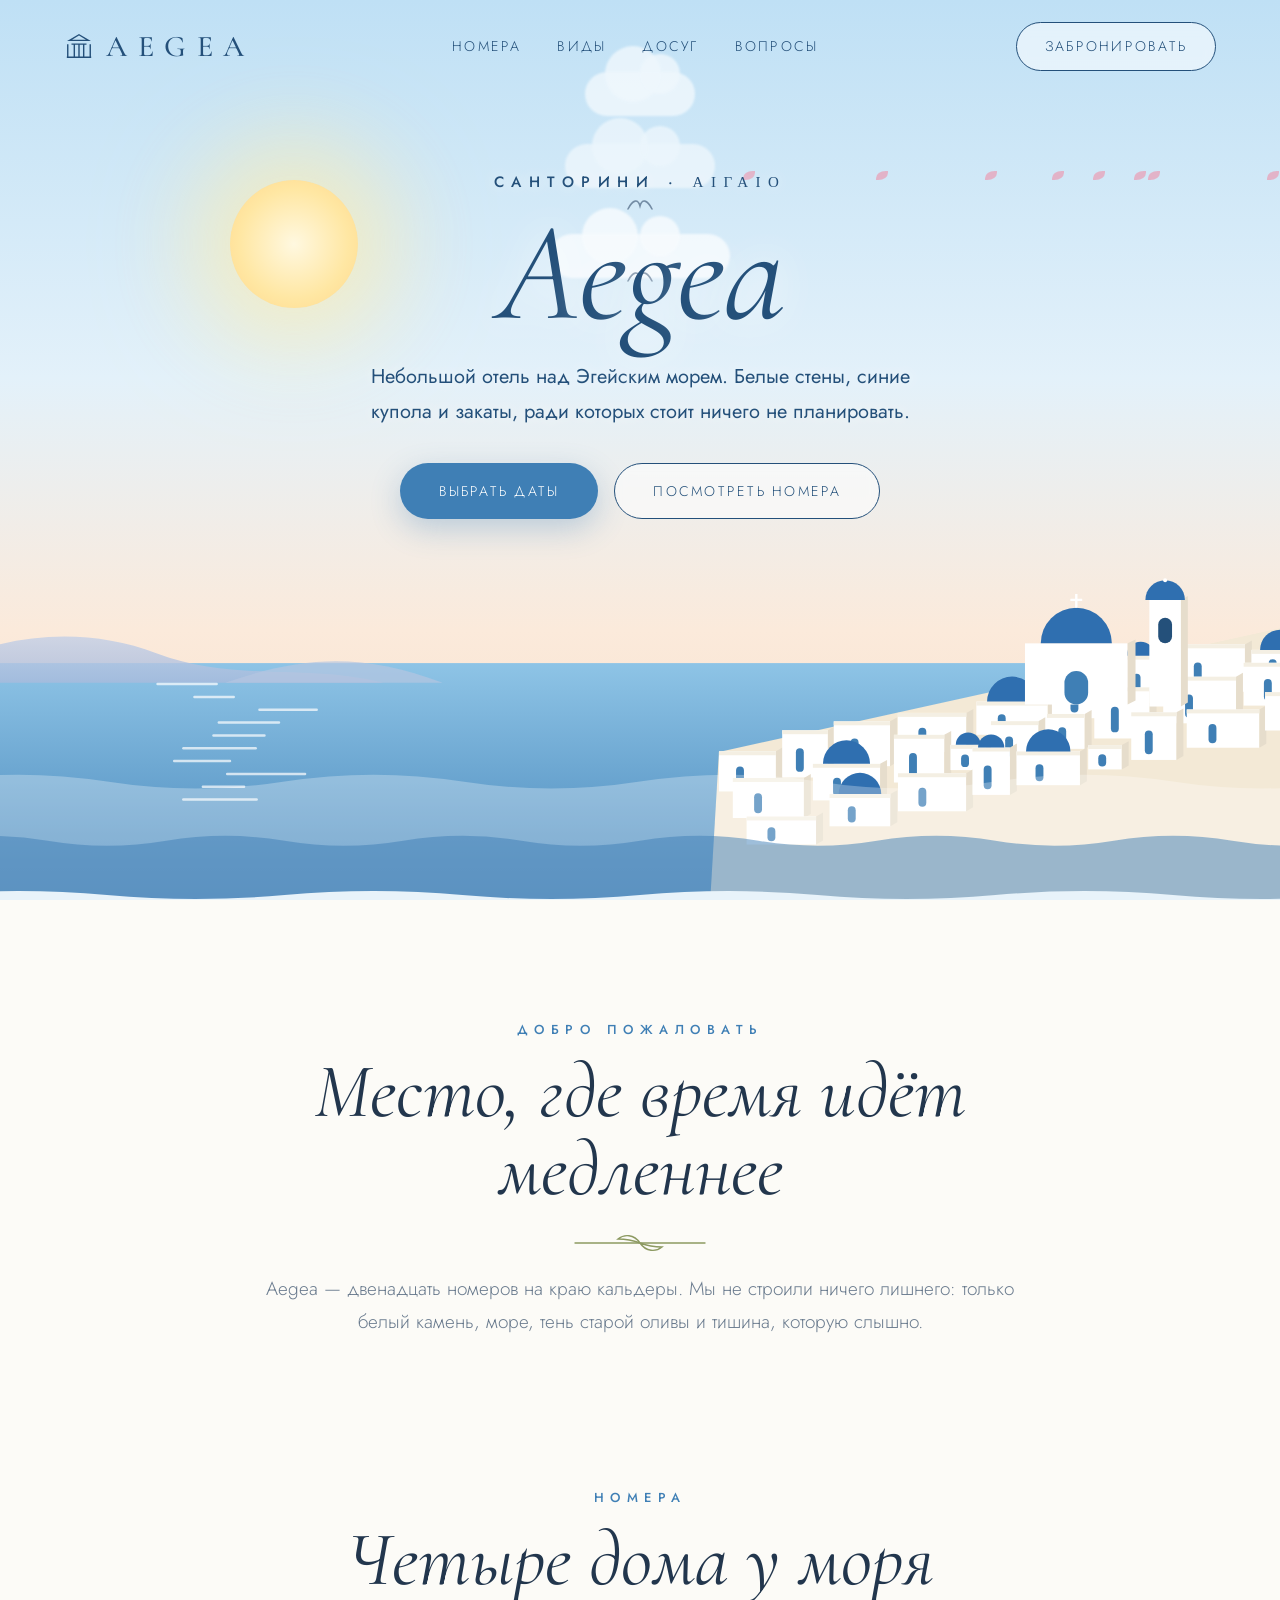
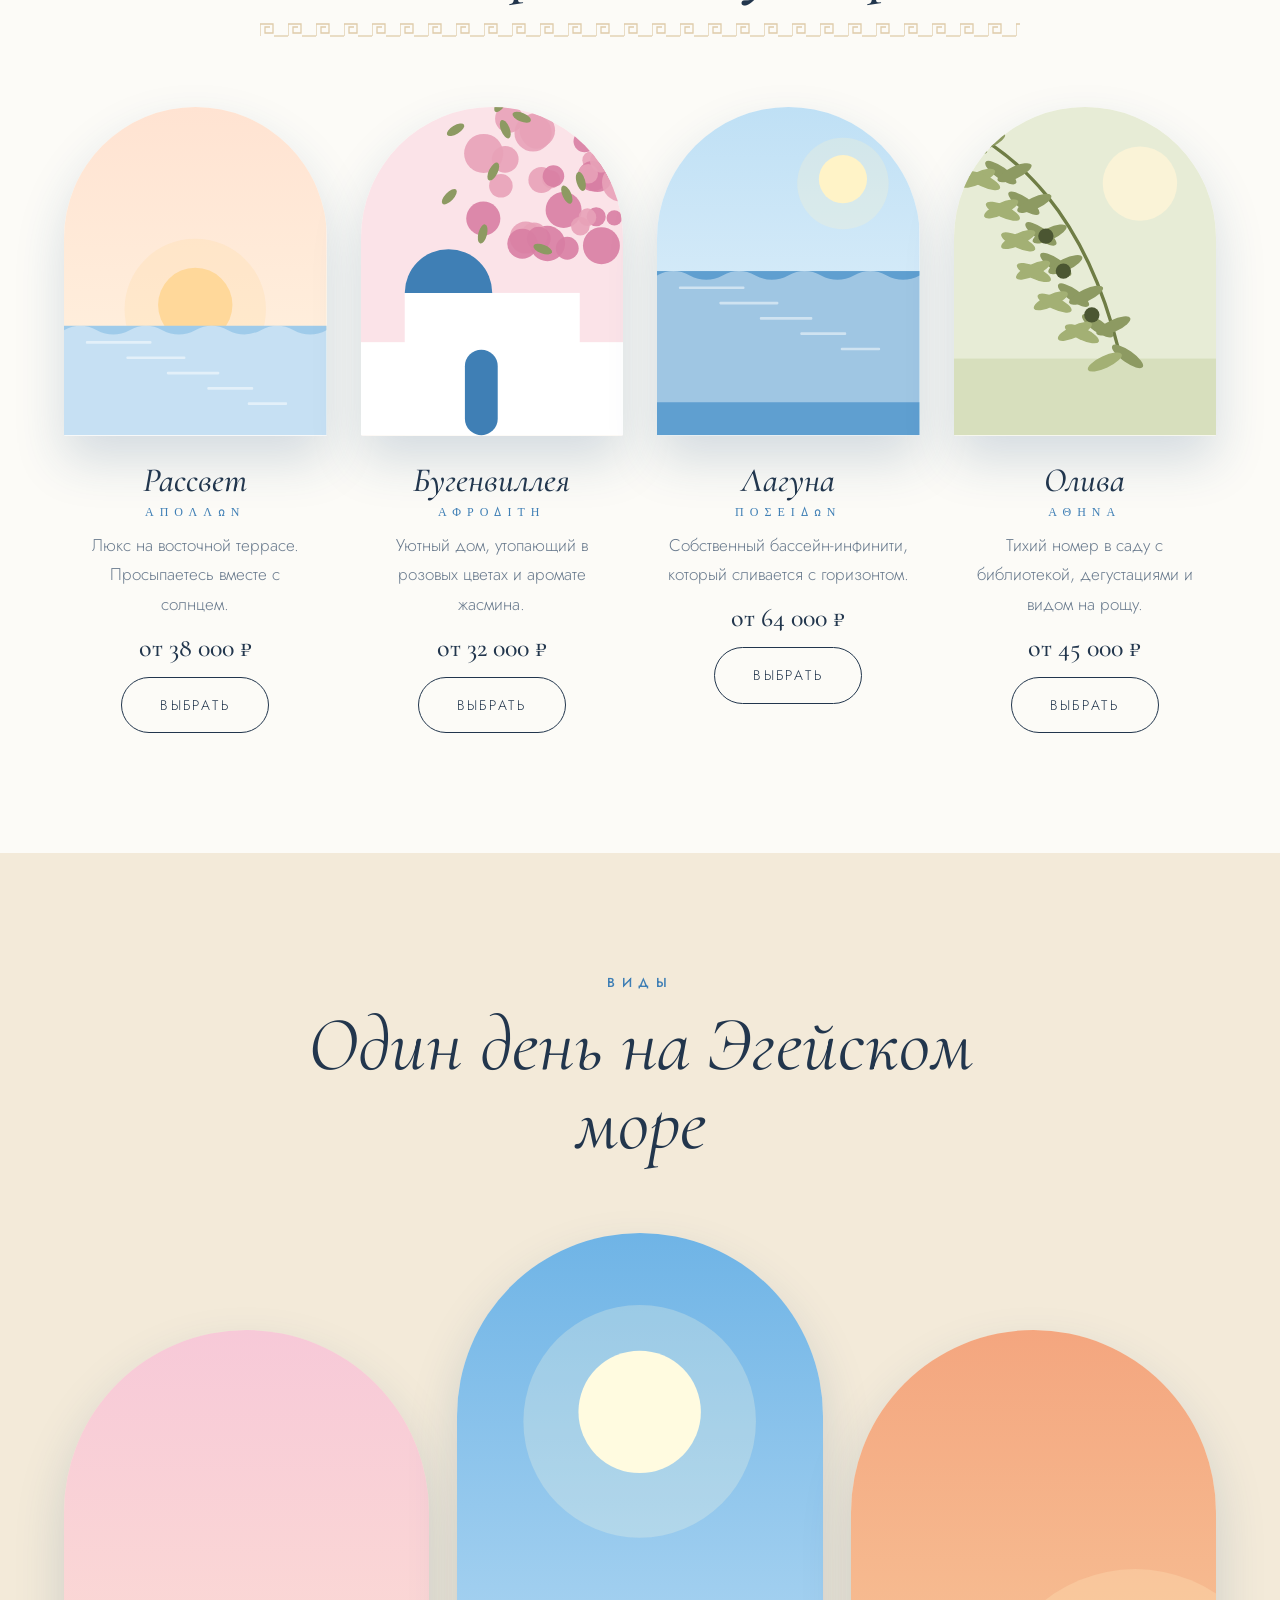
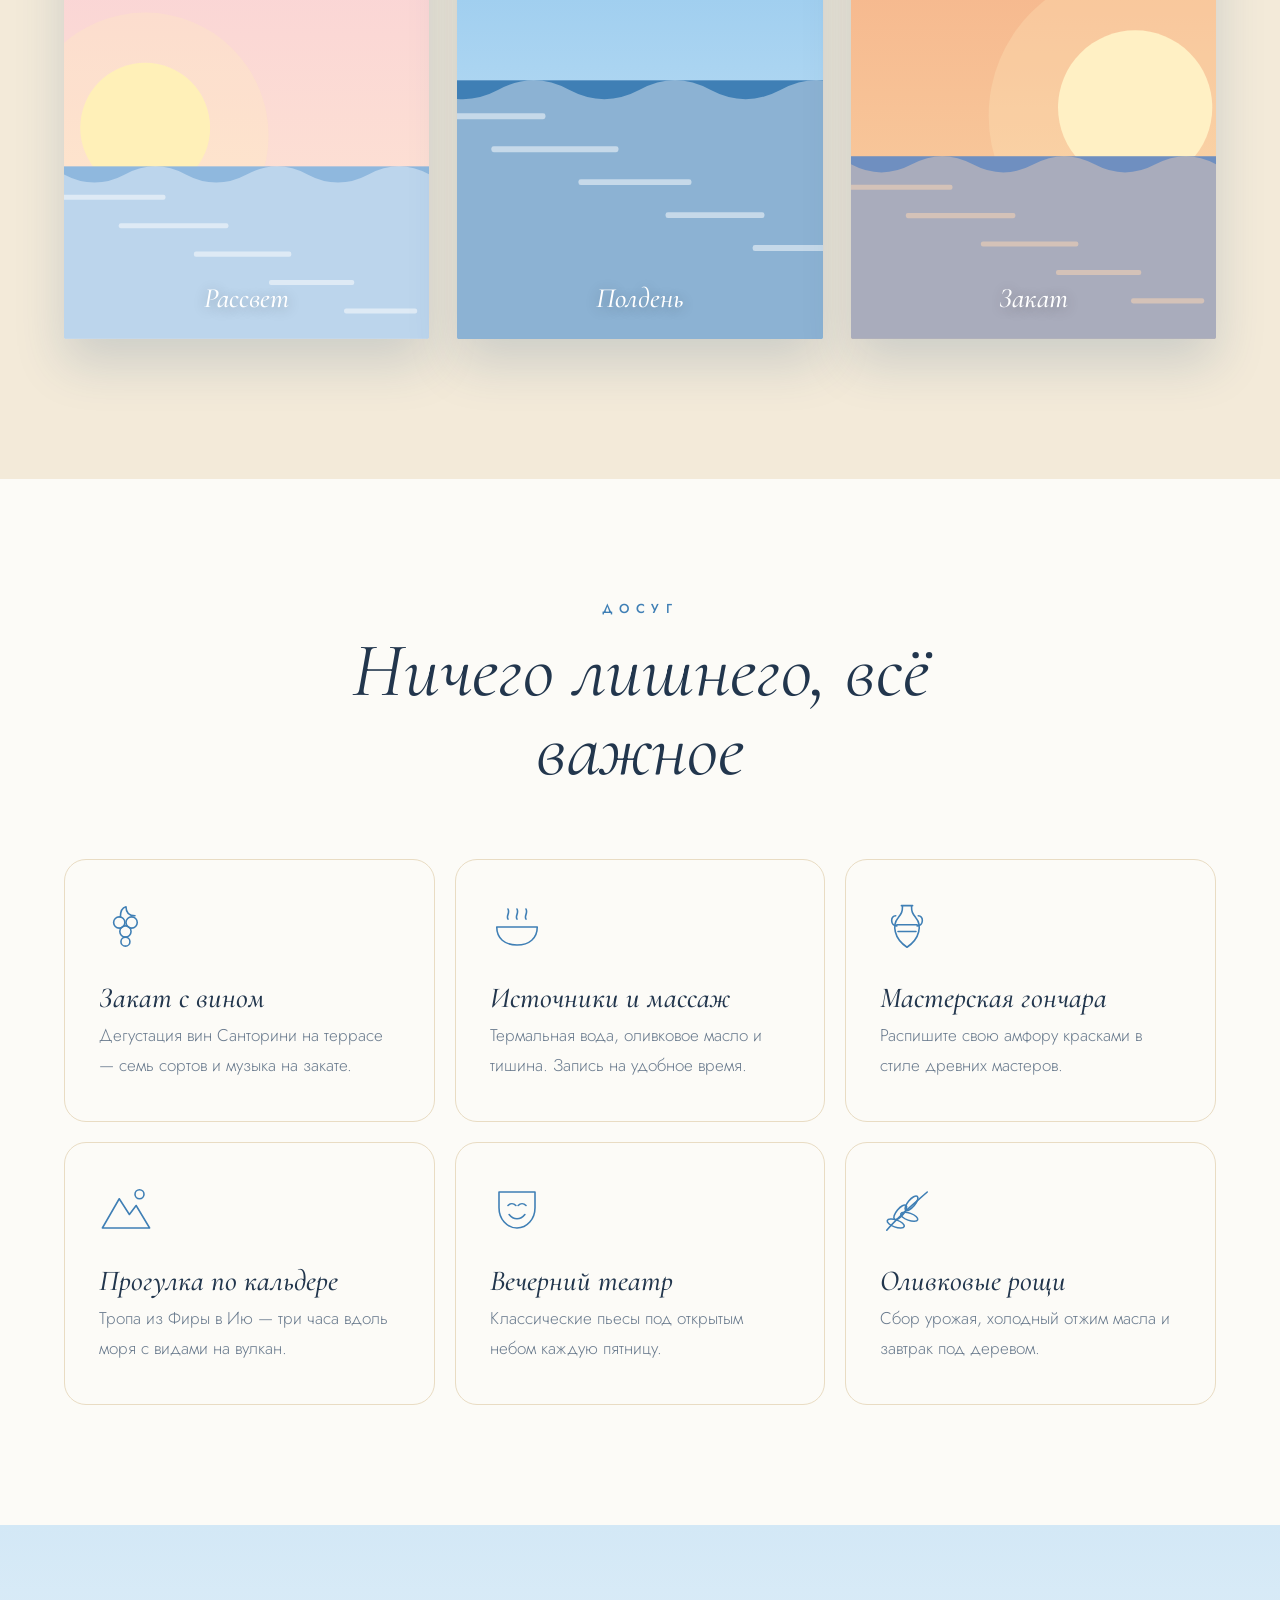
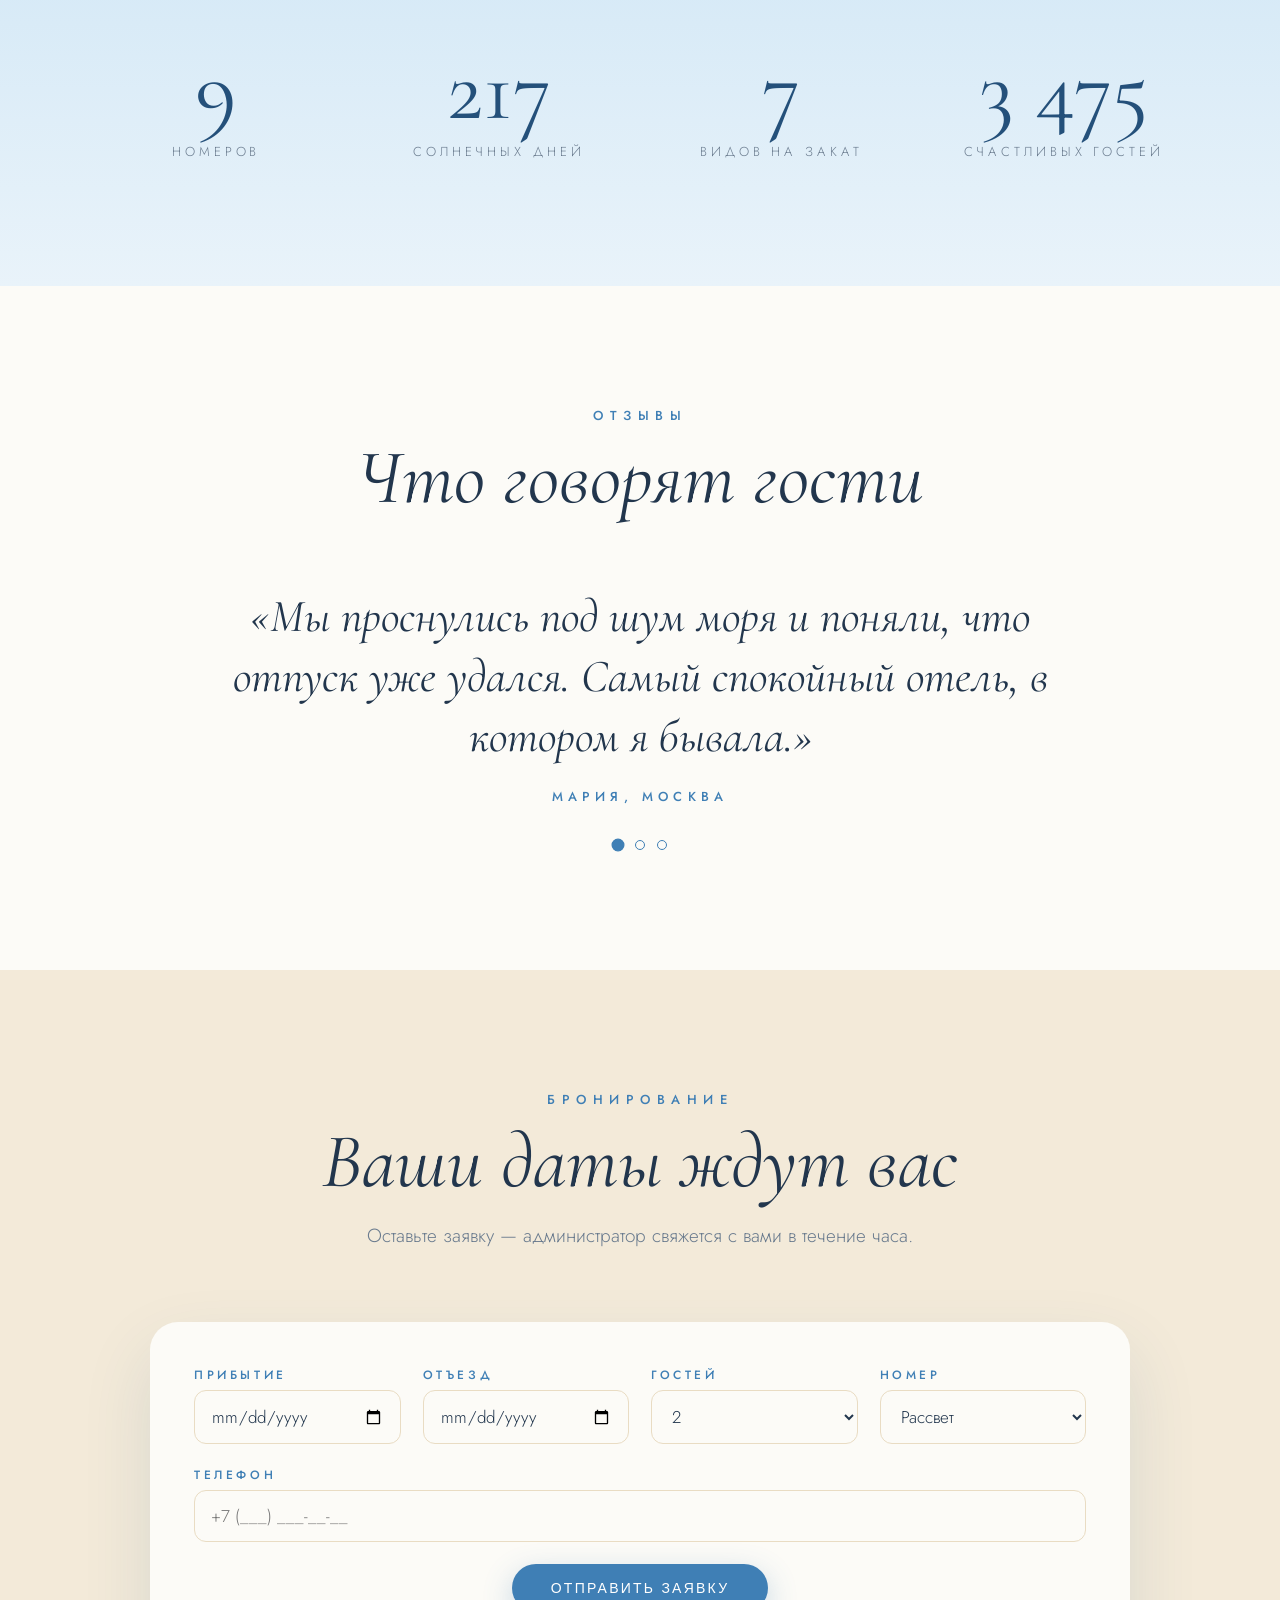
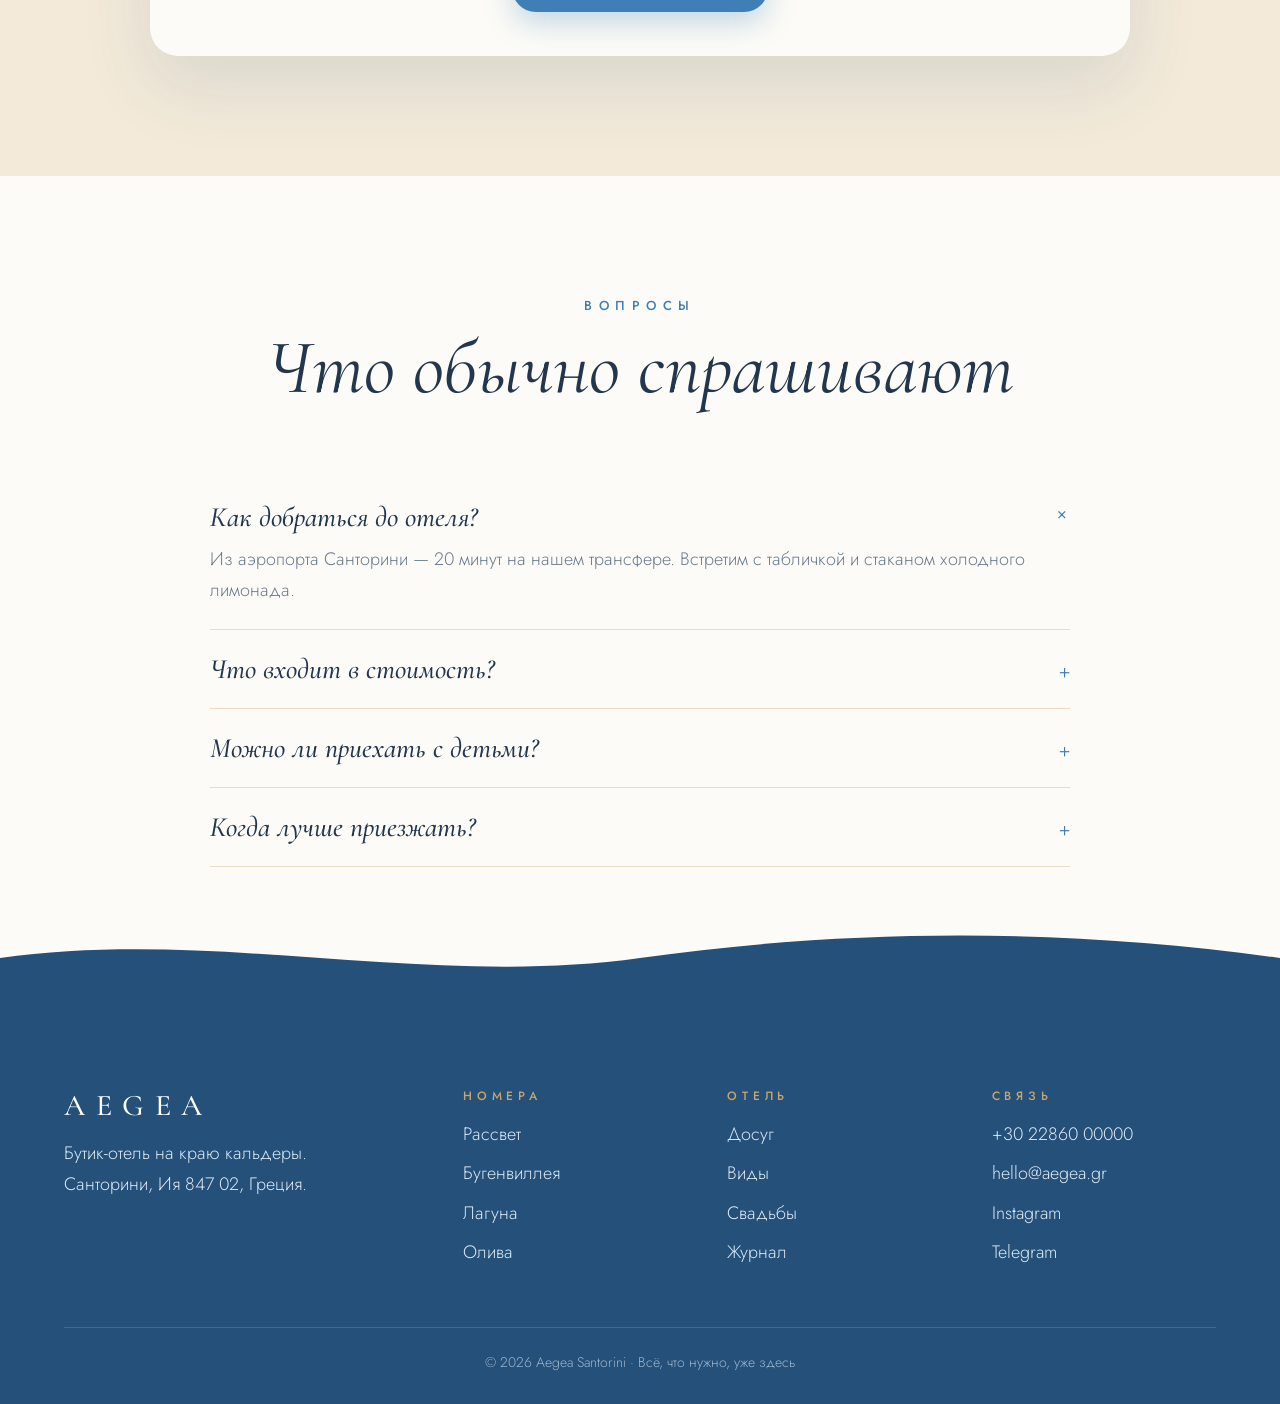
<file: aegea/index.html>
<!doctype html>
<html lang="ru">
<head>
<meta charset="utf-8">
<meta name="viewport" content="width=device-width,initial-scale=1">
<title>Aegea — бутик-отель на Санторини</title>
<meta name="description" content="Aegea — небольшой отель на Санторини. Белые стены, синие купола, тишина и закаты над Эгейским морем.">
<link rel="preconnect" href="https://fonts.googleapis.com">
<link href="https://fonts.googleapis.com/css2?family=Cormorant+Garamond:ital,wght@0,400;0,500;0,600;1,400;1,500&family=Jost:wght@300;400;500&display=swap" rel="stylesheet">
<style>
:root{--white:#fcfbf7;--sand:#f3ead9;--sand2:#e9dcc3;--sea:#3f7fb5;--seaD:#24507a;--seaL:#d3e8f6;--pink:#e8a2b8;--olive:#8d9a62;--gold:#c8a56a;--ink:#22364d;--mut:#6a7b8e}
*{box-sizing:border-box;margin:0;padding:0}
html{scroll-behavior:smooth}
body{background:var(--white);color:var(--ink);font:300 18px/1.75 Jost,system-ui,sans-serif;overflow-x:hidden}
a{color:inherit;text-decoration:none}
.serif{font-family:'Cormorant Garamond',serif}
nav{position:fixed;top:0;left:0;right:0;z-index:50;display:flex;justify-content:space-between;align-items:center;padding:22px 5vw;transition:.5s;color:var(--seaD)}
nav.solid{background:rgba(252,251,247,.92);backdrop-filter:blur(12px);color:var(--ink);padding:14px 5vw;box-shadow:0 1px 0 rgba(34,54,77,.08)}
.brand{font:500 30px 'Cormorant Garamond';letter-spacing:.35em;display:flex;align-items:center;gap:12px}
.brand svg{width:30px;height:30px;stroke:currentColor;fill:none;stroke-width:1.5}
nav ul{display:flex;gap:36px;list-style:none;font-size:14px;letter-spacing:.16em;text-transform:uppercase}
nav ul a{position:relative;padding-bottom:4px}
nav ul a::after{content:"";position:absolute;left:0;bottom:0;height:1px;width:100%;background:currentColor;transform:scaleX(0);transition:transform .5s}
nav ul a:hover::after{transform:scaleX(1)}
@media(max-width:850px){nav ul{display:none}}
.btn{display:inline-block;padding:15px 38px;border-radius:99px;font-size:14px;letter-spacing:.16em;text-transform:uppercase;transition:.4s;cursor:pointer;border:1px solid transparent;background:var(--sea);color:#fff;box-shadow:0 10px 30px rgba(63,127,181,.3)}
.btn:hover{background:var(--seaD);transform:translateY(-3px);box-shadow:0 16px 36px rgba(36,80,122,.35)}
.btn.ghost{background:rgba(255,255,255,.55);border-color:var(--seaD);color:var(--seaD);box-shadow:none;backdrop-filter:blur(6px)}
.btn.ghost:hover{background:var(--seaD);color:#fff}
.btn.line{background:transparent;color:var(--ink);border-color:var(--ink);box-shadow:none}
.btn.line:hover{background:var(--ink);color:#fff}
/* hero */
.hero{position:relative;min-height:100vh;overflow:hidden;background:linear-gradient(#bfe0f5 0%,#e3f1fa 42%,#fbeadb 70%,#f7d9c4 100%);display:flex;flex-direction:column;align-items:center;justify-content:flex-start;text-align:center;color:var(--seaD);padding-top:19vh}
.sun{position:absolute;left:18%;top:20%;width:clamp(90px,10vw,150px);aspect-ratio:1;border-radius:50%;background:radial-gradient(circle,#fff8e0,#ffe7a3 60%,#ffd78a);box-shadow:0 0 90px 40px rgba(255,236,170,.65);animation:sunf 12s ease-in-out infinite}
@keyframes sunf{50%{transform:translate(18px,-12px);box-shadow:0 0 120px 56px rgba(255,236,170,.75)}}
.cloud{position:absolute;height:44px;border-radius:99px;background:rgba(255,255,255,.85);filter:blur(1px);animation:cl linear infinite}
.cloud::before,.cloud::after{content:"";position:absolute;background:inherit;border-radius:50%}
.cloud::before{width:56px;height:56px;left:18%;top:-26px}.cloud::after{width:40px;height:40px;left:50%;top:-18px}
@keyframes cl{from{transform:translateX(-30vw)}to{transform:translateX(130vw)}}
.bird{position:absolute;width:26px;fill:none;stroke:#5c7590;stroke-width:1.6;stroke-linecap:round;animation:fly linear infinite;opacity:.8}
.bird path{animation:flap .7s ease-in-out infinite alternate;transform-origin:center}
@keyframes fly{from{transform:translate(-10vw,0)}to{transform:translate(115vw,-8vh)}}
@keyframes flap{to{transform:scaleY(.55)}}
.scene{position:absolute;left:0;right:0;bottom:0;width:100%;height:68%;z-index:1}
.wv{animation:mvA 14s linear infinite}.wv.b{animation:mvB 9s linear infinite}
@keyframes mvA{to{transform:translateX(-720px)}}@keyframes mvB{to{transform:translateX(-480px)}}
.glint{animation:gl 3s ease-in-out infinite}
@keyframes gl{50%{opacity:.15}}
.hero .txt{position:relative;z-index:3;padding:0 5vw}
.hero .eb{font:500 15px Jost;letter-spacing:.5em;text-transform:uppercase;text-shadow:0 0 14px rgba(255,255,255,.9)}
.hero h1{font:400 clamp(60px,11vw,170px)/.95 'Cormorant Garamond';font-style:italic;margin:14px 0 18px;text-shadow:0 0 40px rgba(255,255,255,.95);letter-spacing:-.01em}
.hero h1 span{display:inline-block;opacity:0;transform:translateY(30px);animation:rise 1.6s cubic-bezier(.2,.8,.2,1) forwards}
@keyframes rise{to{opacity:1;transform:none}}
.hero p.l{max-width:560px;margin:0 auto 34px;font-size:20px;font-weight:400;text-shadow:0 0 14px rgba(255,255,255,.95)}
.hero .row{display:flex;gap:16px;justify-content:center;flex-wrap:wrap}
.petal{position:absolute;width:12px;height:9px;border-radius:80% 0 80% 0;background:var(--pink);opacity:.75;z-index:2;animation:pt linear infinite}
@keyframes pt{0%{transform:translate(0,-5vh) rotate(0)}100%{transform:translate(-30vw,100vh) rotate(540deg)}}
/* shared */
section{padding:120px 5vw;position:relative}
.head{text-align:center;max-width:760px;margin:0 auto 70px}
.head small{display:block;font:500 13px Jost;letter-spacing:.5em;text-transform:uppercase;color:var(--sea);margin-bottom:14px}
.head h2{font:400 clamp(40px,6vw,82px)/1.02 'Cormorant Garamond';font-style:italic}
.head p{color:var(--mut);margin-top:18px;font-size:19px}
.orn{display:block;margin:22px auto 0;width:150px;height:22px}
.orn *{fill:none;stroke:var(--olive);stroke-width:1.4;stroke-linecap:round}
.meander{height:14px;opacity:.55;background:url("data:image/svg+xml,%3Csvg xmlns='http://www.w3.org/2000/svg' width='28' height='14'%3E%3Cpath d='M0 13V1h13v9H5V4h5' fill='none' stroke='%23c8a56a' stroke-width='1.3'/%3E%3Cpath d='M14 13h14' fill='none' stroke='%23c8a56a' stroke-width='1.3'/%3E%3C/svg%3E") repeat-x}
.wavediv{display:block;width:100%;height:60px;margin-bottom:-1px}
/* suites */
.suites{display:grid;grid-template-columns:repeat(auto-fit,minmax(260px,1fr));gap:34px;max-width:1300px;margin:0 auto}
.suite{text-align:center;transition:transform .6s cubic-bezier(.2,.8,.2,1)}
.suite:hover{transform:translateY(-10px)}
.arch{aspect-ratio:4/5;border-radius:999px 999px 14px 14px;overflow:hidden;position:relative;box-shadow:0 24px 50px rgba(36,80,122,.18);margin-bottom:24px}
.arch svg{width:100%;height:100%;display:block;transition:transform 1.4s cubic-bezier(.2,.8,.2,1)}
.suite:hover .arch svg{transform:scale(1.07)}
.suite h3{font:500 34px 'Cormorant Garamond';font-style:italic}
.suite .gr{font:400 12px Jost;letter-spacing:.5em;color:var(--sea);margin:2px 0 10px}
.suite p{color:var(--mut);font-size:17px;padding:0 10px;margin-bottom:12px}
.suite b{display:block;font:500 26px 'Cormorant Garamond';margin-bottom:14px}
/* gallery */
.gal{background:var(--sand);padding-bottom:140px}
.gals{display:grid;grid-template-columns:repeat(3,1fr);gap:28px;max-width:1200px;margin:0 auto;align-items:end}
.gals .arch{aspect-ratio:3/5;margin:0}
.gals .arch:nth-child(2){aspect-ratio:3/5.8}
.gals figcaption{position:absolute;left:0;right:0;bottom:24px;text-align:center;color:#fff;font:italic 500 28px 'Cormorant Garamond';text-shadow:0 2px 14px rgba(0,0,0,.3)}
@media(max-width:800px){.gals{grid-template-columns:1fr 1fr}.gals .arch:nth-child(3){display:none}}
/* experiences */
.exp{display:grid;grid-template-columns:repeat(auto-fit,minmax(300px,1fr));gap:20px;max-width:1250px;margin:0 auto}
.ex{padding:40px 34px;background:var(--white);border:1px solid var(--sand2);border-radius:22px;transition:.5s}
.ex:hover{background:var(--seaL);border-color:var(--seaL);transform:translateY(-6px)}
.ex svg{width:54px;height:54px;fill:none;stroke:var(--sea);stroke-width:1.4;stroke-linecap:round;stroke-linejoin:round;margin-bottom:16px}
.ex:hover svg{animation:bob 1.6s ease-in-out infinite}
@keyframes bob{50%{transform:translateY(-5px)}}
.ex h3{font:500 29px 'Cormorant Garamond';font-style:italic;margin-bottom:6px}
.ex p{color:var(--mut);font-size:17px}
/* numbers */
.num{background:linear-gradient(var(--seaL),#e9f3fa);text-align:center}
.nums{display:grid;grid-template-columns:repeat(auto-fit,minmax(200px,1fr));gap:30px;max-width:1100px;margin:0 auto}
.nums b{display:block;font:400 clamp(54px,7vw,92px)/1 'Cormorant Garamond';color:var(--seaD)}
.nums span{font-size:13px;letter-spacing:.3em;text-transform:uppercase;color:var(--mut)}
/* quotes */
.say{max-width:860px;margin:0 auto;text-align:center;min-height:200px}
.say p{font:italic 400 clamp(28px,3.6vw,46px)/1.3 'Cormorant Garamond';animation:fi 1s}
.say small{display:block;margin-top:20px;font:500 13px Jost;letter-spacing:.4em;text-transform:uppercase;color:var(--sea)}
@keyframes fi{from{opacity:0;transform:translateY(14px)}}
.dots{display:flex;justify-content:center;gap:12px;margin-top:34px}
.dots i{width:10px;height:10px;border-radius:50%;border:1px solid var(--sea);cursor:pointer;transition:.4s}
.dots i.on{background:var(--sea);transform:scale(1.3)}
/* booking */
.book{background:var(--sand)}
.form{max-width:980px;margin:0 auto;background:var(--white);border-radius:28px;padding:44px;display:grid;grid-template-columns:repeat(auto-fit,minmax(200px,1fr));gap:22px;box-shadow:0 30px 70px rgba(36,80,122,.12)}
.form label{font:500 12px Jost;letter-spacing:.3em;text-transform:uppercase;color:var(--sea);display:block;margin-bottom:6px}
.form input,.form select{width:100%;padding:13px 16px;font:300 17px Jost;border:1px solid var(--sand2);border-radius:12px;background:var(--white);color:var(--ink);outline:0;transition:.3s}
.form input:focus,.form select:focus{border-color:var(--sea);box-shadow:0 0 0 4px var(--seaL)}
.form .btn{grid-column:1/-1;justify-self:center}
/* faq */
.faq{max-width:860px;margin:0 auto}
.faq details{border-bottom:1px solid var(--sand2);padding:22px 0}
.faq summary{cursor:pointer;font:500 28px 'Cormorant Garamond';font-style:italic;list-style:none;display:flex;justify-content:space-between;gap:20px}
.faq summary::after{content:"+";color:var(--sea);transition:transform .5s}
.faq details[open] summary::after{transform:rotate(135deg)}
.faq p{color:var(--mut);padding-top:10px}
footer{background:var(--seaD);color:#dbe9f5;padding:40px 5vw 30px;position:relative}
.fg{display:grid;grid-template-columns:1.6fr repeat(3,1fr);gap:40px;max-width:1250px;margin:60px auto 0}
@media(max-width:800px){.fg{grid-template-columns:1fr 1fr}}
footer h5{font:500 12px Jost;letter-spacing:.4em;text-transform:uppercase;color:var(--gold);margin-bottom:14px}
footer li{list-style:none;margin:8px 0}footer li a:hover{color:#fff}
.copy{text-align:center;margin-top:50px;color:#9db6cf;font-size:14px;border-top:1px solid rgba(255,255,255,.14);padding-top:22px;max-width:1250px;margin-inline:auto}
.rv{opacity:0;transform:translateY(40px);transition:1.2s cubic-bezier(.2,.8,.2,1)}.rv.on{opacity:1;transform:none}
</style>
</head>
<body>
<nav id="nav"><a class="brand" href="#"><svg viewBox="0 0 32 32"><path d="M4 28V14M28 28V14M8 14h16M6 10h20M16 4l10 6H6zM11 14v14M16 14v14M21 14v14M3 28h26"/></svg>AEGEA</a>
<ul><li><a href="#suites">Номера</a></li><li><a href="#gal">Виды</a></li><li><a href="#exp">Досуг</a></li><li><a href="#faq">Вопросы</a></li></ul>
<a class="btn ghost" href="#book" style="padding:11px 28px">Забронировать</a></nav>

<header class="hero" id="hero">
  <div class="sun"></div>
  <svg class="scene" id="scene" viewBox="0 0 1440 620" preserveAspectRatio="xMidYMax slice"></svg>
  <div class="txt">
    <div class="eb">Санторини · ΑΙΓΑΙΟ</div>
    <h1 id="h1"></h1>
    <p class="l">Небольшой отель над Эгейским морем. Белые стены, синие купола и закаты, ради которых стоит ничего не планировать.</p>
    <div class="row"><a class="btn" href="#book">Выбрать даты</a><a class="btn ghost" href="#suites">Посмотреть номера</a></div>
  </div>
</header>

<section id="intro" style="padding-bottom:60px">
  <div class="head rv"><small>Добро пожаловать</small><h2>Место, где время идёт медленнее</h2>
  <svg class="orn" viewBox="0 0 150 22"><path d="M10 11h130"/><path d="M75 11c-6-9-16-9-22-4 8 0 14 1 22 4zM75 11c6 9 16 9 22 4-8 0-14-1-22-4z"/></svg>
  <p>Aegea — двенадцать номеров на краю кальдеры. Мы не строили ничего лишнего: только белый камень, море, тень старой оливы и тишина, которую слышно.</p></div>
</section>

<section id="suites" style="padding-top:20px">
  <div class="head rv"><small>Номера</small><h2>Четыре дома у моря</h2><div class="meander" style="margin-top:24px"></div></div>
  <div class="suites">
    <article class="suite rv"><div class="arch" data-s="sunrise"></div><h3>Рассвет</h3><div class="gr">ΑΠΟΛΛΩΝ</div><p>Люкс на восточной террасе. Просыпаетесь вместе с солнцем.</p><b>от 38 000 ₽</b><a class="btn line" href="#book">Выбрать</a></article>
    <article class="suite rv"><div class="arch" data-s="bloom"></div><h3>Бугенвиллея</h3><div class="gr">ΑΦΡΟΔΙΤΗ</div><p>Уютный дом, утопающий в розовых цветах и аромате жасмина.</p><b>от 32 000 ₽</b><a class="btn line" href="#book">Выбрать</a></article>
    <article class="suite rv"><div class="arch" data-s="sea"></div><h3>Лагуна</h3><div class="gr">ΠΟΣΕΙΔΩΝ</div><p>Собственный бассейн-инфинити, который сливается с горизонтом.</p><b>от 64 000 ₽</b><a class="btn line" href="#book">Выбрать</a></article>
    <article class="suite rv"><div class="arch" data-s="olive"></div><h3>Олива</h3><div class="gr">ΑΘΗΝΑ</div><p>Тихий номер в саду с библиотекой, дегустациями и видом на рощу.</p><b>от 45 000 ₽</b><a class="btn line" href="#book">Выбрать</a></article>
  </div>
</section>

<section class="gal" id="gal">
  <div class="head rv"><small>Виды</small><h2>Один день на Эгейском море</h2></div>
  <div class="gals">
    <figure class="arch rv" data-g="dawn" style="position:relative"><figcaption>Рассвет</figcaption></figure>
    <figure class="arch rv" data-g="noon" style="position:relative"><figcaption>Полдень</figcaption></figure>
    <figure class="arch rv" data-g="dusk" style="position:relative"><figcaption>Закат</figcaption></figure>
  </div>
</section>

<section id="exp">
  <div class="head rv"><small>Досуг</small><h2>Ничего лишнего, всё важное</h2></div>
  <div class="exp" id="expgrid"></div>
</section>

<section class="num" id="num">
  <div class="nums">
    <div class="rv"><b data-n="12">0</b><span>номеров</span></div><div class="rv"><b data-n="300">0</b><span>солнечных дней</span></div><div class="rv"><b data-n="9">0</b><span>видов на закат</span></div><div class="rv"><b data-n="4800">0</b><span>счастливых гостей</span></div>
  </div>
</section>

<section>
  <div class="head rv"><small>Отзывы</small><h2>Что говорят гости</h2></div>
  <div class="say" id="say"></div><div class="dots" id="dots"></div>
</section>

<section class="book" id="book">
  <div class="head rv"><small>Бронирование</small><h2>Ваши даты ждут вас</h2><p>Оставьте заявку — администратор свяжется с вами в течение часа.</p></div>
  <form class="form rv" onsubmit="event.preventDefault();this.innerHTML='<h3 style=\'font:italic 500 38px Cormorant Garamond;grid-column:1/-1;text-align:center\'>Спасибо! Мы скоро свяжемся с вами.</h3>'">
    <div><label>Прибытие</label><input type="date" required></div><div><label>Отъезд</label><input type="date" required></div>
    <div><label>Гостей</label><select><option>1</option><option selected>2</option><option>3</option><option>4</option></select></div>
    <div><label>Номер</label><select><option>Рассвет</option><option>Бугенвиллея</option><option>Лагуна</option><option>Олива</option></select></div>
    <div style="grid-column:1/-1"><label>Телефон</label><input type="tel" placeholder="+7 (___) ___-__-__" required></div>
    <button class="btn">Отправить заявку</button>
  </form>
</section>

<section id="faq">
  <div class="head rv"><small>Вопросы</small><h2>Что обычно спрашивают</h2></div>
  <div class="faq rv">
    <details open><summary>Как добраться до отеля?</summary><p>Из аэропорта Санторини — 20 минут на нашем трансфере. Встретим с табличкой и стаканом холодного лимонада.</p></details>
    <details><summary>Что входит в стоимость?</summary><p>Завтрак на террасе, трансфер из аэропорта и порта, доступ к бассейну и велосипеды. Ужины и экскурсии — по желанию.</p></details>
    <details><summary>Можно ли приехать с детьми?</summary><p>Да, мы рады семьям. Для детей есть кроватки, детское меню и специальная программа в саду.</p></details>
    <details><summary>Когда лучше приезжать?</summary><p>С мая по октябрь — тепло и сухо. Самые тихие и красивые закаты — в сентябре.</p></details>
  </div>
</section>

<footer>
  <svg class="wavediv" viewBox="0 0 1440 60" preserveAspectRatio="none" style="position:absolute;left:0;right:0;top:-59px"><path d="M0 30C240 0 480 60 720 30S1200 0 1440 30V60H0z" fill="#24507a"/></svg>
  <div class="fg">
    <div><div class="brand" style="color:#fff;margin-bottom:14px">AEGEA</div><p style="max-width:300px">Бутик-отель на краю кальдеры. Санторини, Ия 847 02, Греция.</p></div>
    <div><h5>Номера</h5><ul><li><a href="#suites">Рассвет</a></li><li><a href="#suites">Бугенвиллея</a></li><li><a href="#suites">Лагуна</a></li><li><a href="#suites">Олива</a></li></ul></div>
    <div><h5>Отель</h5><ul><li><a href="#exp">Досуг</a></li><li><a href="#gal">Виды</a></li><li><a href="#">Свадьбы</a></li><li><a href="#">Журнал</a></li></ul></div>
    <div><h5>Связь</h5><ul><li>+30 22860 00000</li><li>hello@aegea.gr</li><li><a href="#">Instagram</a></li><li><a href="#">Telegram</a></li></ul></div>
  </div>
  <div class="copy">© 2026 Aegea Santorini · Всё, что нужно, уже здесь</div>
</footer>

<script>
const $=s=>document.querySelector(s),$$=s=>[...document.querySelectorAll(s)];
/* title */
$('#h1').innerHTML=[...'Aegea'].map((c,i)=>`<span style="animation-delay:${.2+i*.14}s">${c}</span>`).join('');
/* nav */
const nav=$('#nav');addEventListener('scroll',()=>nav.classList.toggle('solid',scrollY>60),{passive:true});
/* ---------- hero scene ---------- */
const R=(()=>{let s=11;return()=>(s=(s*16807)%2147483647)/2147483647})();
function wave(amp,len,w,fill,y,cls){let d=`M0 30 q ${len/4} ${-amp} ${len/2} 0`;for(let i=0;i<w/(len/2);i++)d+=` t ${len/2} 0`;d+=` V160 H0z`;return`<g transform="translate(0,${y})"><g class="wv ${cls||''}"><path d="${d}" fill="${fill}"/></g></g>`}
function village(){let h='';const slope=x=>470-(x-800)*.22;
 for(let row=0;row<3;row++){let x=800+row*14;while(x<1440){const w=34+R()*40,ht=24+R()*30,y=slope(x)+row*30-ht+40;
  h+=`<rect x="${x}" y="${y}" width="${w}" height="${ht}" fill="#fff"/><polygon points="${x+w},${y} ${x+w+7},${y-4} ${x+w+7},${y+ht-4} ${x+w},${y+ht}" fill="#e6ddcc"/><rect x="${x+w*.3}" y="${y+ht*.38}" width="8" height="${ht*.5}" rx="4" fill="#3f7fb5"/><rect x="${x}" y="${y}" width="${w}" height="4" fill="#f4efe3"/>`;
  if(R()>.8)h+=`<path d="M${x+w*.15} ${y} a${w*.35} ${w*.35} 0 0 1 ${w*.7} 0z" fill="#2f6fb0"/>`;x+=w+4+R()*10}}
 h+=`<rect x="1110" y="360" width="104" height="62" fill="#fff"/><polygon points="1214,360 1222,356 1222,418 1214,422" fill="#e6ddcc"/><path d="M1126 360a36 36 0 0 1 72 0z" fill="#2f6fb0"/><path d="M1162 324v-14M1156 316h12" stroke="#fff" stroke-width="2.4" fill="none"/><rect x="1150" y="388" width="24" height="34" rx="12" fill="#3f7fb5"/>
 <rect x="1236" y="316" width="32" height="108" fill="#fff"/><polygon points="1268,316 1275,312 1275,420 1268,424" fill="#e6ddcc"/><path d="M1232 316a20 20 0 0 1 40 0z" fill="#2f6fb0"/><rect x="1245" y="334" width="14" height="26" rx="7" fill="#24507a"/><circle cx="1252" cy="296" r="2" fill="#fff"/>`;
 return h}
$('#scene').innerHTML=`<defs><linearGradient id="sea" x1="0" y1="0" x2="0" y2="1"><stop offset="0" stop-color="#8ec4e6"/><stop offset="1" stop-color="#3f7fb5"/></linearGradient><linearGradient id="isl" x1="0" y1="0" x2="0" y2="1"><stop offset="0" stop-color="#c3cfe6"/><stop offset="1" stop-color="#a9bbdc"/></linearGradient></defs>
<rect y="380" width="1440" height="260" fill="url(#sea)"/>
<path d="M-20 400C60 350 150 340 230 370S380 380 460 400z" fill="url(#isl)" opacity=".8"/>
<path d="M300 400C380 372 440 370 520 400z" fill="#b6c7e2" opacity=".7"/>
<g fill="#fff" opacity=".7">${Array.from({length:10},(_,i)=>`<rect class="glint" style="animation-delay:${i*.35}s" x="${230+R()*120}" y="${400+i*13}" width="${40+R()*50}" height="2.5" rx="1.2"/>`).join('')}</g>
<path d="M790 640 L800 470 L1440 329 L1440 640z" fill="#f3e9d6"/>${village()}
${wave(14,360,2200,'rgba(255,255,255,.28)',470)}${wave(10,240,2200,'rgba(63,127,181,.5)',530,'b')}${wave(8,360,2200,'#e8f3fa',585)}`;
/* clouds, birds, petals */
[[8,'16%',150,60],[30,'8%',110,90],[58,'26%',180,75]].forEach(([d,t,w,s],i)=>{const c=document.createElement('div');c.className='cloud';c.style.cssText=`top:${t};width:${w}px;animation-duration:${s}s;animation-delay:${-i*25}s;opacity:${.6+i*.1}`;$('#hero').append(c)});
[['22%',38],['30%',52]].forEach(([t,s],i)=>{const b=document.createElementNS('http://www.w3.org/2000/svg','svg');b.setAttribute('viewBox','0 0 26 14');b.classList.add('bird');b.innerHTML='<path d="M1 11C6 1 11 1 13 8 15 1 20 1 25 11"/>';b.style.cssText=`top:${t};animation-duration:${s}s;animation-delay:${-i*14}s`;$('#hero').append(b)});
for(let i=0;i<8;i++){const p=document.createElement('i');p.className='petal';p.style.cssText=`left:${40+Math.random()*60}%;animation-duration:${14+Math.random()*10}s;animation-delay:${-Math.random()*20}s`;$('#hero').append(p)}
/* ---------- arch scenes ---------- */
function sky(c1,c2,sx,sy,sr,sc,s1,s2,hy){return`<svg viewBox="0 0 240 300" preserveAspectRatio="xMidYMid slice"><defs><linearGradient id="k${sx}${sy}" x1="0" y1="0" x2="0" y2="1"><stop offset="0" stop-color="${c1}"/><stop offset="1" stop-color="${c2}"/></linearGradient></defs>
<rect width="240" height="300" fill="url(#k${sx}${sy})"/><circle cx="${sx}" cy="${sy}" r="${sr*1.9}" fill="${sc}" opacity=".25"/><circle cx="${sx}" cy="${sy}" r="${sr}" fill="${sc}"><animate attributeName="cy" values="${sy};${sy-8};${sy}" dur="9s" repeatCount="indefinite"/></circle>
<rect y="${hy}" width="240" height="${300-hy}" fill="${s1}"/><g opacity=".5" fill="${s2}">${[0,1,2,3,4].map(i=>`<rect x="${20+i*37}" y="${hy+14+i*14}" width="${60-i*6}" height="2.5" rx="1"/>`).join('')}</g>
<g transform="translate(0,${hy})"><g class="wv b"><path d="${(()=>{let d='M0 4 q 15 -8 30 0';for(let i=0;i<24;i++)d+=' t 30 0';return d+' V120 H0z'})()}" fill="${s2}" opacity=".4"/></g></g></svg>`}
const SC={
 sunrise:()=>sky('#ffe3d2','#fff3e0',120,185,34,'#ffd89a','#9fcbea','#fff',200),
 sea:()=>sky('#bfe0f5','#e6f3fb',170,70,22,'#fff3c7','#5f9fd0','#fff',150),
 dawn:()=>sky('#f7c9d8','#ffe7d2',70,200,32,'#fff0b8','#8fb8de','#fff',215),
 noon:()=>sky('#6fb4e6','#cfe8f8',120,80,26,'#fffbe0','#3f7fb5','#fff',190),
 dusk:()=>sky('#f4a67f','#f9d3a4',170,190,38,'#fff0c4','#6f8fc0','#ffd7b5',210),
 bloom:()=>`<svg viewBox="0 0 240 300" preserveAspectRatio="xMidYMid slice"><rect width="240" height="300" fill="#fbe3e8"/><rect y="215" width="240" height="85" fill="#fff"/><rect x="40" y="170" width="160" height="130" fill="#fff"/><path d="M40 170a40 40 0 0 1 80 0z" fill="#3f7fb5"/><rect x="95" y="222" width="30" height="78" rx="15" fill="#3f7fb5"/>
 <g style="transform-origin:200px 20px;animation:sw 6s ease-in-out infinite alternate">${Array.from({length:34},()=>`<circle cx="${110+R()*130}" cy="${R()*130}" r="${7+R()*11}" fill="${R()>.5?'#e8a2b8':'#d97fa3'}" opacity=".9"/>`).join('')}${Array.from({length:10},()=>`<ellipse cx="${120+R()*120}" cy="${R()*130}" rx="9" ry="4" fill="#8d9a62" transform="rotate(${R()*180} 160 50)"/>`).join('')}</g></svg>`,
 olive:()=>`<svg viewBox="0 0 240 300" preserveAspectRatio="xMidYMid slice"><rect width="240" height="300" fill="#e7ecd6"/><circle cx="170" cy="70" r="34" fill="#fff6d8" opacity=".8"/><rect y="230" width="240" height="70" fill="#d7dfbd"/>
 <g style="transform-origin:20px 20px;animation:sw 7s ease-in-out infinite alternate"><path d="M-10 10C60 40 120 100 150 220" fill="none" stroke="#6f7d45" stroke-width="3"/>${Array.from({length:16},(_,i)=>{const t=i/15,x=-10+t*160+Math.sin(t*6)*10,y=10+t*210;return`<ellipse cx="${x+14}" cy="${y}" rx="17" ry="5.5" fill="#8d9a62" transform="rotate(${-25+i%2*60} ${x} ${y})"/><ellipse cx="${x-14}" cy="${y+8}" rx="17" ry="5.5" fill="#a3b074" transform="rotate(${25-i%2*50} ${x} ${y})"/>`}).join('')}${[[100,150],[126,190],[84,118]].map(([x,y])=>`<circle cx="${x}" cy="${y}" r="7" fill="#4b5632"/>`).join('')}</g></svg>`
};
const st=document.createElement('style');st.textContent='@keyframes sw{to{transform:rotate(3.5deg)}}';document.head.append(st);
$$('[data-s]').forEach(e=>e.innerHTML=SC[e.dataset.s]());
$$('[data-g]').forEach(e=>e.insertAdjacentHTML('afterbegin',SC[e.dataset.g]()));
/* ---------- experiences ---------- */
const IC={
 grape:'<svg viewBox="0 0 48 48"><circle cx="18" cy="20" r="5"/><circle cx="29" cy="20" r="5"/><circle cx="23.5" cy="28" r="5"/><circle cx="14" cy="29" r="0"/><circle cx="23.5" cy="37" r="4"/><path d="M24 6c0 5 3 8 8 8M24 6c-4 1-5 4-5 9"/></svg>',
 bath:'<svg viewBox="0 0 48 48"><path d="M6 24h36c0 10-7 16-18 16S6 34 6 24z"/><path d="M16 17c-2-3 2-5 0-9M24 17c-2-3 2-5 0-9M32 17c-2-3 2-5 0-9"/></svg>',
 amphora:'<svg viewBox="0 0 48 48"><path d="M19 5h10M20 5c0 6-1 7-4 11-5 6-4 18 8 26 12-8 13-20 8-26-3-4-4-5-4-11"/><path d="M15 22h18M16 28h16"/><path d="M14 14c-5 0-5 9 1 9M34 14c5 0 5 9-1 9"/></svg>',
 mount:'<svg viewBox="0 0 48 48"><path d="M3 40 18 14l9 14 6-8 12 20z"/><circle cx="36" cy="10" r="4"/></svg>',
 theatre:'<svg viewBox="0 0 48 48"><path d="M8 8h32v14c0 10-7 18-16 18S8 32 8 22z"/><path d="M16 20c2-2 5-2 7 0M25 20c2-2 5-2 7 0M17 28c4 5 10 5 14 0"/></svg>',
 olive:'<svg viewBox="0 0 48 48"><path d="M6 42C16 30 26 22 42 8"/><ellipse cx="18" cy="26" rx="8" ry="3.2" transform="rotate(-50 18 26)"/><ellipse cx="28" cy="18" rx="8" ry="3.2" transform="rotate(-50 28 18)"/><ellipse cx="14" cy="36" rx="8" ry="3.2" transform="rotate(20 14 36)"/><ellipse cx="26" cy="30" rx="8" ry="3.2" transform="rotate(20 26 30)"/></svg>'};
const EX=[['grape','Закат с вином','Дегустация вин Санторини на террасе — семь сортов и музыка на закате.'],['bath','Источники и массаж','Термальная вода, оливковое масло и тишина. Запись на удобное время.'],['amphora','Мастерская гончара','Распишите свою амфору красками в стиле древних мастеров.'],['mount','Прогулка по кальдере','Тропа из Фиры в Ию — три часа вдоль моря с видами на вулкан.'],['theatre','Вечерний театр','Классические пьесы под открытым небом каждую пятницу.'],['olive','Оливковые рощи','Сбор урожая, холодный отжим масла и завтрак под деревом.']];
$('#expgrid').innerHTML=EX.map(([i,t,p])=>`<div class="ex rv">${IC[i]}<h3>${t}</h3><p>${p}</p></div>`).join('');
/* ---------- quotes ---------- */
const Q=[['Мария, Москва','«Мы проснулись под шум моря и поняли, что отпуск уже удался. Самый спокойный отель, в котором я бывала.»'],['Иван, Санкт-Петербург','«Закат с террасы Бугенвиллеи — лучшее, что я видел за последние десять лет. Мы продлили поездку дважды.»'],['Елена и Павел, Казань','«Тишина, оливковое масло и белые стены. Здесь действительно хочется никуда не торопиться.»']];
let qi=0,qa=true;
function say(i){qi=i;$('#say').innerHTML=`<p>${Q[i][1]}</p><small>${Q[i][0]}</small>`;$$('#dots i').forEach((d,j)=>d.classList.toggle('on',i==j))}
$('#dots').innerHTML=Q.map((_,i)=>`<i data-i="${i}"></i>`).join('');$$('#dots i').forEach(d=>d.onclick=()=>{qa=false;say(+d.dataset.i)});
say(0);setInterval(()=>{if(qa)say((qi+1)%Q.length)},6500);
/* reveal + counters */
const io=new IntersectionObserver(es=>es.forEach(e=>{if(e.isIntersecting){e.target.classList.add('on');io.unobserve(e.target)}}),{threshold:.12});
$$('.rv').forEach((e,i)=>{e.style.transitionDelay=(i%4)*.1+'s';io.observe(e)});
const co=new IntersectionObserver(es=>es.forEach(e=>{if(!e.isIntersecting)return;$$('#num [data-n]').forEach(b=>{const n=+b.dataset.n,t0=performance.now();(function f(t){const p=Math.min(1,(t-t0)/2200);b.textContent=Math.round(n*(1-Math.pow(1-p,3))).toLocaleString('ru');if(p<1)requestAnimationFrame(f)})(t0)});co.disconnect()}),{threshold:.3});
co.observe($('#num'));
</script>
</body>
</html>
</file>
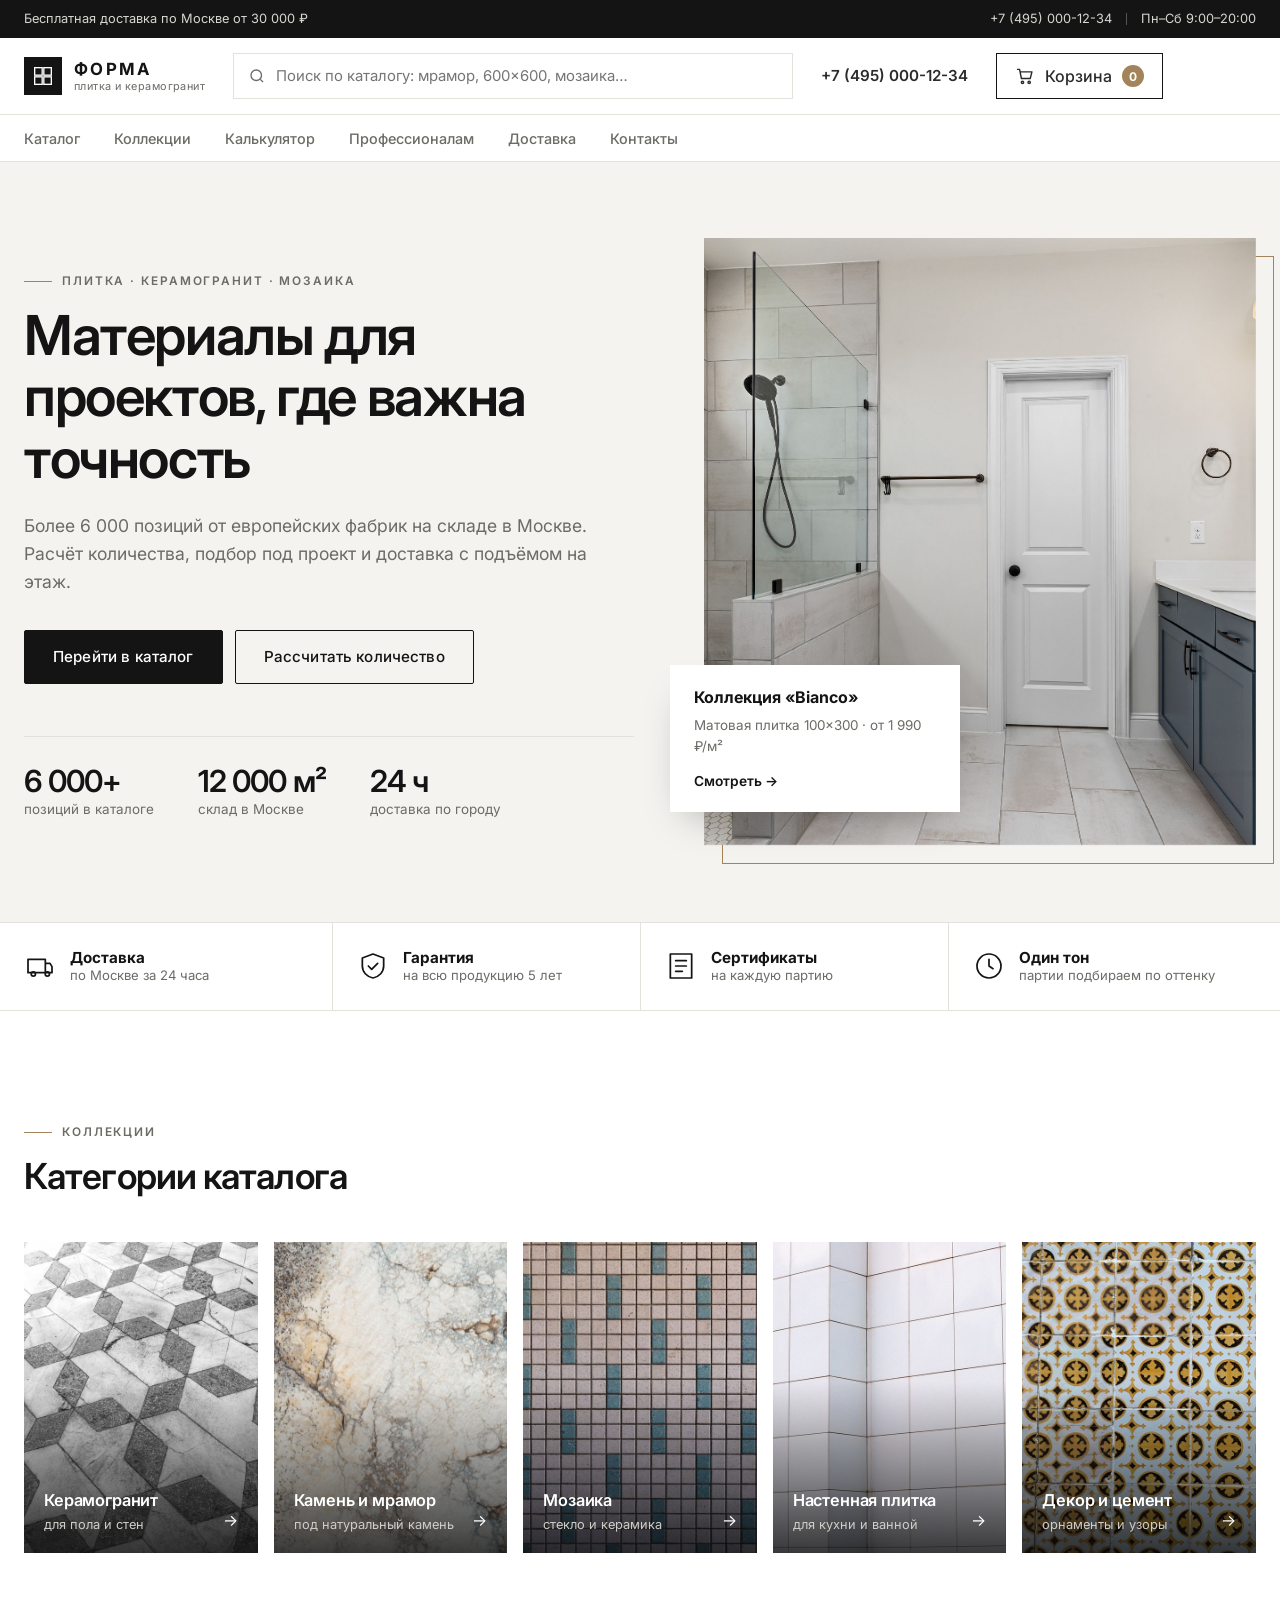
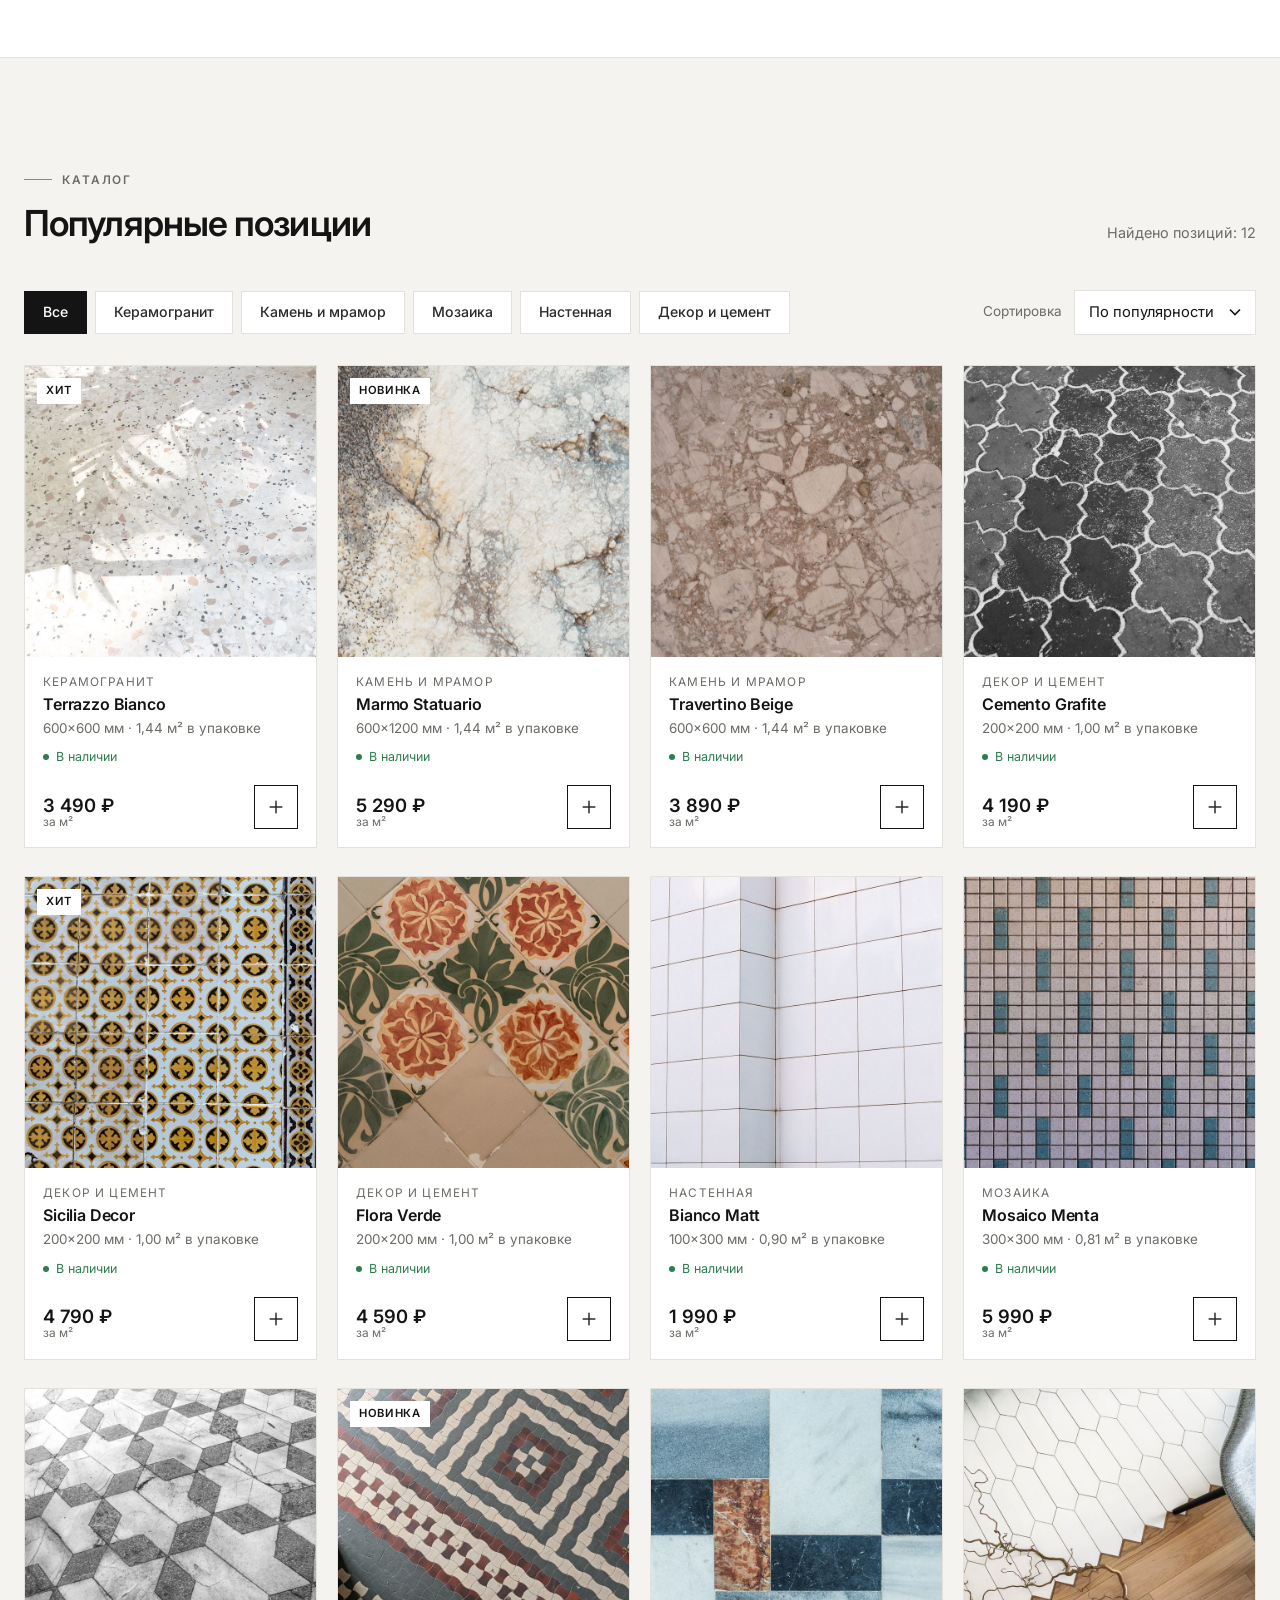
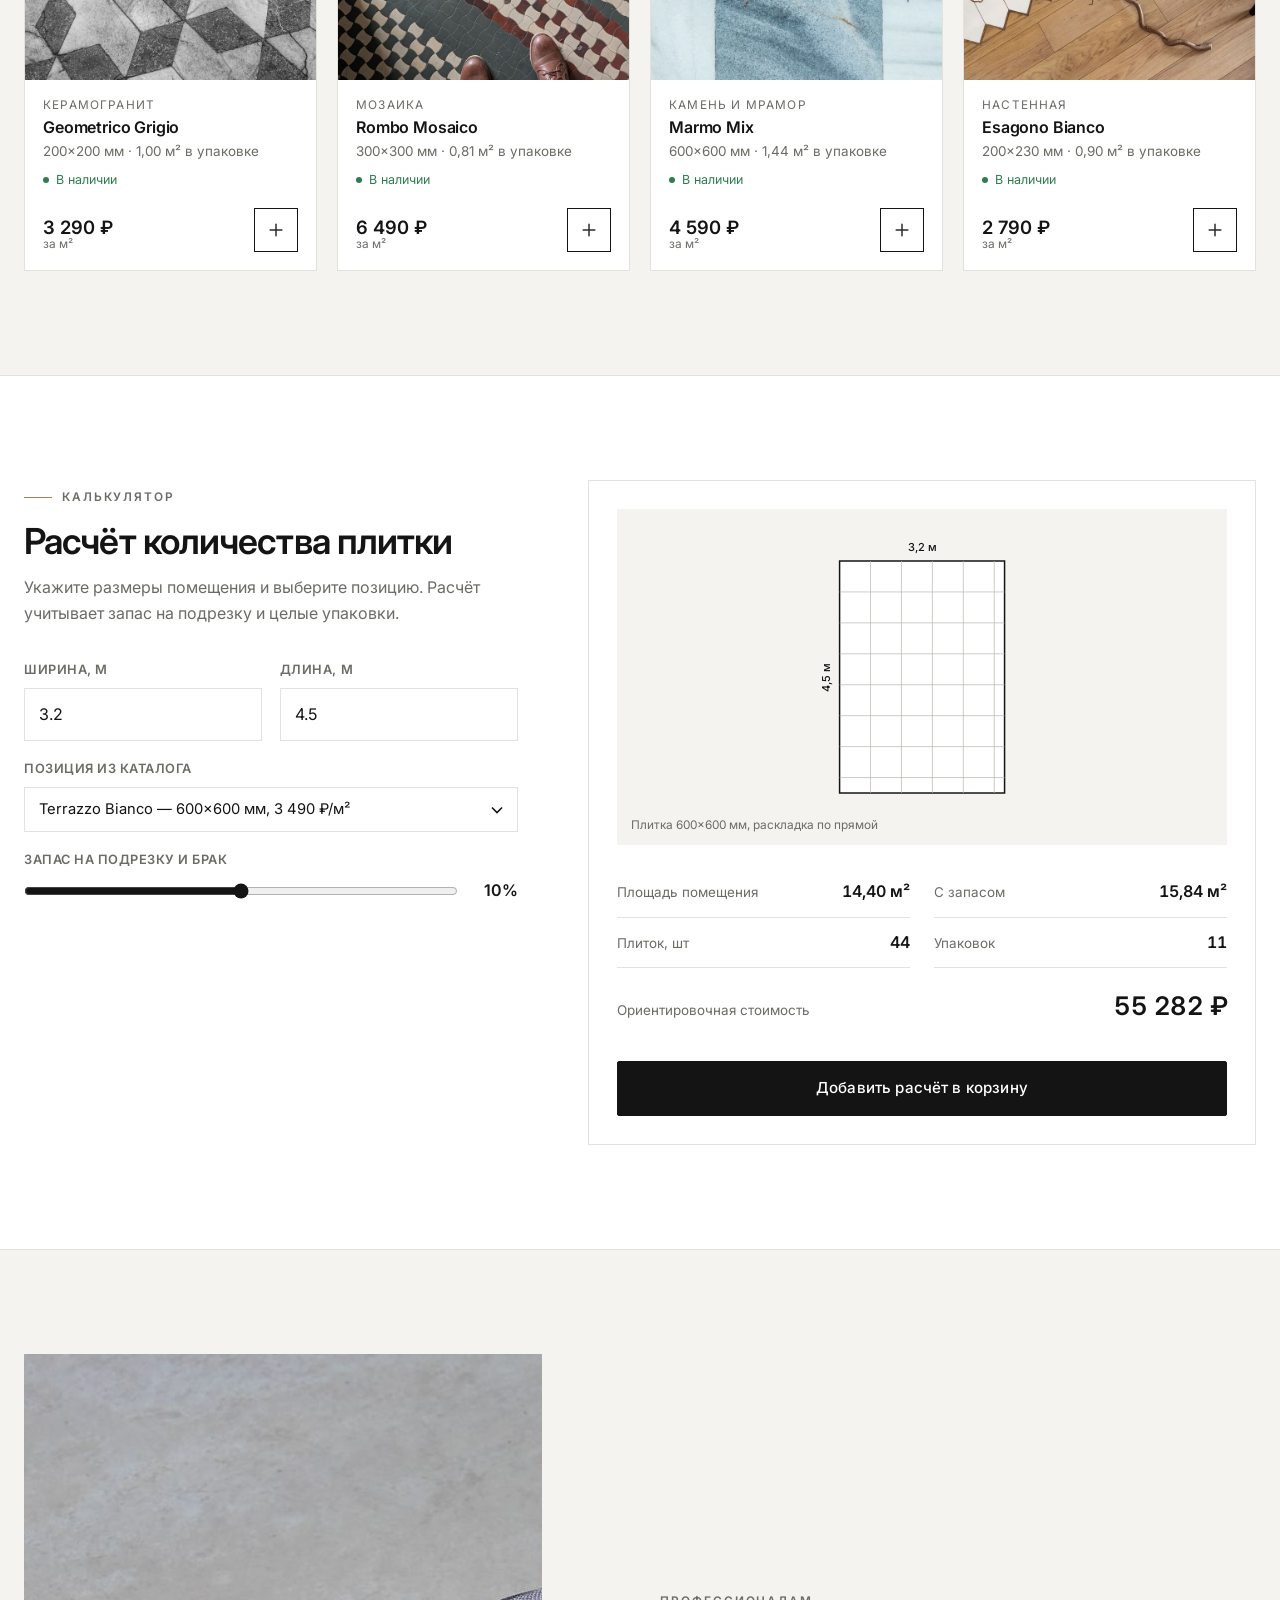
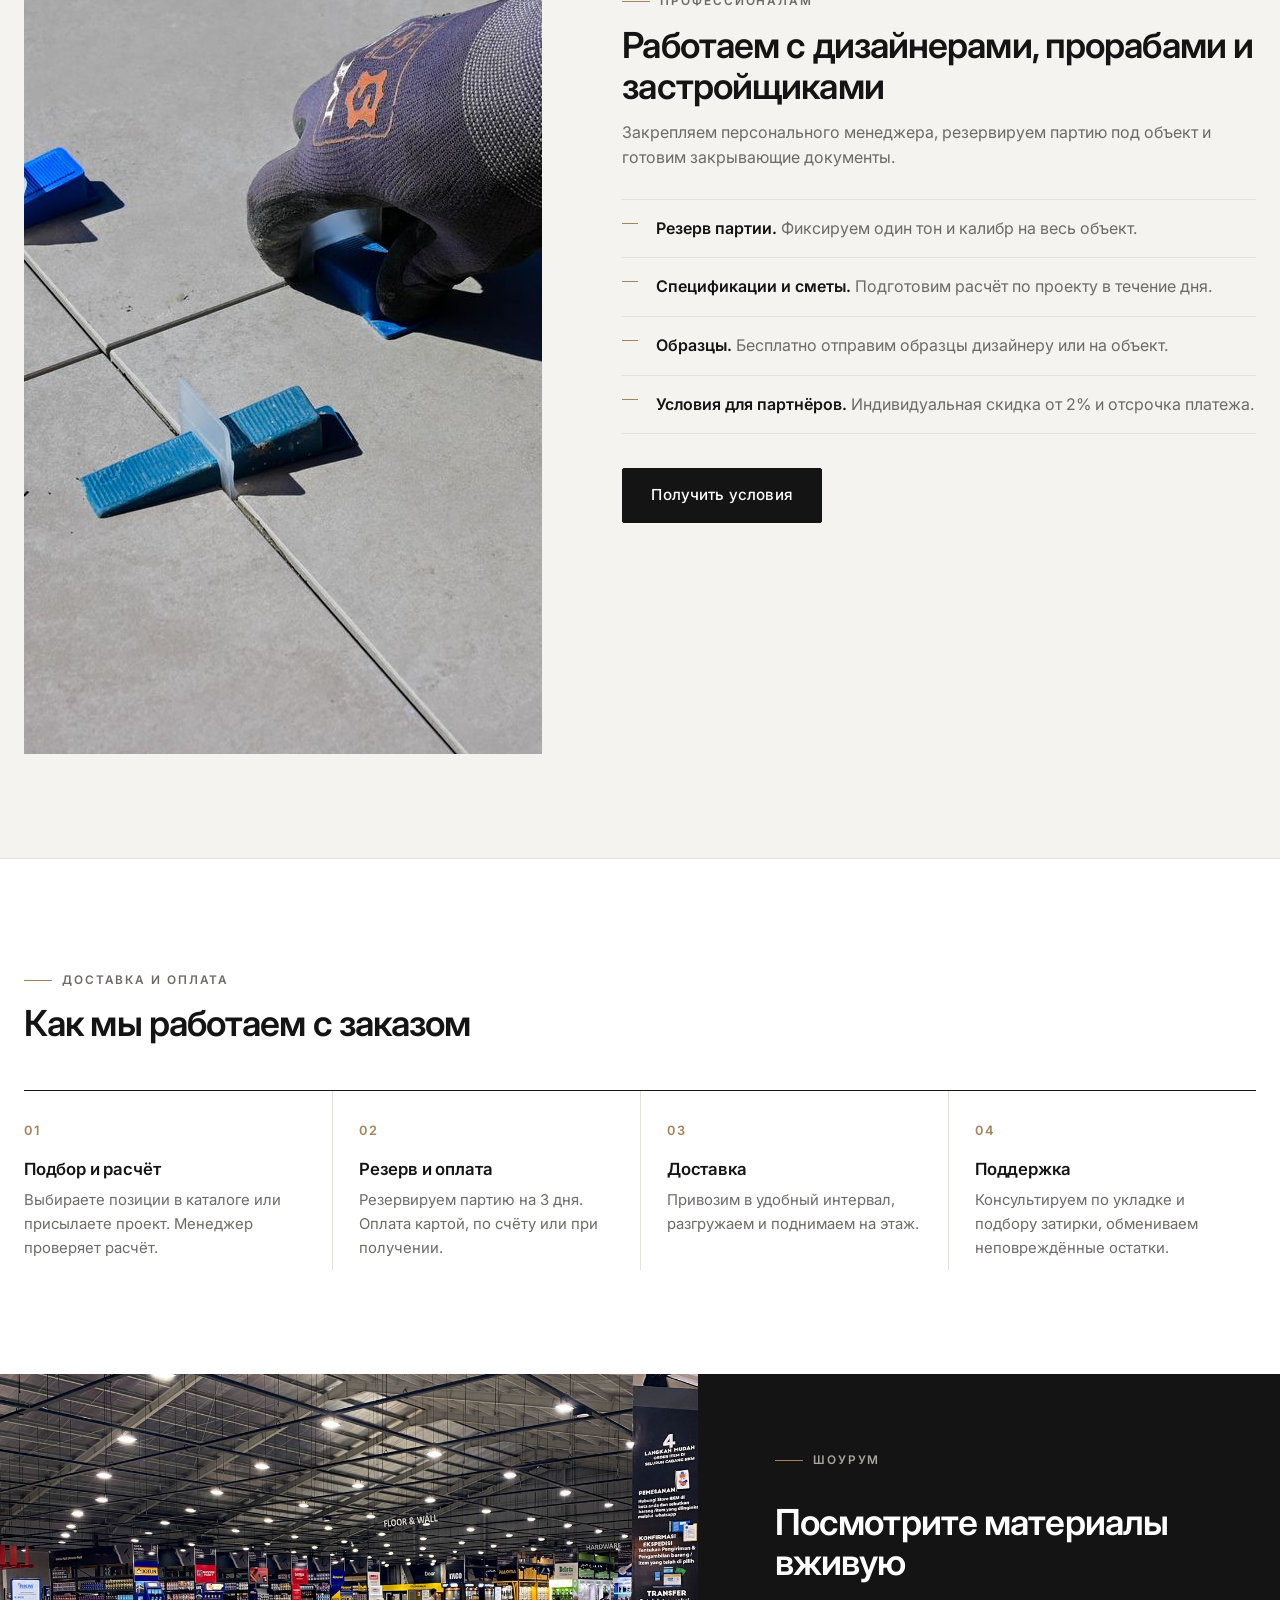
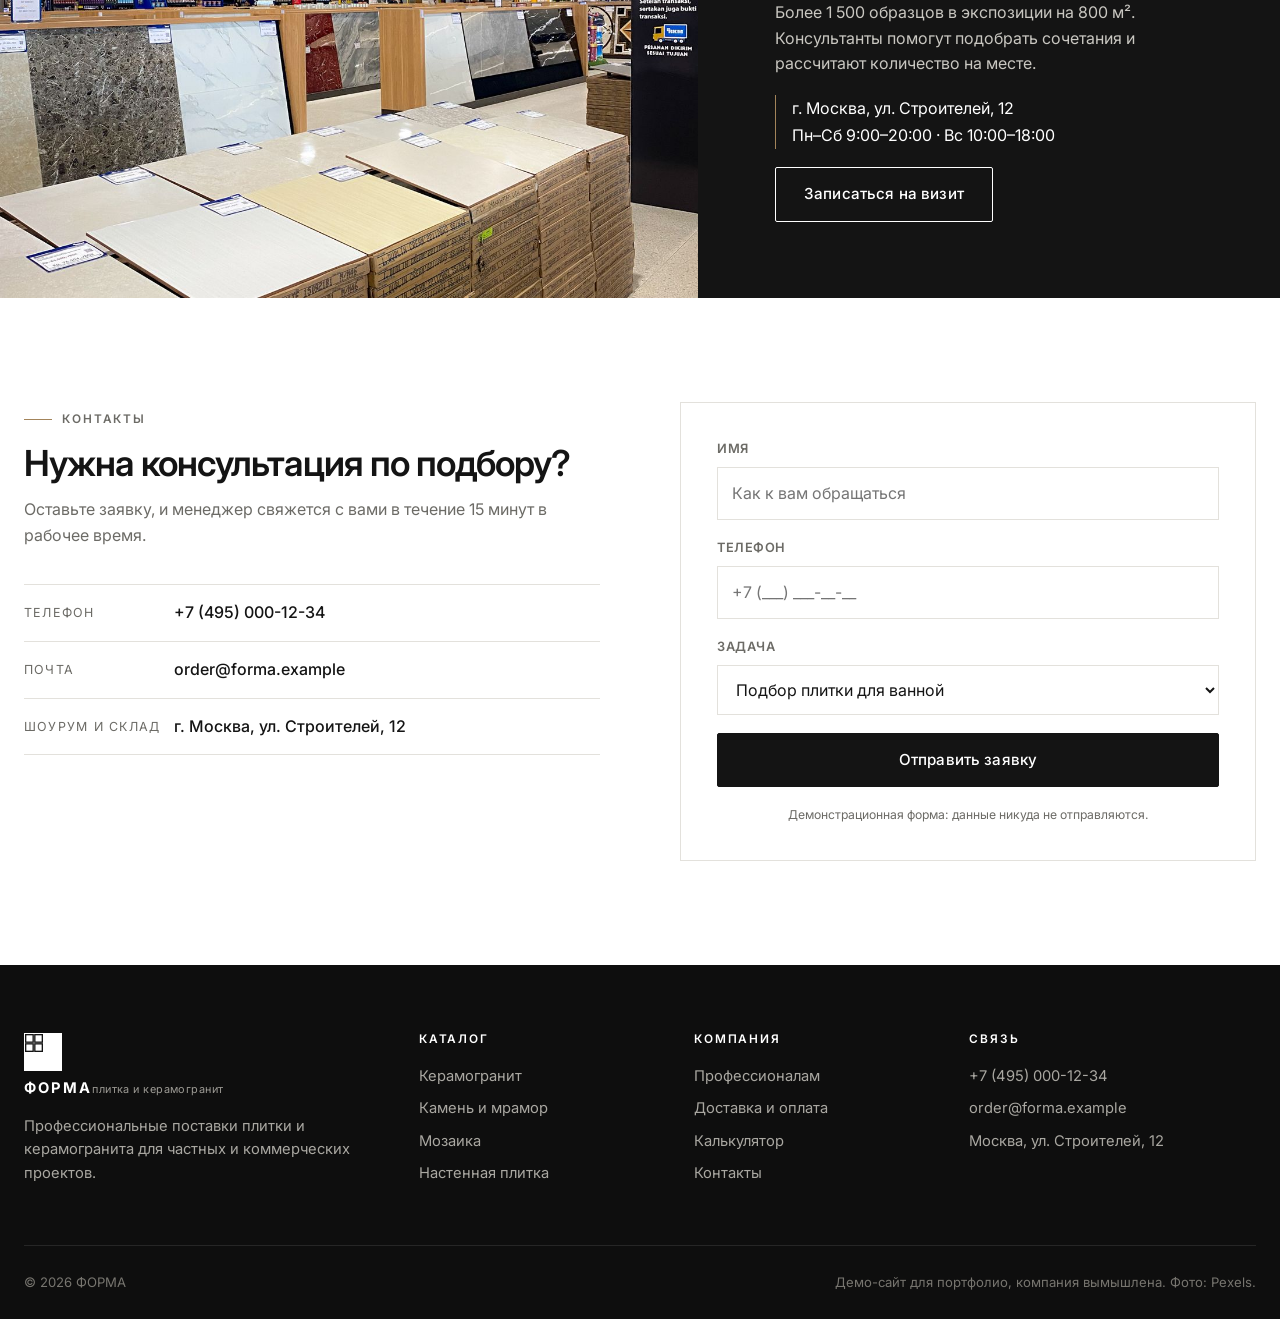
<file: forma/index.html>
<!doctype html>
<html lang="ru">
<head>
<meta charset="utf-8">
<meta name="viewport" content="width=device-width, initial-scale=1, viewport-fit=cover">
<title>ФОРМА — плитка и керамогранит</title>
<meta name="description" content="ФОРМА — интернет-магазин плитки и керамогранита: каталог, калькулятор расчёта, доставка по России. Демо-сайт для портфолио.">
<meta name="theme-color" content="#ffffff">
<link rel="icon" href="data:image/svg+xml,%3Csvg xmlns='http://www.w3.org/2000/svg' viewBox='0 0 32 32'%3E%3Crect width='32' height='32' fill='%23151515'/%3E%3Cpath d='M16 0v32M0 16h32' stroke='white' stroke-width='2'/%3E%3C/svg%3E">
<link rel="preconnect" href="https://fonts.googleapis.com">
<link rel="preconnect" href="https://fonts.gstatic.com" crossorigin>
<link href="https://fonts.googleapis.com/css2?family=Inter:wght@400;500;600;700&display=swap" rel="stylesheet">
<link rel="stylesheet" href="styles.css">
<script>document.documentElement.classList.add('js')</script>
</head>
<body>

<div class="topbar">
  <div class="wrap topbar__in">
    <span>Бесплатная доставка по Москве от 30 000 ₽</span>
    <span class="topbar__r"><a href="tel:+74950001234">+7 (495) 000-12-34</a><i></i>Пн–Сб 9:00–20:00</span>
  </div>
</div>

<header class="header" id="top">
  <div class="wrap header__in">
    <a href="#top" class="logo" aria-label="ФОРМА — на главную">
      <span class="logo__mark"><svg viewBox="0 0 24 24" aria-hidden="true"><rect x="2" y="2" width="9" height="9"/><rect x="13" y="2" width="9" height="9"/><rect x="2" y="13" width="9" height="9"/><rect x="13" y="13" width="9" height="9"/></svg></span>
      <span class="logo__text">ФОРМА<small>плитка и керамогранит</small></span>
    </a>
    <form class="search" role="search" id="searchForm">
      <svg viewBox="0 0 24 24" aria-hidden="true"><circle cx="11" cy="11" r="7"/><path d="M20 20l-3.5-3.5"/></svg>
      <input type="search" id="searchInput" placeholder="Поиск по каталогу: мрамор, 600×600, мозаика…" aria-label="Поиск по каталогу" autocomplete="off">
    </form>
    <a class="hdr-tel" href="tel:+74950001234">+7 (495) 000-12-34</a>
    <button class="cart-btn" id="cartBtn" aria-label="Открыть корзину">
      <svg viewBox="0 0 24 24" aria-hidden="true"><path d="M3 4h2.5l2.2 11h10.6l2-8H6.6"/><circle cx="9" cy="19.5" r="1.4"/><circle cx="17" cy="19.5" r="1.4"/></svg>
      <span class="cart-btn__t">Корзина</span>
      <b id="cartCount">0</b>
    </button>
    <button class="burger" id="burger" aria-label="Открыть меню" aria-expanded="false" aria-controls="nav"><span></span><span></span></button>
  </div>
  <nav class="nav" id="nav" aria-label="Основное меню">
    <div class="wrap nav__in">
      <a href="#catalog">Каталог</a>
      <a href="#collections">Коллекции</a>
      <a href="#calc">Калькулятор</a>
      <a href="#pro">Профессионалам</a>
      <a href="#delivery">Доставка</a>
      <a href="#contacts">Контакты</a>
    </div>
  </nav>
</header>

<main>
<!-- HERO -->
<section class="hero">
  <div class="wrap hero__in">
    <div class="hero__copy">
      <p class="eyebrow">Плитка · Керамогранит · Мозаика</p>
      <h1>Материалы для проектов, где важна точность</h1>
      <p class="lead">Более 6 000 позиций от европейских фабрик на складе в Москве. Расчёт количества, подбор под проект и доставка с подъёмом на этаж.</p>
      <div class="hero__btns">
        <a href="#catalog" class="btn">Перейти в каталог</a>
        <a href="#calc" class="btn btn--line">Рассчитать количество</a>
      </div>
      <dl class="hero__facts">
        <div><dt data-count="6000" data-plus>0</dt><dd>позиций в каталоге</dd></div>
        <div><dt data-count="12000" data-suffix=" м²">0</dt><dd>склад в Москве</dd></div>
        <div><dt data-count="24" data-suffix=" ч">0</dt><dd>доставка по городу</dd></div>
      </dl>
    </div>
    <div class="hero__media">
      <div class="hero__frame"><img src="img/hero.jpg" alt="Ванная комната, отделанная светлой плиткой" width="1400" height="1500" fetchpriority="high"></div>
      <div class="hero__tag"><b>Коллекция «Bianco»</b><span>Матовая плитка 100×300 · от 1 990 ₽/м²</span><a href="#catalog" data-search="bianco">Смотреть →</a></div>
    </div>
  </div>
</section>

<!-- USP strip -->
<section class="usp">
  <div class="wrap usp__in">
    <div><svg viewBox="0 0 24 24"><path d="M3 7h13v10H3zM16 10h3.5l1.5 2.5V17h-5"/><circle cx="7" cy="18" r="1.6"/><circle cx="17.5" cy="18" r="1.6"/></svg><b>Доставка</b><span>по Москве за 24 часа</span></div>
    <div><svg viewBox="0 0 24 24"><path d="M12 3l8 3v6c0 4.5-3.2 8-8 9-4.8-1-8-4.5-8-9V6z"/><path d="M8.5 12l2.5 2.5L15.5 10"/></svg><b>Гарантия</b><span>на всю продукцию 5 лет</span></div>
    <div><svg viewBox="0 0 24 24"><rect x="4" y="3" width="16" height="18"/><path d="M8 8h8M8 12h8M8 16h5"/></svg><b>Сертификаты</b><span>на каждую партию</span></div>
    <div><svg viewBox="0 0 24 24"><circle cx="12" cy="12" r="9"/><path d="M12 7v5l3 2"/></svg><b>Один тон</b><span>партии подбираем по оттенку</span></div>
  </div>
</section>

<!-- COLLECTIONS -->
<section class="section" id="collections">
  <div class="wrap">
    <div class="head reveal">
      <p class="eyebrow">Коллекции</p>
      <h2>Категории каталога</h2>
    </div>
    <div class="cats">
      <a href="#catalog" class="cat reveal" data-cat="porcelain"><img src="img/p9.jpg" alt="" loading="lazy" width="700" height="700"><span class="cat__t"><b>Керамогранит</b><small>для пола и стен</small></span></a>
      <a href="#catalog" class="cat reveal" data-cat="marble"><img src="img/p2.jpg" alt="" loading="lazy" width="700" height="700"><span class="cat__t"><b>Камень и мрамор</b><small>под натуральный камень</small></span></a>
      <a href="#catalog" class="cat reveal" data-cat="mosaic"><img src="img/p8.jpg" alt="" loading="lazy" width="700" height="700"><span class="cat__t"><b>Мозаика</b><small>стекло и керамика</small></span></a>
      <a href="#catalog" class="cat reveal" data-cat="wall"><img src="img/p7.jpg" alt="" loading="lazy" width="700" height="700"><span class="cat__t"><b>Настенная плитка</b><small>для кухни и ванной</small></span></a>
      <a href="#catalog" class="cat reveal" data-cat="decor"><img src="img/p5.jpg" alt="" loading="lazy" width="700" height="700"><span class="cat__t"><b>Декор и цемент</b><small>орнаменты и узоры</small></span></a>
    </div>
  </div>
</section>

<!-- CATALOG -->
<section class="section section--soft" id="catalog">
  <div class="wrap">
    <div class="head head--row reveal">
      <div><p class="eyebrow">Каталог</p><h2>Популярные позиции</h2></div>
      <p class="count" id="resCount" aria-live="polite"></p>
    </div>
    <div class="toolbar reveal">
      <div class="filters" id="filters" role="group" aria-label="Категории"></div>
      <label class="sort">Сортировка
        <select id="sort">
          <option value="pop">По популярности</option>
          <option value="asc">Сначала дешевле</option>
          <option value="desc">Сначала дороже</option>
          <option value="name">По названию</option>
        </select>
      </label>
    </div>
    <div class="grid" id="grid"></div>
    <p class="empty" id="empty" hidden>Ничего не найдено. Измените запрос или сбросьте фильтры.</p>
  </div>
</section>

<!-- CALCULATOR -->
<section class="section" id="calc">
  <div class="wrap calc">
    <div class="calc__form reveal">
      <p class="eyebrow">Калькулятор</p>
      <h2>Расчёт количества плитки</h2>
      <p class="sub">Укажите размеры помещения и выберите позицию. Расчёт учитывает запас на подрезку и целые упаковки.</p>
      <div class="fields">
        <label>Ширина, м<input type="number" id="cW" value="3.2" min="0.5" max="30" step="0.1" inputmode="decimal"></label>
        <label>Длина, м<input type="number" id="cL" value="4.5" min="0.5" max="30" step="0.1" inputmode="decimal"></label>
        <label class="fields__wide">Позиция из каталога<select id="cProd"></select></label>
        <label class="fields__wide">Запас на подрезку и брак
          <span class="range"><input type="range" id="cRes" min="0" max="20" value="10"><output id="cResOut">10%</output></span>
        </label>
      </div>
    </div>
    <div class="calc__res reveal">
      <div class="plan"><svg id="planSvg" viewBox="0 0 400 300" preserveAspectRatio="xMidYMid meet" role="img" aria-label="Схема раскладки плитки"></svg><span class="plan__cap" id="planCap"></span></div>
      <dl class="res">
        <div><dt>Площадь помещения</dt><dd id="rArea">—</dd></div>
        <div><dt>С запасом</dt><dd id="rAreaRes">—</dd></div>
        <div><dt>Плиток, шт</dt><dd id="rPcs">—</dd></div>
        <div><dt>Упаковок</dt><dd id="rBox">—</dd></div>
        <div class="res__sum"><dt>Ориентировочная стоимость</dt><dd id="rSum">—</dd></div>
      </dl>
      <button class="btn btn--block" id="cAdd" type="button">Добавить расчёт в корзину</button>
    </div>
  </div>
</section>

<!-- PRO -->
<section class="section section--soft" id="pro">
  <div class="wrap pro">
    <div class="pro__media reveal"><img src="img/pro.jpg" alt="Укладка плитки с использованием системы выравнивания" loading="lazy" width="1000" height="1000"></div>
    <div class="pro__copy reveal">
      <p class="eyebrow">Профессионалам</p>
      <h2>Работаем с дизайнерами, прорабами и застройщиками</h2>
      <p class="sub">Закрепляем персонального менеджера, резервируем партию под объект и готовим закрывающие документы.</p>
      <ul class="list">
        <li><b>Резерв партии.</b> Фиксируем один тон и калибр на весь объект.</li>
        <li><b>Спецификации и сметы.</b> Подготовим расчёт по проекту в течение дня.</li>
        <li><b>Образцы.</b> Бесплатно отправим образцы дизайнеру или на объект.</li>
        <li><b>Условия для партнёров.</b> Индивидуальная скидка от 2% и отсрочка платежа.</li>
      </ul>
      <a href="#contacts" class="btn">Получить условия</a>
    </div>
  </div>
</section>

<!-- DELIVERY -->
<section class="section" id="delivery">
  <div class="wrap">
    <div class="head reveal">
      <p class="eyebrow">Доставка и оплата</p>
      <h2>Как мы работаем с заказом</h2>
    </div>
    <ol class="steps">
      <li class="reveal"><span>01</span><h3>Подбор и расчёт</h3><p>Выбираете позиции в каталоге или присылаете проект. Менеджер проверяет расчёт.</p></li>
      <li class="reveal"><span>02</span><h3>Резерв и оплата</h3><p>Резервируем партию на 3 дня. Оплата картой, по счёту или при получении.</p></li>
      <li class="reveal"><span>03</span><h3>Доставка</h3><p>Привозим в удобный интервал, разгружаем и поднимаем на этаж.</p></li>
      <li class="reveal"><span>04</span><h3>Поддержка</h3><p>Консультируем по укладке и подбору затирки, обмениваем неповреждённые остатки.</p></li>
    </ol>
  </div>
</section>

<!-- SHOWROOM -->
<section class="show">
  <div class="show__img"><img src="img/showroom.jpg" alt="Выставочный зал с образцами плитки" loading="lazy" width="1200" height="900"></div>
  <div class="show__copy reveal">
    <p class="eyebrow">Шоурум</p>
    <h2>Посмотрите материалы вживую</h2>
    <p>Более 1 500 образцов в экспозиции на 800 м². Консультанты помогут подобрать сочетания и рассчитают количество на месте.</p>
    <address>г. Москва, ул. Строителей, 12<br>Пн–Сб 9:00–20:00 · Вс 10:00–18:00</address>
    <a href="#contacts" class="btn btn--line">Записаться на визит</a>
  </div>
</section>

<!-- CONTACT FORM -->
<section class="section" id="contacts">
  <div class="wrap contact">
    <div class="contact__copy reveal">
      <p class="eyebrow">Контакты</p>
      <h2>Нужна консультация по подбору?</h2>
      <p class="sub">Оставьте заявку, и менеджер свяжется с вами в течение 15 минут в рабочее время.</p>
      <dl class="cinfo">
        <div><dt>Телефон</dt><dd><a href="tel:+74950001234">+7 (495) 000-12-34</a></dd></div>
        <div><dt>Почта</dt><dd><a href="mailto:order@forma.example">order@forma.example</a></dd></div>
        <div><dt>Шоурум и склад</dt><dd>г. Москва, ул. Строителей, 12</dd></div>
      </dl>
    </div>
    <form class="form reveal" id="form" novalidate>
      <label>Имя<input name="name" type="text" autocomplete="name" placeholder="Как к вам обращаться" required></label>
      <label>Телефон<input name="phone" type="tel" inputmode="tel" autocomplete="tel" placeholder="+7 (___) ___-__-__" required></label>
      <label>Задача<select name="task"><option>Подбор плитки для ванной</option><option>Подбор для кухни</option><option>Объект / партия от 100 м²</option><option>Другое</option></select></label>
      <button class="btn btn--block" type="submit">Отправить заявку</button>
      <p class="form__note">Демонстрационная форма: данные никуда не отправляются.</p>
      <div class="form__ok" id="formOk" role="status" hidden><svg viewBox="0 0 24 24"><circle cx="12" cy="12" r="10"/><path d="M7.5 12.5l3 3 6-6.5"/></svg><b>Заявка принята</b><span>Менеджер свяжется с вами в ближайшее время.</span></div>
    </form>
  </div>
</section>
</main>

<footer class="footer">
  <div class="wrap footer__in">
    <div>
      <a href="#top" class="logo logo--light"><span class="logo__mark"><svg viewBox="0 0 24 24" aria-hidden="true"><rect x="2" y="2" width="9" height="9"/><rect x="13" y="2" width="9" height="9"/><rect x="2" y="13" width="9" height="9"/><rect x="13" y="13" width="9" height="9"/></svg></span><span class="logo__text">ФОРМА<small>плитка и керамогранит</small></span></a>
      <p class="footer__about">Профессиональные поставки плитки и керамогранита для частных и коммерческих проектов.</p>
    </div>
    <div><h4>Каталог</h4><a href="#catalog" data-cat="porcelain">Керамогранит</a><a href="#catalog" data-cat="marble">Камень и мрамор</a><a href="#catalog" data-cat="mosaic">Мозаика</a><a href="#catalog" data-cat="wall">Настенная плитка</a></div>
    <div><h4>Компания</h4><a href="#pro">Профессионалам</a><a href="#delivery">Доставка и оплата</a><a href="#calc">Калькулятор</a><a href="#contacts">Контакты</a></div>
    <div><h4>Связь</h4><a href="tel:+74950001234">+7 (495) 000-12-34</a><a href="mailto:order@forma.example">order@forma.example</a><span>Москва, ул. Строителей, 12</span></div>
  </div>
  <div class="wrap footer__bottom"><span>© 2026 ФОРМА</span><span>Демо-сайт для портфолио, компания вымышлена. Фото: Pexels.</span></div>
</footer>

<!-- cart drawer -->
<div class="overlay" id="overlay" hidden></div>
<aside class="drawer" id="drawer" aria-label="Корзина" aria-hidden="true">
  <div class="drawer__head"><h3>Корзина</h3><button id="drawerClose" aria-label="Закрыть корзину">✕</button></div>
  <div class="drawer__body" id="drawerBody"></div>
  <div class="drawer__foot">
    <div class="drawer__sum"><span>Итого</span><b id="cartSum">0 ₽</b></div>
    <button class="btn btn--block" id="checkout" type="button">Оформить заказ</button>
    <p class="drawer__note" id="checkoutNote">Демо-версия: оплата не подключена.</p>
  </div>
</aside>
<div class="toast" id="toast" role="status" aria-live="polite"></div>

<script src="script.js"></script>
</body>
</html>
</file>
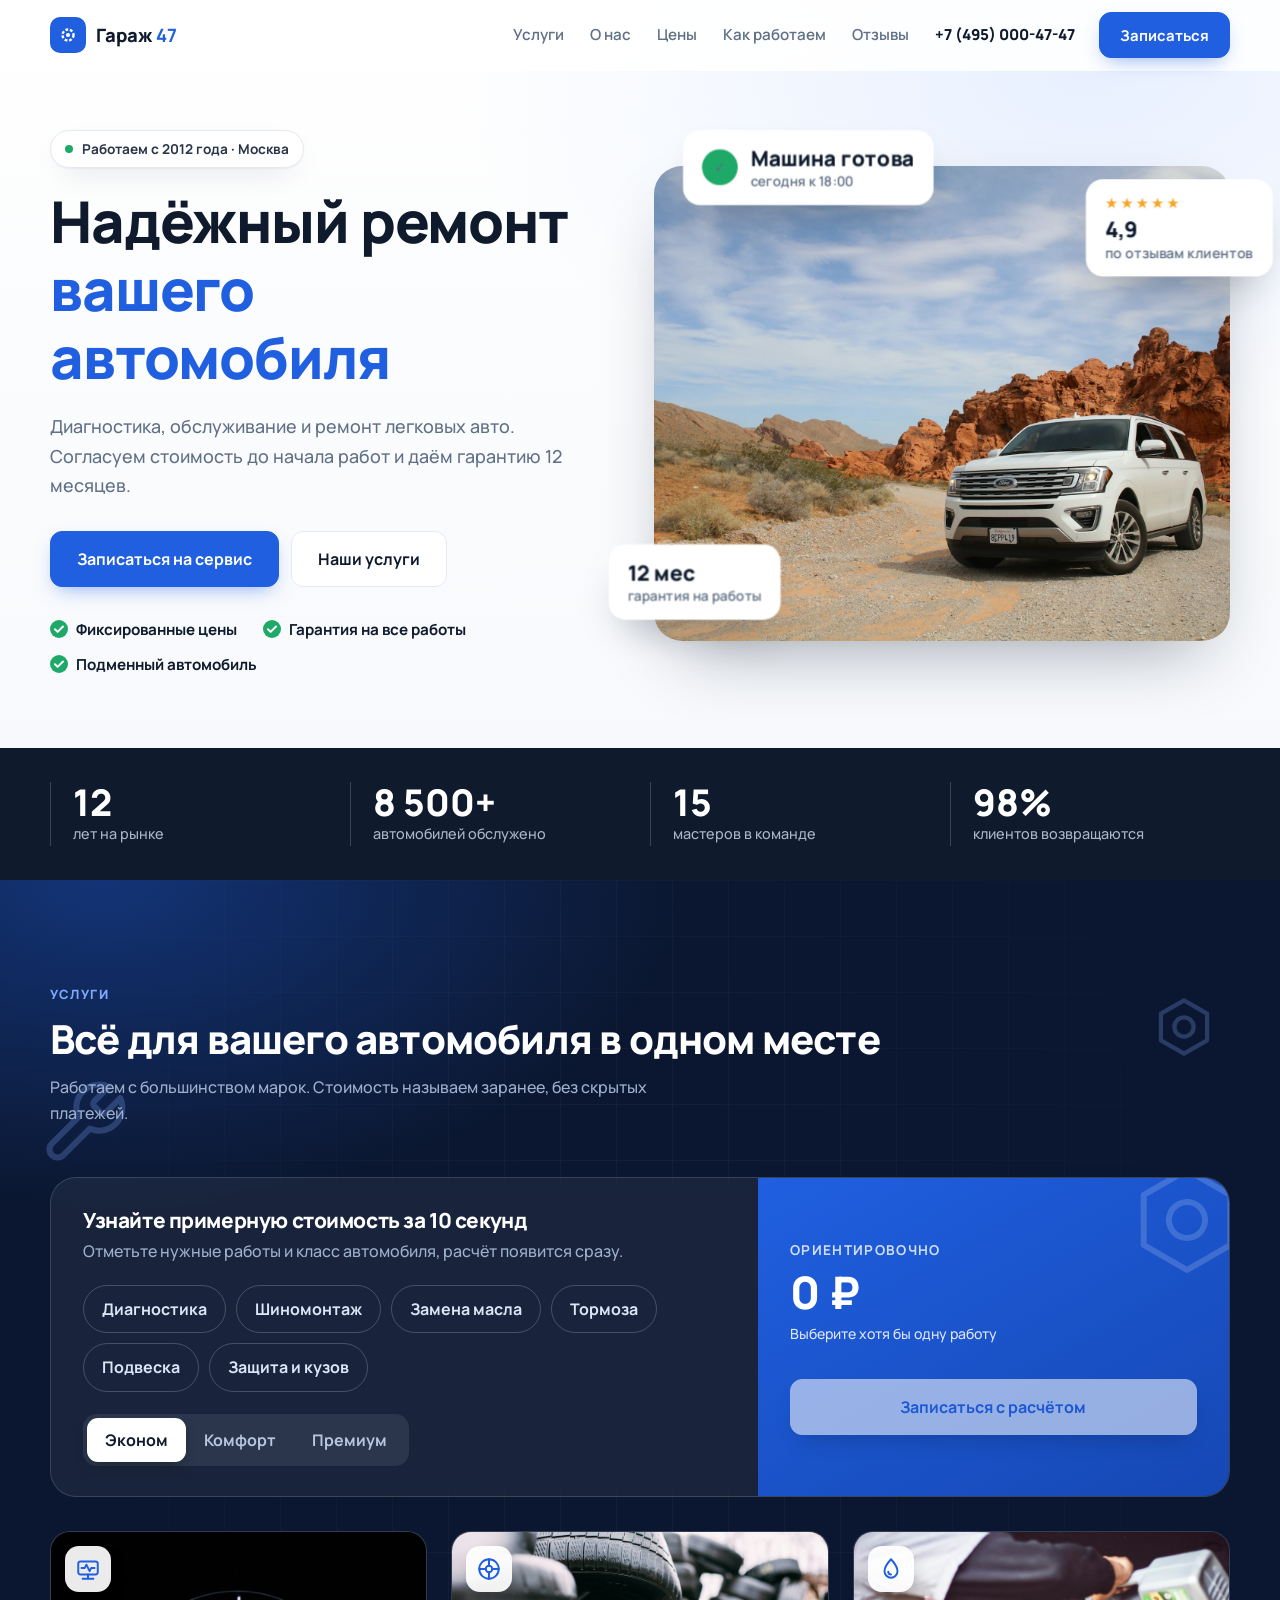
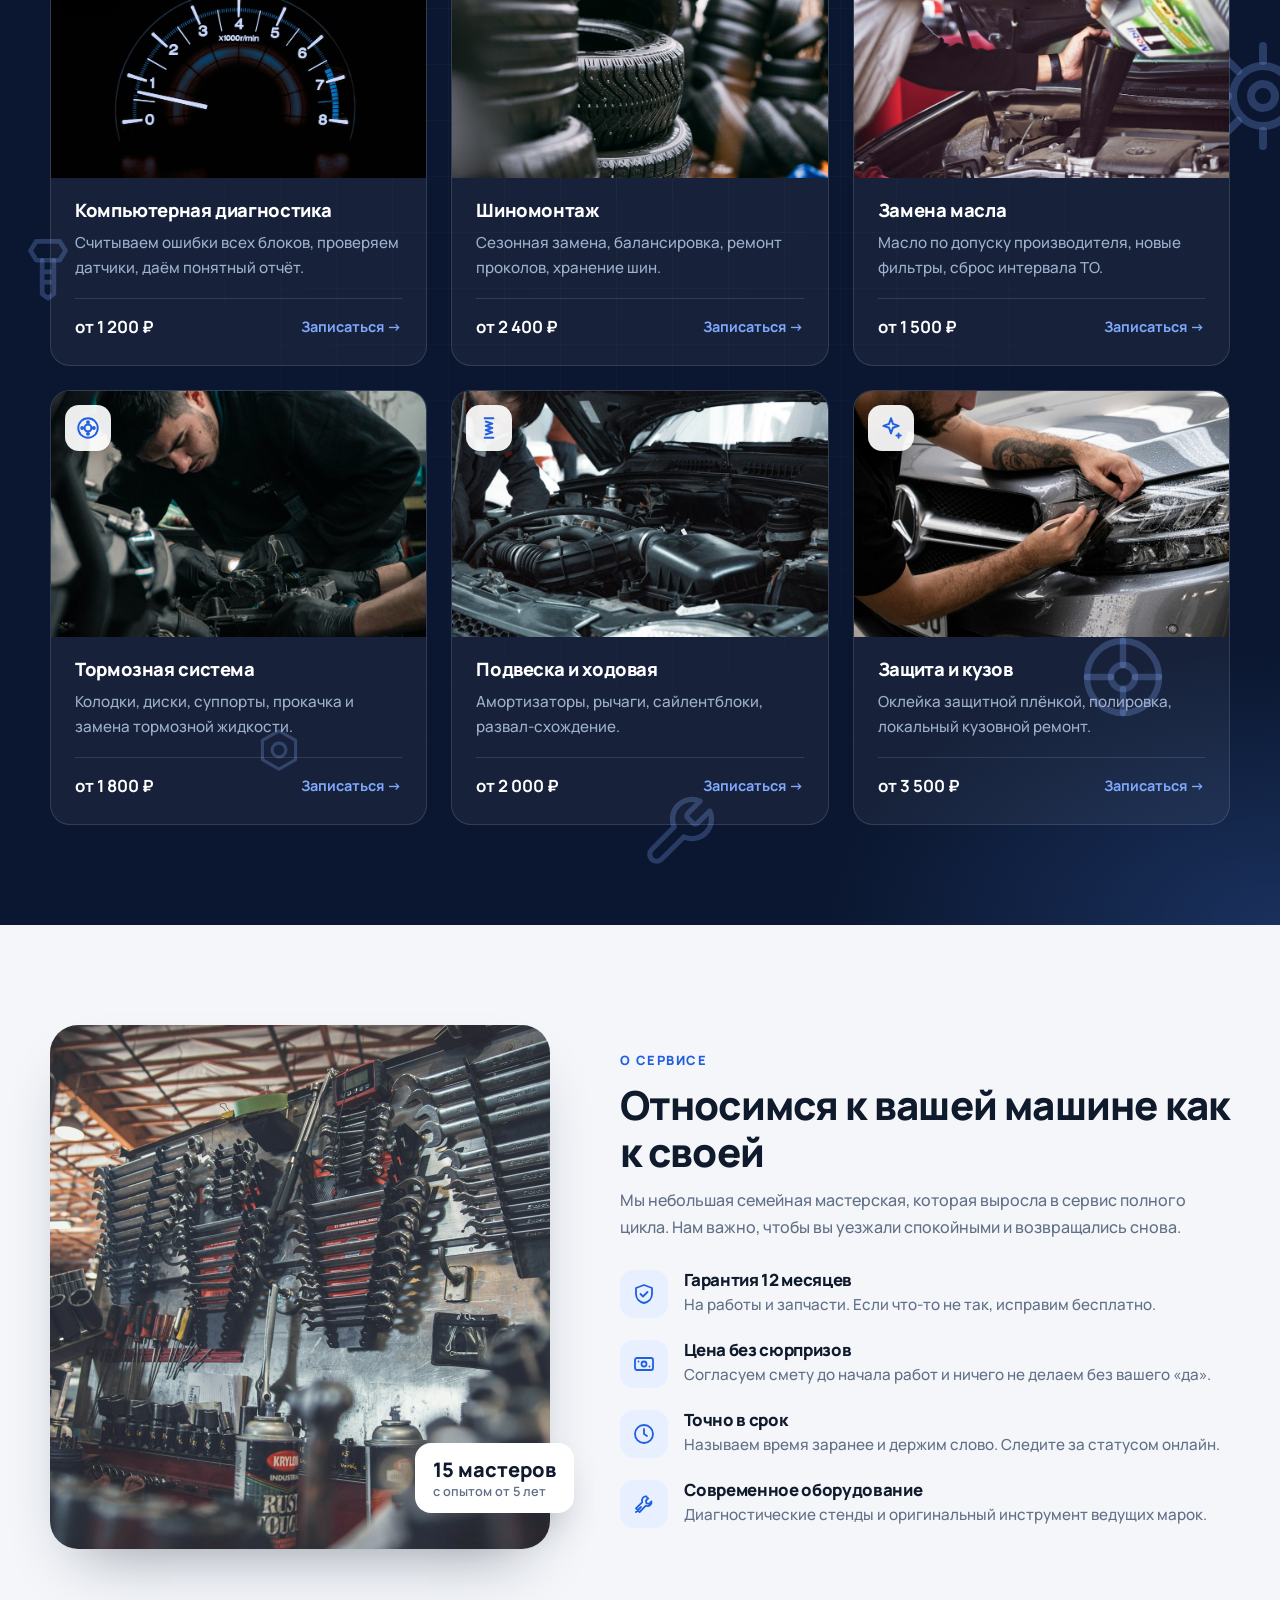
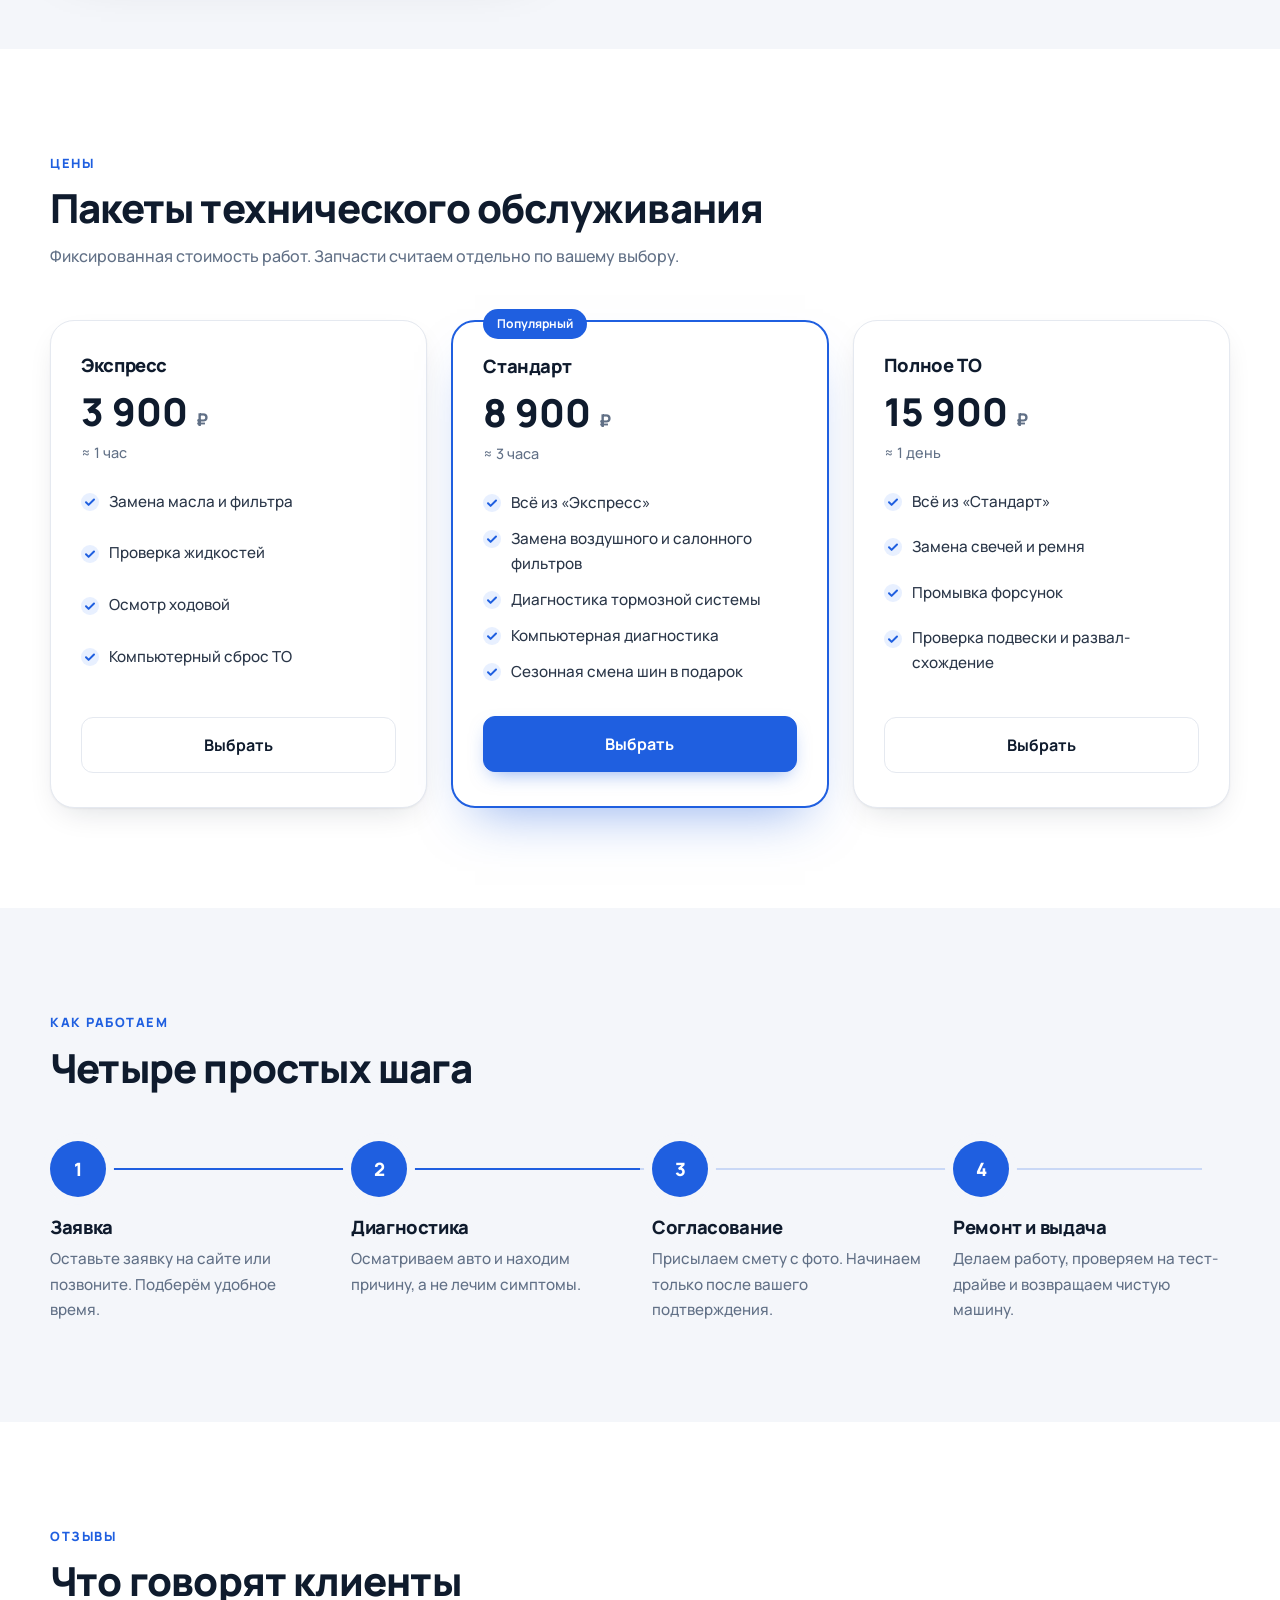
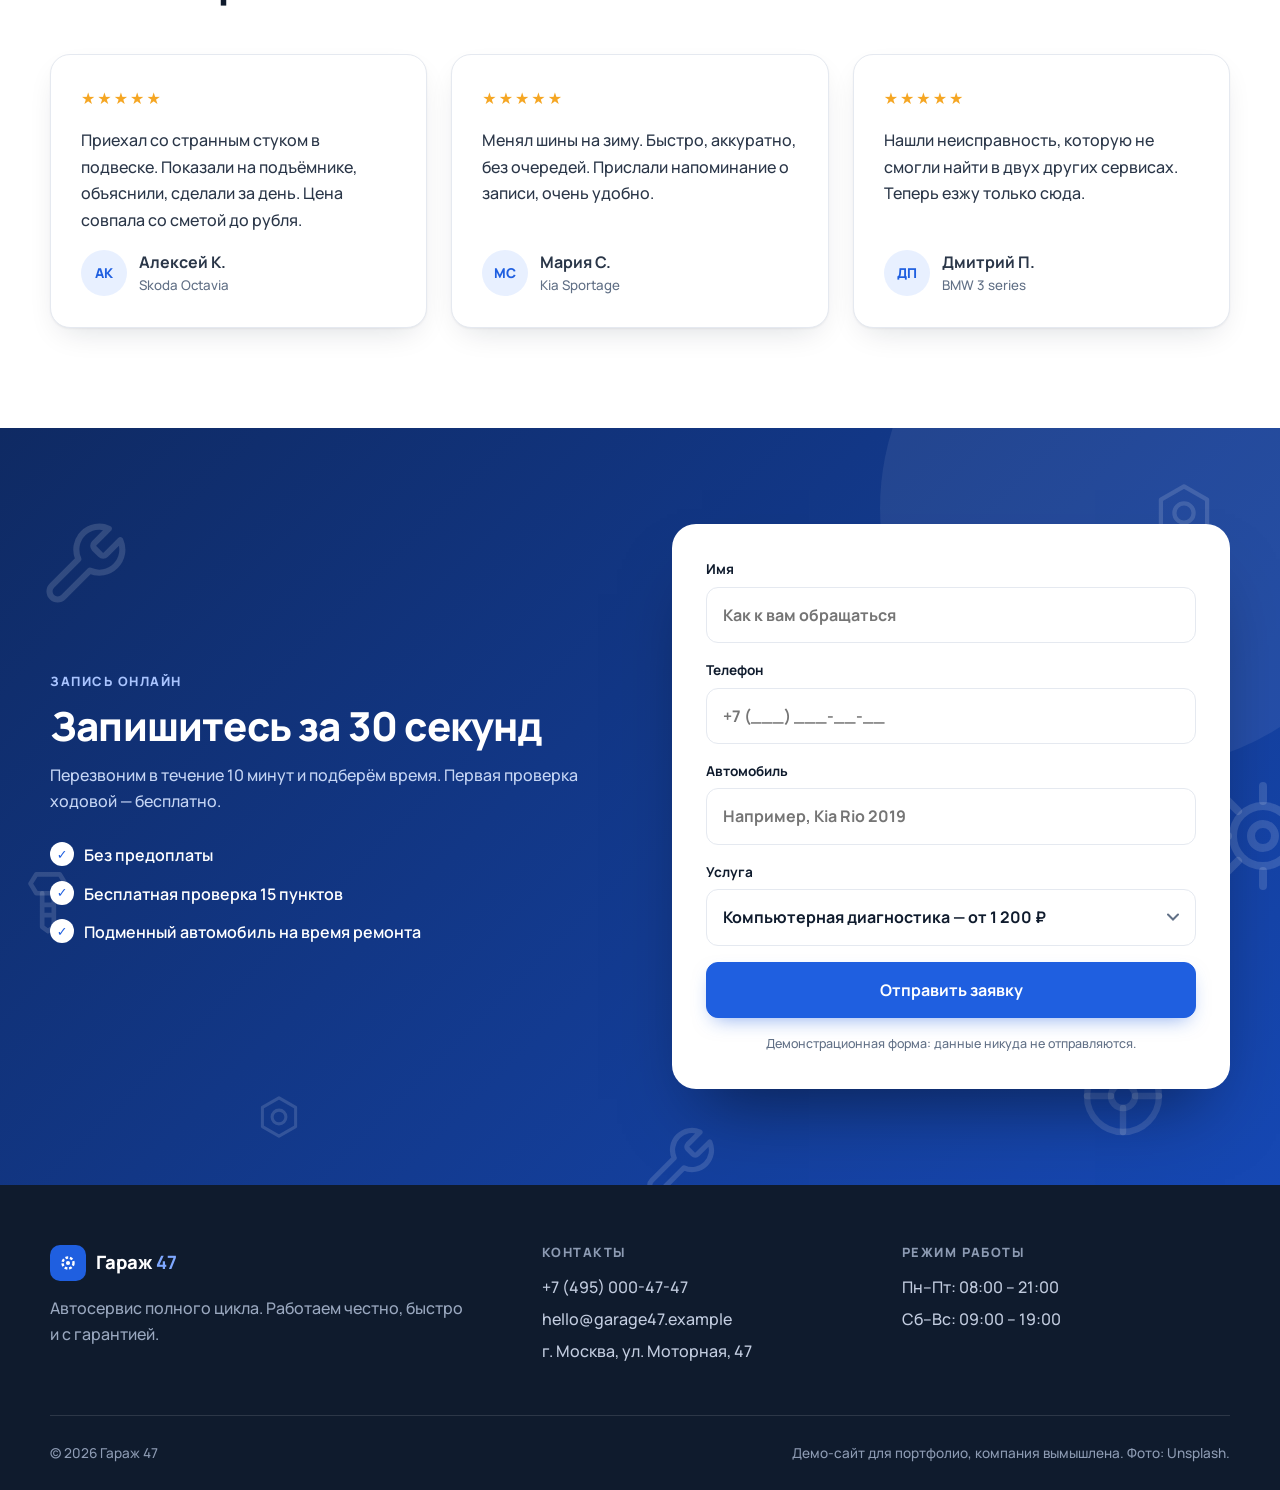
<file: garage47/index.html>
<!doctype html>
<html lang="ru">
<head>
<meta charset="utf-8">
<meta name="viewport" content="width=device-width, initial-scale=1, viewport-fit=cover">
<title>Гараж 47 — автосервис полного цикла</title>
<meta name="description" content="Гараж 47 — автосервис в Москве: диагностика, шиномонтаж, тормоза, подвеска, замена масла. Гарантия 12 месяцев. Демо-сайт для портфолио.">
<meta name="theme-color" content="#ffffff">
<link rel="icon" href="data:image/svg+xml,%3Csvg xmlns='http://www.w3.org/2000/svg' viewBox='0 0 32 32'%3E%3Crect width='32' height='32' rx='9' fill='%231f5fe0'/%3E%3Ccircle cx='16' cy='16' r='7' fill='none' stroke='white' stroke-width='3'/%3E%3C/svg%3E">
<link rel="preconnect" href="https://fonts.googleapis.com">
<link rel="preconnect" href="https://fonts.gstatic.com" crossorigin>
<link href="https://fonts.googleapis.com/css2?family=Manrope:wght@400;500;600;700;800&display=swap" rel="stylesheet">
<link rel="stylesheet" href="styles.css">
<script>document.documentElement.classList.add('js')</script>
</head>
<body>
<svg width="0" height="0" style="position:absolute" aria-hidden="true" focusable="false">
  <defs>
    <symbol id="i-wrench" viewBox="0 0 24 24"><path d="M14.7 6.3a1 1 0 0 0 0 1.4l1.6 1.6a1 1 0 0 0 1.4 0l3.77-3.77a6 6 0 0 1-7.94 7.94l-6.91 6.91a2.12 2.12 0 0 1-3-3l6.91-6.91a6 6 0 0 1 7.94-7.94l-3.76 3.76z"/></symbol>
    <symbol id="i-nut" viewBox="0 0 24 24"><path d="M12 2l8.66 5v10L12 22l-8.66-5V7z"/><circle cx="12" cy="12" r="3.6"/></symbol>
    <symbol id="i-gear" viewBox="0 0 24 24"><circle cx="12" cy="12" r="6"/><circle cx="12" cy="12" r="2.4"/><path d="M12 2v3M12 19v3M2 12h3M19 12h3M4.9 4.9L7 7M17 17l2.1 2.1M4.9 19.1L7 17M17 7l2.1-2.1"/></symbol>
    <symbol id="i-bolt" viewBox="0 0 24 24"><path d="M8 2.5h8l2 3.2-2 3.3H8L6 5.7z"/><path d="M10 9v11.5l2 1.5 2-1.5V9M10 13h4M10 16.5h4"/></symbol>
    <symbol id="i-wheel" viewBox="0 0 24 24"><circle cx="12" cy="12" r="9"/><circle cx="12" cy="12" r="3"/><path d="M12 3v6M12 15v6M3 12h6M15 12h6"/></symbol>
    <symbol id="i-disc" viewBox="0 0 24 24"><circle cx="12" cy="12" r="9"/><circle cx="12" cy="12" r="3.2"/><circle cx="12" cy="6.6" r=".9"/><circle cx="12" cy="17.4" r=".9"/><circle cx="6.6" cy="12" r=".9"/><circle cx="17.4" cy="12" r=".9"/></symbol>
    <symbol id="i-drop" viewBox="0 0 24 24"><path d="M12 3s6 6.4 6 11a6 6 0 01-12 0c0-4.6 6-11 6-11z"/><path d="M9.5 14.5a2.5 2.5 0 002.5 2.5"/></symbol>
    <symbol id="i-spring" viewBox="0 0 24 24"><path d="M8 3h8M8 21h8M9 6l6 2-6 2 6 2-6 2 6 2-6 2"/></symbol>
    <symbol id="i-pulse" viewBox="0 0 24 24"><rect x="3" y="5" width="18" height="12" rx="2"/><path d="M7 21h10M12 17v4M6 11h3l1.5-3 3 6L15 11h3"/></symbol>
    <symbol id="i-spark" viewBox="0 0 24 24"><path d="M12 3l1.8 5.2L19 10l-5.2 1.8L12 17l-1.8-5.2L5 10l5.2-1.8z"/><path d="M19 17v4M17 19h4"/></symbol>
  </defs>
</svg>

<div class="progress" id="progress" aria-hidden="true"></div>
<header class="header" id="top">
  <div class="wrap header__in">
    <a href="#top" class="logo" aria-label="Гараж 47">
      <span class="logo__mark"><svg viewBox="0 0 32 32" aria-hidden="true"><circle cx="16" cy="16" r="8" fill="none" stroke="currentColor" stroke-width="3.5" stroke-dasharray="4 2.6"/><circle cx="16" cy="16" r="3" fill="currentColor"/></svg></span>
      <span class="logo__text">Гараж <b>47</b></span>
    </a>
    <nav class="nav" id="nav" aria-label="Основное меню">
      <a href="#services">Услуги</a>
      <a href="#about">О нас</a>
      <a href="#prices">Цены</a>
      <a href="#process">Как работаем</a>
      <a href="#reviews">Отзывы</a>
      <a class="nav__tel" href="tel:+74950004747">+7 (495) 000-47-47</a>
    </nav>
    <a href="#booking" class="btn btn--sm header__cta">Записаться</a>
    <button class="burger" id="burger" aria-label="Открыть меню" aria-expanded="false" aria-controls="nav"><span></span><span></span></button>
  </div>
</header>

<main>
<!-- HERO -->
<section class="hero" id="hero">
  <div class="bokeh" aria-hidden="true"><i></i><i></i><i></i><i></i><i></i><i></i><i></i><i></i><i></i><i></i><i></i><i></i></div>
  <div class="wrap hero__in">
    <div class="hero__copy">
      <p class="badge"><span class="dot"></span> Работаем с 2012 года · Москва</p>
      <h1><span class="w" style="--i:0">Надёжный</span> <span class="w" style="--i:1">ремонт</span> <span class="accent"><span class="w" style="--i:2">вашего</span> <span class="w" style="--i:3">автомобиля</span></span></h1>
      <p class="lead">Диагностика, обслуживание и ремонт легковых авто. Согласуем стоимость до начала работ и даём гарантию 12 месяцев.</p>
      <div class="hero__btns">
        <a href="#booking" class="btn">Записаться на сервис</a>
        <a href="#services" class="btn btn--ghost">Наши услуги</a>
      </div>
      <ul class="hero__list">
        <li>Фиксированные цены</li>
        <li>Гарантия на все работы</li>
        <li>Подменный автомобиль</li>
      </ul>
    </div>
    <div class="hero__media" id="heroMedia">
      <div class="hero__tilt">
        <div class="hero__photo">
          <img src="img/hero.jpg" alt="Белый семейный автомобиль на дороге" width="1600" height="1250" fetchpriority="high">
          <span class="glare" aria-hidden="true"></span>
          <span class="shine" aria-hidden="true"></span>
        </div>
        <div class="float float--a"><b>12 мес</b><span>гарантия на работы</span></div>
        <div class="float float--b"><div class="stars" aria-hidden="true">★★★★★</div><b>4,9</b><span>по отзывам клиентов</span></div>
        <div class="float float--d"><span class="float__ok">✓</span><div><b>Машина готова</b><span>сегодня к 18:00</span></div></div>
      </div>
    </div>
  </div>
</section>

<!-- STATS -->
<section class="stats">
  <div class="wrap stats__in">
    <div><b data-count="12">0</b><span>лет на рынке</span></div>
    <div><b data-count="8500" data-plus>0</b><span>автомобилей обслужено</span></div>
    <div><b data-count="15">0</b><span>мастеров в команде</span></div>
    <div><b data-count="98" data-suffix="%">0</b><span>клиентов возвращаются</span></div>
  </div>
</section>

<!-- SERVICES -->
<section class="section section--dark" id="services">
    <div class="tools" aria-hidden="true">
      <svg class="t t1"><use href="#i-wrench"/></svg>
      <svg class="t t2"><use href="#i-nut"/></svg>
      <svg class="t t3"><use href="#i-gear"/></svg>
      <svg class="t t4"><use href="#i-bolt"/></svg>
      <svg class="t t5"><use href="#i-wheel"/></svg>
      <svg class="t t6"><use href="#i-wrench"/></svg>
      <svg class="t t7"><use href="#i-nut"/></svg>
    </div>
  <div class="wrap">
    <div class="head reveal">
      <p class="eyebrow">Услуги</p>
      <h2>Всё для вашего автомобиля в одном месте</h2>
      <p class="sub">Работаем с большинством марок. Стоимость называем заранее, без скрытых платежей.</p>
    </div>
    <div class="calc reveal" id="calc">
      <div class="calc__main">
        <h3>Узнайте примерную стоимость за 10 секунд</h3>
        <p>Отметьте нужные работы и класс автомобиля, расчёт появится сразу.</p>
        <div class="chips" id="calcChips" role="group" aria-label="Нужные работы">
          <button type="button" class="chip-btn" data-id="diag" data-price="1200" aria-pressed="false">Диагностика</button>
          <button type="button" class="chip-btn" data-id="tires" data-price="2400" aria-pressed="false">Шиномонтаж</button>
          <button type="button" class="chip-btn" data-id="oil" data-price="1500" aria-pressed="false">Замена масла</button>
          <button type="button" class="chip-btn" data-id="brakes" data-price="1800" aria-pressed="false">Тормоза</button>
          <button type="button" class="chip-btn" data-id="susp" data-price="2000" aria-pressed="false">Подвеска</button>
          <button type="button" class="chip-btn" data-id="body" data-price="3500" aria-pressed="false">Защита и кузов</button>
        </div>
        <div class="seg" id="calcClass" role="radiogroup" aria-label="Класс автомобиля">
          <button type="button" role="radio" aria-checked="true" data-k="1">Эконом</button>
          <button type="button" role="radio" aria-checked="false" data-k="1.25">Комфорт</button>
          <button type="button" role="radio" aria-checked="false" data-k="1.6">Премиум</button>
        </div>
      </div>
      <div class="calc__res">
        <svg class="calc__nut" id="calcNut" aria-hidden="true"><use href="#i-nut"/></svg>
        <span>Ориентировочно</span>
        <b id="calcSum">0 ₽</b>
        <small id="calcNote">Выберите хотя бы одну работу</small>
        <a href="#booking" class="btn btn--light" id="calcBtn">Записаться с расчётом</a>
      </div>
    </div>
    <div class="cards">
      <a class="svc reveal" href="#booking" data-pick="diag">
        <div class="svc__img"><img src="img/diag.jpg" alt="Приборная панель автомобиля" loading="lazy" width="900" height="650"><span class="svc__ico svc__ico--diag" aria-hidden="true"><svg><use href="#i-pulse"/></svg></span></div>
        <div class="svc__body"><h3>Компьютерная диагностика</h3><p>Считываем ошибки всех блоков, проверяем датчики, даём понятный отчёт.</p><div class="svc__foot"><b>от 1 200 ₽</b><span>Записаться →</span></div></div>
      </a>
      <a class="svc reveal" href="#booking" data-pick="tires">
        <div class="svc__img"><img src="img/tires.jpg" alt="Автомобильные шины" loading="lazy" width="900" height="650"><span class="svc__ico svc__ico--tires" aria-hidden="true"><svg><use href="#i-wheel"/></svg></span></div>
        <div class="svc__body"><h3>Шиномонтаж</h3><p>Сезонная замена, балансировка, ремонт проколов, хранение шин.</p><div class="svc__foot"><b>от 2 400 ₽</b><span>Записаться →</span></div></div>
      </a>
      <a class="svc reveal" href="#booking" data-pick="oil">
        <div class="svc__img"><img src="img/oil.jpg" alt="Замена масла в двигателе" loading="lazy" width="900" height="650"><span class="svc__ico svc__ico--oil" aria-hidden="true"><svg><use href="#i-drop"/></svg></span></div>
        <div class="svc__body"><h3>Замена масла</h3><p>Масло по допуску производителя, новые фильтры, сброс интервала ТО.</p><div class="svc__foot"><b>от 1 500 ₽</b><span>Записаться →</span></div></div>
      </a>
      <a class="svc reveal" href="#booking" data-pick="brakes">
        <div class="svc__img"><img src="img/brakes.jpg" alt="Мастер ремонтирует тормозную систему" loading="lazy" width="900" height="650"><span class="svc__ico svc__ico--brakes" aria-hidden="true"><svg><use href="#i-disc"/></svg></span></div>
        <div class="svc__body"><h3>Тормозная система</h3><p>Колодки, диски, суппорты, прокачка и замена тормозной жидкости.</p><div class="svc__foot"><b>от 1 800 ₽</b><span>Записаться →</span></div></div>
      </a>
      <a class="svc reveal" href="#booking" data-pick="susp">
        <div class="svc__img"><img src="img/susp.jpg" alt="Мастер за работой под капотом" loading="lazy" width="900" height="650"><span class="svc__ico svc__ico--susp" aria-hidden="true"><svg><use href="#i-spring"/></svg></span></div>
        <div class="svc__body"><h3>Подвеска и ходовая</h3><p>Амортизаторы, рычаги, сайлентблоки, развал-схождение.</p><div class="svc__foot"><b>от 2 000 ₽</b><span>Записаться →</span></div></div>
      </a>
      <a class="svc reveal" href="#booking" data-pick="body">
        <div class="svc__img"><img src="img/body.jpg" alt="Мастер наклеивает защитную плёнку на автомобиль" loading="lazy" width="900" height="650"><span class="svc__ico svc__ico--body" aria-hidden="true"><svg><use href="#i-spark"/></svg></span></div>
        <div class="svc__body"><h3>Защита и кузов</h3><p>Оклейка защитной плёнкой, полировка, локальный кузовной ремонт.</p><div class="svc__foot"><b>от 3 500 ₽</b><span>Записаться →</span></div></div>
      </a>
    </div>
  </div>
</section>

<!-- ABOUT -->
<section class="section section--soft" id="about">
  <div class="wrap about">
    <div class="about__media reveal">
      <img src="img/tools.jpg" alt="Инструменты на стенде в мастерской" loading="lazy" width="1000" height="1100">
      <div class="float float--c"><b>15 мастеров</b><span>с опытом от 5 лет</span></div>
    </div>
    <div class="about__copy reveal">
      <p class="eyebrow">О сервисе</p>
      <h2>Относимся к вашей машине как к своей</h2>
      <p class="sub">Мы небольшая семейная мастерская, которая выросла в сервис полного цикла. Нам важно, чтобы вы уезжали спокойными и возвращались снова.</p>
      <ul class="feat">
        <li>
          <span class="ico"><svg viewBox="0 0 24 24"><path d="M12 3l8 3v6c0 4.5-3.2 8-8 9-4.8-1-8-4.5-8-9V6l8-3z"/><path d="M8.5 12l2.5 2.5L15.5 10"/></svg></span>
          <div><h3>Гарантия 12 месяцев</h3><p>На работы и запчасти. Если что-то не так, исправим бесплатно.</p></div>
        </li>
        <li>
          <span class="ico"><svg viewBox="0 0 24 24"><rect x="3" y="6" width="18" height="12" rx="2"/><circle cx="12" cy="12" r="2.5"/><path d="M6.5 9.5h.01M17.5 14.5h.01"/></svg></span>
          <div><h3>Цена без сюрпризов</h3><p>Согласуем смету до начала работ и ничего не делаем без вашего «да».</p></div>
        </li>
        <li>
          <span class="ico"><svg viewBox="0 0 24 24"><circle cx="12" cy="12" r="9"/><path d="M12 7v5l3 2"/></svg></span>
          <div><h3>Точно в срок</h3><p>Называем время заранее и держим слово. Следите за статусом онлайн.</p></div>
        </li>
        <li>
          <span class="ico"><svg viewBox="0 0 24 24"><path d="M4 20l5-5M14.5 4.5a4 4 0 00-4.2 5.6L4 16.4 7.6 20l6.3-6.3a4 4 0 005.6-4.2l-2.4 2.4-2.6-.6-.6-2.6 2.4-2.4a4 4 0 00-1.2-.3z"/></svg></span>
          <div><h3>Современное оборудование</h3><p>Диагностические стенды и оригинальный инструмент ведущих марок.</p></div>
        </li>
      </ul>
    </div>
  </div>
</section>

<!-- PRICES -->
<section class="section" id="prices">
  <div class="wrap">
    <div class="head reveal">
      <p class="eyebrow">Цены</p>
      <h2>Пакеты технического обслуживания</h2>
      <p class="sub">Фиксированная стоимость работ. Запчасти считаем отдельно по вашему выбору.</p>
    </div>
    <div class="plans">
      <div class="plan reveal">
        <h3>Экспресс</h3>
        <p class="plan__price">3 900 <small>₽</small></p>
        <p class="plan__time">≈ 1 час</p>
        <ul>
          <li>Замена масла и фильтра</li>
          <li>Проверка жидкостей</li>
          <li>Осмотр ходовой</li>
          <li>Компьютерный сброс ТО</li>
        </ul>
        <a href="#booking" class="btn btn--ghost" data-pick="oil">Выбрать</a>
      </div>
      <div class="plan plan--hot reveal">
        <span class="plan__badge">Популярный</span>
        <h3>Стандарт</h3>
        <p class="plan__price">8 900 <small>₽</small></p>
        <p class="plan__time">≈ 3 часа</p>
        <ul>
          <li>Всё из «Экспресс»</li>
          <li>Замена воздушного и салонного фильтров</li>
          <li>Диагностика тормозной системы</li>
          <li>Компьютерная диагностика</li>
          <li>Сезонная смена шин в подарок</li>
        </ul>
        <a href="#booking" class="btn" data-pick="diag">Выбрать</a>
      </div>
      <div class="plan reveal">
        <h3>Полное ТО</h3>
        <p class="plan__price">15 900 <small>₽</small></p>
        <p class="plan__time">≈ 1 день</p>
        <ul>
          <li>Всё из «Стандарт»</li>
          <li>Замена свечей и ремня</li>
          <li>Промывка форсунок</li>
          <li>Проверка подвески и развал-схождение</li>
        </ul>
        <a href="#booking" class="btn btn--ghost" data-pick="susp">Выбрать</a>
      </div>
    </div>
  </div>
</section>

<!-- PROCESS -->
<section class="section section--soft" id="process">
  <div class="wrap">
    <div class="head reveal">
      <p class="eyebrow">Как работаем</p>
      <h2>Четыре простых шага</h2>
    </div>
    <ol class="steps">
      <li class="reveal"><span class="steps__n">1</span><h3>Заявка</h3><p>Оставьте заявку на сайте или позвоните. Подберём удобное время.</p></li>
      <li class="reveal"><span class="steps__n">2</span><h3>Диагностика</h3><p>Осматриваем авто и находим причину, а не лечим симптомы.</p></li>
      <li class="reveal"><span class="steps__n">3</span><h3>Согласование</h3><p>Присылаем смету с фото. Начинаем только после вашего подтверждения.</p></li>
      <li class="reveal"><span class="steps__n">4</span><h3>Ремонт и выдача</h3><p>Делаем работу, проверяем на тест-драйве и возвращаем чистую машину.</p></li>
    </ol>
  </div>
</section>

<!-- REVIEWS -->
<section class="section" id="reviews">
  <div class="wrap">
    <div class="head reveal">
      <p class="eyebrow">Отзывы</p>
      <h2>Что говорят клиенты</h2>
    </div>
    <div class="grid3">
      <figure class="review reveal">
        <div class="stars" aria-label="5 из 5">★★★★★</div>
        <blockquote>Приехал со странным стуком в подвеске. Показали на подъёмнике, объяснили, сделали за день. Цена совпала со сметой до рубля.</blockquote>
        <figcaption><span class="ava">АК</span><div><b>Алексей К.</b><small>Skoda Octavia</small></div></figcaption>
      </figure>
      <figure class="review reveal">
        <div class="stars" aria-label="5 из 5">★★★★★</div>
        <blockquote>Менял шины на зиму. Быстро, аккуратно, без очередей. Прислали напоминание о записи, очень удобно.</blockquote>
        <figcaption><span class="ava">МС</span><div><b>Мария С.</b><small>Kia Sportage</small></div></figcaption>
      </figure>
      <figure class="review reveal">
        <div class="stars" aria-label="5 из 5">★★★★★</div>
        <blockquote>Нашли неисправность, которую не смогли найти в двух других сервисах. Теперь езжу только сюда.</blockquote>
        <figcaption><span class="ava">ДП</span><div><b>Дмитрий П.</b><small>BMW 3 series</small></div></figcaption>
      </figure>
    </div>
  </div>
</section>

<!-- BOOKING -->
<section class="booking-wrap" id="booking">
    <div class="tools tools--light" aria-hidden="true">
      <svg class="t t1"><use href="#i-wrench"/></svg>
      <svg class="t t2"><use href="#i-nut"/></svg>
      <svg class="t t3"><use href="#i-gear"/></svg>
      <svg class="t t4"><use href="#i-bolt"/></svg>
      <svg class="t t5"><use href="#i-wheel"/></svg>
      <svg class="t t6"><use href="#i-wrench"/></svg>
      <svg class="t t7"><use href="#i-nut"/></svg>
    </div>
  <div class="wrap booking">
    <div class="booking__copy reveal">
      <p class="eyebrow eyebrow--light">Запись онлайн</p>
      <h2>Запишитесь за 30 секунд</h2>
      <p class="sub">Перезвоним в течение 10 минут и подберём время. Первая проверка ходовой — бесплатно.</p>
      <ul class="ticks">
        <li>Без предоплаты</li>
        <li>Бесплатная проверка 15 пунктов</li>
        <li>Подменный автомобиль на время ремонта</li>
      </ul>
    </div>
    <form class="form reveal" id="form" novalidate>
      <label>Имя
        <input name="name" type="text" autocomplete="name" placeholder="Как к вам обращаться" required>
      </label>
      <label>Телефон
        <input name="phone" type="tel" inputmode="tel" autocomplete="tel" placeholder="+7 (___) ___-__-__" required>
      </label>
      <label>Автомобиль
        <input name="car" type="text" placeholder="Например, Kia Rio 2019">
      </label>
      <label>Услуга
        <select name="service" id="formService"></select>
      </label>
      <button class="btn btn--block" type="submit">Отправить заявку</button>
      <p class="form__note">Демонстрационная форма: данные никуда не отправляются.</p>
      <div class="form__ok" id="formOk" role="status" hidden>
        <svg viewBox="0 0 24 24"><circle cx="12" cy="12" r="10"/><path d="M7.5 12.5l3 3 6-6.5"/></svg>
        <b>Заявка принята!</b>
        <span>Мы перезвоним вам в течение 10 минут.</span>
      </div>
    </form>
  </div>
</section>
</main>

<footer class="footer" id="contacts">
  <div class="wrap footer__in">
    <div>
      <a href="#top" class="logo"><span class="logo__mark"><svg viewBox="0 0 32 32" aria-hidden="true"><circle cx="16" cy="16" r="8" fill="none" stroke="currentColor" stroke-width="3.5" stroke-dasharray="4 2.6"/><circle cx="16" cy="16" r="3" fill="currentColor"/></svg></span><span class="logo__text">Гараж <b>47</b></span></a>
      <p class="footer__about">Автосервис полного цикла. Работаем честно, быстро и с гарантией.</p>
    </div>
    <div>
      <h4>Контакты</h4>
      <p><a href="tel:+74950004747">+7 (495) 000-47-47</a></p>
      <p><a href="mailto:hello@garage47.example">hello@garage47.example</a></p>
      <p>г. Москва, ул. Моторная, 47</p>
    </div>
    <div>
      <h4>Режим работы</h4>
      <p>Пн–Пт: 08:00 – 21:00</p>
      <p>Сб–Вс: 09:00 – 19:00</p>
    </div>
  </div>
  <div class="wrap footer__bottom">
    <span>© 2026 Гараж 47</span>
    <span>Демо-сайт для портфолио, компания вымышлена. Фото: Unsplash.</span>
  </div>
</footer>

<div class="dock" aria-label="Быстрые действия">
  <a href="tel:+74950004747" class="btn btn--ghost">Позвонить</a>
  <a href="#booking" class="btn">Записаться</a>
</div>

<script src="script.js"></script>
</body>
</html>
</file>
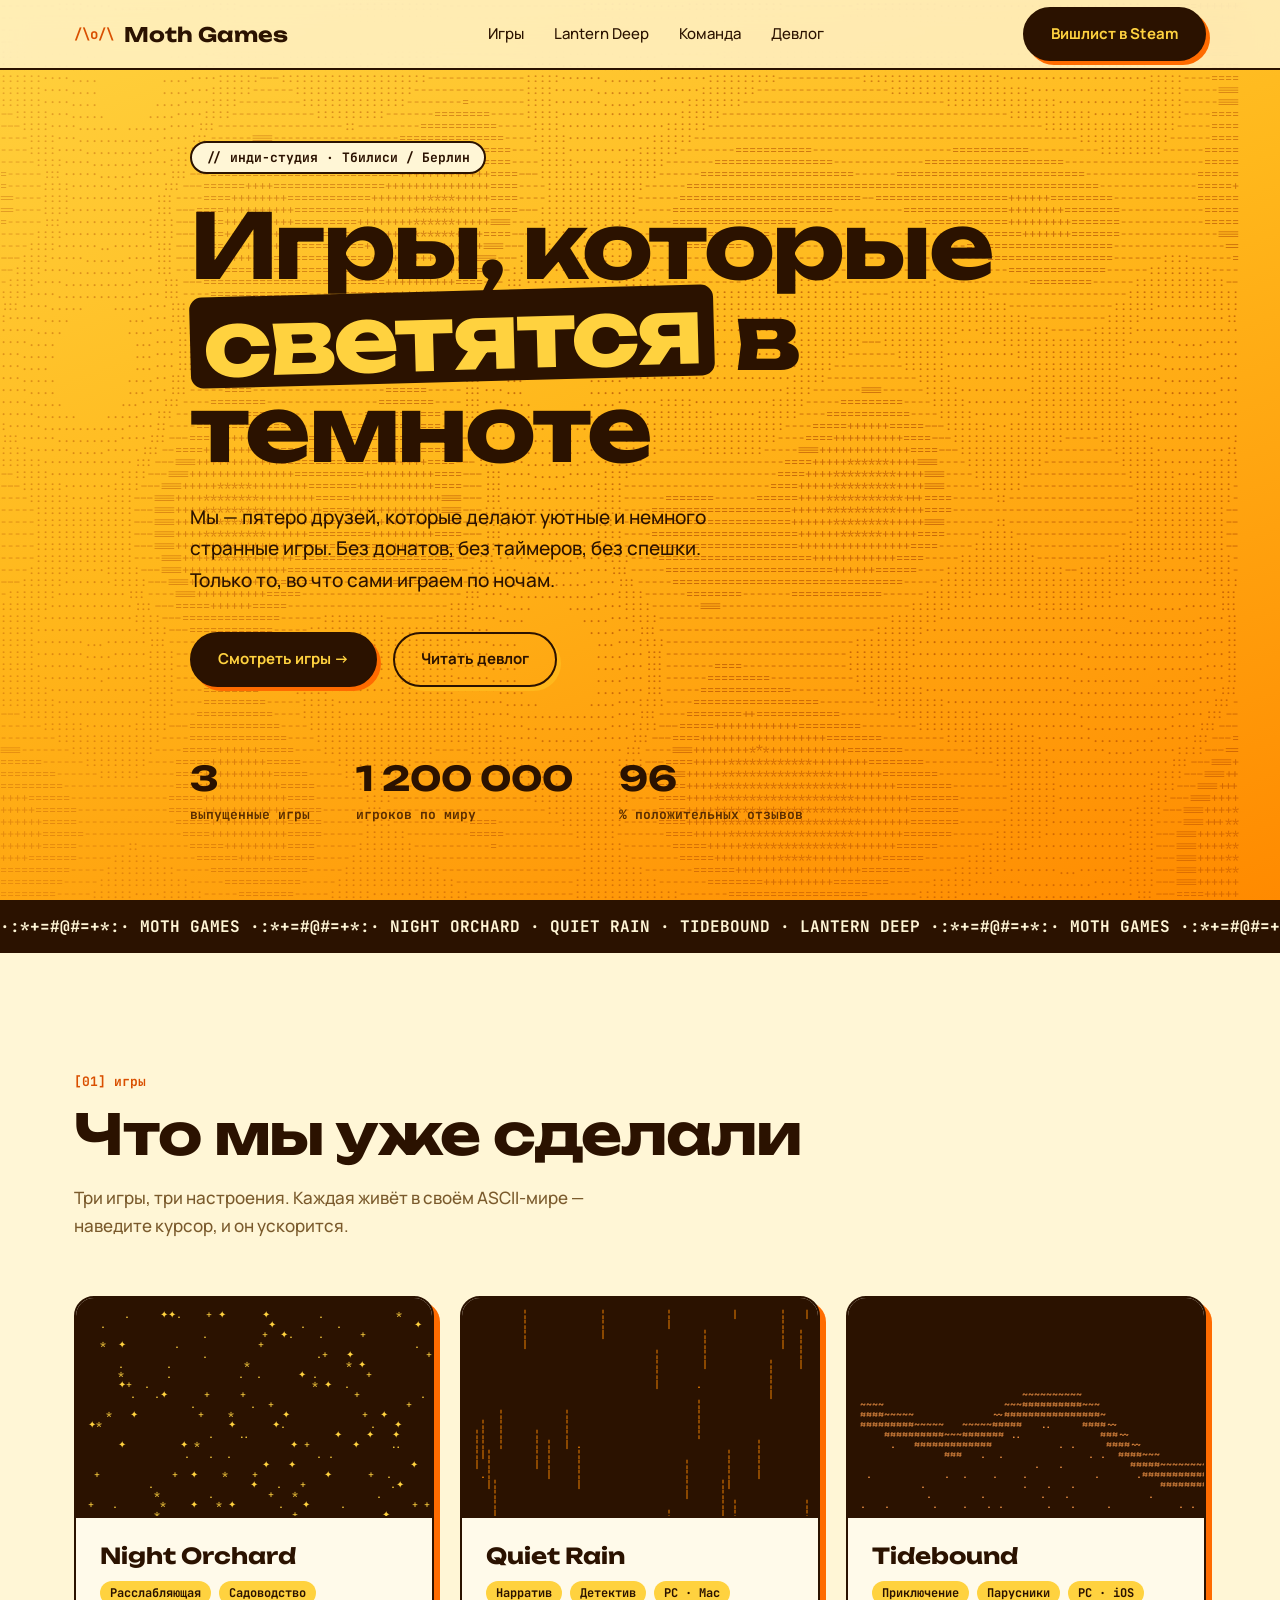
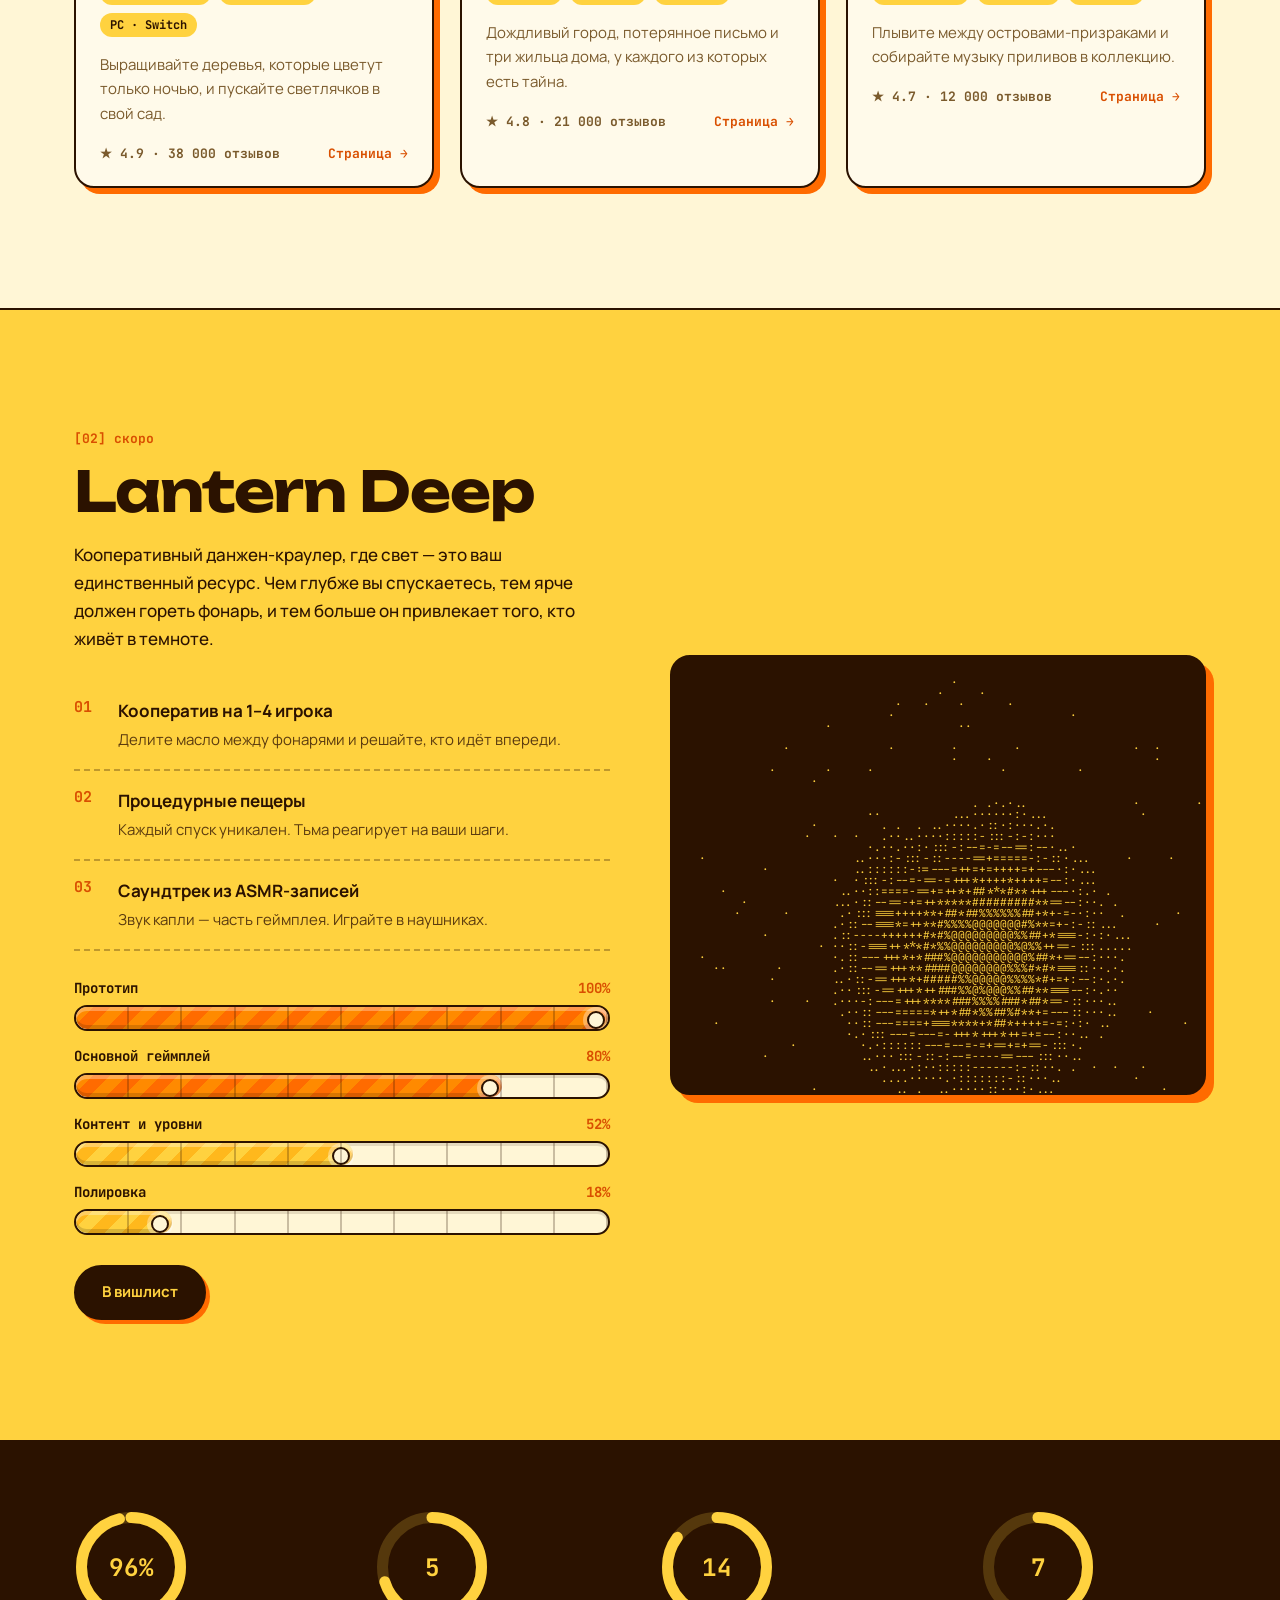
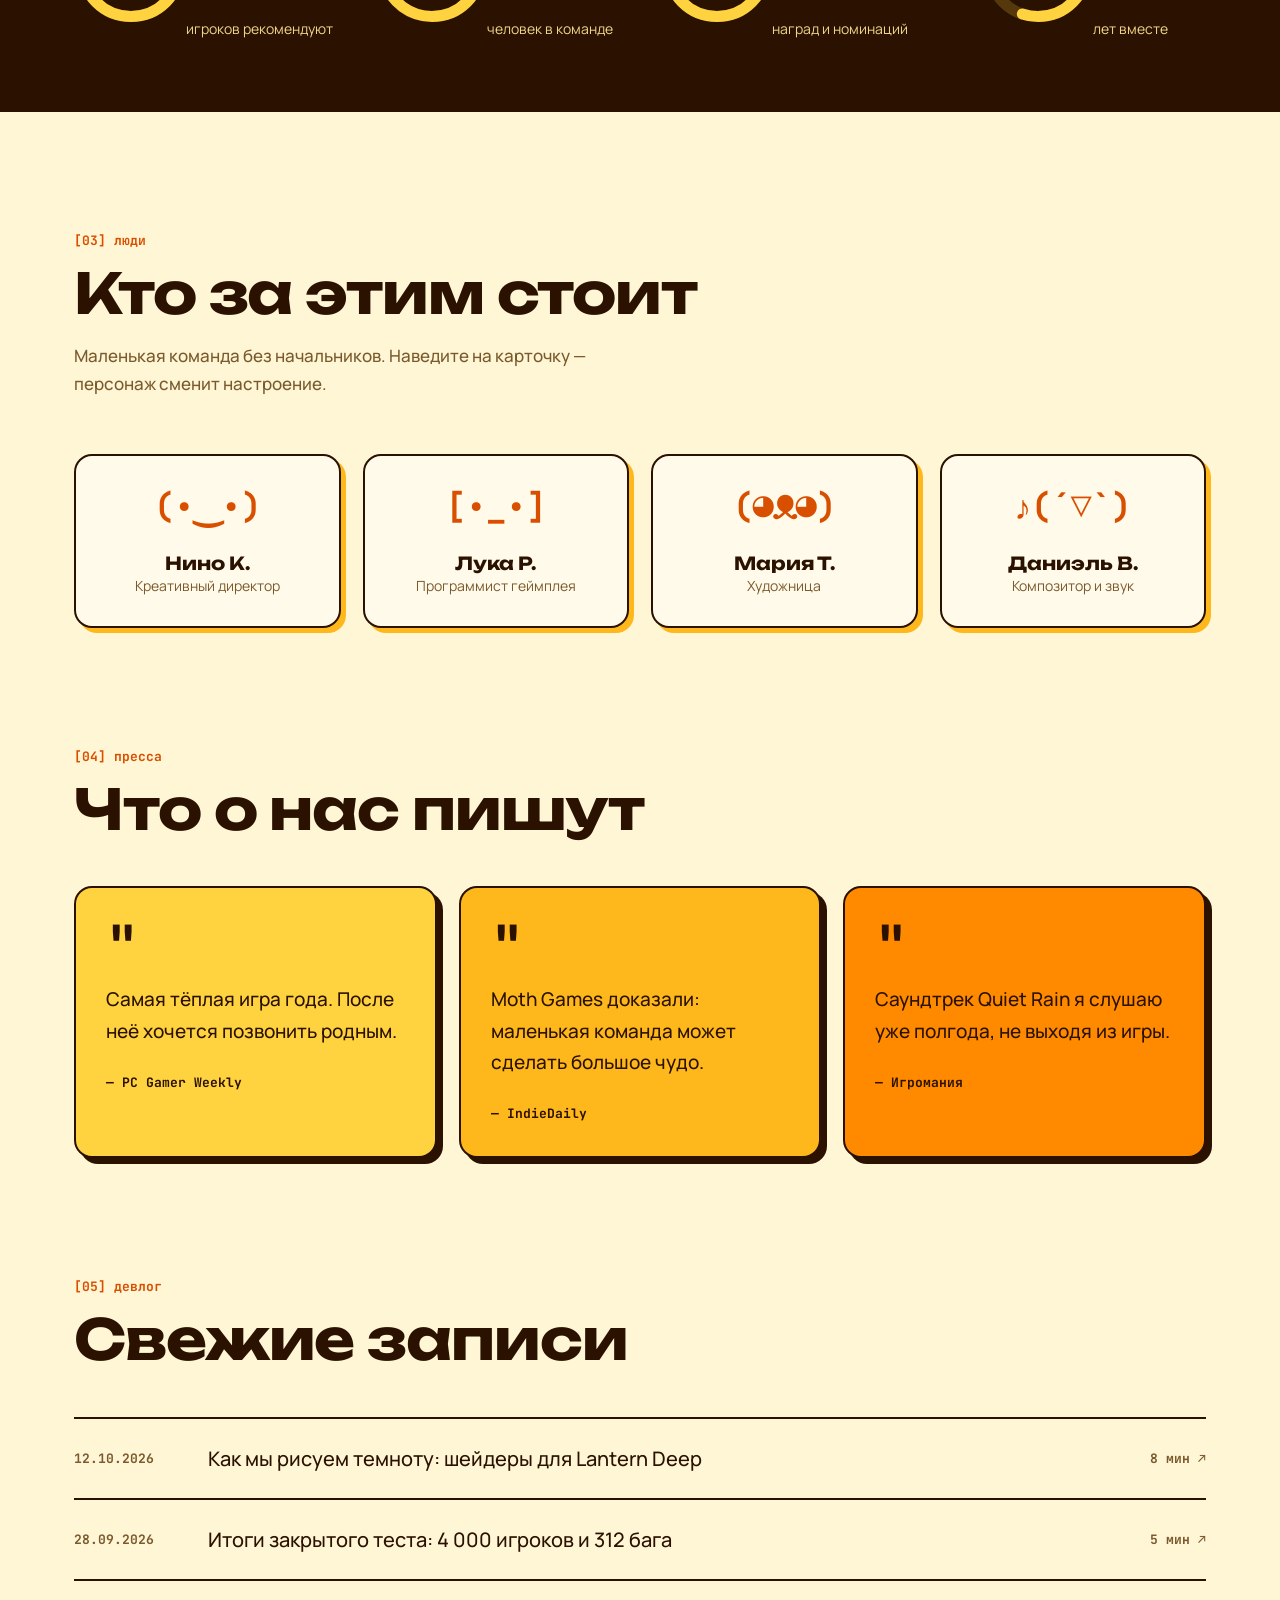
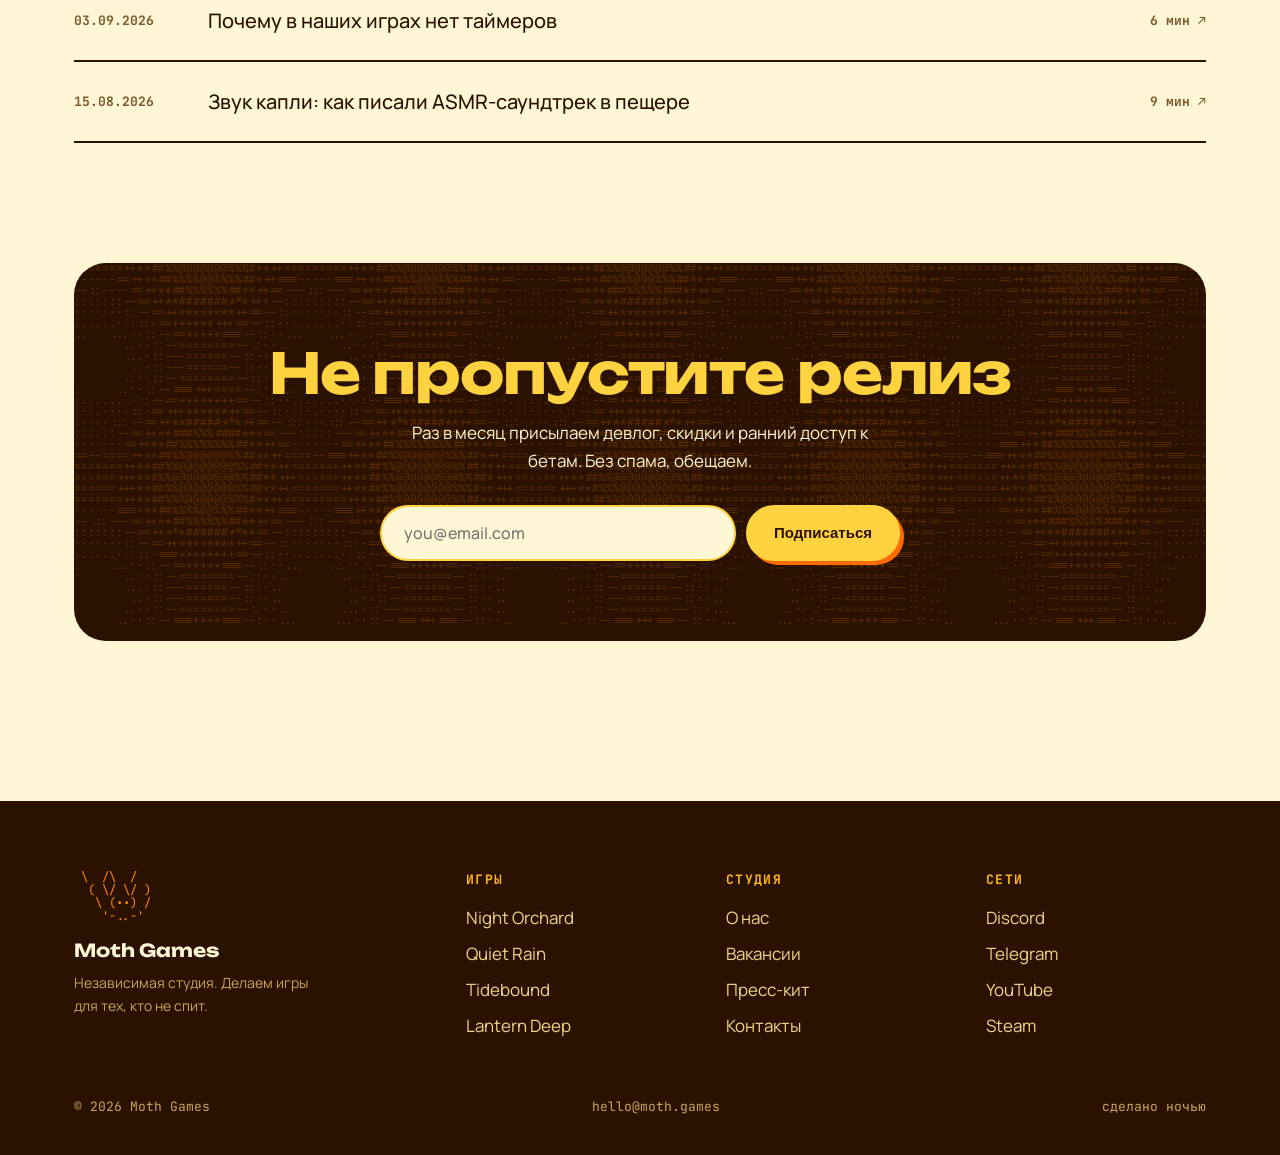
<file: moth/index.html>
<!doctype html>
<html lang="ru">
<head>
<meta charset="utf-8">
<meta name="viewport" content="width=device-width,initial-scale=1">
<title>Moth Games — инди-студия</title>
<meta name="description" content="Moth Games — независимая студия, делаем уютные и странные игры.">
<link rel="preconnect" href="https://fonts.googleapis.com">
<link href="https://fonts.googleapis.com/css2?family=JetBrains+Mono:wght@400;700&family=Manrope:wght@400;500;700&family=Unbounded:wght@500;700&display=swap" rel="stylesheet">
<style>
:root{--cream:#fff6d6;--y1:#ffd23f;--y2:#ffb81c;--o1:#ff8a00;--o2:#ff6b00;--o3:#d94f00;--ink:#2b1200;--mut:#7a5a2c;--line:#f0d588;--card:#fffaea}
*{box-sizing:border-box;margin:0;padding:0}
html{scroll-behavior:smooth}
body{background:var(--cream);color:var(--ink);font:400 17px/1.65 Manrope,system-ui,sans-serif;overflow-x:hidden}
a{color:inherit;text-decoration:none}
.wrap{max-width:1180px;margin:0 auto;padding:0 24px}
nav{position:fixed;top:0;left:0;right:0;z-index:30;backdrop-filter:blur(14px);background:rgba(255,246,214,.78);border-bottom:2px solid var(--ink)}
nav .wrap{display:flex;align-items:center;justify-content:space-between;height:68px}
.logo{font:700 20px Unbounded;display:flex;align-items:center;gap:10px}
.logo i{font:700 14px 'JetBrains Mono';color:var(--o3);font-style:normal}
nav ul{display:flex;gap:30px;list-style:none;font-size:15px;font-weight:500}
nav ul a{position:relative}
nav ul a::after{content:"";position:absolute;left:0;bottom:-3px;height:2px;width:100%;background:var(--o2);transform:scaleX(0);transform-origin:left;transition:.3s}
nav ul a:hover::after{transform:scaleX(1)}
.btn{display:inline-flex;align-items:center;gap:10px;padding:13px 26px;border-radius:99px;background:var(--ink);color:var(--y1);font-weight:700;font-size:15px;border:2px solid var(--ink);transition:.25s;cursor:pointer;box-shadow:4px 4px 0 var(--o2)}
.btn:hover{transform:translate(-2px,-2px);box-shadow:7px 7px 0 var(--o2)}
.btn.o{background:transparent;color:var(--ink);box-shadow:4px 4px 0 var(--y2)}
.btn.o:hover{background:var(--y1);box-shadow:7px 7px 0 var(--o2)}
@media(max-width:800px){nav ul{display:none}}
.hero{position:relative;min-height:100vh;display:flex;align-items:center;overflow:hidden;padding-top:68px;background:linear-gradient(160deg,var(--y1) 0%,var(--y2) 45%,var(--o1) 100%)}
#bg{position:absolute;inset:0;font:12px/12px 'JetBrains Mono',monospace;white-space:pre;color:#a63d00;overflow:hidden;user-select:none;opacity:.6;mask-image:radial-gradient(ellipse 100% 90% at 70% 50%,#000 30%,rgba(0,0,0,.3) 100%);-webkit-mask-image:radial-gradient(ellipse 100% 90% at 70% 50%,#000 30%,rgba(0,0,0,.3) 100%)}
.hero .wrap{position:relative;z-index:2}
.pill{display:inline-block;font:700 13px 'JetBrains Mono';color:var(--ink);border:2px solid var(--ink);padding:6px 14px;border-radius:99px;margin-bottom:26px;background:var(--cream)}
h1{font:700 clamp(40px,7vw,96px)/1.02 Unbounded;letter-spacing:-.03em;max-width:900px}
h1 em{font-style:normal;background:var(--ink);color:var(--y1);padding:0 .15em;border-radius:.14em;display:inline-block;transform:rotate(-1.5deg)}
.lead{max-width:540px;margin:28px 0 36px;font-size:19px;font-weight:500}
.hero .row{display:flex;gap:16px;flex-wrap:wrap}
.facts{display:flex;gap:46px;margin-top:70px;flex-wrap:wrap}
.facts b{display:block;font:700 34px Unbounded}
.facts span{font:700 13px 'JetBrains Mono';color:#5b2d00}
.orn{overflow:hidden;white-space:nowrap;border-block:2px solid var(--ink);padding:14px 0;color:var(--cream);font:700 16px 'JetBrains Mono';background:var(--ink)}
.orn div{display:inline-block;animation:mq 40s linear infinite}
@keyframes mq{to{transform:translateX(-50%)}}
section{padding:120px 0}
.eb{font:700 13px 'JetBrains Mono';color:var(--o3);margin-bottom:14px;display:block}
h2{font:700 clamp(30px,4.5vw,56px)/1.1 Unbounded;letter-spacing:-.02em;margin-bottom:18px}
.sub{color:var(--mut);max-width:560px;margin-bottom:56px;font-weight:500}
.games{display:grid;grid-template-columns:repeat(auto-fit,minmax(320px,1fr));gap:26px}
.game{background:var(--card);border:2px solid var(--ink);border-radius:20px;overflow:hidden;transition:.3s;box-shadow:6px 6px 0 var(--o2)}
.game:hover{transform:translate(-4px,-4px);box-shadow:10px 10px 0 var(--o2)}
.game pre{font:10px/10px 'JetBrains Mono',monospace;height:220px;overflow:hidden;padding:12px;background:var(--ink);border-bottom:2px solid var(--ink);color:var(--y1);user-select:none}
.game:nth-child(2) pre{color:var(--o1)}.game:nth-child(3) pre{color:#ff9d4a}
.game .in{padding:24px}
.game h3{font:700 22px Unbounded;margin-bottom:6px}
.tags{display:flex;gap:8px;flex-wrap:wrap;margin:12px 0 16px}
.tags span{font:700 12px 'JetBrains Mono';padding:4px 10px;border-radius:99px;background:var(--y1);color:var(--ink)}
.game p{color:var(--mut);font-size:15px;margin-bottom:18px}
.game .f{display:flex;justify-content:space-between;align-items:center;font:700 13px 'JetBrains Mono';color:var(--mut)}
.game .f a{color:var(--o3)}
.alt{background:var(--y1);border-block:2px solid var(--ink)}
.split{display:grid;grid-template-columns:1fr 1fr;gap:60px;align-items:center}
@media(max-width:900px){.split{grid-template-columns:1fr}}
#torch{font:11px/11px 'JetBrains Mono',monospace;white-space:pre;background:var(--ink);border:2px solid var(--ink);border-radius:20px;padding:20px;color:var(--y1);height:440px;overflow:hidden;box-shadow:8px 8px 0 var(--o2)}
.feat{list-style:none;margin:28px 0}
.feat li{display:flex;gap:16px;padding:16px 0;border-bottom:2px dashed rgba(43,18,0,.3)}
.feat b{font:700 15px 'JetBrains Mono';color:var(--o3);min-width:28px}
.feat strong{display:block;font-weight:700}
.feat span{color:#5b3b0f;font-size:15px}
/* drawn progress bars */
.bars{margin-top:8px}
.bar{margin:16px 0}
.bar .t{display:flex;justify-content:space-between;font:700 14px 'JetBrains Mono';margin-bottom:8px}
.bar .t b{color:var(--o3)}
.track{position:relative;height:26px;border-radius:99px;border:2px solid var(--ink);background:var(--cream);overflow:hidden;box-shadow:inset 0 3px 0 rgba(43,18,0,.12)}
.fill{position:absolute;left:0;top:0;bottom:0;width:0;border-radius:99px;transition:width 1.8s cubic-bezier(.2,.8,.2,1);
 background:repeating-linear-gradient(-45deg,var(--o2) 0 12px,var(--o1) 12px 24px);background-size:34px 34px;animation:stripes 1.2s linear infinite;box-shadow:inset 0 -4px 0 rgba(0,0,0,.15),inset 0 4px 0 rgba(255,255,255,.3)}
.fill::after{content:"";position:absolute;right:3px;top:50%;width:14px;height:14px;margin-top:-7px;border-radius:50%;background:var(--cream);border:2px solid var(--ink);box-shadow:0 0 0 4px rgba(255,255,255,.35)}
@keyframes stripes{to{background-position:34px 0}}
.fill.y{background:repeating-linear-gradient(-45deg,var(--y2) 0 12px,var(--y1) 12px 24px)}
.ticks{position:absolute;inset:0;pointer-events:none;background:repeating-linear-gradient(90deg,transparent 0 calc(10% - 2px),rgba(43,18,0,.25) calc(10% - 2px) 10%)}
.stats{background:var(--ink);color:var(--cream);padding:70px 0}
.stats .g{display:grid;grid-template-columns:repeat(auto-fit,minmax(200px,1fr));gap:30px;text-align:center}
.stats b{display:block;font:700 clamp(36px,5vw,60px)/1 Unbounded;color:var(--y1)}
.stats span{color:#f0d588;font-size:14px}
.ring{width:110px;height:110px;margin:0 auto 12px}
.ring circle{fill:none;stroke-width:10}
.ring .bg{stroke:rgba(255,210,63,.2)}
.ring .fg{stroke:var(--y1);stroke-linecap:round;stroke-dasharray:283;stroke-dashoffset:283;transform:rotate(-90deg);transform-origin:50% 50%;transition:stroke-dashoffset 2s cubic-bezier(.2,.8,.2,1)}
.ring text{fill:var(--y1);font:700 22px 'JetBrains Mono';text-anchor:middle}
.team{display:grid;grid-template-columns:repeat(auto-fit,minmax(240px,1fr));gap:22px}
.mem{background:var(--card);border:2px solid var(--ink);border-radius:18px;padding:28px;text-align:center;transition:.3s;box-shadow:5px 5px 0 var(--y2)}
.mem:hover{transform:rotate(-1.5deg) translateY(-4px);box-shadow:8px 8px 0 var(--o2)}
.face{font:700 34px 'JetBrains Mono';color:var(--o3);margin-bottom:18px;height:50px}
.mem h4{font:700 18px Unbounded}.mem p{color:var(--mut);font-size:14px}
.quotes{display:grid;grid-template-columns:repeat(auto-fit,minmax(300px,1fr));gap:22px}
.q{border:2px solid var(--ink);border-radius:18px;padding:30px;background:var(--y1);box-shadow:6px 6px 0 var(--ink)}
.q:nth-child(2){background:var(--y2)}.q:nth-child(3){background:var(--o1)}
.q p{font-size:19px;margin:12px 0 20px;font-weight:500}.q small{font:700 13px 'JetBrains Mono'}
.q:before{content:'"';font:700 54px/1 'JetBrains Mono';color:var(--ink)}
.log a{display:grid;grid-template-columns:110px 1fr auto;gap:24px;padding:26px 0;border-bottom:2px solid var(--ink);align-items:center;transition:.3s}
.log a:first-child{border-top:2px solid var(--ink)}
.log a:hover{padding-left:16px;color:var(--o3);background:var(--y1)}
.log time,.log span{font:700 13px 'JetBrains Mono';color:var(--mut)}
.log h4{font:500 20px Manrope}
@media(max-width:700px){.log a{grid-template-columns:1fr}.log span{display:none}}
.news{text-align:center;background:var(--ink);color:var(--cream);border-radius:32px;padding:80px 30px;position:relative;overflow:hidden}
.news pre{position:absolute;inset:0;font:11px/11px 'JetBrains Mono';color:rgba(255,138,0,.25);white-space:pre;overflow:hidden;pointer-events:none}
.news>*:not(pre){position:relative}
.news h2{margin-bottom:14px;color:var(--y1)}.news p{max-width:500px;margin:0 auto 30px}
.news form{display:flex;gap:10px;max-width:520px;margin:0 auto;flex-wrap:wrap;justify-content:center}
.news input{flex:1;min-width:220px;padding:15px 22px;border-radius:99px;border:2px solid var(--y1);font:500 16px Manrope;background:var(--cream);outline:0}
.news .btn{background:var(--y1);color:var(--ink);border-color:var(--y1);box-shadow:4px 4px 0 var(--o2)}
footer{background:var(--ink);color:var(--cream);padding:70px 0 40px;margin-top:40px}
.fg{display:grid;grid-template-columns:1.6fr repeat(3,1fr);gap:40px}
@media(max-width:800px){.fg{grid-template-columns:1fr 1fr}}
footer h5{font:700 13px 'JetBrains Mono';color:var(--y2);margin-bottom:16px;letter-spacing:.1em}
footer li{list-style:none;margin:8px 0}footer li a{color:#f0d588}footer li a:hover{color:var(--o1)}
.moth{font:12px/13px 'JetBrains Mono';color:var(--o1);white-space:pre;margin-bottom:16px}
.copy{margin-top:50px;display:flex;justify-content:space-between;color:#c9a55a;font:400 13px 'JetBrains Mono';flex-wrap:wrap;gap:10px}
.rv{opacity:0;transform:translateY(34px);transition:.8s cubic-bezier(.2,.8,.2,1)}.rv.on{opacity:1;transform:none}
</style>
</head>
<body>
<nav><div class="wrap"><a class="logo" href="#"><i>/\o/\</i>Moth Games</a>
<ul><li><a href="#games">Игры</a></li><li><a href="#lantern">Lantern Deep</a></li><li><a href="#team">Команда</a></li><li><a href="#log">Девлог</a></li></ul>
<a class="btn" href="#news">Вишлист в Steam</a></div></nav>

<header class="hero">
  <pre id="bg"></pre>
  <div class="wrap">
    <span class="pill">// инди-студия · Тбилиси / Берлин</span>
    <h1>Игры, которые <em>светятся</em> в темноте</h1>
    <p class="lead">Мы — пятеро друзей, которые делают уютные и немного странные игры. Без донатов, без таймеров, без спешки. Только то, во что сами играем по ночам.</p>
    <div class="row"><a class="btn" href="#games">Смотреть игры →</a><a class="btn o" href="#log">Читать девлог</a></div>
    <div class="facts"><div><b data-n="3">0</b><span>выпущенные игры</span></div><div><b data-n="1200000">0</b><span>игроков по миру</span></div><div><b data-n="96">0</b><span>% положительных отзывов</span></div></div>
  </div>
</header>

<div class="orn"><div id="orn"></div></div>

<section id="games"><div class="wrap">
  <span class="eb rv">[01] игры</span><h2 class="rv">Что мы уже сделали</h2><p class="sub rv">Три игры, три настроения. Каждая живёт в своём ASCII-мире — наведите курсор, и он ускорится.</p>
  <div class="games">
    <article class="game rv"><pre data-f="stars"></pre><div class="in"><h3>Night Orchard</h3><div class="tags"><span>Расслабляющая</span><span>Садоводство</span><span>PC · Switch</span></div><p>Выращивайте деревья, которые цветут только ночью, и пускайте светлячков в свой сад.</p><div class="f"><span>★ 4.9 · 38 000 отзывов</span><a href="#">Страница →</a></div></div></article>
    <article class="game rv"><pre data-f="rain"></pre><div class="in"><h3>Quiet Rain</h3><div class="tags"><span>Нарратив</span><span>Детектив</span><span>PC · Mac</span></div><p>Дождливый город, потерянное письмо и три жильца дома, у каждого из которых есть тайна.</p><div class="f"><span>★ 4.8 · 21 000 отзывов</span><a href="#">Страница →</a></div></div></article>
    <article class="game rv"><pre data-f="wave"></pre><div class="in"><h3>Tidebound</h3><div class="tags"><span>Приключение</span><span>Парусники</span><span>PC · iOS</span></div><p>Плывите между островами-призраками и собирайте музыку приливов в коллекцию.</p><div class="f"><span>★ 4.7 · 12 000 отзывов</span><a href="#">Страница →</a></div></div></article>
  </div>
</div></section>

<section id="lantern" class="alt"><div class="wrap split">
  <div>
    <span class="eb rv">[02] скоро</span><h2 class="rv">Lantern Deep</h2>
    <p class="rv" style="font-weight:500">Кооперативный данжен-краулер, где свет — это ваш единственный ресурс. Чем глубже вы спускаетесь, тем ярче должен гореть фонарь, и тем больше он привлекает того, кто живёт в темноте.</p>
    <ul class="feat rv">
      <li><b>01</b><div><strong>Кооператив на 1–4 игрока</strong><span>Делите масло между фонарями и решайте, кто идёт впереди.</span></div></li>
      <li><b>02</b><div><strong>Процедурные пещеры</strong><span>Каждый спуск уникален. Тьма реагирует на ваши шаги.</span></div></li>
      <li><b>03</b><div><strong>Саундтрек из ASMR-записей</strong><span>Звук капли — часть геймплея. Играйте в наушниках.</span></div></li>
    </ul>
    <div class="bars rv">
      <div class="bar"><div class="t"><span>Прототип</span><b data-p="100">0%</b></div><div class="track"><div class="fill" data-w="100"></div><div class="ticks"></div></div></div>
      <div class="bar"><div class="t"><span>Основной геймплей</span><b data-p="80">0%</b></div><div class="track"><div class="fill" data-w="80"></div><div class="ticks"></div></div></div>
      <div class="bar"><div class="t"><span>Контент и уровни</span><b data-p="52">0%</b></div><div class="track"><div class="fill y" data-w="52"></div><div class="ticks"></div></div></div>
      <div class="bar"><div class="t"><span>Полировка</span><b data-p="18">0%</b></div><div class="track"><div class="fill y" data-w="18"></div><div class="ticks"></div></div></div>
    </div>
    <div class="row rv" style="margin-top:30px"><a class="btn" href="#news">В вишлист</a></div>
  </div>
  <pre id="torch" class="rv"></pre>
</div></section>

<div class="stats"><div class="wrap g">
  <div><svg class="ring" viewBox="0 0 100 100"><circle class="bg" cx="50" cy="50" r="45"/><circle class="fg" cx="50" cy="50" r="45" data-r="0.96"/><text x="50" y="58">96%</text></svg><span>игроков рекомендуют</span></div>
  <div><svg class="ring" viewBox="0 0 100 100"><circle class="bg" cx="50" cy="50" r="45"/><circle class="fg" cx="50" cy="50" r="45" data-r="0.7"/><text x="50" y="58">5</text></svg><span>человек в команде</span></div>
  <div><svg class="ring" viewBox="0 0 100 100"><circle class="bg" cx="50" cy="50" r="45"/><circle class="fg" cx="50" cy="50" r="45" data-r="0.85"/><text x="50" y="58">14</text></svg><span>наград и номинаций</span></div>
  <div><svg class="ring" viewBox="0 0 100 100"><circle class="bg" cx="50" cy="50" r="45"/><circle class="fg" cx="50" cy="50" r="45" data-r="0.55"/><text x="50" y="58">7</text></svg><span>лет вместе</span></div>
</div></div>

<section id="team"><div class="wrap">
  <span class="eb rv">[03] люди</span><h2 class="rv">Кто за этим стоит</h2><p class="sub rv">Маленькая команда без начальников. Наведите на карточку — персонаж сменит настроение.</p>
  <div class="team">
    <div class="mem rv"><div class="face" data-f='["(•‿•)","(^o^)","(ツ)"]'>(•‿•)</div><h4>Нино К.</h4><p>Креативный директор</p></div>
    <div class="mem rv"><div class="face" data-f='["[¬º-°]¬","[•_•]","[^_^]"]'>[•_•]</div><h4>Лука Р.</h4><p>Программист геймплея</p></div>
    <div class="mem rv"><div class="face" data-f='["(◕ᴥ◕)","(•ᴥ•)","(ᵔᴥᵔ)"]'>(◕ᴥ◕)</div><h4>Мария Т.</h4><p>Художница</p></div>
    <div class="mem rv"><div class="face" data-f='["♪(´▽`)","♫(•◡•)","(ᵔ◡ᵔ)♪"]'>♪(´▽`)</div><h4>Даниэль В.</h4><p>Композитор и звук</p></div>
  </div>
</div></section>

<section style="padding-top:0"><div class="wrap">
  <span class="eb rv">[04] пресса</span><h2 class="rv">Что о нас пишут</h2><br>
  <div class="quotes">
    <div class="q rv"><p>Самая тёплая игра года. После неё хочется позвонить родным.</p><small>— PC Gamer Weekly</small></div>
    <div class="q rv"><p>Moth Games доказали: маленькая команда может сделать большое чудо.</p><small>— IndieDaily</small></div>
    <div class="q rv"><p>Саундтрек Quiet Rain я слушаю уже полгода, не выходя из игры.</p><small>— Игромания</small></div>
  </div>
</div></section>

<section id="log" style="padding-top:0"><div class="wrap">
  <span class="eb rv">[05] девлог</span><h2 class="rv">Свежие записи</h2><br>
  <div class="log rv">
    <a href="#"><time>12.10.2026</time><h4>Как мы рисуем темноту: шейдеры для Lantern Deep</h4><span>8 мин ↗</span></a>
    <a href="#"><time>28.09.2026</time><h4>Итоги закрытого теста: 4 000 игроков и 312 бага</h4><span>5 мин ↗</span></a>
    <a href="#"><time>03.09.2026</time><h4>Почему в наших играх нет таймеров</h4><span>6 мин ↗</span></a>
    <a href="#"><time>15.08.2026</time><h4>Звук капли: как писали ASMR-саундтрек в пещере</h4><span>9 мин ↗</span></a>
  </div>
</div></section>

<section id="news" style="padding-top:0"><div class="wrap">
  <div class="news rv"><pre id="newsbg"></pre><h2>Не пропустите релиз</h2><p>Раз в месяц присылаем девлог, скидки и ранний доступ к бетам. Без спама, обещаем.</p>
  <form onsubmit="event.preventDefault();this.innerHTML='<b>Спасибо! Вы в списке.</b>'"><input type="email" required placeholder="you@email.com"><button class="btn">Подписаться</button></form></div>
</div></section>

<footer><div class="wrap">
  <div class="fg">
    <div><pre class="moth"> \  /\  /
  ( \/ \/ )
   \ (••) /
    '-..-'</pre><b class="logo" style="font-size:18px">Moth Games</b><p style="color:#c9a55a;font-size:14px;margin-top:10px;max-width:260px">Независимая студия. Делаем игры для тех, кто не спит.</p></div>
    <div><h5>ИГРЫ</h5><ul><li><a href="#">Night Orchard</a></li><li><a href="#">Quiet Rain</a></li><li><a href="#">Tidebound</a></li><li><a href="#">Lantern Deep</a></li></ul></div>
    <div><h5>СТУДИЯ</h5><ul><li><a href="#">О нас</a></li><li><a href="#">Вакансии</a></li><li><a href="#">Пресс-кит</a></li><li><a href="#">Контакты</a></li></ul></div>
    <div><h5>СЕТИ</h5><ul><li><a href="#">Discord</a></li><li><a href="#">Telegram</a></li><li><a href="#">YouTube</a></li><li><a href="#">Steam</a></li></ul></div>
  </div>
  <div class="copy"><span>© 2026 Moth Games</span><span>hello@moth.games</span><span>сделано ночью</span></div>
</div></footer>

<script>
const $=s=>document.querySelector(s),$$=s=>[...document.querySelectorAll(s)];
const hash=(x,y)=>{let h=Math.imul(x|0,374761393)+Math.imul(y|0,668265263)|0;h=Math.imul(h^(h>>>13),1274126177);return((h^(h>>>16))>>>0)/4294967295};
const RAMP=' .·:-=+*#%@';
const mouse={x:-1,y:-1};
function field(el,fn,opt={}){const cw=opt.cw||7.2,ch=opt.ch||12;let cols=0,rows=0,vis=true,hov=false,t=0,last=0;
 const size=()=>{const r=el.getBoundingClientRect();cols=Math.max(10,r.width/cw|0);rows=Math.max(5,r.height/ch|0)};size();addEventListener('resize',size);
 new IntersectionObserver(e=>vis=e[0].isIntersecting).observe(el);
 el.parentElement.addEventListener('mouseenter',()=>hov=true);el.parentElement.addEventListener('mouseleave',()=>hov=false);
 (function f(now){requestAnimationFrame(f);if(!vis||now-last<42)return;t+=(now-last)/1000*(hov?2.4:1);last=now;
  let s='';for(let y=0;y<rows;y++){for(let x=0;x<cols;x++)s+=fn(x,y,t,cols,rows);s+='\n'}el.textContent=s})(0)}
const ramp=v=>RAMP[Math.max(0,Math.min(RAMP.length-1,v*RAMP.length|0))];
const F={
 stars:(x,y,t)=>{const h=hash(x,y);if(h<.9)return' ';const b=(Math.sin(t*3+h*60)+1)/2;return['.','+','*','✦'][b*3.99|0]},
 rain:(x,y,t,c,r)=>{const h=hash(x,1);if(h<.45)return' ';const d=((y/r)+t*(.4+h*.7)+h*7)%1;return d>.82?(d>.96?'|':'¦'):(hash(x,y)>.985?'.':' ')},
 wave:(x,y,t,c,r)=>{const w=Math.sin(x*.18+t*1.6)*2.2+Math.sin(x*.07-t)*2.5+r*.55;if(y<w-1)return' ';if(y<w)return'~';return y<w+2?'≈':hash(x,y)>.9?'.':' '},
 hero:(x,y,t,c,r)=>{const v=(Math.sin(x*.09+t*.8)+Math.sin(y*.25-t*.6)+Math.sin((x+y)*.07+t*.5)+Math.sin(Math.hypot(x-c*.7,y-r*.5)*.2-t))/4*.5+.5;
  let m=0;if(mouse.x>=0){const d=Math.hypot(x-mouse.x,(y-mouse.y)*1.7);m=Math.max(0,1-d/14)}return ramp(Math.min(1,v*.75+m*.6))},
 torch:(x,y,t,c,r)=>{const cx=c/2,dx=(x-cx)/c*2.2,dy=(y-r*.62)/r*2;const fl=Math.sin(t*9+x*.3)*.04+Math.sin(t*5.3)*.05;
  const d=Math.hypot(dx*1.2,dy)+fl;const flame=Math.max(0,1-d*1.5);if(flame>0)return ramp(flame+hash(x,y+(t*12|0))*.15);
  if(y>r*.7&&Math.abs(x-cx)<2)return'║';return hash(x,y)>.96&&d<1.3?'·':' '}
};
field($('#bg'),F.hero,{cw:7.2,ch:12});
addEventListener('mousemove',e=>{const r=$('#bg').getBoundingClientRect();mouse.x=(e.clientX-r.left)/7.2;mouse.y=(e.clientY-r.top)/12});
$$('pre[data-f]').forEach(p=>field(p,F[p.dataset.f],{cw:6,ch:10}));
field($('#torch'),F.torch,{cw:6.6,ch:11});
field($('#newsbg'),(x,y,t)=>ramp((Math.sin(x*.2+t)+Math.sin(y*.3-t))/4+.5),{cw:6.6,ch:11});
$('#orn').textContent=('·:*+=#@#=+*:· MOTH GAMES ·:*+=#@#=+*:· NIGHT ORCHARD · QUIET RAIN · TIDEBOUND · LANTERN DEEP ').repeat(6);
$$('.face').forEach(f=>{const a=JSON.parse(f.dataset.f);let i=0;f.parentElement.addEventListener('mouseenter',()=>{i=(i+1)%a.length;f.textContent=a[i]})});
/* reveal: bars, rings, counters */
function count(b,n,fmt){const t0=performance.now();(function f(t){const p=Math.min(1,(t-t0)/1800);b.textContent=fmt(n*(1-Math.pow(1-p,3)));if(p<1)requestAnimationFrame(f)})(t0)}
const io=new IntersectionObserver(es=>es.forEach(e=>{if(!e.isIntersecting)return;const el=e.target;el.classList.add('on');
 el.querySelectorAll('.fill').forEach(f=>f.style.width=f.dataset.w+'%');
 el.querySelectorAll('[data-p]').forEach(b=>count(b,+b.dataset.p,v=>Math.round(v)+'%'));io.unobserve(el)}),{threshold:.12});
$$('.rv').forEach((e,i)=>{e.style.transitionDelay=(i%3)*.08+'s';io.observe(e)});
const co=new IntersectionObserver(es=>es.forEach(e=>{if(!e.isIntersecting)return;const b=e.target;
 if(b.dataset.n)count(b,+b.dataset.n,v=>Math.round(v).toLocaleString('ru'));
 if(b.dataset.r)b.style.strokeDashoffset=283*(1-+b.dataset.r);co.unobserve(b)}),{threshold:.4});
$$('[data-n],[data-r]').forEach(b=>co.observe(b));
</script>
</body>
</html>
</file>
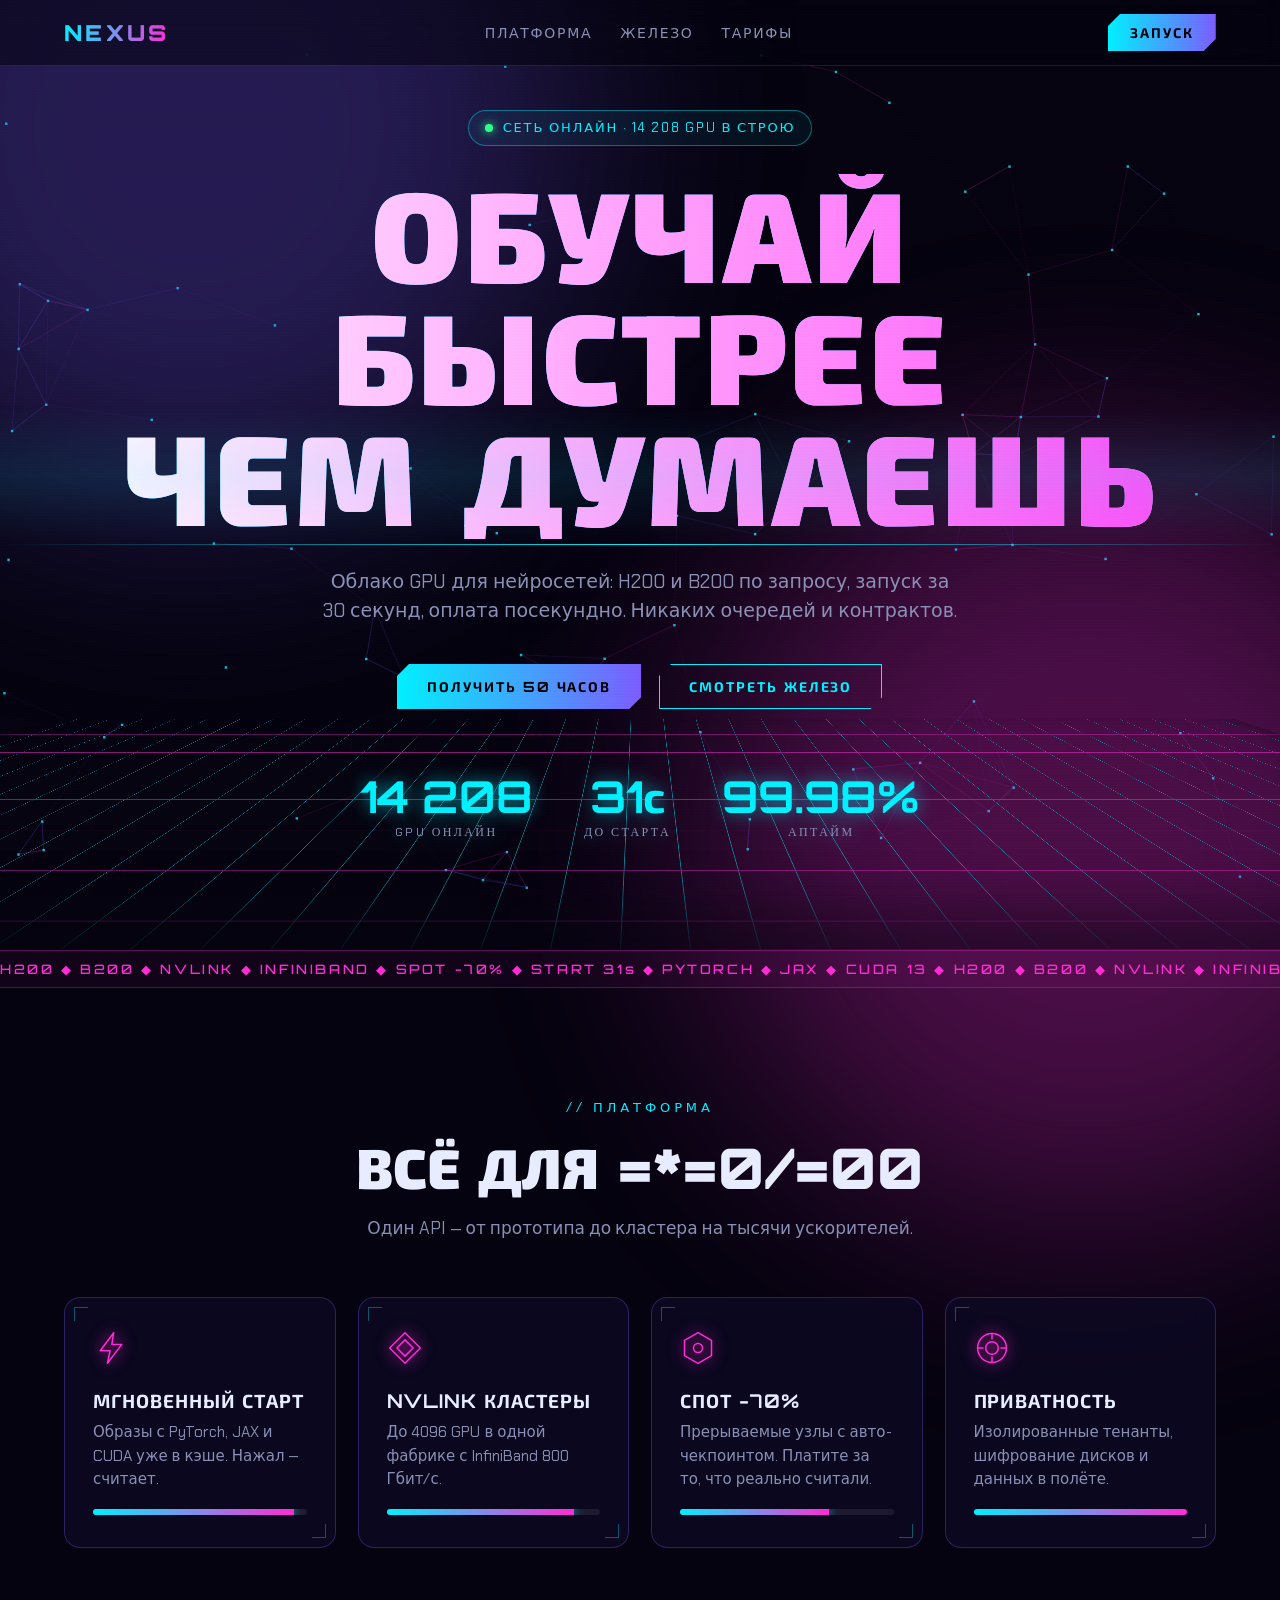
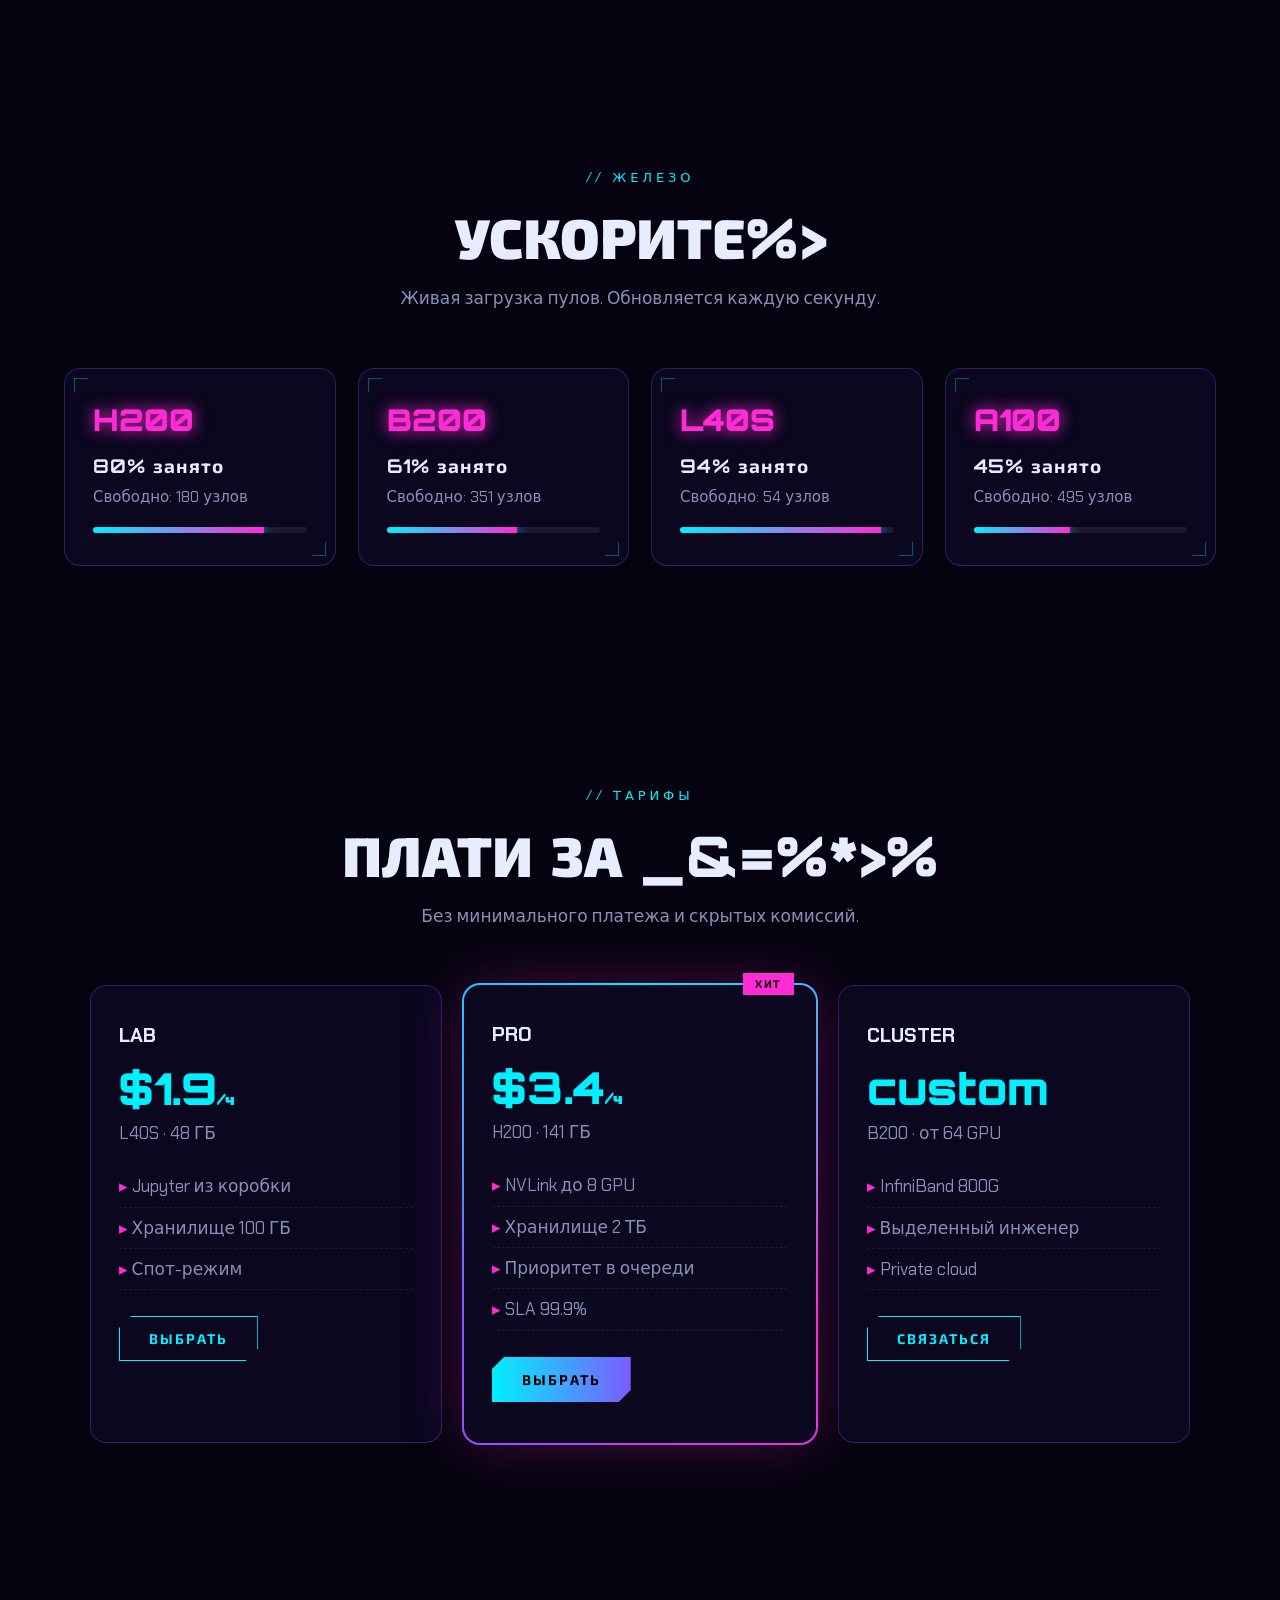
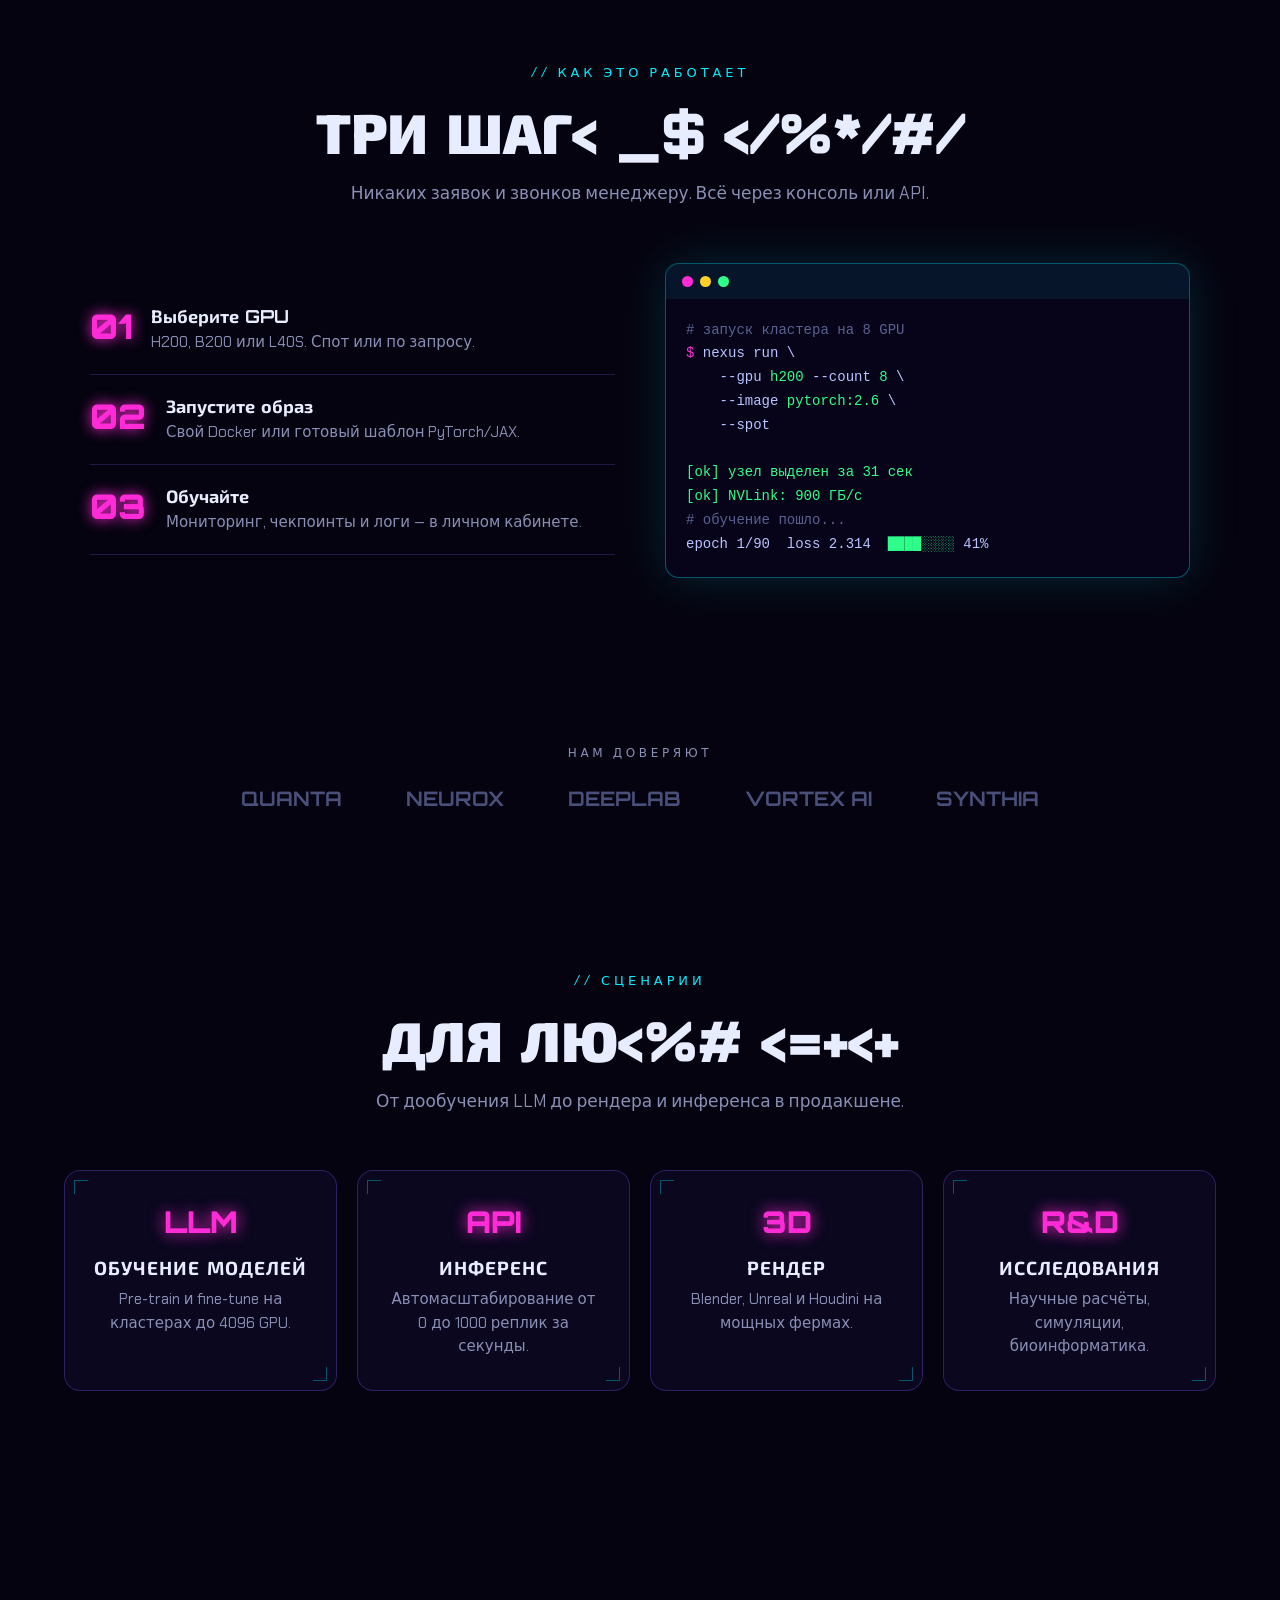
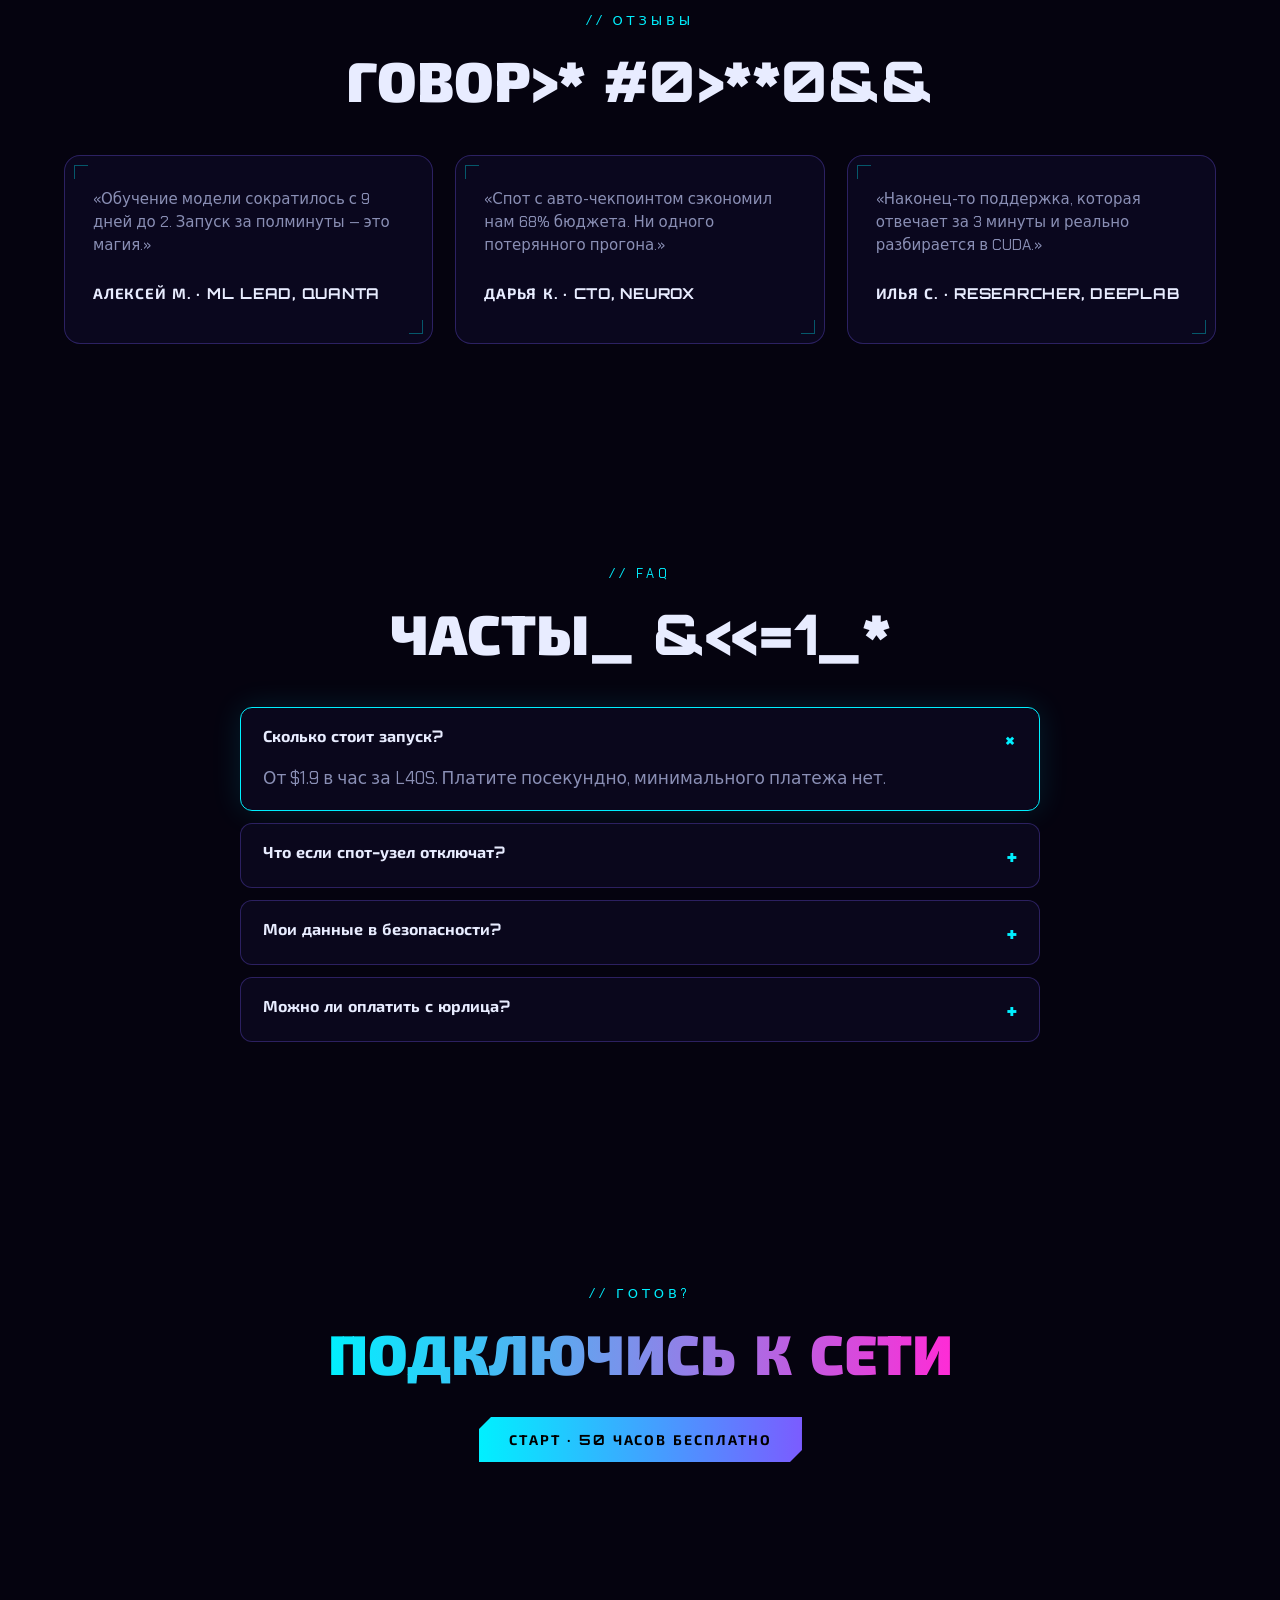
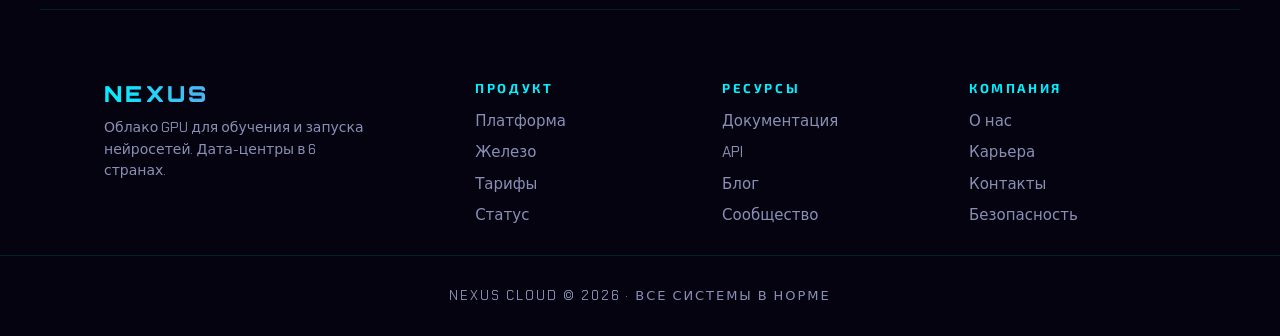
<file: nexus/index.html>
<!doctype html>
<html lang="ru">
<head>
<meta charset="utf-8">
<meta name="viewport" content="width=device-width,initial-scale=1">
<title>NEXUS — облако GPU для нейросетей</title>
<link rel="preconnect" href="https://fonts.googleapis.com">
<link href="https://fonts.googleapis.com/css2?family=Orbitron:wght@500;700;900&family=Exo+2:wght@500;700;800&family=Chakra+Petch:wght@400;500;600&display=swap" rel="stylesheet">
<style>
:root{--bg:#05030f;--c:#00f0ff;--m:#ff2bd6;--v:#7b5cff;--t:#e8ecff;--mut:#8a8fb5}
*{box-sizing:border-box;margin:0;padding:0}
html{scroll-behavior:smooth}
body{background:var(--bg);color:var(--t);font:17px/1.55 'Chakra Petch',system-ui,sans-serif;overflow-x:hidden}
#net{position:fixed;inset:0;z-index:0}
.glow1,.glow2{position:fixed;width:60vw;height:60vw;border-radius:50%;filter:blur(120px);opacity:.28;z-index:0;pointer-events:none;animation:drift 18s ease-in-out infinite alternate}
.glow1{background:var(--v);top:-20vw;left:-15vw}.glow2{background:var(--m);bottom:-25vw;right:-15vw;animation-delay:-9s}
@keyframes drift{to{transform:translate(8vw,6vw) scale(1.15)}}
nav{position:fixed;top:0;left:0;right:0;z-index:20;display:flex;justify-content:space-between;align-items:center;padding:14px 5vw;background:rgba(5,3,15,.55);backdrop-filter:blur(14px);border-bottom:1px solid rgba(0,240,255,.15)}
.brand{font:900 22px Orbitron,'Exo 2',sans-serif;letter-spacing:.15em;background:linear-gradient(90deg,var(--c),var(--m));-webkit-background-clip:text;color:transparent}
nav ul{display:flex;gap:28px;list-style:none}
nav a{color:var(--mut);text-decoration:none;font-size:14px;letter-spacing:.12em;text-transform:uppercase;transition:.2s}
nav a:hover{color:var(--c);text-shadow:0 0 12px var(--c)}
@media(max-width:700px){nav ul{display:none}}
.btn{position:relative;display:inline-block;padding:14px 30px;font:700 14px Orbitron,'Exo 2',sans-serif;letter-spacing:.14em;text-transform:uppercase;color:#000;background:linear-gradient(90deg,var(--c),var(--v));text-decoration:none;
 clip-path:polygon(12px 0,100% 0,100% calc(100% - 12px),calc(100% - 12px) 100%,0 100%,0 12px);transition:.25s;border:0;cursor:pointer;overflow:hidden}
.btn::after{content:"";position:absolute;inset:0;background:linear-gradient(105deg,transparent 40%,rgba(255,255,255,.7) 50%,transparent 60%);transform:translateX(-120%);transition:.7s}
.btn:hover::after{transform:translateX(120%)}
.btn:hover{filter:drop-shadow(0 0 18px var(--c));transform:translateY(-2px)}
.btn.ghost{background:transparent;color:var(--c);box-shadow:inset 0 0 0 1px var(--c)}
section,header.hero{position:relative;z-index:2;padding:110px 5vw}
.hero{min-height:100vh;display:flex;flex-direction:column;justify-content:center;align-items:center;text-align:center;padding-top:140px;overflow:hidden}
.floor{position:absolute;left:-50%;right:-50%;bottom:0;height:55%;perspective:420px;pointer-events:none;mask-image:linear-gradient(transparent,#000 60%);-webkit-mask-image:linear-gradient(transparent,#000 60%)}
.floor div{position:absolute;inset:0;transform:rotateX(68deg);transform-origin:bottom;
 background-image:linear-gradient(var(--m) 1px,transparent 1px),linear-gradient(90deg,var(--c) 1px,transparent 1px);background-size:70px 70px;animation:grid 1.6s linear infinite;opacity:.55}
@keyframes grid{to{background-position:0 70px}}
.badge{display:inline-flex;gap:10px;align-items:center;padding:7px 16px;border:1px solid rgba(0,240,255,.4);border-radius:99px;font-size:13px;letter-spacing:.14em;color:var(--c);background:rgba(0,240,255,.06);margin-bottom:28px}
.badge i{width:8px;height:8px;border-radius:50%;background:#2dff8a;box-shadow:0 0 10px #2dff8a;animation:pulse 1.4s infinite}
@keyframes pulse{50%{opacity:.3;transform:scale(.6)}}
h1{font:900 clamp(44px,10vw,132px)/.95 Orbitron,'Exo 2',sans-serif;letter-spacing:.02em;text-transform:uppercase;position:relative}
.gl{position:relative;display:inline-block;background:linear-gradient(90deg,var(--c),var(--m),var(--c));background-size:200%;-webkit-background-clip:text;color:transparent;animation:flow 5s linear infinite}
@keyframes flow{to{background-position:200%}}
h1 .g{position:relative;display:inline-block}
h1 .g::before,h1 .g::after{content:attr(data-t);position:absolute;left:0;top:0;width:100%;overflow:hidden;color:var(--t);-webkit-text-fill-color:currentColor}
h1 .g::before{color:var(--c);animation:g1 3.2s infinite steps(1);mix-blend-mode:screen}
h1 .g::after{color:var(--m);animation:g2 3.2s infinite steps(1);mix-blend-mode:screen}
@keyframes g1{0%,90%,100%{clip-path:inset(0 0 100% 0);transform:none}91%{clip-path:inset(10% 0 60% 0);transform:translate(-6px)}94%{clip-path:inset(60% 0 10% 0);transform:translate(5px)}97%{clip-path:inset(30% 0 40% 0);transform:translate(-3px)}}
@keyframes g2{0%,90%,100%{clip-path:inset(0 0 100% 0);transform:none}92%{clip-path:inset(50% 0 20% 0);transform:translate(6px)}95%{clip-path:inset(5% 0 75% 0);transform:translate(-5px)}98%{clip-path:inset(70% 0 5% 0);transform:translate(3px)}}
.sub{max-width:640px;margin:28px auto 38px;color:var(--mut);font-size:19px}
.cta{display:flex;gap:18px;justify-content:center;flex-wrap:wrap;position:relative;z-index:3}
.hud{position:relative;z-index:3;margin-top:60px;display:flex;gap:clamp(18px,4vw,60px);flex-wrap:wrap;justify-content:center}
.hud div{font:700 clamp(26px,4vw,44px) Orbitron,'Exo 2',sans-serif;color:var(--c);text-shadow:0 0 18px rgba(0,240,255,.6)}
.hud small{display:block;font:400 12px 'Chakra Petch';color:var(--mut);letter-spacing:.2em;text-transform:uppercase}
.tick{position:relative;z-index:2;border-block:1px solid rgba(255,43,214,.3);background:rgba(255,43,214,.05);overflow:hidden;white-space:nowrap;padding:10px 0;font:500 13px Orbitron,'Exo 2',sans-serif;letter-spacing:.2em;color:var(--m)}
.tick div{display:inline-block;animation:mq 40s linear infinite}
@keyframes mq{to{transform:translateX(-50%)}}
h2{font:900 clamp(30px,5vw,56px) Orbitron,'Exo 2',sans-serif;text-transform:uppercase;text-align:center;margin-bottom:12px}
.lbl{display:block;text-align:center;color:var(--c);letter-spacing:.3em;font-size:13px;margin-bottom:14px}
.p{text-align:center;color:var(--mut);max-width:600px;margin:0 auto 56px}
.cards{display:grid;grid-template-columns:repeat(auto-fit,minmax(270px,1fr));gap:22px;max-width:1200px;margin:0 auto}
.card{--mx:50%;--my:50%;position:relative;padding:32px 28px;border-radius:16px;background:rgba(14,10,38,.7);backdrop-filter:blur(10px);transition:transform .25s;transform-style:preserve-3d;
 border:1px solid rgba(123,92,255,.3);overflow:hidden}
.card::before{content:"";position:absolute;inset:0;background:radial-gradient(260px circle at var(--mx) var(--my),rgba(0,240,255,.22),transparent 60%);opacity:0;transition:.3s}
.card:hover::before{opacity:1}
.card:hover{border-color:var(--c);box-shadow:0 0 40px rgba(0,240,255,.2)}
.ico{font:900 30px Orbitron,'Exo 2',sans-serif;color:var(--m);text-shadow:0 0 16px var(--m);margin-bottom:16px}
.card h3{font:700 19px Orbitron,'Exo 2',sans-serif;margin-bottom:8px;letter-spacing:.05em}
.card p{color:var(--mut);font-size:15px}
.bar{height:6px;border-radius:9px;background:rgba(255,255,255,.08);margin-top:18px;overflow:hidden}
.bar i{display:block;height:100%;width:0;background:linear-gradient(90deg,var(--c),var(--m));box-shadow:0 0 12px var(--c);transition:width 1.6s cubic-bezier(.2,.8,.2,1)}
.price{max-width:1100px;margin:0 auto;display:grid;grid-template-columns:repeat(auto-fit,minmax(260px,1fr));gap:22px}
.plan{padding:34px 28px;border-radius:16px;background:rgba(14,10,38,.7);border:1px solid rgba(123,92,255,.3);position:relative;transition:.3s}
.plan:hover{transform:translateY(-8px)}
.plan.hot{border:1px solid transparent;background:linear-gradient(var(--bg),var(--bg)) padding-box,linear-gradient(135deg,var(--c),var(--m),var(--v)) border-box;box-shadow:0 0 50px rgba(255,43,214,.25)}
.plan .tag{position:absolute;top:-12px;right:22px;background:var(--m);color:#000;font:700 11px Orbitron,'Exo 2',sans-serif;padding:4px 12px;letter-spacing:.15em}
.plan b{display:block;font:900 44px Orbitron,'Exo 2',sans-serif;margin:10px 0 4px;color:var(--c)}
.plan ul{list-style:none;margin:20px 0 26px;color:var(--mut)}
.plan li{padding:7px 0;border-bottom:1px dashed rgba(255,255,255,.08)}
.plan li::before{content:"▸ ";color:var(--m)}
.cta2{text-align:center;position:relative;z-index:2;padding:120px 5vw 140px}
.cta2 h2{margin-bottom:28px}
footer{position:relative;z-index:2;text-align:center;padding:30px;color:var(--mut);font-size:13px;letter-spacing:.15em;border-top:1px solid rgba(0,240,255,.12)}
.rv{opacity:0;transform:translateY(40px) scale(.97);transition:.8s cubic-bezier(.2,.8,.2,1)}
.rv.on{opacity:1;transform:none}
.logos{position:relative;z-index:2;text-align:center;padding:50px 5vw}
.logos small{color:var(--mut);letter-spacing:.3em;font-size:12px}
.logos div{display:flex;gap:clamp(24px,5vw,70px);justify-content:center;flex-wrap:wrap;margin-top:22px;font:700 20px Orbitron,'Exo 2',sans-serif;color:#4a4f7a}
.logos span{transition:.3s}.logos span:hover{color:var(--c);text-shadow:0 0 14px var(--c)}
.steps{max-width:1100px;margin:0 auto;display:grid;grid-template-columns:1fr 1fr;gap:50px;align-items:center}
@media(max-width:850px){.steps{grid-template-columns:1fr}}
.st{display:flex;gap:20px;padding:20px 0;border-bottom:1px solid rgba(123,92,255,.25)}
.st b{font:900 34px Orbitron,'Exo 2',sans-serif;color:var(--m);text-shadow:0 0 14px var(--m)}
.st h3{font:700 18px Orbitron,'Exo 2',sans-serif;margin-bottom:4px}.st p{color:var(--mut);font-size:15px}
.code{background:#07041a;border:1px solid rgba(0,240,255,.35);border-radius:14px;overflow:hidden;box-shadow:0 0 50px rgba(0,240,255,.15)}
.code .h{display:flex;gap:7px;padding:12px 16px;background:rgba(0,240,255,.07)}
.code .h i{width:11px;height:11px;border-radius:50%;background:var(--m)}.code .h i:nth-child(2){background:#ffd02b}.code .h i:nth-child(3){background:#2dff8a}
.code pre{padding:20px;font:14px/1.7 ui-monospace,Consolas,monospace;color:#b9c3ff;overflow:auto;min-height:250px}
.code .k{color:var(--m)}.code .s{color:#2dff8a}.code .c{color:#5b6190}
.use{max-width:1200px;margin:0 auto;display:grid;grid-template-columns:repeat(auto-fit,minmax(240px,1fr));gap:20px}
.use .card{text-align:center}
.faq{max-width:800px;margin:0 auto}
.faq details{border:1px solid rgba(123,92,255,.3);border-radius:12px;margin-bottom:12px;padding:18px 22px;background:rgba(14,10,38,.6);transition:.3s}
.faq details[open]{border-color:var(--c);box-shadow:0 0 30px rgba(0,240,255,.12)}
.faq summary{cursor:pointer;font:700 16px Orbitron,'Exo 2',sans-serif;list-style:none;display:flex;justify-content:space-between;gap:20px}
.faq summary::after{content:"+";color:var(--c);font-size:22px;transition:.3s}
.faq details[open] summary::after{transform:rotate(45deg)}
.faq p{color:var(--mut);margin-top:12px}
.fgrid{position:relative;z-index:2;max-width:1200px;margin:0 auto;padding:70px 5vw 20px;display:grid;grid-template-columns:1.6fr repeat(3,1fr);gap:40px;border-top:1px solid rgba(0,240,255,.12)}
@media(max-width:800px){.fgrid{grid-template-columns:1fr 1fr}}
.fgrid h5{font:700 13px Orbitron,'Exo 2',sans-serif;color:var(--c);letter-spacing:.2em;margin-bottom:14px}
.fgrid li{list-style:none;margin:8px 0;font-size:15px}.fgrid a{color:var(--mut);text-decoration:none}.fgrid a:hover{color:var(--c)}

body::after{content:"";position:fixed;inset:0;pointer-events:none;z-index:90;background:repeating-linear-gradient(0deg,rgba(255,255,255,.025) 0 1px,transparent 1px 3px);mix-blend-mode:overlay}
#prog{position:fixed;top:0;left:0;height:3px;width:0;z-index:100;background:linear-gradient(90deg,var(--c),var(--m));box-shadow:0 0 14px var(--c)}
#glow{position:fixed;width:520px;height:520px;margin:-260px 0 0 -260px;border-radius:50%;pointer-events:none;z-index:1;background:radial-gradient(circle,rgba(0,240,255,.13),transparent 65%);transition:opacity .4s;opacity:0}
.beam{position:absolute;left:0;right:0;height:140px;z-index:1;pointer-events:none;background:linear-gradient(transparent,rgba(0,240,255,.09),transparent);animation:beam 6s linear infinite}
.beam::after{content:"";position:absolute;left:0;right:0;bottom:0;height:1px;background:linear-gradient(90deg,transparent,var(--c),transparent)}
@keyframes beam{from{top:-140px}to{top:100%}}
.ico svg{width:36px;height:36px;fill:none;stroke:currentColor;stroke-width:1.7;stroke-linejoin:round;stroke-linecap:round;filter:drop-shadow(0 0 8px var(--m))}
.card.on .ico svg *{stroke-dasharray:140;stroke-dashoffset:140;animation:dr 1.8s .2s ease forwards}
@keyframes dr{to{stroke-dashoffset:0}}
.card::after{content:"";position:absolute;inset:8px;pointer-events:none;border:1px solid transparent;
 background:linear-gradient(var(--c),var(--c)) top left/14px 1px,linear-gradient(var(--c),var(--c)) top left/1px 14px,linear-gradient(var(--c),var(--c)) bottom right/14px 1px,linear-gradient(var(--c),var(--c)) bottom right/1px 14px;background-repeat:no-repeat;opacity:.35;transition:.3s}
.card:hover::after{opacity:1;inset:5px}
@property --ang{syntax:"<angle>";initial-value:0deg;inherits:false}
.plan.hot{position:relative;isolation:isolate;border:0;background:#0b0820;box-shadow:0 0 60px rgba(255,43,214,.25)}
.plan.hot::before{content:"";position:absolute;inset:-2px;border-radius:18px;z-index:-2;background:conic-gradient(from var(--ang),var(--c),var(--m),var(--v),var(--c));animation:ang 4s linear infinite}
.plan.hot::after{content:"";position:absolute;inset:0;border-radius:16px;background:#0b0820;z-index:-1}
@keyframes ang{to{--ang:360deg}}
.btn{will-change:transform}
.btn.mag{transition:transform .15s ease-out,filter .25s}
.hud div span{display:inline-block;min-width:1ch}
.badge{animation:bd 4s ease-in-out infinite}
@keyframes bd{50%{box-shadow:0 0 24px rgba(0,240,255,.35)}}
.floor div{box-shadow:0 -40px 80px var(--bg) inset}
</style>
</head>
<body>
<div id="prog"></div><div id="glow"></div>
<canvas id="net"></canvas><div class="glow1"></div><div class="glow2"></div>

<nav><div class="brand">NEXUS</div>
<ul><li><a href="#why">Платформа</a></li><li><a href="#gpu">Железо</a></li><li><a href="#plans">Тарифы</a></li></ul>
<a class="btn" href="#go" style="padding:10px 22px">Запуск</a></nav>

<header class="hero">
  <div class="beam"></div>
  <div class="floor"><div></div></div>
  <span class="badge"><i></i> СЕТЬ ОНЛАЙН · 14 208 GPU В СТРОЮ</span>
  <h1><span class="g" data-t="Обучай быстрее" id="t1"><span class="gl">Обучай быстрее</span></span><br><span class="g" data-t="чем думаешь" id="t2"><span class="gl">чем думаешь</span></span></h1>
  <p class="sub">Облако GPU для нейросетей: H200 и B200 по запросу, запуск за 30 секунд, оплата посекундно. Никаких очередей и контрактов.</p>
  <div class="cta"><a class="btn" href="#go">Получить 50 часов</a><a class="btn ghost" href="#gpu">Смотреть железо</a></div>
  <div class="hud">
    <div><span data-n="14208">0</span><small>GPU онлайн</small></div>
    <div><span data-n="31">0</span>с<small>до старта</small></div>
    <div><span data-n="99.98" data-d="2">0</span>%<small>аптайм</small></div>
  </div>
</header>

<div class="tick"><div id="tk"></div></div>

<section id="why">
  <span class="lbl">// ПЛАТФОРМА</span><h2 class="rv">Всё для обучения</h2>
  <p class="p rv">Один API — от прототипа до кластера на тысячи ускорителей.</p>
  <div class="cards">
    <div class="card rv"><div class="ico"><svg viewBox="0 0 40 40"><path d="M23 3 8 23h11l-3 14 16-21H21z"/></svg></div><h3>МГНОВЕННЫЙ СТАРТ</h3><p>Образы с PyTorch, JAX и CUDA уже в кэше. Нажал — считает.</p><div class="bar"><i data-w="94"></i></div></div>
    <div class="card rv"><div class="ico"><svg viewBox="0 0 40 40"><path d="M20 3 37 20 20 37 3 20z"/><path d="M20 11 29 20 20 29 11 20z"/></svg></div><h3>NVLINK КЛАСТЕРЫ</h3><p>До 4096 GPU в одной фабрике с InfiniBand 800 Гбит/с.</p><div class="bar"><i data-w="88"></i></div></div>
    <div class="card rv"><div class="ico"><svg viewBox="0 0 40 40"><path d="M20 3 35 11.5v17L20 37 5 28.5v-17z"/><circle cx="20" cy="20" r="5"/></svg></div><h3>СПОТ −70%</h3><p>Прерываемые узлы с авто-чекпоинтом. Платите за то, что реально считали.</p><div class="bar"><i data-w="70"></i></div></div>
    <div class="card rv"><div class="ico"><svg viewBox="0 0 40 40"><circle cx="20" cy="20" r="16"/><circle cx="20" cy="20" r="7"/><path d="M20 4v6M20 30v6M4 20h6M30 20h6"/></svg></div><h3>ПРИВАТНОСТЬ</h3><p>Изолированные тенанты, шифрование дисков и данных в полёте.</p><div class="bar"><i data-w="100"></i></div></div>
  </div>
</section>

<section id="gpu">
  <span class="lbl">// ЖЕЛЕЗО</span><h2 class="rv">Ускорители</h2>
  <p class="p rv">Живая загрузка пулов. Обновляется каждую секунду.</p>
  <div class="cards" id="pools"></div>
</section>

<section id="plans">
  <span class="lbl">// ТАРИФЫ</span><h2 class="rv">Плати за секунды</h2><p class="p rv">Без минимального платежа и скрытых комиссий.</p>
  <div class="price">
    <div class="plan rv"><h3>LAB</h3><b>$1.9<small style="font-size:16px">/ч</small></b><span style="color:var(--mut)">L40S · 48 ГБ</span><ul><li>Jupyter из коробки</li><li>Хранилище 100 ГБ</li><li>Спот-режим</li></ul><a class="btn ghost" href="#go">Выбрать</a></div>
    <div class="plan hot rv"><span class="tag">ХИТ</span><h3>PRO</h3><b>$3.4<small style="font-size:16px">/ч</small></b><span style="color:var(--mut)">H200 · 141 ГБ</span><ul><li>NVLink до 8 GPU</li><li>Хранилище 2 ТБ</li><li>Приоритет в очереди</li><li>SLA 99.9%</li></ul><a class="btn" href="#go">Выбрать</a></div>
    <div class="plan rv"><h3>CLUSTER</h3><b>custom</b><span style="color:var(--mut)">B200 · от 64 GPU</span><ul><li>InfiniBand 800G</li><li>Выделенный инженер</li><li>Private cloud</li></ul><a class="btn ghost" href="#go">Связаться</a></div>
  </div>
</section>

<section id="how">
  <span class="lbl">// КАК ЭТО РАБОТАЕТ</span><h2 class="rv">Три шага до запуска</h2><p class="p rv">Никаких заявок и звонков менеджеру. Всё через консоль или API.</p>
  <div class="steps">
    <div class="rv">
      <div class="st"><b>01</b><div><h3>Выберите GPU</h3><p>H200, B200 или L40S. Спот или по запросу.</p></div></div>
      <div class="st"><b>02</b><div><h3>Запустите образ</h3><p>Свой Docker или готовый шаблон PyTorch/JAX.</p></div></div>
      <div class="st"><b>03</b><div><h3>Обучайте</h3><p>Мониторинг, чекпоинты и логи — в личном кабинете.</p></div></div>
    </div>
    <div class="code rv"><div class="h"><i></i><i></i><i></i></div><pre><span class="c"># запуск кластера на 8 GPU</span>
<span class="k">$</span> nexus run \
    --gpu <span class="s">h200</span> --count <span class="s">8</span> \
    --image <span class="s">pytorch:2.6</span> \
    --spot

<span class="s">[ok] узел выделен за 31 сек</span>
<span class="s">[ok] NVLink: 900 ГБ/с</span>
<span class="c"># обучение пошло...</span>
epoch 1/90  loss 2.314  <span class="s">████░░░░</span> 41%</pre></div>
  </div>
</section>

<div class="logos"><small>НАМ ДОВЕРЯЮТ</small><div><span>QUANTA</span><span>NEUROX</span><span>DEEPLAB</span><span>VORTEX AI</span><span>SYNTHIA</span></div></div>

<section id="use">
  <span class="lbl">// СЦЕНАРИИ</span><h2 class="rv">Для любых задач</h2><p class="p rv">От дообучения LLM до рендера и инференса в продакшене.</p>
  <div class="use">
    <div class="card rv"><div class="ico">LLM</div><h3>ОБУЧЕНИЕ МОДЕЛЕЙ</h3><p>Pre-train и fine-tune на кластерах до 4096 GPU.</p></div>
    <div class="card rv"><div class="ico">API</div><h3>ИНФЕРЕНС</h3><p>Автомасштабирование от 0 до 1000 реплик за секунды.</p></div>
    <div class="card rv"><div class="ico">3D</div><h3>РЕНДЕР</h3><p>Blender, Unreal и Houdini на мощных фермах.</p></div>
    <div class="card rv"><div class="ico">R&D</div><h3>ИССЛЕДОВАНИЯ</h3><p>Научные расчёты, симуляции, биоинформатика.</p></div>
  </div>
</section>

<section id="voices">
  <span class="lbl">// ОТЗЫВЫ</span><h2 class="rv">Говорят инженеры</h2><br>
  <div class="cards">
    <div class="card rv"><p>«Обучение модели сократилось с 9 дней до 2. Запуск за полминуты — это магия.»</p><br><h3 style="font-size:15px">АЛЕКСЕЙ М. · ML LEAD, QUANTA</h3></div>
    <div class="card rv"><p>«Спот с авто-чекпоинтом сэкономил нам 68% бюджета. Ни одного потерянного прогона.»</p><br><h3 style="font-size:15px">ДАРЬЯ К. · CTO, NEUROX</h3></div>
    <div class="card rv"><p>«Наконец-то поддержка, которая отвечает за 3 минуты и реально разбирается в CUDA.»</p><br><h3 style="font-size:15px">ИЛЬЯ С. · RESEARCHER, DEEPLAB</h3></div>
  </div>
</section>

<section id="faq">
  <span class="lbl">// FAQ</span><h2 class="rv">Частые вопросы</h2><br>
  <div class="faq rv">
    <details open><summary>Сколько стоит запуск?</summary><p>От $1.9 в час за L40S. Платите посекундно, минимального платежа нет.</p></details>
    <details><summary>Что если спот-узел отключат?</summary><p>Мы автоматически сохраним чекпоинт и перезапустим задачу на свободном узле.</p></details>
    <details><summary>Мои данные в безопасности?</summary><p>Да: изолированные тенанты, шифрование дисков AES-256 и сертификация SOC 2.</p></details>
    <details><summary>Можно ли оплатить с юрлица?</summary><p>Да, работаем по безналу и выставляем закрывающие документы.</p></details>
  </div>
</section>

<div class="cta2" id="go"><span class="lbl">// ГОТОВ?</span><h2 class="rv"><span class="gl">Подключись к сети</span></h2><a class="btn" href="#">Старт · 50 часов бесплатно</a></div>
<div class="fgrid">
  <div><div class="brand">NEXUS</div><p style="color:var(--mut);font-size:14px;margin-top:10px;max-width:260px">Облако GPU для обучения и запуска нейросетей. Дата-центры в 6 странах.</p></div>
  <div><h5>ПРОДУКТ</h5><ul><li><a href="#why">Платформа</a></li><li><a href="#gpu">Железо</a></li><li><a href="#plans">Тарифы</a></li><li><a href="#">Статус</a></li></ul></div>
  <div><h5>РЕСУРСЫ</h5><ul><li><a href="#">Документация</a></li><li><a href="#">API</a></li><li><a href="#">Блог</a></li><li><a href="#">Сообщество</a></li></ul></div>
  <div><h5>КОМПАНИЯ</h5><ul><li><a href="#">О нас</a></li><li><a href="#">Карьера</a></li><li><a href="#">Контакты</a></li><li><a href="#">Безопасность</a></li></ul></div>
</div>
<footer>NEXUS CLOUD © 2026 · ВСЕ СИСТЕМЫ В НОРМЕ</footer>

<script>
const $=s=>document.querySelector(s);
/* particle network */
(()=>{const c=$('#net'),x=c.getContext('2d');let w,h,P=[],m={x:-999,y:-999};
const rs=()=>{w=c.width=innerWidth;h=c.height=innerHeight;P=Array.from({length:Math.min(110,w*h/14000|0)},()=>({x:Math.random()*w,y:Math.random()*h,vx:(Math.random()-.5)*.5,vy:(Math.random()-.5)*.5}))};
rs();addEventListener('resize',rs);addEventListener('mousemove',e=>{m.x=e.clientX;m.y=e.clientY});
(function f(){x.clearRect(0,0,w,h);
 P.forEach((p,i)=>{p.x+=p.vx;p.y+=p.vy;if(p.x<0||p.x>w)p.vx*=-1;if(p.y<0||p.y>h)p.vy*=-1;
  const dx=p.x-m.x,dy=p.y-m.y,d=Math.hypot(dx,dy);if(d<140){p.x+=dx/d*1.6;p.y+=dy/d*1.6}
  x.fillStyle='#00f0ff';x.globalAlpha=.8;x.fillRect(p.x-1,p.y-1,2.4,2.4);
  for(let j=i+1;j<P.length;j++){const q=P[j],l=Math.hypot(p.x-q.x,p.y-q.y);if(l<130){x.globalAlpha=(1-l/130)*.35;x.strokeStyle=i%3?'#7b5cff':'#ff2bd6';x.beginPath();x.moveTo(p.x,p.y);x.lineTo(q.x,q.y);x.stroke()}}
  const dm=Math.hypot(p.x-m.x,p.y-m.y);if(dm<170){x.globalAlpha=(1-dm/170)*.6;x.strokeStyle='#00f0ff';x.beginPath();x.moveTo(p.x,p.y);x.lineTo(m.x,m.y);x.stroke()}});
 requestAnimationFrame(f)})()})();
/* ticker */
$('#tk').textContent=('H200 ◆ B200 ◆ NVLINK ◆ INFINIBAND ◆ SPOT −70% ◆ START 31s ◆ PYTORCH ◆ JAX ◆ CUDA 13 ◆ '.repeat(8));
/* pools */
const pools=[['H200',82],['B200',64],['L40S',91],['A100',47]];
$('#pools').innerHTML=pools.map(([n,v])=>`<div class="card rv"><div class="ico">${n}</div><h3 data-p="${n}">${v}% занято</h3><p>Свободно: <span data-f="${n}">${Math.round(900*(100-v)/100)}</span> узлов</p><div class="bar"><i data-w="${v}" data-pb="${n}"></i></div></div>`).join('');
setInterval(()=>{pools.forEach(p=>{p[1]=Math.max(20,Math.min(99,p[1]+Math.round((Math.random()-.5)*5)));
 $(`[data-p="${p[0]}"]`).textContent=p[1]+'% занято';$(`[data-f="${p[0]}"]`).textContent=Math.round(900*(100-p[1])/100);$(`[data-pb="${p[0]}"]`).style.width=p[1]+'%'})},1200);
/* card spotlight + tilt */
document.addEventListener('mousemove',e=>{const c=e.target.closest?.('.card');if(!c)return;const r=c.getBoundingClientRect(),px=(e.clientX-r.left)/r.width,py=(e.clientY-r.top)/r.height;
 c.style.setProperty('--mx',px*100+'%');c.style.setProperty('--my',py*100+'%');c.style.transform=`perspective(700px) rotateY(${(px-.5)*10}deg) rotateX(${(.5-py)*10}deg) translateZ(6px)`});
document.addEventListener('mouseout',e=>{const c=e.target.closest?.('.card');if(c)c.style.transform=''});
/* reveal, counters, bars */
const io=new IntersectionObserver(es=>es.forEach(e=>{if(!e.isIntersecting)return;const t=e.target;t.classList.add('on');
 t.querySelectorAll('.bar i').forEach(b=>b.style.width=b.dataset.w+'%');io.unobserve(t)}),{threshold:.15});
const mo=()=>document.querySelectorAll('.rv').forEach(e=>io.observe(e));mo();
document.querySelectorAll('[data-n]').forEach(b=>{const n=+b.dataset.n,d=+b.dataset.d||0,t0=performance.now()+300;
 (function f(t){const p=Math.max(0,Math.min(1,(t-t0)/2000)),v=n*(1-Math.pow(1-p,4));b.textContent=d?v.toFixed(d):Math.round(v).toLocaleString('ru');if(p<1)requestAnimationFrame(f)})(t0)});

/* progress bar + cursor glow */
const prog=$('#prog'),glow=$('#glow');
addEventListener('scroll',()=>{prog.style.width=(scrollY/(document.documentElement.scrollHeight-innerHeight)*100)+'%'},{passive:true});
addEventListener('mousemove',e=>{glow.style.opacity=1;glow.style.left=e.clientX+'px';glow.style.top=e.clientY+'px'});
/* magnetic buttons */
document.querySelectorAll('.btn').forEach(b=>{b.classList.add('mag');
 b.addEventListener('mousemove',e=>{const r=b.getBoundingClientRect();b.style.transform=`translate(${(e.clientX-r.left-r.width/2)*.18}px,${(e.clientY-r.top-r.height/2)*.28-2}px)`});
 b.addEventListener('mouseleave',()=>b.style.transform='')});
/* text scramble on headings */
const G='01<>/\#$%&*+=_';
function scramble(el){const txt=el.dataset.t||(el.dataset.t=el.textContent);let f=0;const n=txt.length;
 (function s(){let o='';for(let i=0;i<n;i++)o+=i<f/2?txt[i]:(txt[i]===' '?' ':G[Math.random()*G.length|0]);el.textContent=o;if(f<n*2){f++;requestAnimationFrame(s)}else el.textContent=txt})()}
const so=new IntersectionObserver(es=>es.forEach(e=>{if(e.isIntersecting){scramble(e.target);so.unobserve(e.target)}}),{threshold:.6});
document.querySelectorAll('h2').forEach(h=>{if(!h.children.length)so.observe(h)});
</script>
</body>
</html>
</file>
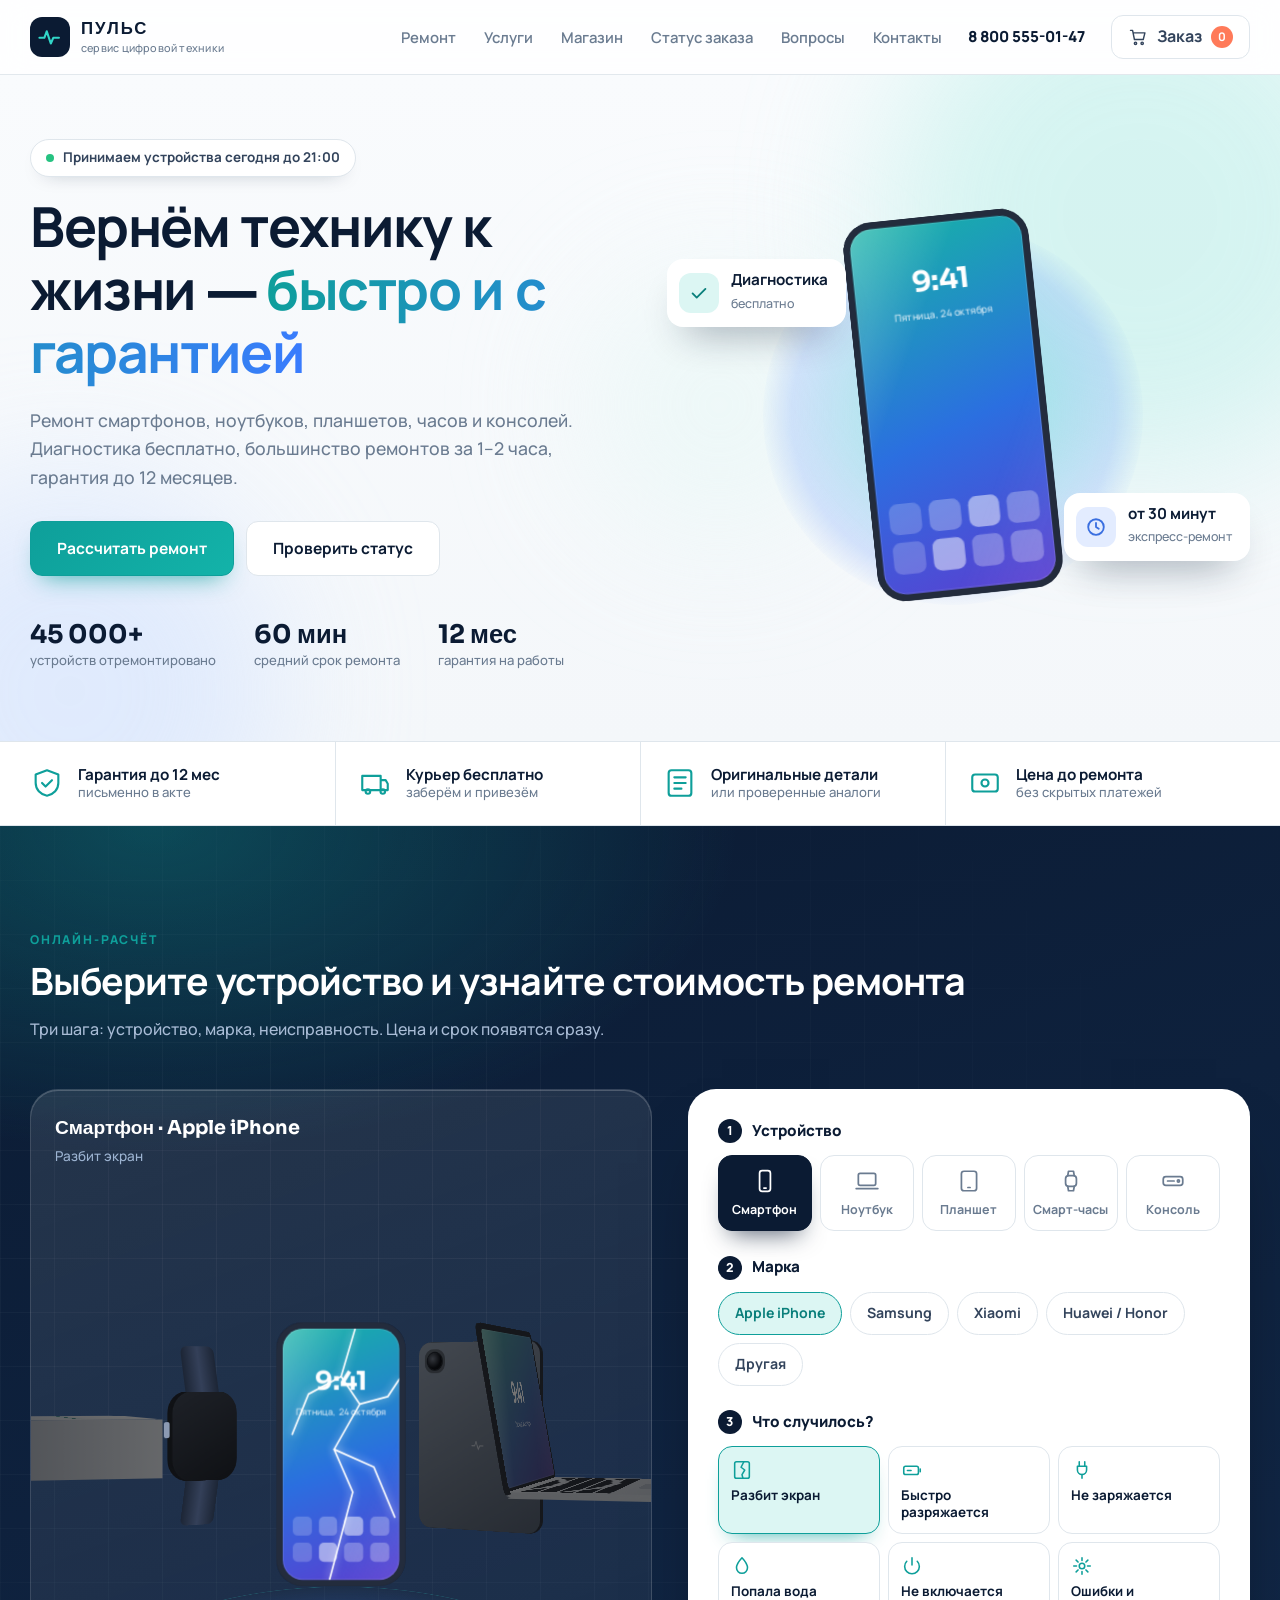
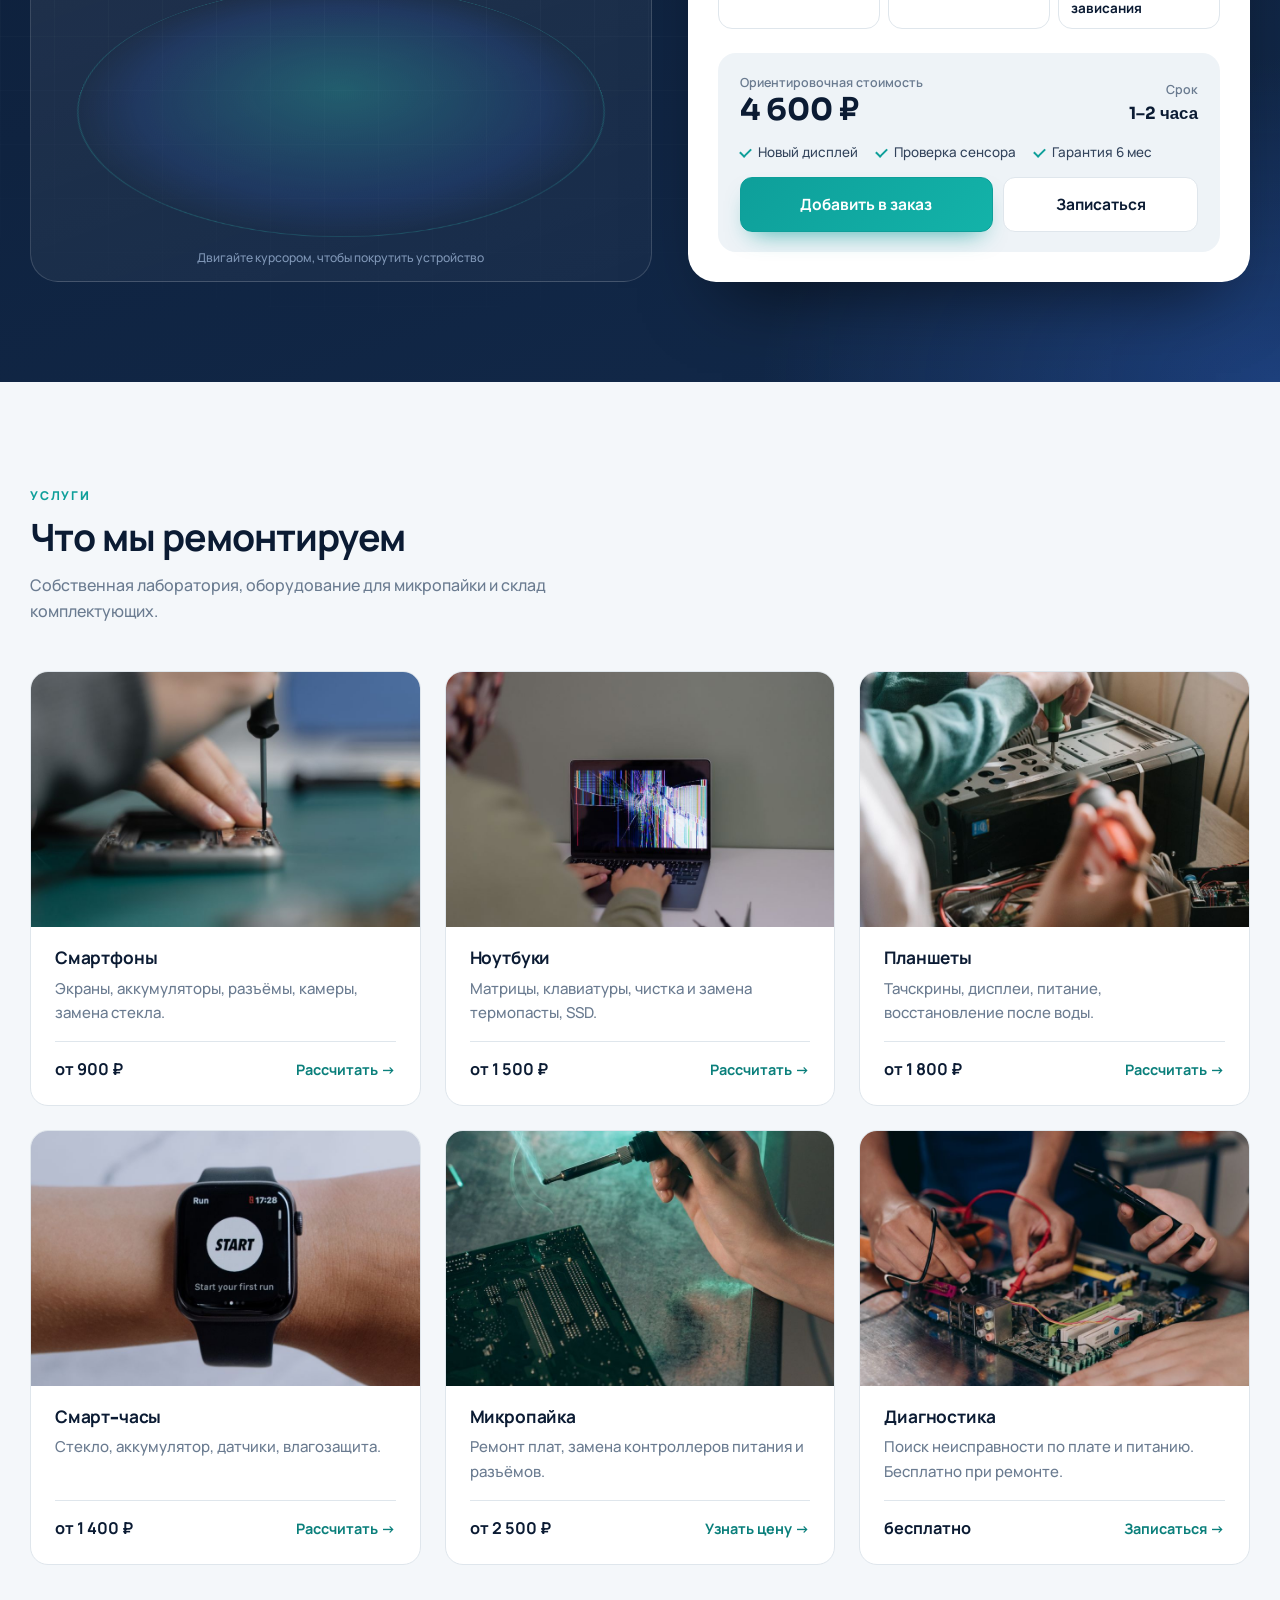
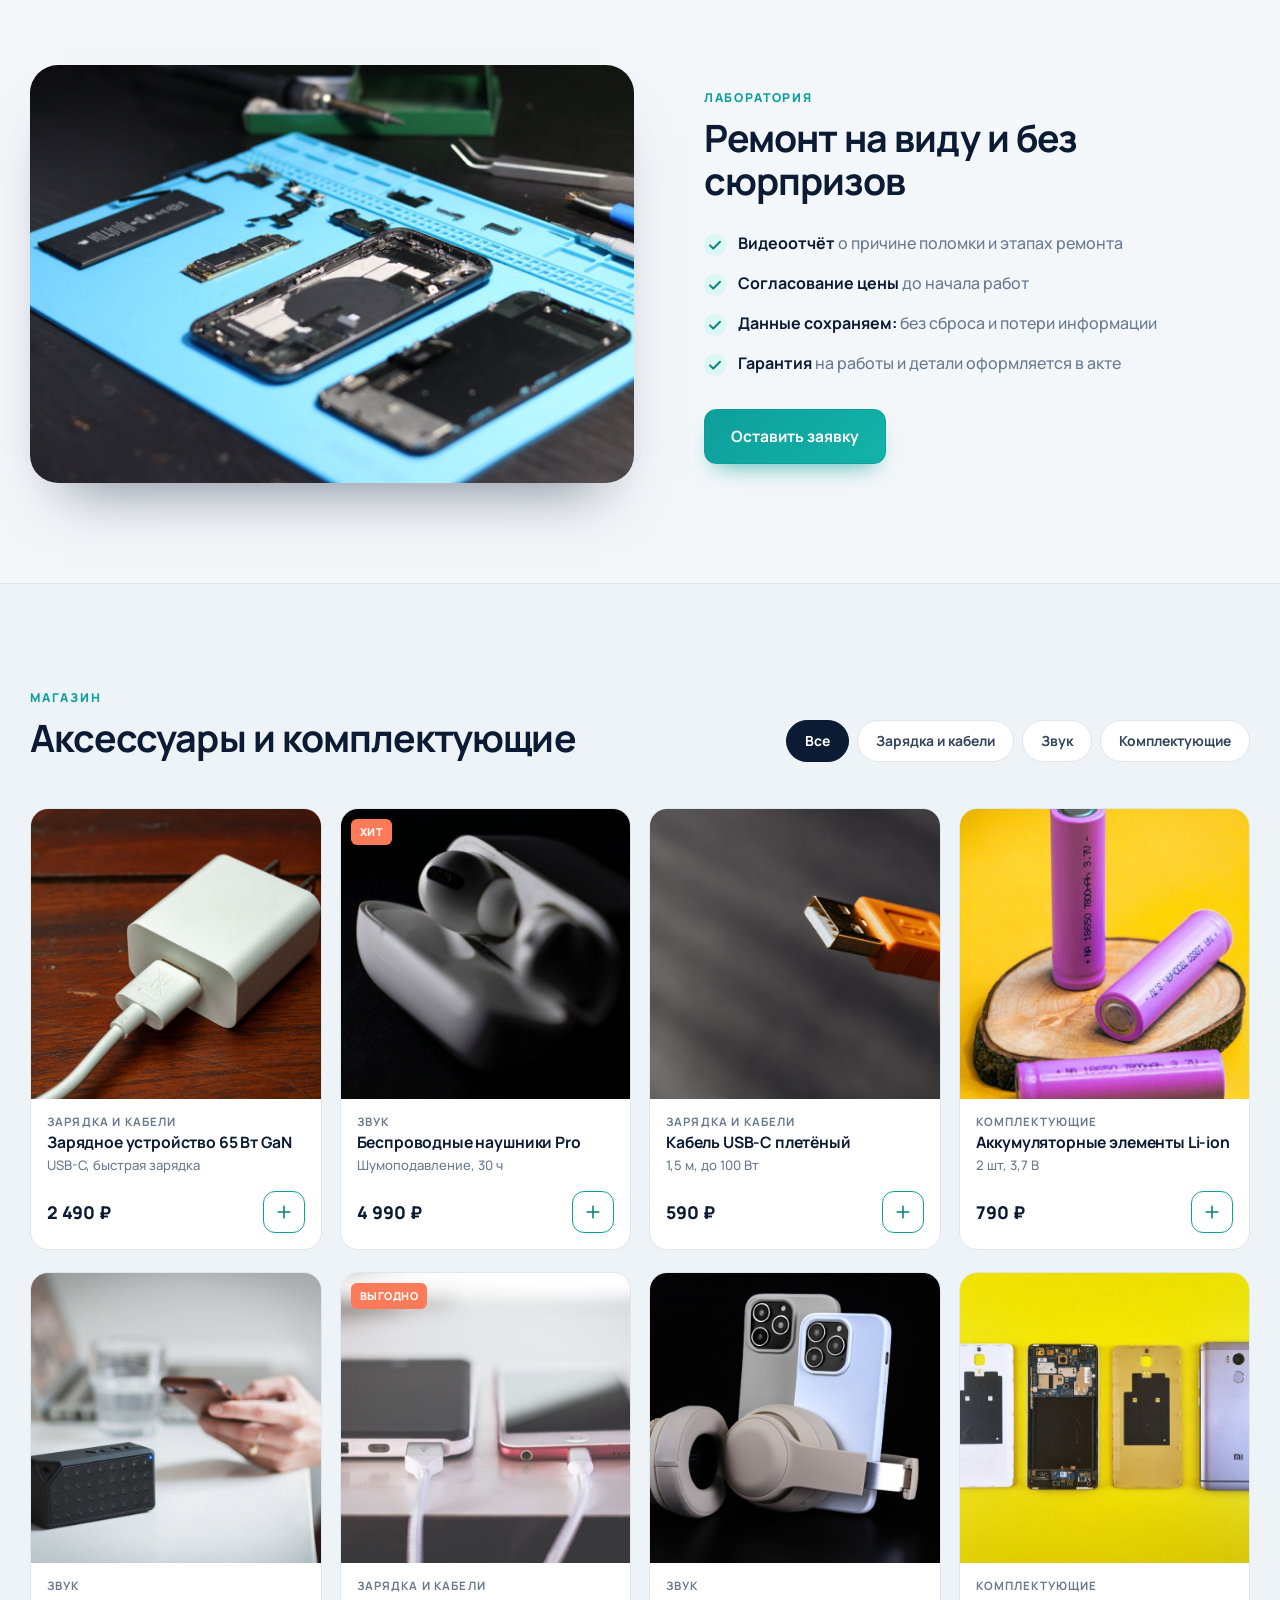
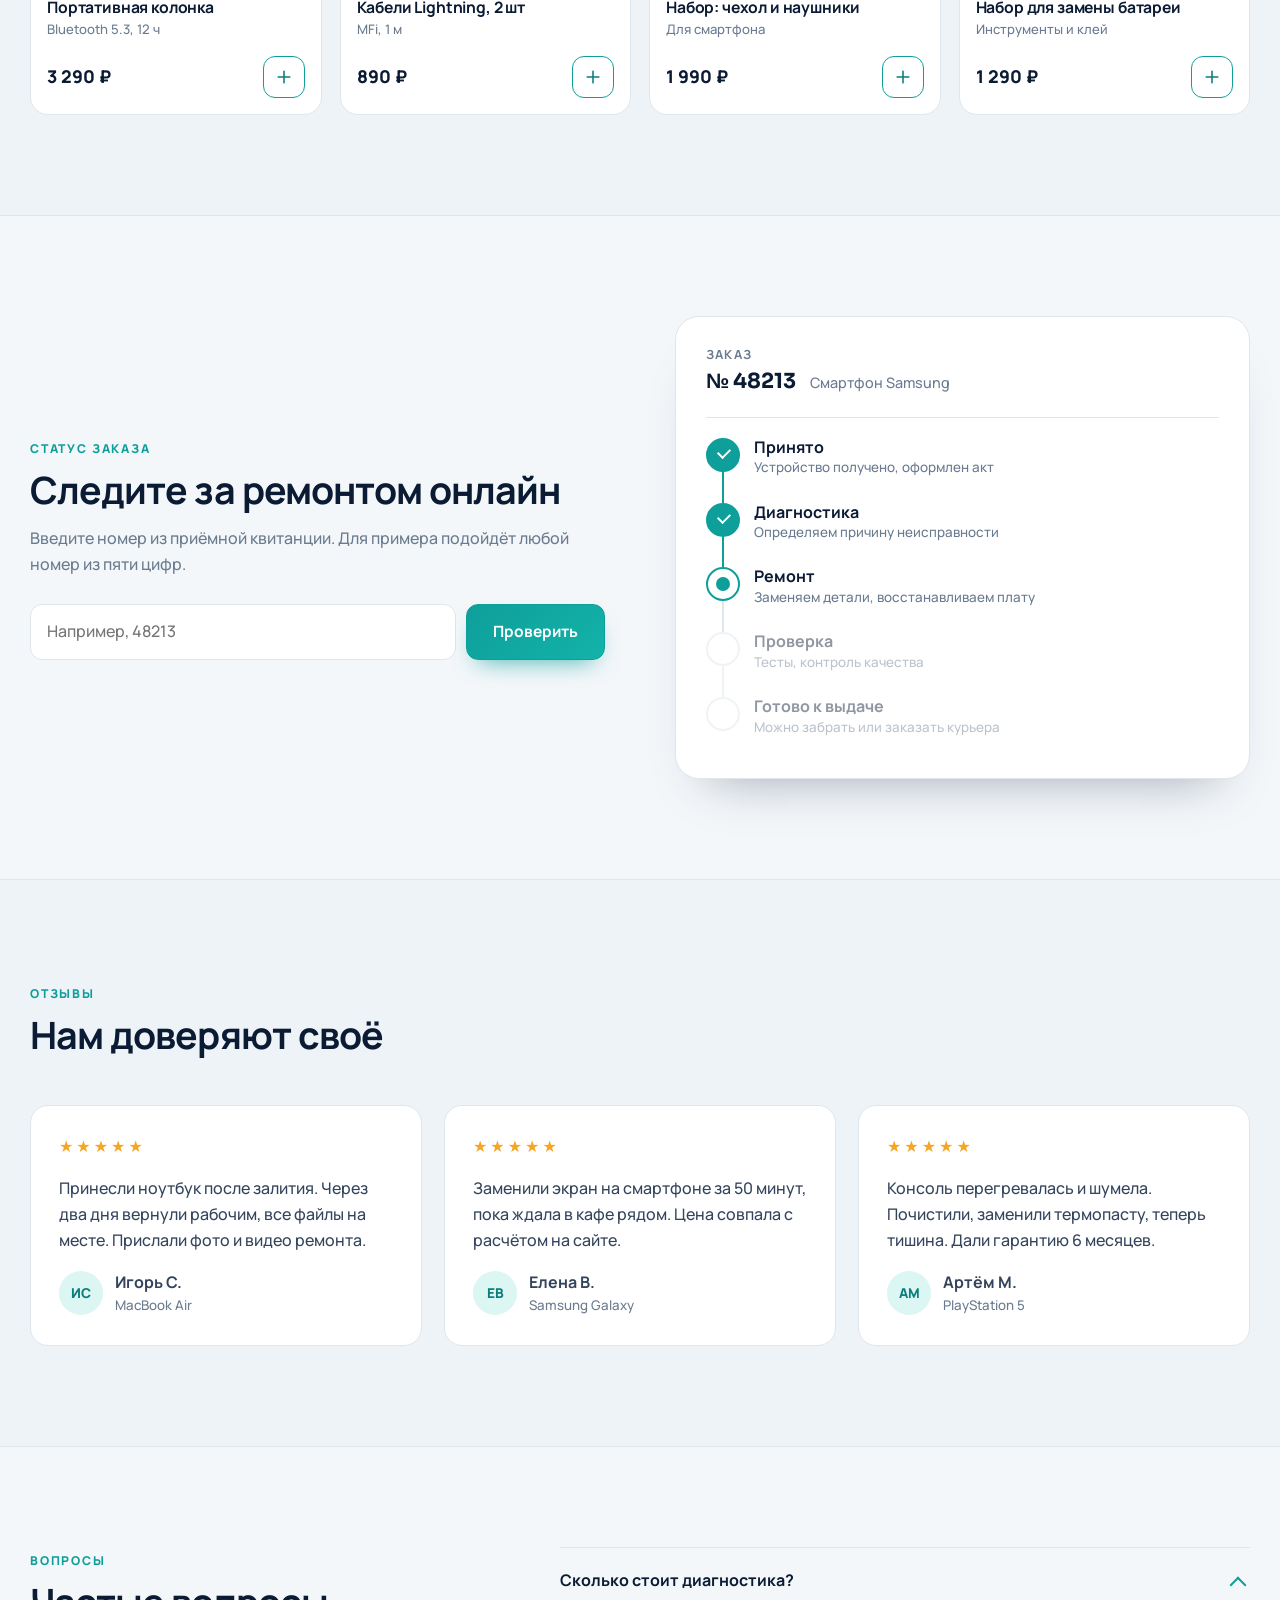
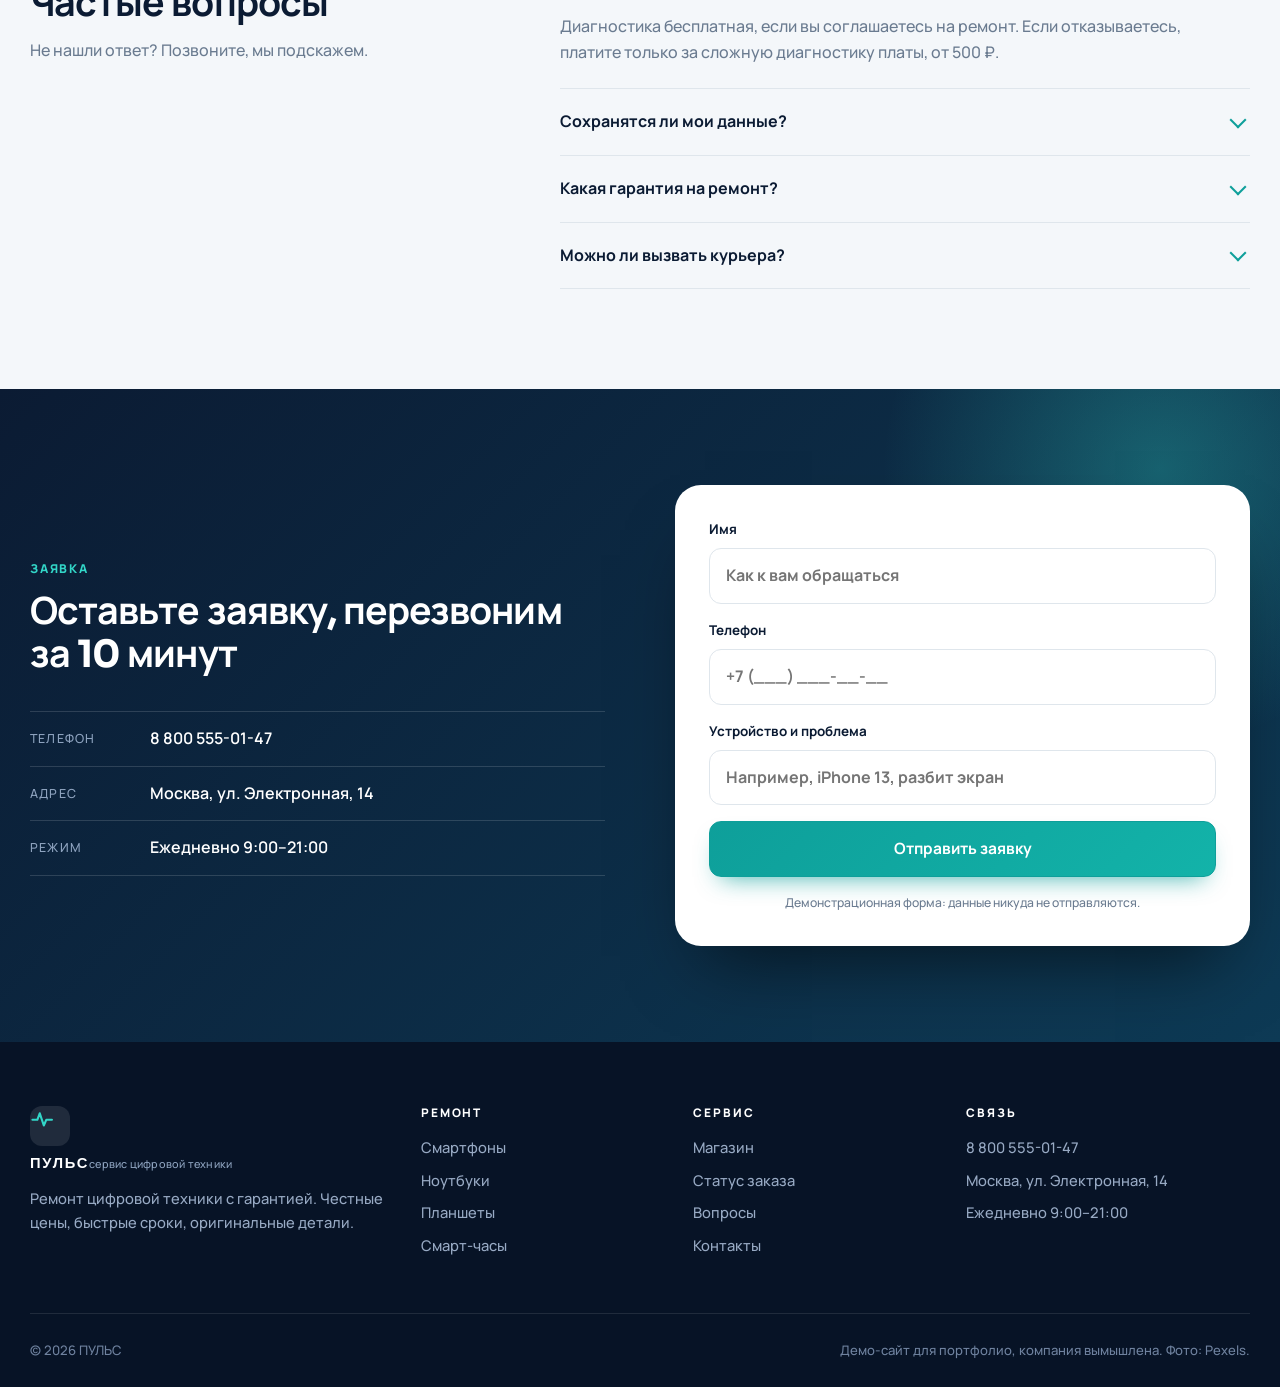
<file: puls/index.html>
<!doctype html>
<html lang="ru">
<head>
<meta charset="utf-8">
<meta name="viewport" content="width=device-width, initial-scale=1, viewport-fit=cover">
<title>ПУЛЬС — сервис цифровой техники</title>
<meta name="description" content="ПУЛЬС — ремонт смартфонов, ноутбуков, планшетов, часов и консолей с гарантией. Расчёт стоимости онлайн и магазин аксессуаров. Демо-сайт для портфолио.">
<meta name="theme-color" content="#0b1b33">
<link rel="icon" href="data:image/svg+xml,%3Csvg xmlns='http://www.w3.org/2000/svg' viewBox='0 0 32 32'%3E%3Crect width='32' height='32' rx='9' fill='%230b1b33'/%3E%3Cpath d='M4 17h6l3-8 5 15 3-7h7' fill='none' stroke='%2332d6c8' stroke-width='2.6' stroke-linecap='round' stroke-linejoin='round'/%3E%3C/svg%3E">
<link rel="preconnect" href="https://fonts.googleapis.com">
<link rel="preconnect" href="https://fonts.gstatic.com" crossorigin>
<link href="https://fonts.googleapis.com/css2?family=Manrope:wght@400;500;600;700;800&family=Sora:wght@600;700&display=swap" rel="stylesheet">
<link rel="stylesheet" href="styles.css">
<script>document.documentElement.classList.add('js')</script>
</head>
<body>

<header class="header" id="top">
  <div class="wrap header__in">
    <a href="#top" class="logo" aria-label="ПУЛЬС — на главную">
      <span class="logo__mark"><svg viewBox="0 0 32 32" aria-hidden="true"><path d="M3 17h6l3-8 5 15 3-7h7"/></svg></span>
      <span class="logo__text">ПУЛЬС<small>сервис цифровой техники</small></span>
    </a>
    <nav class="nav" id="nav" aria-label="Основное меню">
      <a href="#repair">Ремонт</a>
      <a href="#services">Услуги</a>
      <a href="#shop">Магазин</a>
      <a href="#status">Статус заказа</a>
      <a href="#faq">Вопросы</a>
      <a href="#contacts">Контакты</a>
    </nav>
    <a class="hdr-tel" href="tel:+78005550147">8 800 555-01-47</a>
    <button class="cart-btn" id="cartBtn" aria-label="Открыть заказ">
      <svg viewBox="0 0 24 24" aria-hidden="true"><path d="M3 4h2.5l2.2 11h10.6l2-8H6.6"/><circle cx="9" cy="19.5" r="1.4"/><circle cx="17" cy="19.5" r="1.4"/></svg>
      <span class="cart-btn__t">Заказ</span><b id="cartCount">0</b>
    </button>
    <button class="burger" id="burger" aria-label="Открыть меню" aria-expanded="false" aria-controls="nav"><span></span><span></span></button>
  </div>
</header>

<main>
<!-- HERO -->
<section class="hero">
  <div class="hero__bg" aria-hidden="true"><i></i><i></i><i></i></div>
  <div class="wrap hero__in">
    <div class="hero__copy">
      <p class="badge"><span class="dot"></span> Принимаем устройства сегодня до 21:00</p>
      <h1>Вернём технику к жизни — <span class="grad">быстро и с гарантией</span></h1>
      <p class="lead">Ремонт смартфонов, ноутбуков, планшетов, часов и консолей. Диагностика бесплатно, большинство ремонтов за 1–2 часа, гарантия до 12 месяцев.</p>
      <div class="hero__btns">
        <a href="#repair" class="btn">Рассчитать ремонт</a>
        <a href="#status" class="btn btn--ghost">Проверить статус</a>
      </div>
      <ul class="hero__facts">
        <li><b data-count="45000" data-plus>0</b><span>устройств отремонтировано</span></li>
        <li><b data-count="60" data-suffix=" мин">0</b><span>средний срок ремонта</span></li>
        <li><b data-count="12" data-suffix=" мес">0</b><span>гарантия на работы</span></li>
      </ul>
    </div>
    <div class="hero__stage" id="heroStage" aria-hidden="true">
      <div class="hero__glow"></div>
      <div class="h3d" id="heroDev"></div>
      <div class="chip chip--a" data-d="1.6"><i class="chip__ic"><svg viewBox="0 0 24 24"><path d="M5 12.5l4.5 4.5L19 7.5"/></svg></i><div><b>Диагностика</b><span>бесплатно</span></div></div>
      <div class="chip chip--b" data-d="2.4"><i class="chip__ic chip__ic--b"><svg viewBox="0 0 24 24"><circle cx="12" cy="12" r="8.5"/><path d="M12 7.5V12l3 2"/></svg></i><div><b>от 30 минут</b><span>экспресс-ремонт</span></div></div>
    </div>
  </div>
</section>

<section class="usp">
  <div class="wrap usp__in">
    <div><svg viewBox="0 0 24 24"><path d="M12 3l8 3v6c0 4.5-3.2 8-8 9-4.8-1-8-4.5-8-9V6z"/><path d="M8.5 12l2.5 2.5L15.5 10"/></svg><b>Гарантия до 12 мес</b><span>письменно в акте</span></div>
    <div><svg viewBox="0 0 24 24"><path d="M3 7h13v10H3zM16 10h3.5l1.5 2.5V17h-5"/><circle cx="7" cy="18" r="1.6"/><circle cx="17.5" cy="18" r="1.6"/></svg><b>Курьер бесплатно</b><span>заберём и привезём</span></div>
    <div><svg viewBox="0 0 24 24"><rect x="4" y="3" width="16" height="18" rx="2"/><path d="M8 8h8M8 12h8M8 16h5"/></svg><b>Оригинальные детали</b><span>или проверенные аналоги</span></div>
    <div><svg viewBox="0 0 24 24"><rect x="3" y="6" width="18" height="12" rx="2"/><circle cx="12" cy="12" r="2.5"/></svg><b>Цена до ремонта</b><span>без скрытых платежей</span></div>
  </div>
</section>

<!-- REPAIR WIZARD with 3D device selector -->
<section class="repair" id="repair">
  <div class="repair__bg" aria-hidden="true"></div>
  <div class="wrap">
    <div class="head head--light reveal">
      <p class="eyebrow">Онлайн-расчёт</p>
      <h2>Выберите устройство и узнайте стоимость ремонта</h2>
      <p class="sub">Три шага: устройство, марка, неисправность. Цена и срок появятся сразу.</p>
    </div>
    <div class="wiz reveal">
      <div class="wiz__scene">
        <div class="scene" id="scene" data-p="screen" aria-hidden="true">
          <div class="scene__floor"></div>
          <div class="ring" id="ring"></div>
        </div>
        <div class="scene__label" id="sceneLabel"></div>
        <p class="scene__hint">Двигайте курсором, чтобы покрутить устройство</p>
      </div>
      <div class="wiz__panel">
        <div class="step">
          <div class="step__t"><span>1</span>Устройство</div>
          <div class="devtabs" id="devTabs" role="tablist" aria-label="Тип устройства"></div>
        </div>
        <div class="step">
          <div class="step__t"><span>2</span>Марка</div>
          <div class="pills" id="brandPills" role="radiogroup" aria-label="Марка"></div>
        </div>
        <div class="step">
          <div class="step__t"><span>3</span>Что случилось?</div>
          <div class="probs" id="probs" role="radiogroup" aria-label="Неисправность"></div>
        </div>
        <div class="result" id="result" aria-live="polite">
          <div class="result__top">
            <div><small>Ориентировочная стоимость</small><b id="resPrice">—</b></div>
            <div class="result__time"><small>Срок</small><b id="resTime">—</b></div>
          </div>
          <ul class="result__list" id="resList"></ul>
          <div class="result__btns">
            <button class="btn" id="resAdd" type="button">Добавить в заказ</button>
            <a class="btn btn--ghost" href="#contacts" id="resBook">Записаться</a>
          </div>
        </div>
      </div>
    </div>
  </div>
</section>

<!-- SERVICES -->
<section class="section" id="services">
  <div class="wrap">
    <div class="head reveal">
      <p class="eyebrow">Услуги</p>
      <h2>Что мы ремонтируем</h2>
      <p class="sub">Собственная лаборатория, оборудование для микропайки и склад комплектующих.</p>
    </div>
    <div class="cards">
      <article class="svc reveal"><div class="svc__img"><img src="img/phone.jpg" alt="Мастер заменяет детали смартфона" loading="lazy" width="900" height="650"></div><div class="svc__body"><h3>Смартфоны</h3><p>Экраны, аккумуляторы, разъёмы, камеры, замена стекла.</p><div class="svc__foot"><b>от 900 ₽</b><a href="#repair" data-dev="phone">Рассчитать →</a></div></div></article>
      <article class="svc reveal"><div class="svc__img"><img src="img/laptop.jpg" alt="Ноутбук с повреждённым экраном" loading="lazy" width="900" height="650"></div><div class="svc__body"><h3>Ноутбуки</h3><p>Матрицы, клавиатуры, чистка и замена термопасты, SSD.</p><div class="svc__foot"><b>от 1 500 ₽</b><a href="#repair" data-dev="laptop">Рассчитать →</a></div></div></article>
      <article class="svc reveal"><div class="svc__img"><img src="img/tablet.jpg" alt="Ремонт планшета" loading="lazy" width="900" height="650"></div><div class="svc__body"><h3>Планшеты</h3><p>Тачскрины, дисплеи, питание, восстановление после воды.</p><div class="svc__foot"><b>от 1 800 ₽</b><a href="#repair" data-dev="tablet">Рассчитать →</a></div></div></article>
      <article class="svc reveal"><div class="svc__img"><img src="img/watch.jpg" alt="Умные часы на запястье" loading="lazy" width="900" height="650"></div><div class="svc__body"><h3>Смарт-часы</h3><p>Стекло, аккумулятор, датчики, влагозащита.</p><div class="svc__foot"><b>от 1 400 ₽</b><a href="#repair" data-dev="watch">Рассчитать →</a></div></div></article>
      <article class="svc reveal"><div class="svc__img"><img src="img/solder.jpg" alt="Микропайка электронной платы" loading="lazy" width="900" height="650"></div><div class="svc__body"><h3>Микропайка</h3><p>Ремонт плат, замена контроллеров питания и разъёмов.</p><div class="svc__foot"><b>от 2 500 ₽</b><a href="#contacts">Узнать цену →</a></div></div></article>
      <article class="svc reveal"><div class="svc__img"><img src="img/board.jpg" alt="Диагностика платы мультиметром" loading="lazy" width="900" height="650"></div><div class="svc__body"><h3>Диагностика</h3><p>Поиск неисправности по плате и питанию. Бесплатно при ремонте.</p><div class="svc__foot"><b>бесплатно</b><a href="#contacts">Записаться →</a></div></div></article>
    </div>
  </div>
</section>

<!-- LAB -->
<section class="lab">
  <div class="wrap lab__in">
    <div class="lab__img reveal"><img src="img/lab.jpg" alt="Разобранный смартфон на коврике в лаборатории" loading="lazy" width="1300" height="900"></div>
    <div class="lab__copy reveal">
      <p class="eyebrow">Лаборатория</p>
      <h2>Ремонт на виду и без сюрпризов</h2>
      <ul class="ticks">
        <li><b>Видеоотчёт</b> о причине поломки и этапах ремонта</li>
        <li><b>Согласование цены</b> до начала работ</li>
        <li><b>Данные сохраняем:</b> без сброса и потери информации</li>
        <li><b>Гарантия</b> на работы и детали оформляется в акте</li>
      </ul>
      <a href="#contacts" class="btn">Оставить заявку</a>
    </div>
  </div>
</section>

<!-- SHOP -->
<section class="section section--soft" id="shop">
  <div class="wrap">
    <div class="head head--row reveal">
      <div><p class="eyebrow">Магазин</p><h2>Аксессуары и комплектующие</h2></div>
      <div class="filters" id="filters" role="group" aria-label="Категории"></div>
    </div>
    <div class="grid" id="grid"></div>
  </div>
</section>

<!-- STATUS -->
<section class="section" id="status">
  <div class="wrap statusbox">
    <div class="statusbox__copy reveal">
      <p class="eyebrow">Статус заказа</p>
      <h2>Следите за ремонтом онлайн</h2>
      <p class="sub">Введите номер из приёмной квитанции. Для примера подойдёт любой номер из пяти цифр.</p>
      <form class="statusform" id="statusForm">
        <input type="text" id="orderNo" inputmode="numeric" maxlength="5" placeholder="Например, 48213" aria-label="Номер заказа" autocomplete="off">
        <button class="btn" type="submit">Проверить</button>
      </form>
      <p class="statusform__err" id="orderErr" hidden>Введите номер из 5 цифр.</p>
    </div>
    <div class="timeline reveal" id="timeline" aria-live="polite">
      <div class="timeline__head"><small>Заказ</small><b id="tlNo">№ 00000</b><span id="tlDev">—</span></div>
      <ol class="tl" id="tl">
        <li><i></i><b>Принято</b><span>Устройство получено, оформлен акт</span></li>
        <li><i></i><b>Диагностика</b><span>Определяем причину неисправности</span></li>
        <li><i></i><b>Ремонт</b><span>Заменяем детали, восстанавливаем плату</span></li>
        <li><i></i><b>Проверка</b><span>Тесты, контроль качества</span></li>
        <li><i></i><b>Готово к выдаче</b><span>Можно забрать или заказать курьера</span></li>
      </ol>
    </div>
  </div>
</section>

<!-- REVIEWS -->
<section class="section section--soft" id="reviews">
  <div class="wrap">
    <div class="head reveal"><p class="eyebrow">Отзывы</p><h2>Нам доверяют своё</h2></div>
    <div class="grid3">
      <figure class="review reveal"><div class="stars" aria-label="5 из 5">★★★★★</div><blockquote>Принесли ноутбук после залития. Через два дня вернули рабочим, все файлы на месте. Прислали фото и видео ремонта.</blockquote><figcaption><span class="ava">ИС</span><div><b>Игорь С.</b><small>MacBook Air</small></div></figcaption></figure>
      <figure class="review reveal"><div class="stars" aria-label="5 из 5">★★★★★</div><blockquote>Заменили экран на смартфоне за 50 минут, пока ждала в кафе рядом. Цена совпала с расчётом на сайте.</blockquote><figcaption><span class="ava">ЕВ</span><div><b>Елена В.</b><small>Samsung Galaxy</small></div></figcaption></figure>
      <figure class="review reveal"><div class="stars" aria-label="5 из 5">★★★★★</div><blockquote>Консоль перегревалась и шумела. Почистили, заменили термопасту, теперь тишина. Дали гарантию 6 месяцев.</blockquote><figcaption><span class="ava">АМ</span><div><b>Артём М.</b><small>PlayStation 5</small></div></figcaption></figure>
    </div>
  </div>
</section>

<!-- FAQ -->
<section class="section" id="faq">
  <div class="wrap faq">
    <div class="reveal"><p class="eyebrow">Вопросы</p><h2>Частые вопросы</h2><p class="sub">Не нашли ответ? Позвоните, мы подскажем.</p></div>
    <div class="faq__list reveal">
      <details open><summary>Сколько стоит диагностика?</summary><p>Диагностика бесплатная, если вы соглашаетесь на ремонт. Если отказываетесь, платите только за сложную диагностику платы, от 500 ₽.</p></details>
      <details><summary>Сохранятся ли мои данные?</summary><p>Да. Мы не сбрасываем устройство без вашего согласия и при необходимости делаем резервную копию перед ремонтом.</p></details>
      <details><summary>Какая гарантия на ремонт?</summary><p>От 3 до 12 месяцев в зависимости от вида работ. Гарантия указывается в акте выполненных работ.</p></details>
      <details><summary>Можно ли вызвать курьера?</summary><p>Да, по городу курьер забирает и привозит устройство бесплатно при заказе ремонта от 3 000 ₽.</p></details>
    </div>
  </div>
</section>

<!-- CONTACT -->
<section class="booking" id="contacts">
  <div class="wrap booking__in">
    <div class="booking__copy reveal">
      <p class="eyebrow eyebrow--light">Заявка</p>
      <h2>Оставьте заявку, перезвоним за 10 минут</h2>
      <dl class="cinfo">
        <div><dt>Телефон</dt><dd><a href="tel:+78005550147">8 800 555-01-47</a></dd></div>
        <div><dt>Адрес</dt><dd>Москва, ул. Электронная, 14</dd></div>
        <div><dt>Режим</dt><dd>Ежедневно 9:00–21:00</dd></div>
      </dl>
    </div>
    <form class="form reveal" id="form" novalidate>
      <label>Имя<input name="name" type="text" autocomplete="name" placeholder="Как к вам обращаться" required></label>
      <label>Телефон<input name="phone" type="tel" inputmode="tel" autocomplete="tel" placeholder="+7 (___) ___-__-__" required></label>
      <label>Устройство и проблема<input name="issue" type="text" id="issueField" placeholder="Например, iPhone 13, разбит экран"></label>
      <button class="btn btn--block" type="submit">Отправить заявку</button>
      <p class="form__note">Демонстрационная форма: данные никуда не отправляются.</p>
      <div class="form__ok" id="formOk" role="status" hidden><svg viewBox="0 0 24 24"><circle cx="12" cy="12" r="10"/><path d="M7.5 12.5l3 3 6-6.5"/></svg><b>Заявка принята</b><span>Мы перезвоним вам в течение 10 минут.</span></div>
    </form>
  </div>
</section>
</main>

<footer class="footer">
  <div class="wrap footer__in">
    <div>
      <a href="#top" class="logo logo--light"><span class="logo__mark"><svg viewBox="0 0 32 32" aria-hidden="true"><path d="M3 17h6l3-8 5 15 3-7h7"/></svg></span><span class="logo__text">ПУЛЬС<small>сервис цифровой техники</small></span></a>
      <p class="footer__about">Ремонт цифровой техники с гарантией. Честные цены, быстрые сроки, оригинальные детали.</p>
    </div>
    <div><h4>Ремонт</h4><a href="#repair" data-dev="phone">Смартфоны</a><a href="#repair" data-dev="laptop">Ноутбуки</a><a href="#repair" data-dev="tablet">Планшеты</a><a href="#repair" data-dev="watch">Смарт-часы</a></div>
    <div><h4>Сервис</h4><a href="#shop">Магазин</a><a href="#status">Статус заказа</a><a href="#faq">Вопросы</a><a href="#contacts">Контакты</a></div>
    <div><h4>Связь</h4><a href="tel:+78005550147">8 800 555-01-47</a><span>Москва, ул. Электронная, 14</span><span>Ежедневно 9:00–21:00</span></div>
  </div>
  <div class="wrap footer__bottom"><span>© 2026 ПУЛЬС</span><span>Демо-сайт для портфолио, компания вымышлена. Фото: Pexels.</span></div>
</footer>

<div class="overlay" id="overlay" hidden></div>
<aside class="drawer" id="drawer" aria-label="Заказ" aria-hidden="true">
  <div class="drawer__head"><h3>Ваш заказ</h3><button id="drawerClose" aria-label="Закрыть">✕</button></div>
  <div class="drawer__body" id="drawerBody"></div>
  <div class="drawer__foot">
    <div class="drawer__sum"><span>Итого</span><b id="cartSum">0 ₽</b></div>
    <button class="btn btn--block" id="checkout" type="button">Оформить заказ</button>
    <p class="drawer__note" id="checkoutNote">Демо-версия: оплата не подключена.</p>
  </div>
</aside>
<div class="toast" id="toast" role="status" aria-live="polite"></div>
<div class="dock" aria-label="Быстрые действия"><a href="tel:+78005550147" class="btn btn--ghost">Позвонить</a><a href="#repair" class="btn">Рассчитать</a></div>

<script src="script.js"></script>
</body>
</html>
</file>
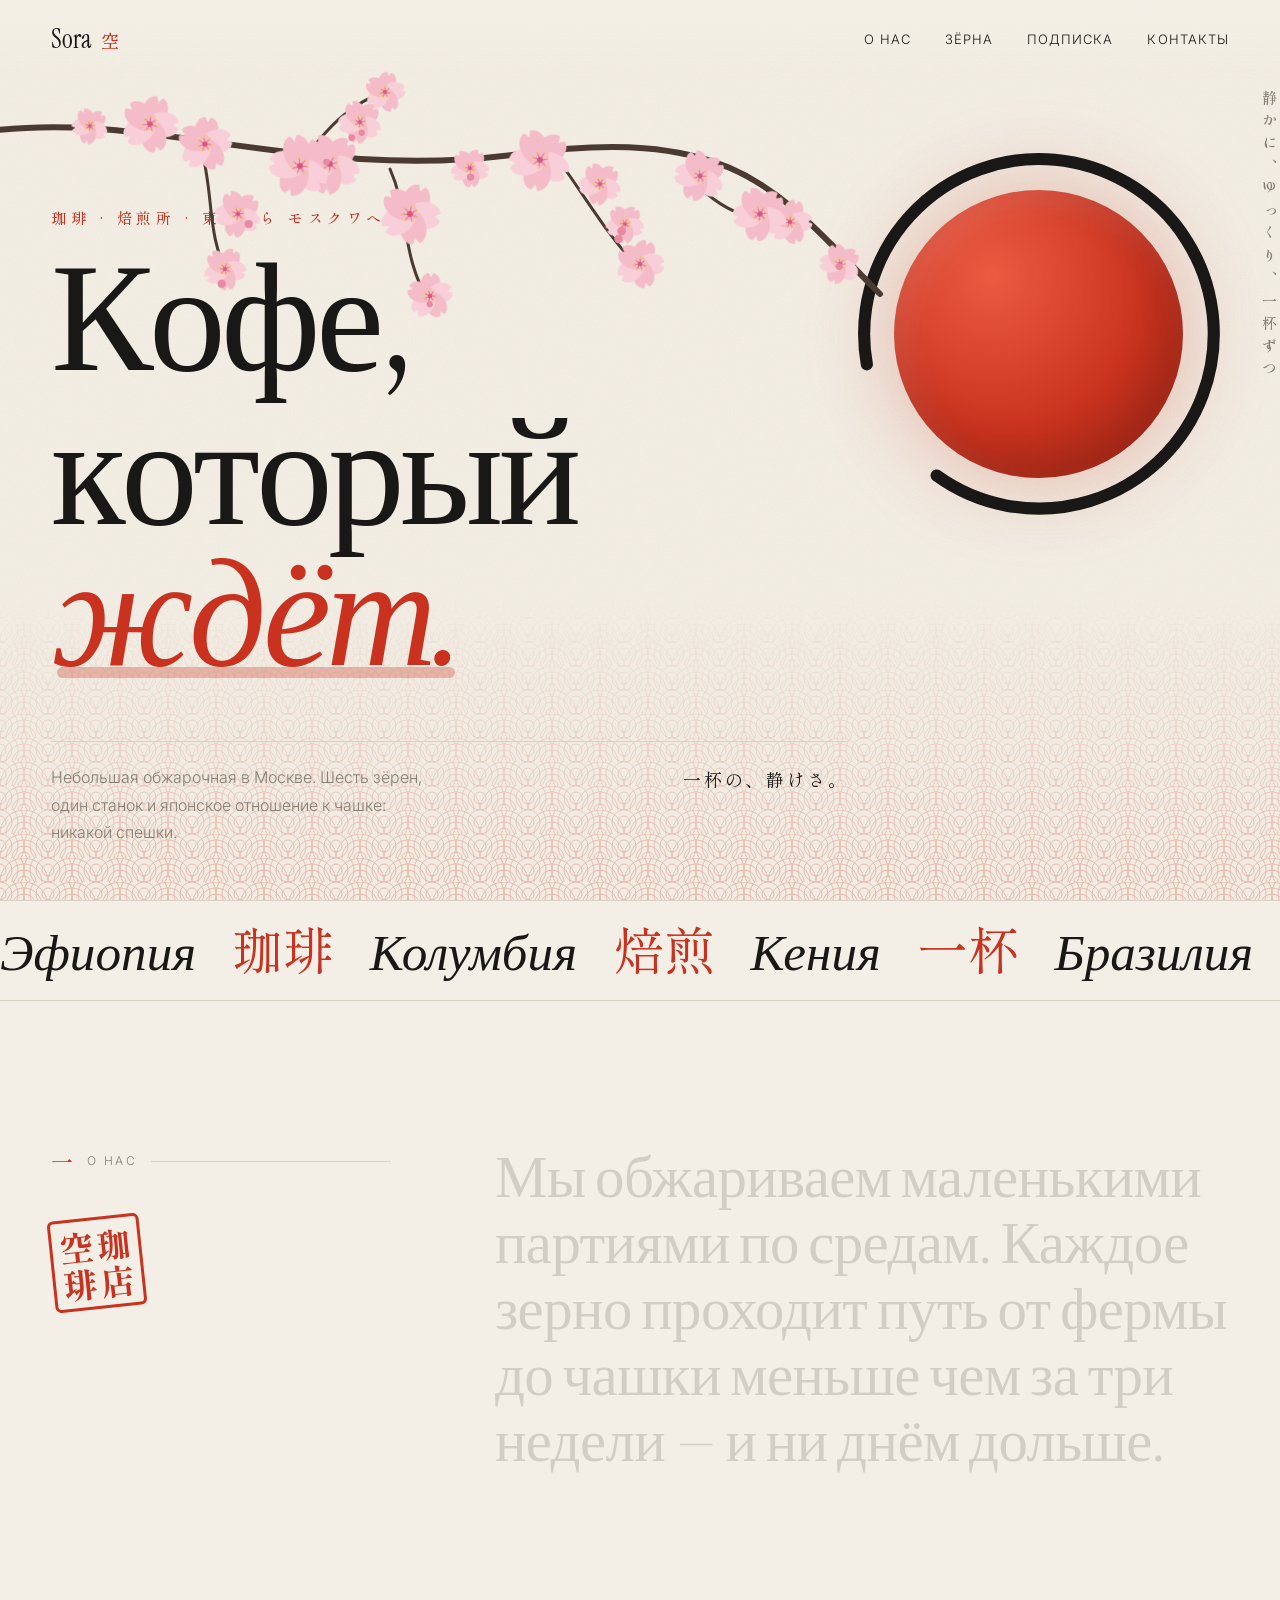
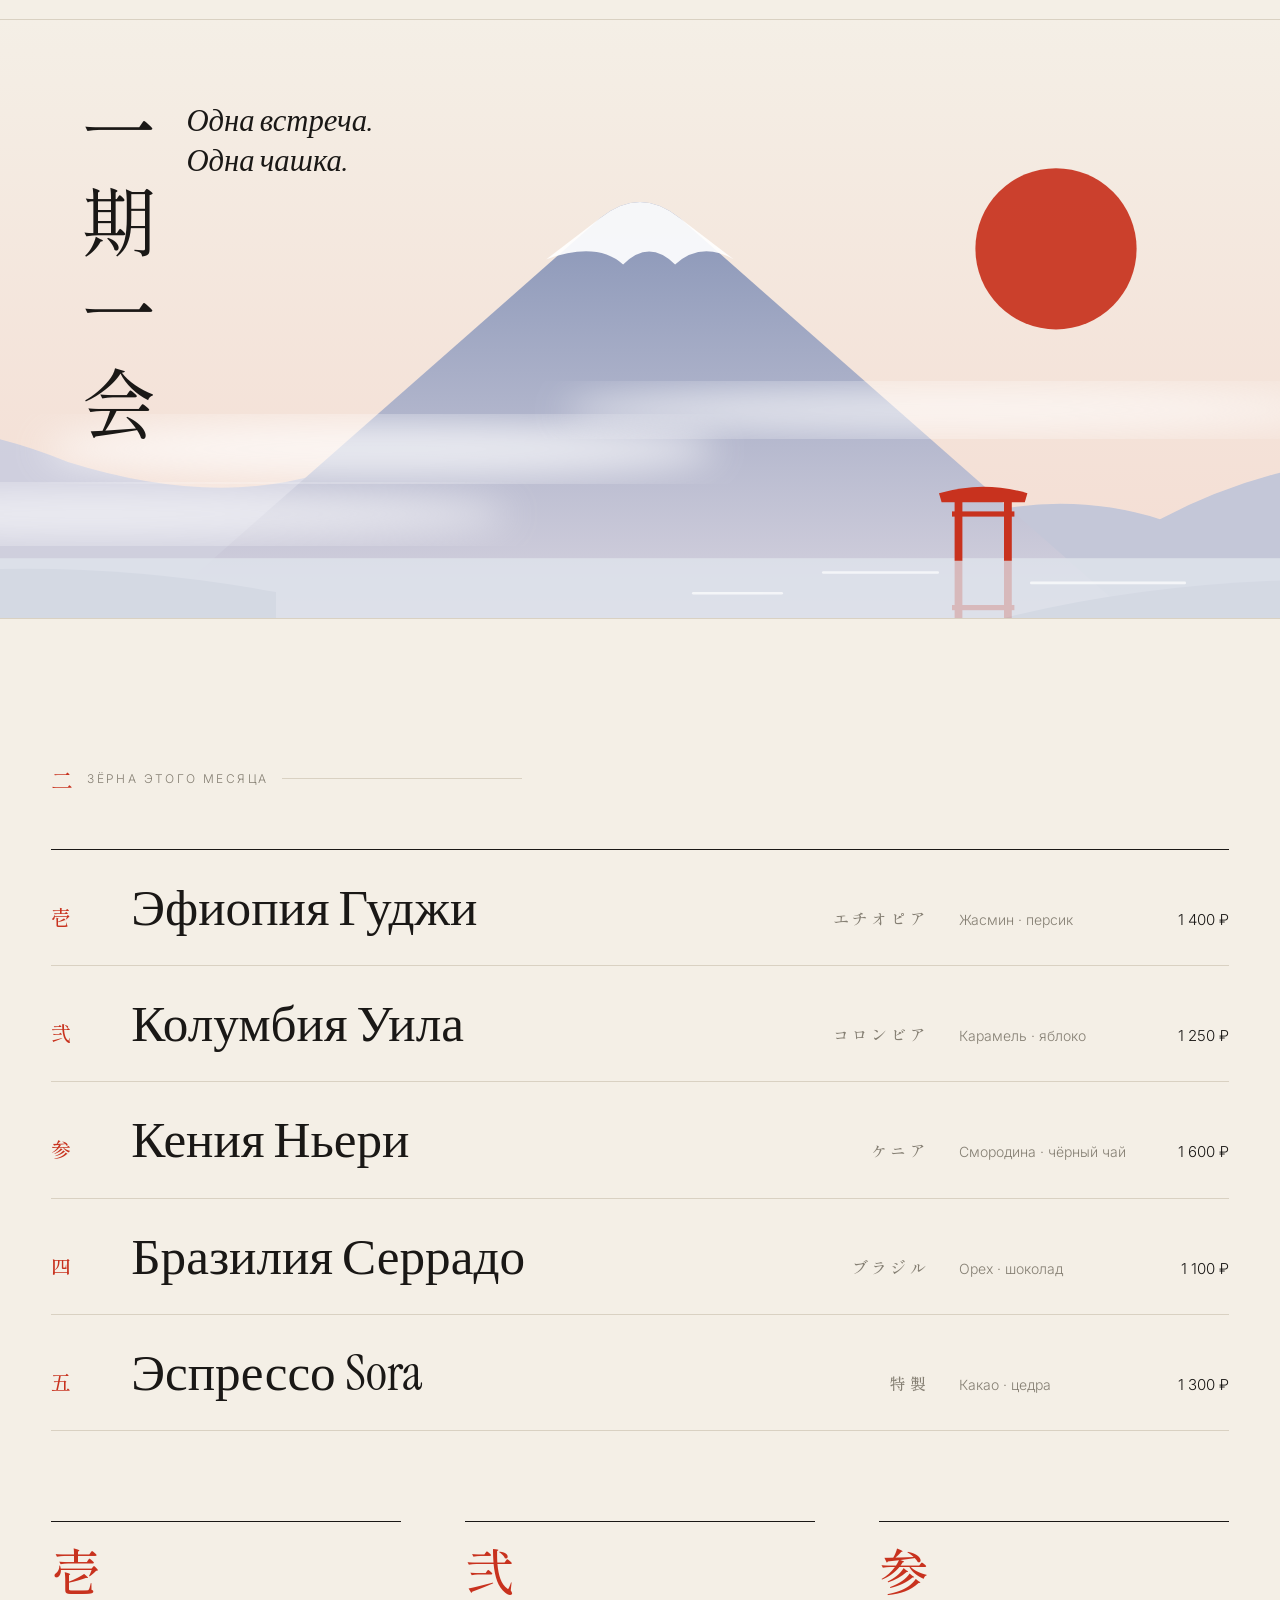
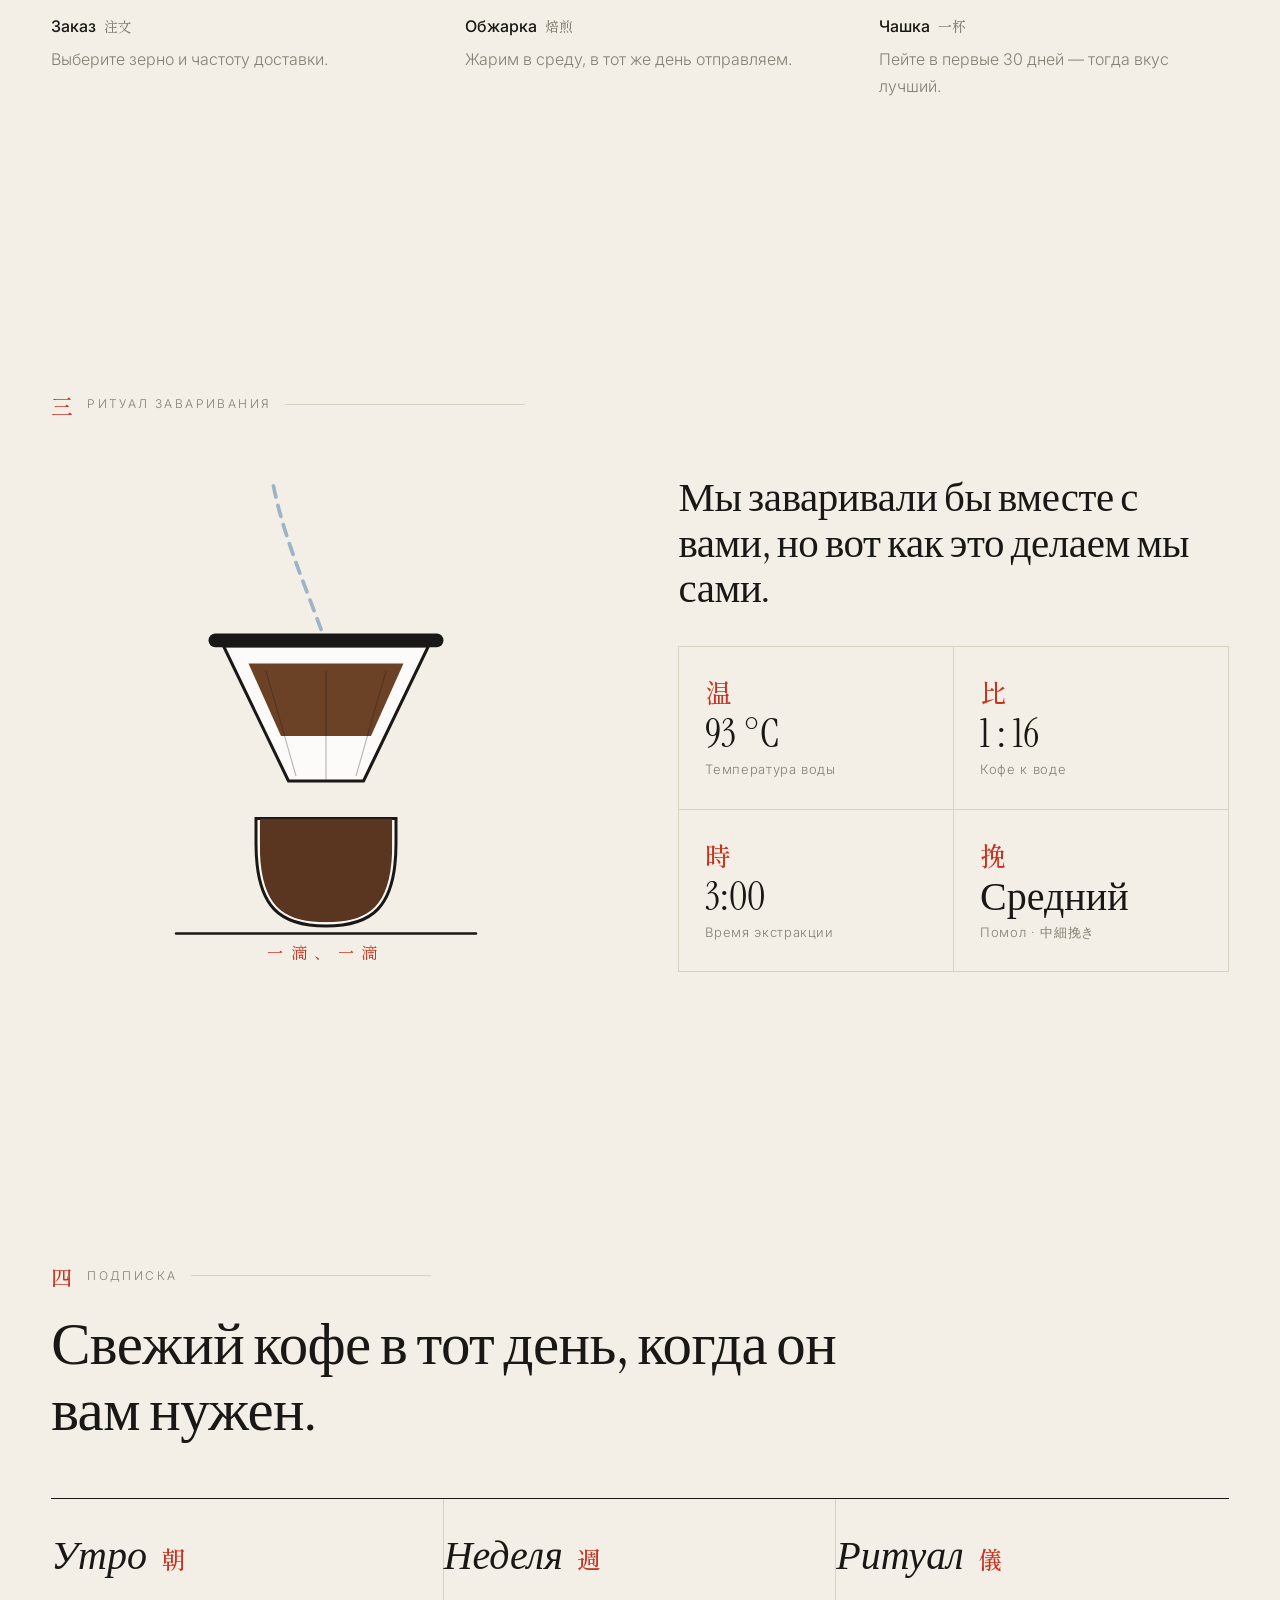
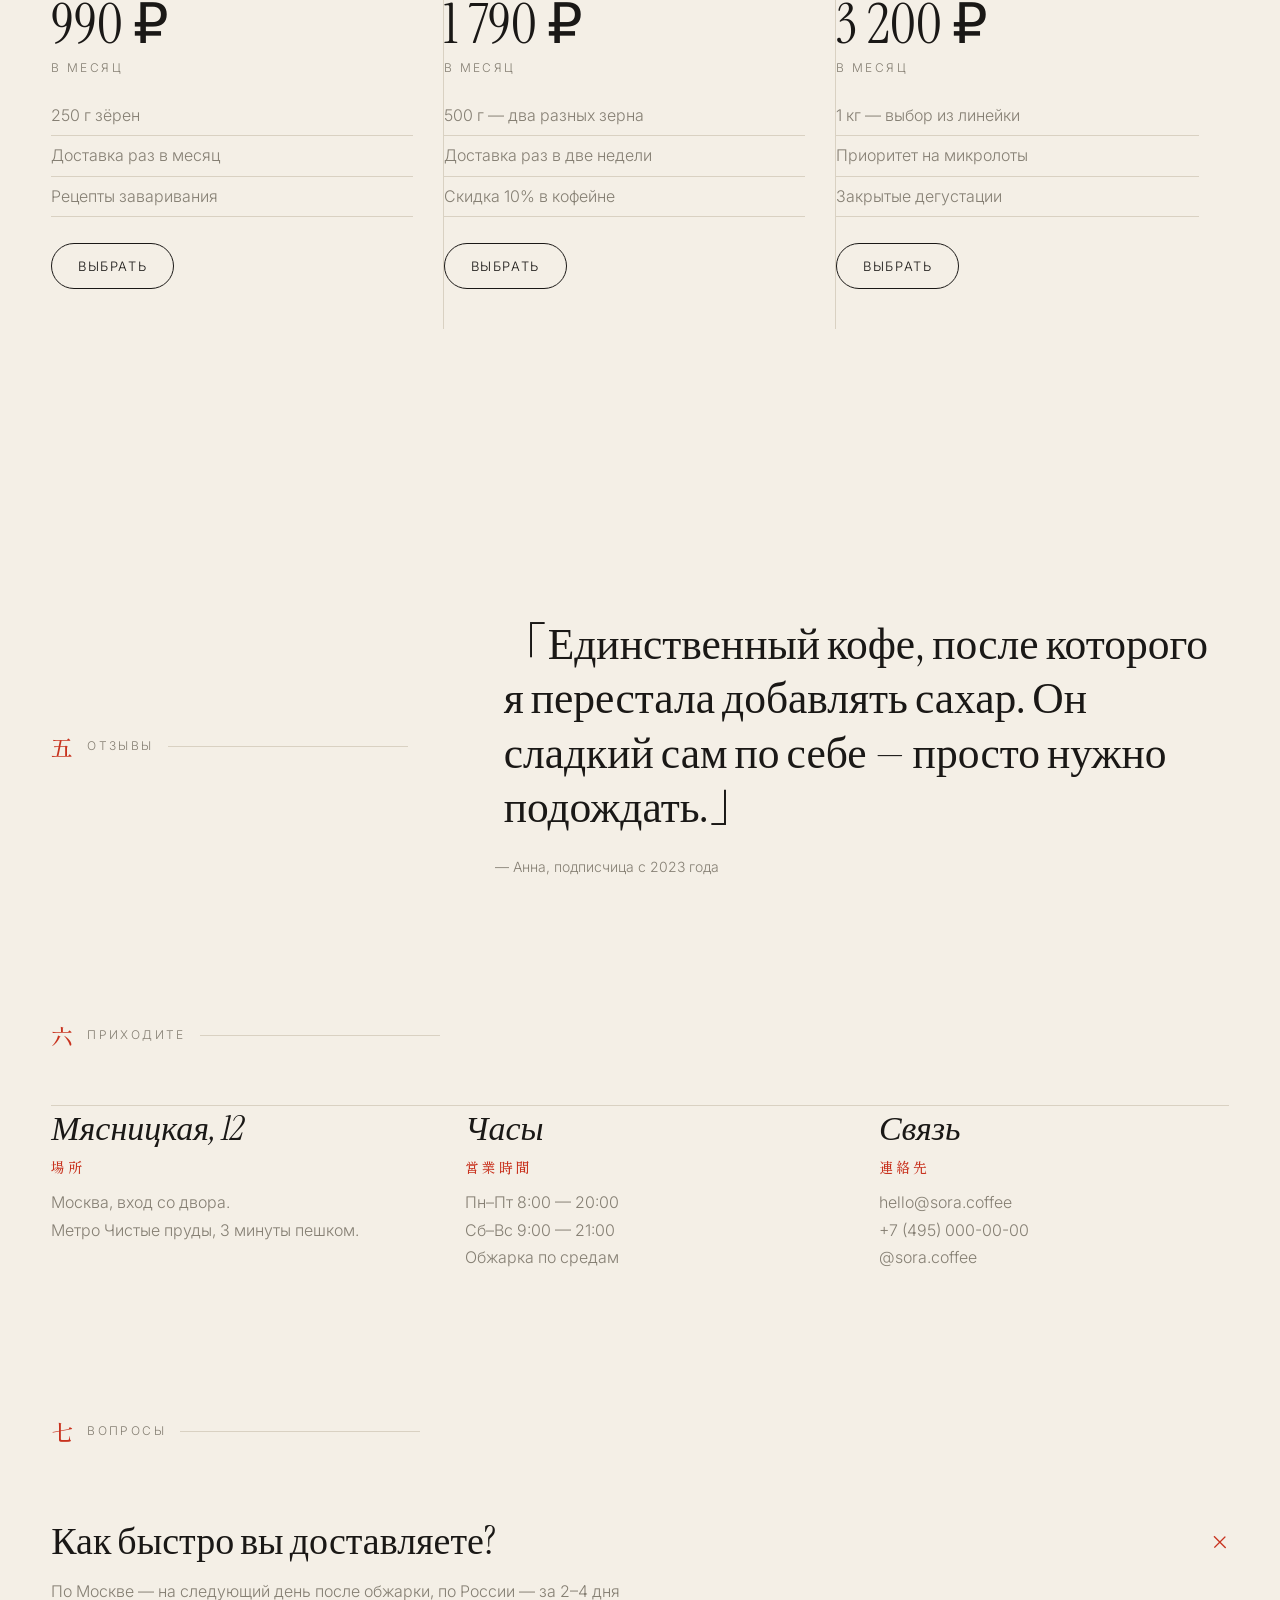
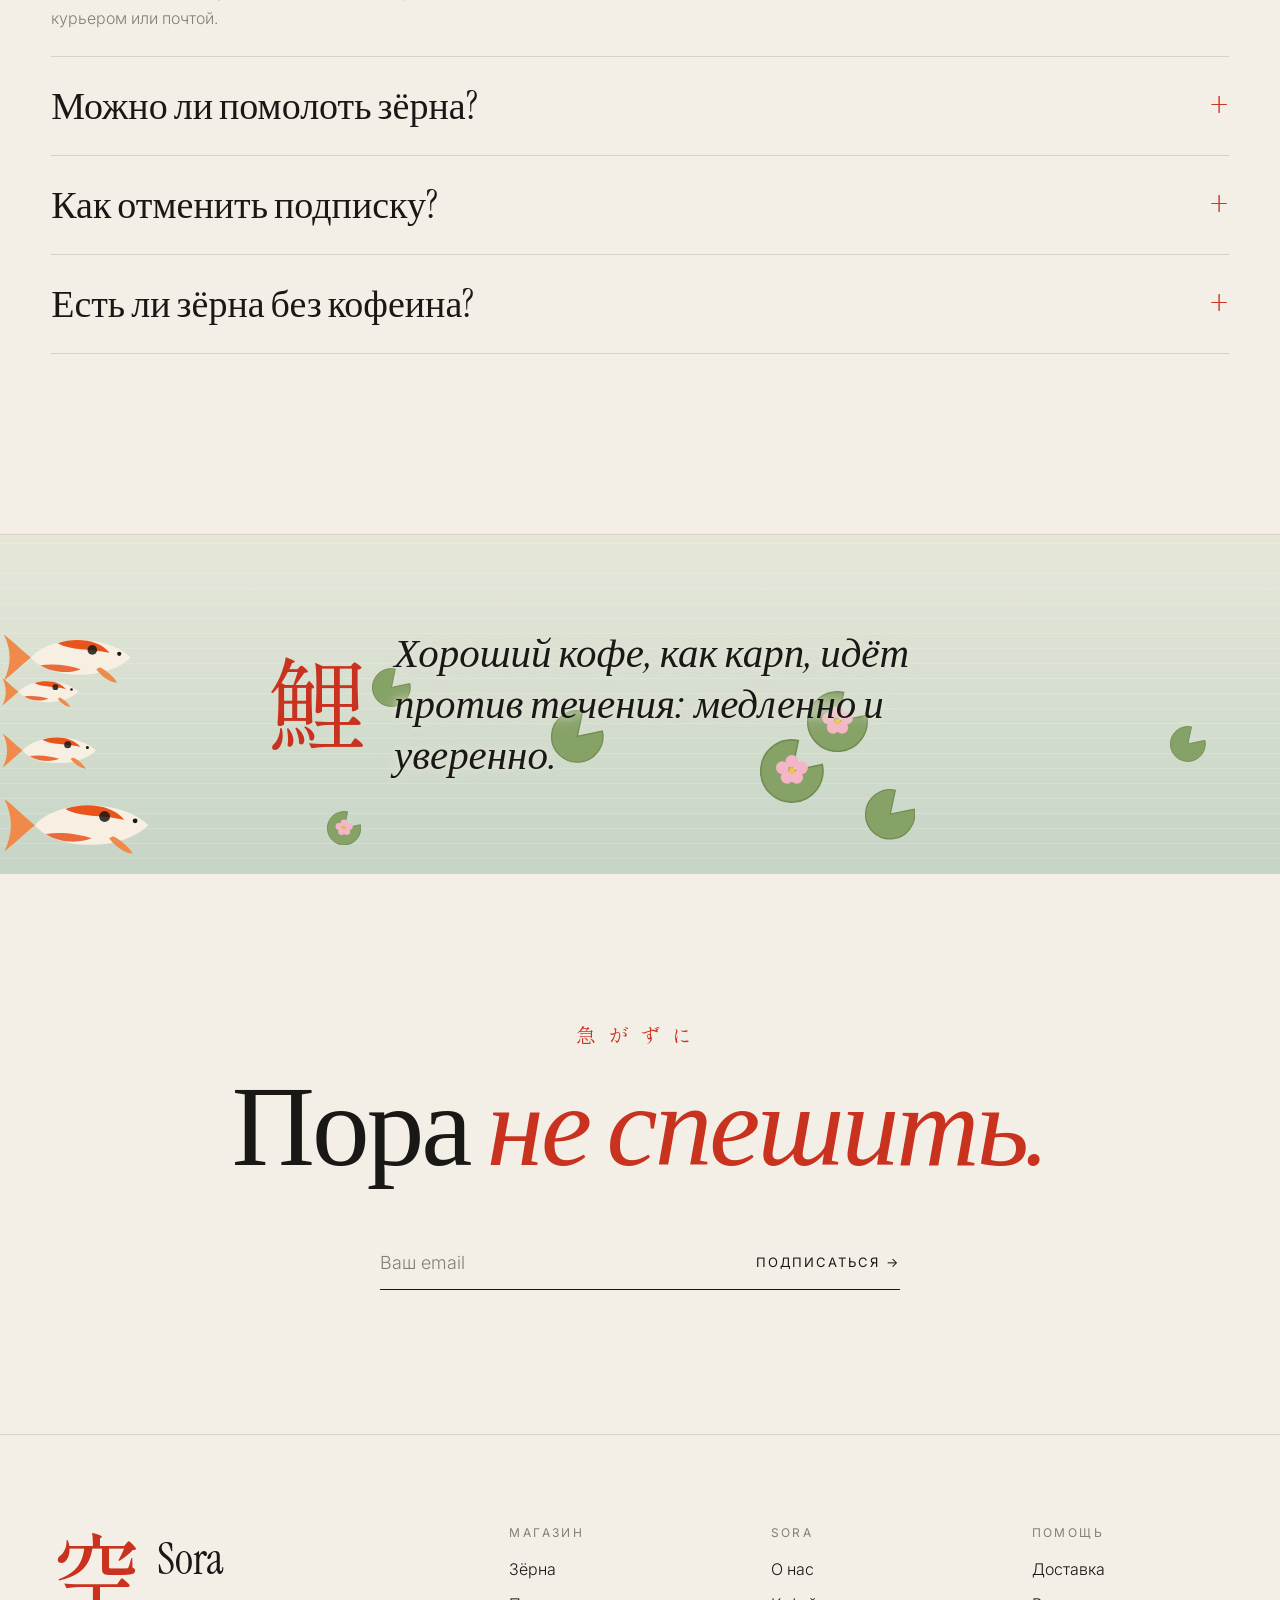
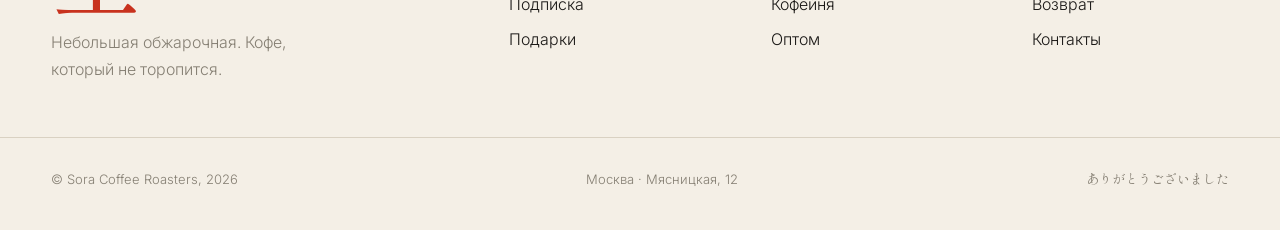
<file: sora/index.html>
<!doctype html>
<html lang="ru">
<head>
<meta charset="utf-8">
<meta name="viewport" content="width=device-width,initial-scale=1">
<title>Sora 空 — slow coffee</title>
<meta name="description" content="Sora — маленькая обжарочная в Москве. Кофе в японской традиции: тишина, терпение, одна чашка.">
<link rel="preconnect" href="https://fonts.googleapis.com">
<link href="https://fonts.googleapis.com/css2?family=Instrument+Serif:ital@0;1&family=Inter:wght@300;400;500&family=Shippori+Mincho:wght@400;500;700&display=swap" rel="stylesheet">
<style>
:root{--bg:#f4efe6;--ink:#1a1816;--mut:#857f73;--line:#d9d1c2;--shu:#c8321e;--pink:#ecc3bd}
*{box-sizing:border-box;margin:0;padding:0}
html{scroll-behavior:smooth}
body{background:var(--bg);color:var(--ink);font:300 16px/1.7 Inter,system-ui,sans-serif;overflow-x:hidden;-webkit-font-smoothing:antialiased}
a{color:inherit;text-decoration:none}
.serif{font-family:'Instrument Serif','Shippori Mincho',serif;font-weight:400}
.jp{font-family:'Shippori Mincho','Instrument Serif',serif}
.v{writing-mode:vertical-rl;text-orientation:upright}
nav{position:fixed;top:0;left:0;right:0;z-index:10;display:flex;justify-content:space-between;align-items:center;padding:22px 4vw;background:linear-gradient(var(--bg),rgba(244,239,230,0));font-size:13px;letter-spacing:.08em;text-transform:uppercase}
nav .links{display:flex;gap:34px}
.logo{display:flex;align-items:baseline;gap:10px;text-transform:none;letter-spacing:0}
.logo b{font:400 26px 'Instrument Serif'}.logo span{font:500 18px 'Shippori Mincho';color:var(--shu)}
.ul{position:relative}
.ul::after{content:"";position:absolute;left:0;bottom:-3px;height:1px;width:100%;background:var(--shu);transform:scaleX(0);transform-origin:right;transition:transform .5s cubic-bezier(.7,0,.2,1)}
.ul:hover::after{transform:scaleX(1);transform-origin:left}
nav a{white-space:nowrap}
@media(max-width:700px){nav{padding:18px 4vw}nav .links{gap:14px;font-size:11px;letter-spacing:.04em}.logo span{display:none}}
/* hero */
.hero{min-height:100vh;display:grid;grid-template-columns:1fr auto;padding:0 4vw 6vh;position:relative;align-items:end;overflow:hidden}
.hero::before{content:"";position:absolute;left:0;right:0;bottom:0;height:34vh;opacity:.32;pointer-events:none;
 background:url("data:image/svg+xml,%3Csvg xmlns='http://www.w3.org/2000/svg' width='48' height='24'%3E%3Cg fill='none' stroke='%23c8321e' stroke-width='.8'%3E%3Ccircle cx='24' cy='24' r='24'/%3E%3Ccircle cx='24' cy='24' r='18'/%3E%3Ccircle cx='24' cy='24' r='12'/%3E%3Ccircle cx='24' cy='24' r='6'/%3E%3Ccircle cx='0' cy='12' r='24'/%3E%3Ccircle cx='0' cy='12' r='18'/%3E%3Ccircle cx='0' cy='12' r='12'/%3E%3Ccircle cx='0' cy='12' r='6'/%3E%3Ccircle cx='48' cy='12' r='24'/%3E%3Ccircle cx='48' cy='12' r='18'/%3E%3Ccircle cx='48' cy='12' r='12'/%3E%3Ccircle cx='48' cy='12' r='6'/%3E%3C/g%3E%3C/svg%3E");
 mask-image:linear-gradient(transparent,#000 90%);-webkit-mask-image:linear-gradient(transparent,#000 90%);animation:drift 40s linear infinite}
@keyframes drift{to{background-position-x:96px}}
.hero>*{position:relative}
.hl{align-self:end}
.kicker{font:500 15px 'Shippori Mincho';color:var(--shu);letter-spacing:.3em;margin-bottom:20px;opacity:0;animation:fade 1.2s .8s forwards}
h1{font:400 clamp(58px,12vw,190px)/.92 'Instrument Serif','Shippori Mincho',serif;letter-spacing:-.03em}
h1 em{color:var(--shu)}
.line{display:block;padding-bottom:.08em}
.ch{display:inline-block;white-space:pre;opacity:0;transform:translateY(55%) rotate(5deg);filter:blur(10px);animation:chin 1.3s cubic-bezier(.2,.8,.2,1) forwards;animation-delay:calc(.35s + var(--i)*.05s)}
@keyframes chin{to{opacity:1;transform:none;filter:blur(0)}}
h1 em{position:relative;display:inline-block}
h1 em::after{content:"";position:absolute;left:.04em;right:.04em;bottom:.04em;height:.07em;border-radius:99px;background:var(--shu);opacity:.3;transform:scaleX(0);transform-origin:left;animation:brush 1.4s 2.1s cubic-bezier(.6,0,.2,1) forwards}
@keyframes brush{to{transform:none}}
@keyframes fade{to{opacity:1}}
.meta{margin-top:5vh;padding-top:22px;border-top:1px solid var(--line);display:flex;gap:30px;justify-content:space-between;flex-wrap:wrap;opacity:0;animation:fade 1.2s 1s forwards}
.meta p{max-width:380px;color:var(--mut)}
.meta .jp{color:var(--ink);font-size:18px;letter-spacing:.15em}
.sunwrap{position:relative;width:min(34vw,380px);aspect-ratio:1;align-self:start;margin-top:16vh;display:grid;place-items:center;opacity:0;animation:fade 1.6s .3s forwards}
.sun{position:absolute;inset:12%;border-radius:50%;background:radial-gradient(circle at 34% 30%,#ec5a42,#c8321e 58%,#a32414);box-shadow:0 0 90px rgba(200,50,30,.3),inset -16px -20px 46px rgba(0,0,0,.14),inset 10px 12px 30px rgba(255,255,255,.12);animation:breathe 7s ease-in-out infinite}
.rp{position:absolute;inset:12%;border-radius:50%;border:1px solid var(--shu);opacity:0;animation:ripple 7s ease-out infinite}
.rp.b{animation-delay:2.3s}.rp.c{animation-delay:4.6s}
@keyframes ripple{0%{transform:scale(1);opacity:.55}100%{transform:scale(1.6);opacity:0}}
@keyframes breathe{50%{transform:scale(1.04)}}
.enso{position:absolute;inset:0;width:100%;height:100%;transform:rotate(-100deg)}
.enso path{fill:none;stroke:var(--ink);stroke-width:3.2;stroke-linecap:round;stroke-dasharray:300;stroke-dashoffset:300;animation:draw 3.4s 1s cubic-bezier(.5,0,.2,1) forwards}
@keyframes draw{to{stroke-dashoffset:22}}
.vt{position:absolute;right:-4vw;top:-6vh;font:500 15px 'Shippori Mincho';letter-spacing:.5em;color:var(--mut)}
@media(max-width:800px){.hero{grid-template-columns:1fr}.sunwrap{position:absolute;right:-8vw;top:10vh;width:60vw;margin:0}.hl{z-index:2}.vt{display:none}}
/* petals */
.mq{overflow:hidden;white-space:nowrap;border-block:1px solid var(--line);padding:22px 0;position:relative;z-index:2;background:var(--bg)}
.mq div{display:inline-block;font:italic 400 clamp(26px,4vw,52px)/1 'Instrument Serif','Shippori Mincho',serif;animation:mq 60s linear infinite}
.mq span{color:var(--shu);margin:0 .7em;font-style:normal;font-family:'Shippori Mincho'}
@keyframes mq{to{transform:translateX(-50%)}}
section{padding:16vh 4vw;position:relative;z-index:2}
.eyebrow{font-size:12px;letter-spacing:.2em;text-transform:uppercase;color:var(--mut);display:flex;align-items:center;gap:14px}
.eyebrow::after{content:"";flex:1;max-width:240px;height:1px;background:var(--line);transform:scaleX(0);transform-origin:left;transition:transform 1.8s .4s cubic-bezier(.6,0,.2,1)}
.eyebrow.on::after{transform:none}
.eyebrow b{font:500 22px 'Shippori Mincho';color:var(--shu);letter-spacing:0;text-transform:none}
.about{display:grid;grid-template-columns:1fr 2fr;gap:6vw}
@media(max-width:800px){.about,.quote,.visit{grid-template-columns:1fr!important}}
.big{font:400 clamp(30px,4.6vw,66px)/1.12 'Instrument Serif','Shippori Mincho',serif;letter-spacing:-.01em}
.big .w{display:inline-block;opacity:.15;transition:opacity .5s}
.big .w.on{opacity:1}
.hanko{width:92px;height:92px;border:3px solid var(--shu);color:var(--shu);display:grid;grid-template-columns:1fr 1fr;place-items:center;font:700 34px/1 'Shippori Mincho';padding:6px;transform:rotate(-6deg);border-radius:6px;margin-top:40px;opacity:.9}
.list{border-top:1px solid var(--ink)}
.row{display:grid;grid-template-columns:50px 1fr auto auto auto;gap:30px;align-items:baseline;padding:32px 0;border-bottom:1px solid var(--line);position:relative}
.row::after{content:"";position:absolute;left:0;bottom:-1px;height:1px;width:100%;background:var(--shu);transform:scaleX(0);transform-origin:left;transition:transform .7s cubic-bezier(.7,0,.2,1)}
.row:hover::after{transform:scaleX(1)}
.row .n{font:500 20px 'Shippori Mincho';color:var(--shu)}
.row h3{font:400 clamp(28px,4vw,52px)/1 'Instrument Serif','Shippori Mincho',serif}
.row .k{font:500 16px 'Shippori Mincho';color:var(--mut);letter-spacing:.2em;transition:color .5s}
.row:hover .k{color:var(--shu)}
.row .o{color:var(--mut);font-size:14px;min-width:170px}
.row .p{font-size:15px;min-width:70px;text-align:right}
.row i{position:absolute;left:-26px;top:50%;width:12px;height:12px;margin-top:-6px;border-radius:50%;border:1.5px solid var(--shu);transform:scale(0);transition:transform .5s cubic-bezier(.3,1.5,.5,1)}
.row:hover i{transform:scale(1)}
@media(max-width:700px){.row{grid-template-columns:34px 1fr auto}.row .o,.row .k{display:none}.row i{display:none}}
.steps{display:grid;grid-template-columns:repeat(auto-fit,minmax(240px,1fr));gap:5vw;margin-top:10vh}
.steps div{border-top:1px solid var(--ink);padding-top:22px}
.steps b{font:500 50px/1 'Shippori Mincho';color:var(--shu)}
.steps h4{font-weight:500;margin:14px 0 6px}.steps h4 small{font:500 14px 'Shippori Mincho';color:var(--mut);margin-left:8px}
.steps p{color:var(--mut)}
.sub3{display:grid;grid-template-columns:repeat(auto-fit,minmax(260px,1fr));border-top:1px solid var(--ink);margin-top:6vh}
.sub3>div{padding:36px 30px 40px 0;border-right:1px solid var(--line)}
.sub3>div:last-child{border:0}
.sub3 h4{font:italic 400 40px/1 'Instrument Serif',serif;display:flex;align-items:baseline;gap:14px}
.sub3 h4 span{font:500 24px 'Shippori Mincho';color:var(--shu);font-style:normal}
.sub3 b{display:block;font:400 56px/1 'Instrument Serif',serif;margin:20px 0 6px}
.sub3 ul{list-style:none;color:var(--mut);margin:18px 0 26px}
.sub3 li{padding:6px 0;border-bottom:1px solid var(--line)}
.pill{display:inline-block;border:1px solid var(--ink);border-radius:99px;padding:11px 26px;font-size:13px;letter-spacing:.12em;text-transform:uppercase;background:linear-gradient(var(--shu),var(--shu)) no-repeat left center/0% 100%;transition:background-size .55s cubic-bezier(.6,0,.2,1),color .4s,border-color .4s}
.pill:hover{background-size:100% 100%;border-color:var(--shu);color:var(--bg)}
.quote{display:grid;grid-template-columns:1fr 2fr;gap:6vw}
.quote blockquote{font:400 clamp(26px,3.4vw,46px)/1.25 'Instrument Serif','Shippori Mincho',serif;position:relative;padding-left:.2em}
.quote cite{display:block;margin-top:24px;font:300 14px Inter;color:var(--mut);font-style:normal}
.visit{display:grid;grid-template-columns:1fr 1fr 1fr;gap:5vw;border-top:1px solid var(--line)}
.visit h4{font:italic 400 34px 'Instrument Serif',serif;margin-bottom:6px}
.visit small{display:block;font:500 14px 'Shippori Mincho';color:var(--shu);letter-spacing:.2em;margin-bottom:12px}
.visit p{color:var(--mut)}
.faq details{border-bottom:1px solid var(--line);padding:24px 0}
.faq summary{cursor:pointer;list-style:none;font:400 clamp(24px,3vw,38px) 'Instrument Serif','Shippori Mincho',serif;display:flex;justify-content:space-between;gap:20px}
.faq summary::after{content:"+";color:var(--shu);transition:transform .5s}
.faq details[open] summary::after{transform:rotate(135deg)}
.faq p{color:var(--mut);max-width:600px;padding-top:12px}
.join{text-align:center}
.join .jp{font-size:clamp(14px,2vw,20px);letter-spacing:.6em;color:var(--shu);margin-bottom:20px;display:block}
.join h2{font:400 clamp(48px,9vw,140px)/.95 'Instrument Serif','Shippori Mincho',serif;letter-spacing:-.025em;margin-bottom:6vh}
.join h2 em{color:var(--shu)}
form{display:flex;max-width:520px;margin:0 auto;border-bottom:1px solid var(--ink);transition:.4s}
form:focus-within{border-color:var(--shu)}
input{flex:1;background:none;border:0;outline:0;font:300 18px Inter;padding:16px 0;color:var(--ink)}
input::placeholder{color:var(--mut)}
button{background:none;border:0;font:400 13px Inter;letter-spacing:.15em;text-transform:uppercase;cursor:pointer;color:var(--ink);transition:.3s}
button:hover{color:var(--shu)}
.fcols{display:grid;grid-template-columns:2fr 1fr 1fr 1fr;gap:5vw;padding:10vh 4vw 6vh;border-top:1px solid var(--line);position:relative;z-index:2}
@media(max-width:800px){.fcols{grid-template-columns:1fr 1fr}}
.fcols h5{font:400 12px Inter;letter-spacing:.2em;text-transform:uppercase;color:var(--mut);margin-bottom:16px}
.fcols li{list-style:none;margin:8px 0}
.big-k{font:500 90px/1 'Shippori Mincho';color:var(--shu);display:inline-block;margin-right:16px;vertical-align:middle}
footer{display:flex;justify-content:space-between;padding:30px 4vw 40px;border-top:1px solid var(--line);color:var(--mut);font-size:13px;flex-wrap:wrap;gap:10px;position:relative;z-index:2}
.rv{opacity:0;transform:translateY(46px);filter:blur(6px);transition:opacity 1.3s cubic-bezier(.2,.8,.2,1),transform 1.3s cubic-bezier(.2,.8,.2,1),filter 1.3s}
.rv.on{opacity:1;transform:none;filter:none}
.hanko.rv{transform:scale(1.8) rotate(-16deg)}.hanko.rv.on{transform:rotate(-6deg);transition-timing-function:cubic-bezier(.3,1.7,.5,1)}

body::before{content:"";position:fixed;inset:0;z-index:0;pointer-events:none;opacity:.9;background:url("data:image/svg+xml,%3Csvg xmlns='http://www.w3.org/2000/svg' width='220' height='220'%3E%3Cfilter id='n'%3E%3CfeTurbulence type='fractalNoise' baseFrequency='.85' numOctaves='2'/%3E%3CfeColorMatrix values='0 0 0 0 .45 0 0 0 0 .38 0 0 0 0 .3 0 0 0 .07 0'/%3E%3C/filter%3E%3Crect width='220' height='220' filter='url(%23n)'/%3E%3C/svg%3E")}
#sk{position:fixed;inset:0;width:100%;height:100%;z-index:1;pointer-events:none}
.hero{z-index:2}
.branch{position:absolute;left:0;top:64px;width:min(78vw,900px);height:auto;z-index:1;pointer-events:none;overflow:visible}
.branch .sw{transform-origin:0 60px;animation:swayb 9s ease-in-out infinite alternate}
@keyframes swayb{from{transform:rotate(-.8deg)}to{transform:rotate(1.4deg)}}
.branch .bl{transform-box:fill-box;transform-origin:center;opacity:0;animation:blo 1.4s cubic-bezier(.3,1.4,.5,1) forwards,pulse 5s 2s ease-in-out infinite alternate}
@keyframes pulse{from{transform:scale(.96) rotate(-3deg)}to{transform:scale(1.05) rotate(3deg)}}
@keyframes blo{from{opacity:0;transform:scale(0)}to{opacity:1;transform:scale(1)}}
.branch .dr{stroke-dasharray:1400;stroke-dashoffset:1400;animation:growb 3.6s .2s cubic-bezier(.5,0,.2,1) forwards}
@keyframes growb{to{stroke-dashoffset:0}}
.row{transition:background .6s}.row:hover{background:linear-gradient(90deg,rgba(200,50,30,.05),transparent 70%)}
.steps div{transition:transform .7s cubic-bezier(.2,.8,.2,1)}.steps div:hover{transform:translateY(-6px)}
@media(prefers-reduced-motion:reduce){#sk{display:none}.ch,.rv{animation:none;opacity:1;transform:none;filter:none}}

.land{position:relative;height:min(74vh,600px);overflow:hidden;border-block:1px solid var(--line);z-index:2;background:#f4dcd2}
.land svg{position:absolute;inset:0;width:100%;height:100%}
.sunl{animation:sunp 8s ease-in-out infinite;transform-origin:1040px 176px}
@keyframes sunp{50%{transform:scale(1.05);opacity:1}}
.mist{animation:mist 22s ease-in-out infinite alternate}
.mist.m2{animation-duration:28s;animation-direction:alternate-reverse}.mist.m3{animation-duration:34s}
@keyframes mist{from{transform:translateX(-90px)}to{transform:translateX(110px)}}
.gl{animation:gl 3.4s ease-in-out infinite}@keyframes gl{50%{opacity:.2}}
.crane{animation:crane 46s linear infinite}.crane.c1{transform-origin:0 0}
.crane.c2{animation-duration:62s;animation-delay:-20s}
@keyframes crane{0%{transform:translate(-60px,150px)}100%{transform:translate(1500px,60px)}}
.landtxt{position:absolute;left:6vw;top:12%;display:flex;gap:26px;align-items:flex-start;z-index:2}
.landtxt .jp{font-size:clamp(34px,6vw,76px);color:var(--ink);letter-spacing:.2em;line-height:1.1}
.landtxt p{font:italic 400 clamp(20px,2.4vw,32px)/1.3 'Instrument Serif','Shippori Mincho',serif;color:var(--ink);padding-top:10px}
.ritual{display:grid;grid-template-columns:1fr 1fr;gap:6vw;align-items:center}
@media(max-width:850px){.ritual{grid-template-columns:1fr}}
.pour svg{width:100%;max-width:400px;display:block;margin:auto;overflow:visible}
.stream{animation:flow 1s linear infinite}@keyframes flow{to{stroke-dashoffset:-32}}
.bed{transform-box:fill-box;transform-origin:center;animation:bloom 5s ease-in-out infinite}
@keyframes bloom{50%{transform:scale(1.04,1.08)}}
.drop{opacity:0;animation:drop 1.8s ease-in infinite}
@keyframes drop{0%{transform:translateY(0);opacity:0}15%{opacity:1}100%{transform:translateY(34px);opacity:0}}
.level{transform-box:fill-box;transform-origin:bottom;animation:lv 16s ease-in-out infinite}
@keyframes lv{0%{transform:scaleY(.08);opacity:1}78%{transform:scaleY(.8);opacity:1}92%{transform:scaleY(.8);opacity:0}100%{transform:scaleY(.08);opacity:0}}
.steam{opacity:0;animation:st 5s ease-in-out infinite}
@keyframes st{0%{transform:translateY(14px);opacity:0}40%{opacity:.8}100%{transform:translateY(-14px);opacity:0}}
.specs{display:grid;grid-template-columns:1fr 1fr;gap:1px;background:var(--line);border:1px solid var(--line)}
.specs div{background:var(--bg);padding:26px;transition:background .5s}
.specs div:hover{background:#efe6d9}
.specs i{font:500 26px 'Shippori Mincho';color:var(--shu);font-style:normal}
.specs b{display:block;font:400 40px/1.1 'Instrument Serif','Shippori Mincho',serif}
.specs span{font-size:13px;color:var(--mut);letter-spacing:.05em}
.pond{position:relative;height:340px;overflow:hidden;z-index:2;background:linear-gradient(#e6e7d9,#d2dccd 60%,#c6d4c6);border-block:1px solid var(--line);margin-top:4vh}
.pond::before{content:"";position:absolute;inset:0;opacity:.5;background:repeating-linear-gradient(0deg,transparent 0 14px,rgba(255,255,255,.35) 14px 15px);animation:wat 12s linear infinite}
@keyframes wat{to{background-position-y:30px}}
.koi{position:absolute;left:0;z-index:2;pointer-events:none;animation:swimR linear infinite}
.koi.l{animation-name:swimL}
@keyframes swimR{from{transform:translateX(-220px)}to{transform:translateX(calc(100vw + 220px))}}
@keyframes swimL{from{transform:translateX(calc(100vw + 220px)) scaleX(-1)}to{transform:translateX(-220px) scaleX(-1)}}
.koi svg{display:block;overflow:visible;animation:wob 3.2s ease-in-out infinite alternate}
@keyframes wob{from{transform:translateY(-9px) rotate(-3deg)}to{transform:translateY(9px) rotate(3deg)}}
.koi .tail{transform-box:fill-box;transform-origin:right center;animation:tail .7s ease-in-out infinite alternate}
@keyframes tail{from{transform:rotate(-14deg)}to{transform:rotate(14deg)}}
.koi .fin{transform-box:fill-box;transform-origin:left top;animation:fin 1.1s ease-in-out infinite alternate}
@keyframes fin{from{transform:rotate(-10deg)}to{transform:rotate(14deg)}}
.pad{position:absolute;z-index:1;animation:bobp 6s ease-in-out infinite alternate}
@keyframes bobp{from{transform:translateY(-3px) rotate(var(--r))}to{transform:translateY(4px) rotate(calc(var(--r) + 6deg))}}
.rip{position:absolute;z-index:1;border:1px solid rgba(255,255,255,.8);border-radius:50%;width:10px;height:10px;opacity:0;animation:rip 7s ease-out infinite}
@keyframes rip{0%{transform:scale(1);opacity:.8}100%{transform:scale(11);opacity:0}}
.pt{position:absolute;inset:0;z-index:3;display:flex;align-items:center;justify-content:center;gap:28px;padding:0 6vw;text-align:left}
.pt .jp{font-size:clamp(46px,8vw,100px);color:var(--shu);line-height:1}
.pt p{font:italic 400 clamp(24px,3.2vw,44px)/1.25 'Instrument Serif','Shippori Mincho',serif;max-width:620px;text-shadow:0 0 18px rgba(230,231,217,.95),0 0 6px rgba(230,231,217,.9)}
@media(max-width:700px){.pt{gap:14px}.landtxt{flex-direction:column}}
</style>
</head>
<body>
<nav><a href="#" class="logo"><b>Sora</b><span>空</span></a>
<div class="links"><a class="ul" href="#about">О нас</a><a class="ul" href="#menu">Зёрна</a><a class="ul" href="#plans">Подписка</a><a class="ul" href="#join">Контакты</a></div></nav>

<header class="hero">
  <svg class="branch" id="branch" viewBox="0 0 900 380" aria-hidden="true"></svg>
  <div class="hl">
    <div class="kicker">珈琲 · 焙煎所 · 東京から モスクワへ</div>
    <h1><span class="line"><span>Кофе,</span></span><span class="line"><span>который <em>ждёт.</em></span></span></h1>
    <div class="meta"><p>Небольшая обжарочная в Москве. Шесть зёрен, один станок и японское отношение к чашке: никакой спешки.</p><div class="jp">一杯の、静けさ。</div></div>
  </div>
  <div class="sunwrap">
    <div class="sun"></div><i class="rp"></i><i class="rp b"></i><i class="rp c"></i>
    <svg class="enso" viewBox="0 0 100 100"><path d="M50 4a46 46 0 1 1-32 13"/></svg>
    <div class="vt v">静かに、ゆっくり、一杯ずつ</div>
  </div>
</header>

<div class="mq"><div id="mq"></div></div>

<section id="about" class="about">
  <div><div class="eyebrow rv"><b>一</b>О нас</div><div class="hanko rv"><span>空</span><span>珈</span><span>琲</span><span>店</span></div></div>
  <p class="big" id="manifest">Мы обжариваем маленькими партиями по средам. Каждое зерно проходит путь от фермы до чашки меньше чем за три недели — и ни днём дольше.</p>
</section>


<div class="land">
  <svg viewBox="0 0 1440 460" preserveAspectRatio="xMidYMax slice" aria-hidden="true">
    <defs>
      <linearGradient id="skyl" x1="0" y1="0" x2="0" y2="1"><stop offset="0" stop-color="#f4efe6"/><stop offset="1" stop-color="#f4dcd2"/></linearGradient>
      <linearGradient id="fj" x1="0" y1="0" x2="0" y2="1"><stop offset="0" stop-color="#8794b6"/><stop offset="1" stop-color="#d8d4e0"/></linearGradient>
      <filter id="soft"><feGaussianBlur stdDeviation="14"/></filter>
    </defs>
    <rect width="1440" height="460" fill="url(#skyl)"/>
    <circle class="sunl" cx="1040" cy="176" r="62" fill="#c8321e" opacity=".92"/>
    <path d="M-20 460 L0 330 Q150 286 280 340 Q420 384 520 330 L660 460Z" fill="#c9cde0" opacity=".85"/>
    <path d="M820 460 Q980 340 1120 384 Q1280 300 1460 364 L1460 460Z" fill="#bfc5d9" opacity=".9"/>
    <path d="M340 460 L690 152 Q720 128 750 152 L1100 460Z" fill="url(#fj)"/>
    <path d="M648 184 L690 152 Q720 128 750 152 L792 184 Q767 170 747 188 Q727 168 707 188 Q687 170 648 184Z" fill="#fff" opacity=".92"/>
    <g class="mist m1"><ellipse cx="520" cy="330" rx="260" ry="22" fill="#fff" opacity=".7" filter="url(#soft)"/></g>
    <g class="mist m2"><ellipse cx="960" cy="300" rx="300" ry="18" fill="#fff" opacity=".65" filter="url(#soft)"/></g>
    <g class="mist m3"><ellipse cx="300" cy="380" rx="320" ry="20" fill="#fff" opacity=".6" filter="url(#soft)"/></g>
    <path d="M-20 460 Q200 396 440 440 L440 460Z" fill="#9aa2b9"/>
    <path d="M1000 460 Q1200 410 1460 444 L1460 460Z" fill="#9aa2b9"/>
    <rect y="414" width="1440" height="46" fill="#dfe3ec" opacity=".85"/>
    <g fill="#fff" opacity=".7">
      <rect class="gl" x="860" y="424" width="90" height="2" rx="1"/><rect class="gl" style="animation-delay:.8s" x="1020" y="432" width="120" height="2" rx="1"/><rect class="gl" style="animation-delay:1.6s" x="760" y="440" width="70" height="2" rx="1"/>
    </g>
    <g id="torii"><rect x="962" y="364" width="6" height="52" fill="#c8321e"/><rect x="1000" y="364" width="6" height="52" fill="#c8321e"/>
      <path d="M950 364 Q984 354 1018 364 L1016 371 L952 371Z" fill="#c8321e"/><rect x="960" y="378" width="48" height="4" fill="#c8321e"/></g>
    <use href="#torii" transform="translate(0 832) scale(1 -1)" opacity=".22"/>
    <g class="crane c1"><path d="M1 11C6 1 11 1 13 8 15 1 20 1 25 11" fill="none" stroke="#1a1816" stroke-width="1.6" stroke-linecap="round" transform="scale(1.3)"/></g>
    <g class="crane c2"><path d="M1 11C6 1 11 1 13 8 15 1 20 1 25 11" fill="none" stroke="#1a1816" stroke-width="1.6" stroke-linecap="round"/></g>
  </svg>
  <div class="landtxt"><div class="jp v rv">一期一会</div><p class="rv">Одна встреча.<br>Одна чашка.</p></div>
</div>

<section id="menu">
  <div class="eyebrow rv" style="margin-bottom:6vh"><b>二</b>Зёрна этого месяца</div>
  <div class="list">
    <a class="row rv" href="#join"><i></i><span class="n">壱</span><h3>Эфиопия Гуджи</h3><span class="k">エチオピア</span><span class="o">Жасмин · персик</span><span class="p">1 400 ₽</span></a>
    <a class="row rv" href="#join"><i></i><span class="n">弐</span><h3>Колумбия Уила</h3><span class="k">コロンビア</span><span class="o">Карамель · яблоко</span><span class="p">1 250 ₽</span></a>
    <a class="row rv" href="#join"><i></i><span class="n">参</span><h3>Кения Ньери</h3><span class="k">ケニア</span><span class="o">Смородина · чёрный чай</span><span class="p">1 600 ₽</span></a>
    <a class="row rv" href="#join"><i></i><span class="n">四</span><h3>Бразилия Серрадо</h3><span class="k">ブラジル</span><span class="o">Орех · шоколад</span><span class="p">1 100 ₽</span></a>
    <a class="row rv" href="#join"><i></i><span class="n">五</span><h3>Эспрессо Sora</h3><span class="k">特製</span><span class="o">Какао · цедра</span><span class="p">1 300 ₽</span></a>
  </div>
  <div class="steps">
    <div class="rv"><b>壱</b><h4>Заказ<small>注文</small></h4><p>Выберите зерно и частоту доставки.</p></div>
    <div class="rv"><b>弐</b><h4>Обжарка<small>焙煎</small></h4><p>Жарим в среду, в тот же день отправляем.</p></div>
    <div class="rv"><b>参</b><h4>Чашка<small>一杯</small></h4><p>Пейте в первые 30 дней — тогда вкус лучший.</p></div>
  </div>
</section>


<section id="ritual">
  <div class="eyebrow rv" style="margin-bottom:6vh"><b>三</b>Ритуал заваривания</div>
  <div class="ritual">
    <div class="pour rv">
      <svg viewBox="0 0 320 380" aria-hidden="true">
        <path class="stream" d="M118 0 C126 40,142 76,158 120" fill="none" stroke="#9db4c8" stroke-width="3" stroke-linecap="round" stroke-dasharray="9 7"/>
        <path d="M78 128 H242 L190 236 H130Z" fill="#fff" fill-opacity=".75" stroke="#1a1816" stroke-width="2.4" stroke-linejoin="round"/>
        <rect x="66" y="118" width="188" height="11" rx="5.5" fill="#1a1816"/>
        <path class="bed" d="M98 142 H222 L196 200 H124Z" fill="#6b4226"/>
        <path d="M112 148 L136 232M160 148 V236M208 148 L184 232" stroke="#1a1816" stroke-width=".9" opacity=".3" fill="none"/>
        <circle class="drop" cx="160" cy="240" r="3.4" fill="#6b4226"/><circle class="drop" style="animation-delay:.6s" cx="160" cy="240" r="3.4" fill="#6b4226"/><circle class="drop" style="animation-delay:1.2s" cx="160" cy="240" r="3.4" fill="#6b4226"/>
        <path d="M104 266 H216 V286 C216 338 196 352 160 352 C124 352 104 338 104 286Z" fill="#fff" fill-opacity=".55" stroke="#1a1816" stroke-width="2.4"/>
        <clipPath id="cf"><path d="M107 266 H213 V286 C213 336 195 349 160 349 C125 349 107 336 107 286Z"/></clipPath>
        <g clip-path="url(#cf)"><rect class="level" x="100" y="266" width="120" height="90" fill="#5a3520"/></g>
        <path d="M40 358 H280" stroke="#1a1816" stroke-width="2" stroke-linecap="round"/>
        <g fill="none" stroke="#857f73" stroke-width="1.6" stroke-linecap="round"><path class="steam" d="M262 120c-8-14 8-22 0-38"/><path class="steam" style="animation-delay:1.1s" d="M276 130c-8-14 8-22 0-38"/><path class="steam" style="animation-delay:2.2s" d="M290 120c-8-14 8-22 0-38"/></g>
        <text x="160" y="378" text-anchor="middle" font-family="Shippori Mincho" font-size="13" fill="#c8321e" letter-spacing="6">一滴、一滴</text>
      </svg>
    </div>
    <div class="rv">
      <p class="big" style="font-size:clamp(26px,3.2vw,44px);margin-bottom:34px">Мы заваривали бы вместе с вами, но вот как это делаем мы сами.</p>
      <div class="specs">
        <div><i>温</i><b>93 °C</b><span>Температура воды</span></div>
        <div><i>比</i><b>1 : 16</b><span>Кофе к воде</span></div>
        <div><i>時</i><b>3:00</b><span>Время экстракции</span></div>
        <div><i>挽</i><b>Средний</b><span>Помол · 中細挽き</span></div>
      </div>
    </div>
  </div>
</section>

<section id="plans">
  <div class="eyebrow rv"><b>四</b>Подписка</div>
  <h2 class="big rv" style="margin-top:20px;max-width:800px">Свежий кофе в тот день, когда он вам нужен.</h2>
  <div class="sub3">
    <div class="rv"><h4>Утро <span>朝</span></h4><b>990 ₽</b><span class="eyebrow">в месяц</span><ul><li>250 г зёрен</li><li>Доставка раз в месяц</li><li>Рецепты заваривания</li></ul><a class="pill" href="#join">Выбрать</a></div>
    <div class="rv"><h4>Неделя <span>週</span></h4><b>1 790 ₽</b><span class="eyebrow">в месяц</span><ul><li>500 г — два разных зерна</li><li>Доставка раз в две недели</li><li>Скидка 10% в кофейне</li></ul><a class="pill" href="#join">Выбрать</a></div>
    <div class="rv"><h4>Ритуал <span>儀</span></h4><b>3 200 ₽</b><span class="eyebrow">в месяц</span><ul><li>1 кг — выбор из линейки</li><li>Приоритет на микролоты</li><li>Закрытые дегустации</li></ul><a class="pill" href="#join">Выбрать</a></div>
  </div>
</section>

<section>
  <div class="quote">
    <div class="eyebrow rv"><b>五</b>Отзывы</div>
    <div class="rv"><blockquote>「Единственный кофе, после которого я перестала добавлять сахар. Он сладкий сам по себе — просто нужно подождать.」</blockquote><cite>— Анна, подписчица с 2023 года</cite></div>
  </div>
</section>

<section style="padding-top:0">
  <div class="eyebrow rv" style="margin-bottom:6vh"><b>六</b>Приходите</div>
  <div class="visit">
    <div class="rv"><h4>Мясницкая, 12</h4><small>場所</small><p>Москва, вход со двора.<br>Метро Чистые пруды, 3 минуты пешком.</p></div>
    <div class="rv"><h4>Часы</h4><small>営業時間</small><p>Пн–Пт 8:00 — 20:00<br>Сб–Вс 9:00 — 21:00<br>Обжарка по средам</p></div>
    <div class="rv"><h4>Связь</h4><small>連絡先</small><p>hello@sora.coffee<br>+7 (495) 000-00-00<br>@sora.coffee</p></div>
  </div>
</section>

<section style="padding-top:0">
  <div class="eyebrow rv" style="margin-bottom:5vh"><b>七</b>Вопросы</div>
  <div class="faq rv">
    <details open><summary>Как быстро вы доставляете?</summary><p>По Москве — на следующий день после обжарки, по России — за 2–4 дня курьером или почтой.</p></details>
    <details><summary>Можно ли помолоть зёрна?</summary><p>Конечно. Укажите способ заваривания — мы помолем под воронку, аэропресс, мокку или кофемашину.</p></details>
    <details><summary>Как отменить подписку?</summary><p>В один клик в личном кабинете или письмом на hello@sora.coffee, без объяснений.</p></details>
    <details><summary>Есть ли зёрна без кофеина?</summary><p>Да, раз в сезон мы выпускаем декаф на сахарном тростнике — без химии.</p></details>
  </div>
</section>


<div class="pond" id="pond">
  <div class="pt"><span class="jp v rv">鯉</span><p class="rv">Хороший кофе, как карп, идёт против течения: медленно и уверенно.</p></div>
</div>

<section id="join" class="join">
  <span class="jp rv">急がずに</span>
  <h2 class="rv">Пора <em>не спешить.</em></h2>
  <form class="rv" onsubmit="event.preventDefault();this.innerHTML='<p class=serif style=font-size:28px;padding:10px>Спасибо. До среды.</p>'">
    <input type="email" placeholder="Ваш email" required><button>Подписаться →</button></form>
</section>

<div class="fcols">
  <div><span class="big-k">空</span><span class="serif" style="font-size:44px;line-height:1">Sora</span><p style="color:var(--mut);margin-top:14px;max-width:280px">Небольшая обжарочная. Кофе, который не торопится.</p></div>
  <div><h5>Магазин</h5><ul><li><a class="ul" href="#menu">Зёрна</a></li><li><a class="ul" href="#plans">Подписка</a></li><li><a class="ul" href="#">Подарки</a></li></ul></div>
  <div><h5>Sora</h5><ul><li><a class="ul" href="#about">О нас</a></li><li><a class="ul" href="#">Кофейня</a></li><li><a class="ul" href="#">Оптом</a></li></ul></div>
  <div><h5>Помощь</h5><ul><li><a class="ul" href="#">Доставка</a></li><li><a class="ul" href="#">Возврат</a></li><li><a class="ul" href="#">Контакты</a></li></ul></div>
</div>
<footer><span>© Sora Coffee Roasters, 2026</span><span>Москва · Мясницкая, 12</span><span class="jp">ありがとうございました</span></footer>

<script>
const $=s=>document.querySelector(s);
$('#mq').innerHTML=('Эфиопия<span>珈琲</span>Колумбия<span>焙煎</span>Кения<span>一杯</span>Бразилия<span>静寂</span>Руанда<span>朝</span>').repeat(5);
/* manifest word-by-word scroll lighting */
const m=$('#manifest');m.innerHTML=m.textContent.split(' ').map(w=>`<span class="w">${w}</span>`).join(' ');
const ws=[...m.querySelectorAll('.w')];
function onScroll(){const r=m.getBoundingClientRect(),p=Math.min(1,Math.max(0,(innerHeight*.85-r.top)/(r.height+innerHeight*.25)));
 ws.forEach((w,i)=>w.classList.toggle('on',i/ws.length<p))}
addEventListener('scroll',onScroll,{passive:true});onScroll();
/* reveal */
const io=new IntersectionObserver(es=>es.forEach(e=>{if(e.isIntersecting){e.target.classList.add('on');io.unobserve(e.target)}}),{threshold:.15});
document.querySelectorAll('.rv').forEach((e,i)=>{e.style.transitionDelay=(i%4)*.08+'s';io.observe(e)});

/* split headline into characters */
(function(){let i=0;document.querySelectorAll('.line > span').forEach(line=>{(function walk(n){[...n.childNodes].forEach(c=>{
 if(c.nodeType===3){const f=document.createDocumentFragment();[...c.textContent].forEach(ch=>{const sp=document.createElement('span');sp.className='ch';sp.style.setProperty('--i',i++);sp.textContent=ch;f.append(sp)});c.replaceWith(f)}
 else walk(c)})})(line)})})();
/* blossom branch */
(function(){
 const P='M0 9 C-9 4 -8 -9 -1.6 -10 L0 -7.2 L1.6 -10 C8 -9 9 4 0 9Z';
 let seed=5;const R=()=>(seed=(seed*16807)%2147483647)/2147483647;
 function bloom(x,y,r,rot,d){let g=`<g transform="translate(${x} ${y}) rotate(${rot})"><g class="bl" style="animation-delay:${d}s,${d+2}s">`;
  for(let i=0;i<5;i++)g+=`<path d="${P}" transform="rotate(${i*72}) translate(0 -${r*.55}) scale(${r/9})" fill="${i%2?'#f8cfd8':'#f4bcc9'}"/>`;
  g+=`<circle r="${r*.16}" fill="#d9577b"/>`;for(let i=0;i<7;i++){const a=i*51*Math.PI/180;g+=`<line x1="0" y1="0" x2="${Math.cos(a)*r*.42}" y2="${Math.sin(a)*r*.42}" stroke="#d9577b" stroke-width=".8"/><circle cx="${Math.cos(a)*r*.42}" cy="${Math.sin(a)*r*.42}" r="1" fill="#f3c04a"/>`}
  return g+'</g></g>'}
 const main='M-30 70 C 140 40, 300 120, 520 90 S 780 130, 880 230';
 const twigs=['M200 80 C 215 130, 205 170, 230 215','M390 105 C 410 150, 400 190, 430 240','M560 98 C 590 140, 610 175, 640 205','M300 100 C 330 60, 350 40, 390 25','M690 112 C 720 150, 760 160, 800 160'];
 let g=`<g class="sw"><path class="dr" d="${main}" fill="none" stroke="#4a3a32" stroke-width="6" stroke-linecap="round"/>`+twigs.map((t,i)=>`<path class="dr" style="animation-delay:${.8+i*.3}s" d="${t}" fill="none" stroke="#4a3a32" stroke-width="3" stroke-linecap="round"/>`).join('');
 const pts=[[90,62],[150,60],[205,80],[225,205],[238,150],[330,100],[385,28],[360,58],[430,232],[410,150],[470,104],[540,96],[600,120],[640,200],[625,160],[700,112],[790,158],[760,150],[840,200],[300,102]];
 pts.forEach(([x,y],i)=>{g+=bloom(x,y,11+R()*8,R()*72,1.6+i*.12)});
 for(let i=0;i<10;i++){const p=pts[(R()*pts.length)|0];g+=`<circle cx="${p[0]+R()*26-13}" cy="${p[1]+R()*26-6}" r="${2.5+R()*2}" fill="#e98aa4" class="bl" style="animation-delay:${2+i*.1}s,${3}s"/>`}
 document.getElementById('branch').innerHTML=g+'</g>'})();
/* falling sakura petals */
(function(){
 if(matchMedia('(prefers-reduced-motion:reduce)').matches)return;
 const cv=document.createElement('canvas');cv.id='sk';document.body.append(cv);const c=cv.getContext('2d');let W,H,D=Math.min(2,devicePixelRatio||1);
 const rs=()=>{W=innerWidth;H=innerHeight;cv.width=W*D;cv.height=H*D};rs();addEventListener('resize',rs);
 const N=Math.max(22,Math.min(54,W/26|0));
 const mk=(top)=>({x:Math.random()*W*1.15-W*.05,y:top?-20-Math.random()*H*.3:Math.random()*H,s:6+Math.random()*9,vy:26+Math.random()*34,rot:Math.random()*6.28,vr:(Math.random()-.5)*1.6,ph:Math.random()*6.28,vp:1+Math.random()*2,sw:14+Math.random()*26,sf:.4+Math.random()*.7,t:Math.random()*100,bloom:Math.random()<.14,a:.3+Math.random()*.32});
 const ps=Array.from({length:N},()=>mk(false));
 function petal(s){c.beginPath();c.moveTo(0,s*.9);c.bezierCurveTo(-s*.9,s*.4,-s*.8,-s*.9,-s*.15,-s);c.lineTo(0,-s*.7);c.lineTo(s*.15,-s);c.bezierCurveTo(s*.8,-s*.9,s*.9,s*.4,0,s*.9);c.closePath();
  const g=c.createLinearGradient(0,s,0,-s);g.addColorStop(0,'#fff1f4');g.addColorStop(.55,'#f9cfd9');g.addColorStop(1,'#f0a9bb');c.fillStyle=g;c.fill()}
 let last=performance.now(),T=0;
 (function f(now){requestAnimationFrame(f);const dt=Math.min(.05,(now-last)/1000);last=now;T+=dt;
  c.setTransform(D,0,0,D,0,0);c.clearRect(0,0,W,H);const wind=22+Math.sin(T*.35)*16+Math.sin(T*.9)*6;
  ps.forEach((p,i)=>{p.t+=dt;p.y+=p.vy*dt;p.x+=(wind+Math.sin(p.t*p.sf*2)*p.sw*.5)*dt;p.rot+=p.vr*dt;p.ph+=p.vp*dt;
   if(p.y>H+24||p.x>W+40){ps[i]=mk(true);ps[i].x=Math.random()*W*.9-W*.2;return}
   c.save();c.translate(p.x,p.y);c.rotate(p.rot+Math.sin(p.t*p.sf)*.5);c.globalAlpha=p.a;c.scale(Math.max(.18,Math.abs(Math.cos(p.ph))),1);
   if(p.bloom){for(let k=0;k<5;k++){c.save();c.rotate(k*1.2566);c.translate(0,-p.s*.5);petal(p.s*.62);c.restore()}c.fillStyle='#d9577b';c.beginPath();c.arc(0,0,p.s*.12,0,6.3);c.fill()}
   else petal(p.s);c.restore()})})(last)})();

/* koi pond */
(function(){
 const pond=document.getElementById('pond');if(!pond)return;
 const koiSvg=`<svg viewBox="-12 -6 156 66" width="100%"><path class="tail" d="M20 30C8 20 0 12-8 6 0 22 0 38-8 54 0 48 8 40 20 30Z" fill="#f08a4b"/><path d="M20 30C40 6 100 6 124 30 100 54 40 54 20 30Z" fill="#f7efe2"/><path d="M48 15C68 8 92 12 102 25 80 20 62 23 48 15Z" fill="#e8541c"/><path d="M30 38C42 46 60 47 72 42 60 38 44 36 30 38Z" fill="#e8541c" opacity=".85"/><circle cx="84" cy="22" r="5" fill="#1a1816" opacity=".85"/><path class="fin" d="M88 42C96 52 104 56 110 56 106 50 100 44 92 40Z" fill="#f08a4b"/><circle cx="112" cy="26" r="2.2" fill="#1a1816"/></svg>`;
 [[26,150,38,0,0],[56,110,52,-14,1],[74,170,44,-26,0],[40,90,60,-34,1]].forEach(([top,w,dur,del,left])=>{
  const k=document.createElement('div');k.className='koi'+(left?' l':'');k.style.cssText=`top:${top}%;width:${w}px;animation-duration:${dur}s;animation-delay:${del}s`;k.innerHTML=koiSvg;pond.append(k)});
 for(let i=0;i<7;i++){const d=document.createElement('div');d.className='pad';const sz=34+Math.random()*30;
  d.style.cssText=`left:${Math.random()*92}%;top:${8+Math.random()*78}%;width:${sz}px;--r:${Math.random()*360}deg;animation-delay:${-Math.random()*6}s`;
  d.innerHTML=`<svg viewBox="-20 -20 40 40"><path d="M0 0L19 -4A19.5 19.5 0 1 1 4 -19Z" fill="#86a266" stroke="#6f8c52" stroke-width="1"/>${i%3==0?'<g fill="#f4b6c6"><circle r="4" cx="0" cy="-6"/><circle r="4" cx="6" cy="-2"/><circle r="4" cx="-6" cy="-2"/><circle r="4" cx="3" cy="4"/><circle r="4" cx="-3" cy="4"/><circle r="2" fill="#f3c04a"/></g>':''}</svg>`;pond.append(d)}
 for(let i=0;i<6;i++){const r=document.createElement('i');r.className='rip';r.style.cssText=`left:${Math.random()*96}%;top:${Math.random()*92}%;animation-delay:${-Math.random()*7}s`;pond.append(r)}
})();
</script>
</body>
</html>
</file>
<file: forma/styles.css>
:root{
  --bg:#ffffff; --soft:#f4f3f0; --line:#e3e1dc; --ink:#141414; --text:#2b2b2a; --muted:#6c6b66;
  --brass:#a3845a; --ok:#2f7d4f; --r:2px; --ease:cubic-bezier(.2,.7,.2,1);
}
*{box-sizing:border-box;margin:0;padding:0}
html{scroll-behavior:smooth;scroll-padding-top:130px;-webkit-text-size-adjust:100%;overflow-x:hidden}
body{background:var(--bg);color:var(--text);font:400 16px/1.6 'Inter',system-ui,-apple-system,'Segoe UI',Roboto,sans-serif;overflow-x:hidden;-webkit-font-smoothing:antialiased}
img,svg{display:block;max-width:100%}
a{color:inherit;text-decoration:none}
ul,ol{list-style:none}
button,input,select{font:inherit;color:inherit}
button{cursor:pointer}
.wrap{width:min(1240px,100% - 48px);margin-inline:auto}
:focus-visible{outline:2px solid var(--ink);outline-offset:3px}

h1,h2,h3,h4{color:var(--ink);font-weight:600;letter-spacing:-.025em;line-height:1.12}
h1{font-size:clamp(2.1rem,4.3vw,3.5rem)}
h2{font-size:clamp(1.6rem,2.8vw,2.3rem)}
h3{font-size:1.05rem;letter-spacing:-.01em}
.eyebrow{display:inline-flex;align-items:center;gap:10px;font-size:.74rem;font-weight:600;letter-spacing:.16em;text-transform:uppercase;color:var(--muted);margin-bottom:14px}
.eyebrow::before{content:'';width:28px;height:1px;background:var(--brass)}
.lead{color:var(--muted);font-size:1.1rem;max-width:34em}
.sub{color:var(--muted);margin-top:14px;max-width:38em}

/* buttons */
.btn{display:inline-flex;align-items:center;justify-content:center;gap:8px;padding:14px 28px;border:1px solid var(--ink);background:var(--ink);color:#fff;font-weight:500;font-size:.95rem;letter-spacing:.01em;border-radius:var(--r);transition:background .25s,color .25s,border-color .25s,transform .25s var(--ease)}
.btn:hover{background:#000;transform:translateY(-1px)}
.btn--line{background:transparent;color:var(--ink)}
.btn--line:hover{background:var(--ink);color:#fff}
.btn--block{width:100%}
.btn--sm{padding:10px 18px;font-size:.88rem}

/* topbar + header */
.topbar{background:var(--ink);color:#d8d6d0;font-size:.8rem}
.topbar__in{display:flex;justify-content:space-between;gap:16px;padding-block:9px}
.topbar__r{display:flex;align-items:center;gap:14px}
.topbar__r i{width:1px;height:12px;background:#555}
.topbar a:hover{color:#fff}
.header{position:sticky;top:0;z-index:50;background:rgba(255,255,255,.96);-webkit-backdrop-filter:blur(10px);backdrop-filter:blur(10px);border-bottom:1px solid var(--line)}
.header__in{display:flex;align-items:center;gap:28px;height:76px}
.logo{display:inline-flex;align-items:center;gap:12px;color:var(--ink)}
.logo__mark{width:38px;height:38px;background:var(--ink);display:grid;place-items:center}
.logo__mark svg{width:20px;height:20px;fill:none;stroke:#fff;stroke-width:1.6}
.logo__text{display:flex;flex-direction:column;font-weight:700;letter-spacing:.14em;font-size:1.05rem;line-height:1.1}
.logo__text small{font-weight:400;letter-spacing:.04em;font-size:.68rem;color:var(--muted);margin-top:3px;text-transform:lowercase}
.logo--light{color:#fff}.logo--light .logo__mark{background:#fff}.logo--light .logo__mark svg{stroke:var(--ink)}.logo--light small{color:#9d9b95}
.search{flex:1;display:flex;align-items:center;gap:10px;border:1px solid var(--line);padding:0 14px;height:46px;background:#fff;transition:border-color .2s;max-width:560px}
.search:focus-within{border-color:var(--ink)}
.search svg{width:18px;height:18px;fill:none;stroke:var(--muted);stroke-width:1.8;flex:none}
.search input{border:0;outline:0;background:none;width:100%;font-size:.93rem}
.hdr-tel{font-weight:600;font-size:.95rem;white-space:nowrap}
.cart-btn{display:inline-flex;align-items:center;gap:10px;height:46px;padding:0 18px;border:1px solid var(--ink);background:#fff;font-weight:500;transition:background .2s,color .2s}
.cart-btn:hover{background:var(--ink);color:#fff}
.cart-btn svg{width:20px;height:20px;fill:none;stroke:currentColor;stroke-width:1.7;stroke-linecap:round;stroke-linejoin:round}
.cart-btn b{min-width:22px;height:22px;padding:0 6px;background:var(--brass);color:#fff;font-size:.75rem;display:grid;place-items:center;border-radius:11px}
.cart-btn.bump b{animation:bump .5s var(--ease)}
@keyframes bump{40%{transform:scale(1.5)}}
.nav{border-top:1px solid var(--line);background:#fff}
.nav__in{display:flex;gap:34px;height:46px;align-items:center;font-size:.9rem;font-weight:500}
.nav a{position:relative;color:var(--muted);transition:color .2s;height:100%;display:flex;align-items:center}
.nav a::after{content:'';position:absolute;left:0;right:0;bottom:-1px;height:2px;background:var(--ink);transform:scaleX(0);transition:transform .3s var(--ease)}
.nav a:hover{color:var(--ink)}.nav a:hover::after{transform:scaleX(1)}
.burger{display:none;width:46px;height:46px;border:1px solid var(--line);background:#fff;position:relative}
.burger span{position:absolute;left:13px;right:13px;height:2px;background:var(--ink);transition:transform .3s var(--ease),top .3s var(--ease)}
.burger span:first-child{top:17px}.burger span:last-child{top:26px}
.burger[aria-expanded=true] span:first-child{top:21px;transform:rotate(45deg)}
.burger[aria-expanded=true] span:last-child{top:21px;transform:rotate(-45deg)}

/* hero */
.hero{background:var(--soft);border-bottom:1px solid var(--line)}
.hero__in{display:grid;grid-template-columns:1.05fr .95fr;gap:70px;align-items:center;padding-block:76px}
.hero__copy h1{margin-bottom:22px}
.hero__btns{display:flex;flex-wrap:wrap;gap:12px;margin-top:34px}
.hero__facts{display:flex;gap:44px;margin-top:52px;padding-top:28px;border-top:1px solid var(--line)}
.hero__facts dt{font-size:1.9rem;font-weight:600;color:var(--ink);letter-spacing:-.03em;line-height:1.1}
.hero__facts dd{font-size:.84rem;color:var(--muted)}
.hero__media{position:relative}
.hero__frame{position:relative;aspect-ratio:4/4.4;overflow:hidden}
.hero__frame img{width:100%;height:100%;object-fit:cover;transform:scale(1.06);animation:settle 2.2s var(--ease) forwards}
@keyframes settle{to{transform:scale(1)}}
.hero__media::before{content:'';position:absolute;inset:18px -18px -18px 18px;border:1px solid var(--brass);z-index:0;transform:translate(14px,14px);opacity:0;animation:frame 1.1s var(--ease) .5s forwards}
@keyframes frame{to{transform:none;opacity:1}}
.hero__frame{z-index:1}
.hero__tag{position:absolute;left:-34px;bottom:34px;z-index:2;background:#fff;padding:20px 24px;max-width:290px;box-shadow:0 18px 40px -18px rgba(0,0,0,.35);display:flex;flex-direction:column;gap:4px}
.hero__tag b{color:var(--ink);font-size:1rem}
.hero__tag span{color:var(--muted);font-size:.84rem}
.hero__tag a{font-size:.86rem;font-weight:600;color:var(--ink);margin-top:8px}
.hero__tag a:hover{color:var(--brass)}

.usp{border-bottom:1px solid var(--line)}
.usp__in{display:grid;grid-template-columns:repeat(4,1fr)}
.usp__in div{display:grid;grid-template-columns:auto 1fr;column-gap:14px;padding:26px 24px;border-left:1px solid var(--line);align-items:center}
.usp__in div:first-child{border-left:0;padding-left:0}
.usp svg{grid-row:span 2;width:32px;height:32px;fill:none;stroke:var(--ink);stroke-width:1.3;stroke-linecap:round;stroke-linejoin:round}
.usp b{color:var(--ink);font-size:.95rem;line-height:1.2}
.usp span{color:var(--muted);font-size:.82rem;line-height:1.3}

/* sections */
.section{padding:104px 0}
.section--soft{background:var(--soft);border-block:1px solid var(--line)}
.head{margin-bottom:46px}
.head--row{display:flex;justify-content:space-between;align-items:flex-end;gap:20px;flex-wrap:wrap}
.count{color:var(--muted);font-size:.9rem}

/* categories */
.cats{display:grid;grid-template-columns:repeat(5,1fr);gap:16px}
.cat{position:relative;aspect-ratio:3/4;overflow:hidden;display:block;background:var(--soft)}
.cat img{width:100%;height:100%;object-fit:cover;transition:transform 1s var(--ease)}
.cat::after{content:'';position:absolute;inset:0;background:linear-gradient(transparent 45%,rgba(10,10,10,.78))}
.cat__t{position:absolute;left:20px;right:20px;bottom:18px;z-index:1;color:#fff;display:flex;flex-direction:column;gap:2px}
.cat__t b{font-size:1.02rem;font-weight:600;letter-spacing:-.01em}
.cat__t small{color:#cfcdc7;font-size:.8rem}
.cat__t::after{content:'→';position:absolute;right:0;bottom:2px;transition:transform .3s var(--ease)}
.cat:hover img{transform:scale(1.07)}
.cat:hover .cat__t::after{transform:translateX(5px)}

/* catalog */
.toolbar{display:flex;justify-content:space-between;align-items:center;gap:20px;margin-bottom:30px;flex-wrap:wrap}
.filters{display:flex;gap:8px;flex-wrap:wrap}
.chip{padding:9px 18px;border:1px solid var(--line);background:#fff;font-size:.88rem;font-weight:500;color:var(--text);transition:all .2s}
.chip:hover{border-color:var(--ink)}
.chip[aria-pressed=true]{background:var(--ink);border-color:var(--ink);color:#fff}
.sort{display:flex;align-items:center;gap:12px;font-size:.85rem;color:var(--muted)}
.sort select,.fields select{appearance:none;border:1px solid var(--line);background:#fff url("data:image/svg+xml,%3Csvg xmlns='http://www.w3.org/2000/svg' width='12' height='8' viewBox='0 0 12 8'%3E%3Cpath d='M1 1.5l5 5 5-5' fill='none' stroke='%23141414' stroke-width='1.6'/%3E%3C/svg%3E") no-repeat right 14px center;padding:10px 38px 10px 14px;color:var(--ink);font-size:.92rem}
.grid{display:grid;grid-template-columns:repeat(4,1fr);gap:28px 20px}
.prod{background:#fff;border:1px solid var(--line);display:flex;flex-direction:column;transition:border-color .3s,box-shadow .3s,transform .3s var(--ease)}
.prod:hover{border-color:var(--ink);box-shadow:0 20px 36px -22px rgba(0,0,0,.45);transform:translateY(-3px)}
.prod__img{position:relative;aspect-ratio:1;overflow:hidden;background:var(--soft)}
.prod__img img{width:100%;height:100%;object-fit:cover;transition:transform .9s var(--ease)}
.prod:hover .prod__img img{transform:scale(1.08)}
.prod__tag{position:absolute;left:12px;top:12px;background:#fff;color:var(--ink);font-size:.7rem;font-weight:600;letter-spacing:.06em;text-transform:uppercase;padding:4px 9px}
.prod__body{padding:16px 18px 18px;display:flex;flex-direction:column;gap:4px;flex:1}
.prod__cat{font-size:.74rem;color:var(--muted);text-transform:uppercase;letter-spacing:.1em}
.prod__name{font-size:1rem;font-weight:600;color:var(--ink);letter-spacing:-.01em}
.prod__spec{font-size:.84rem;color:var(--muted)}
.prod__stock{display:inline-flex;align-items:center;gap:7px;font-size:.78rem;color:var(--ok);margin-top:4px}
.prod__stock::before{content:'';width:6px;height:6px;border-radius:50%;background:var(--ok)}
.prod__buy{display:flex;justify-content:space-between;align-items:flex-end;gap:10px;margin-top:auto;padding-top:14px}
.prod__price{display:flex;flex-direction:column;line-height:1.15}
.prod__price b{font-size:1.15rem;color:var(--ink);font-weight:600}
.prod__price small{font-size:.74rem;color:var(--muted)}
.prod__add{width:44px;height:44px;border:1px solid var(--ink);background:#fff;display:grid;place-items:center;transition:background .2s,color .2s}
.prod__add svg{width:20px;height:20px;fill:none;stroke:currentColor;stroke-width:1.8;stroke-linecap:round}
.prod__add:hover{background:var(--ink);color:#fff}
.prod__add.done{background:var(--ok);border-color:var(--ok);color:#fff}
.empty{padding:50px 0;text-align:center;color:var(--muted)}

/* calculator */
.calc{display:grid;grid-template-columns:.85fr 1.15fr;gap:70px;align-items:start}
.fields{display:grid;grid-template-columns:1fr 1fr;gap:18px;margin-top:34px}
.fields__wide{grid-column:1/-1}
.fields label,.form label{display:grid;gap:7px;font-size:.8rem;font-weight:600;letter-spacing:.04em;text-transform:uppercase;color:var(--muted)}
.fields input[type=number],.form input,.form select{width:100%;border:1px solid var(--line);background:#fff;padding:13px 14px;font-size:1rem;color:var(--ink);letter-spacing:0;text-transform:none;font-weight:400;transition:border-color .2s}
.fields input:focus,.fields select:focus,.form input:focus,.form select:focus{outline:0;border-color:var(--ink)}
.fields select{width:100%;text-transform:none;font-weight:400;letter-spacing:0}
.range{display:flex;align-items:center;gap:16px}
.range input{flex:1;accent-color:var(--ink)}
.range output{min-width:44px;text-align:right;font-weight:600;color:var(--ink);font-size:1rem;letter-spacing:0}
.calc__res{border:1px solid var(--line);padding:28px;background:#fff}
.plan{position:relative;background:var(--soft);padding:18px;margin-bottom:22px;min-height:230px;display:grid;place-items:center}
.plan svg{width:100%;max-height:300px}
.plan__cap{position:absolute;left:14px;bottom:10px;font-size:.74rem;color:var(--muted)}
.plan svg .room{fill:#fff;stroke:var(--ink);stroke-width:1.5}
.plan svg .gl{stroke:#b9b6ae;stroke-width:.7}
.plan svg .gl--in{stroke-dasharray:var(--len);stroke-dashoffset:var(--len);animation:drawline .9s var(--ease) forwards}
@keyframes drawline{to{stroke-dashoffset:0}}
.plan svg text{font:500 11px 'Inter',sans-serif;fill:var(--ink)}
.res{display:grid;grid-template-columns:1fr 1fr;gap:0 24px;margin-bottom:22px}
.res div{padding:12px 0;border-bottom:1px solid var(--line);display:flex;justify-content:space-between;align-items:baseline;gap:10px}
.res dt{font-size:.84rem;color:var(--muted)}
.res dd{font-weight:600;color:var(--ink);font-variant-numeric:tabular-nums}
.res .res__sum{grid-column:1/-1;border-bottom:0;padding-top:18px}
.res .res__sum dd{font-size:1.6rem;letter-spacing:-.02em}

/* pro */
.pro{display:grid;grid-template-columns:.9fr 1.1fr;gap:80px;align-items:center}
.pro__media{position:relative}
.pro__media img{width:100%;aspect-ratio:1;object-fit:cover}
.pro__media::after{content:'';position:absolute;inset:-14px 14px 14px -14px;border:1px solid var(--brass);z-index:-1}
.list{display:grid;gap:0;margin:28px 0 34px}
.list li{padding:16px 0 16px 34px;border-bottom:1px solid var(--line);position:relative;color:var(--muted)}
.list li:first-child{border-top:1px solid var(--line)}
.list li::before{content:'';position:absolute;left:0;top:23px;width:16px;height:1px;background:var(--brass)}
.list b{color:var(--ink);font-weight:600}

/* steps */
.steps{display:grid;grid-template-columns:repeat(4,1fr);border-top:1px solid var(--ink)}
.steps li{padding:26px 26px 10px 0;position:relative}
.steps li+li{padding-left:26px;border-left:1px solid var(--line)}
.steps span{font-size:.8rem;font-weight:600;color:var(--brass);letter-spacing:.14em}
.steps h3{margin:18px 0 10px}
.steps p{color:var(--muted);font-size:.93rem}

/* showroom */
.show{display:grid;grid-template-columns:1.2fr 1fr;background:var(--ink);color:#c9c7c1}
.show__img{min-height:440px;overflow:hidden}
.show__img img{width:100%;height:100%;object-fit:cover}
.show__copy{padding:70px clamp(28px,6vw,90px);display:flex;flex-direction:column;justify-content:center;gap:18px}
.show h2{color:#fff}
.show .eyebrow{color:#a8a59d}
.show address{font-style:normal;color:#fff;line-height:1.7;border-left:1px solid var(--brass);padding-left:16px}
.show .btn--line{align-self:flex-start;color:#fff;border-color:#fff}
.show .btn--line:hover{background:#fff;color:var(--ink)}

/* contact */
.contact{display:grid;grid-template-columns:1fr 1fr;gap:80px;align-items:start}
.cinfo{margin-top:36px;display:grid;gap:0}
.cinfo div{display:grid;grid-template-columns:150px 1fr;padding:15px 0;border-bottom:1px solid var(--line)}
.cinfo div:first-child{border-top:1px solid var(--line)}
.cinfo dt{font-size:.78rem;text-transform:uppercase;letter-spacing:.1em;color:var(--muted);padding-top:3px}
.cinfo dd{color:var(--ink);font-weight:500}
.cinfo a:hover{color:var(--brass)}
.form{position:relative;border:1px solid var(--line);padding:36px;display:grid;gap:18px;background:#fff}
.form input.err{border-color:#c0392b}
.form__note{font-size:.76rem;color:var(--muted);text-align:center}
.form__ok{position:absolute;inset:0;background:#fff;display:flex;flex-direction:column;align-items:center;justify-content:center;gap:8px;text-align:center;padding:24px;animation:fadeUp .5s var(--ease)}
.form__ok[hidden]{display:none}
.form__ok svg{width:64px;height:64px;fill:none;stroke:var(--ink);stroke-width:1.4;stroke-linecap:round;stroke-linejoin:round}
.form__ok svg circle{stroke-dasharray:63;stroke-dashoffset:63;animation:draw .7s .1s forwards}
.form__ok svg path{stroke-dasharray:20;stroke-dashoffset:20;animation:draw .5s .6s forwards}
@keyframes draw{to{stroke-dashoffset:0}}
@keyframes fadeUp{from{opacity:0;transform:translateY(10px)}}
.form__ok b{font-size:1.3rem;color:var(--ink)}
.form__ok span{color:var(--muted)}

/* footer */
.footer{background:#0e0e0e;color:#a9a7a1;padding-top:68px}
.footer__in{display:grid;grid-template-columns:1.5fr 1fr 1fr 1.2fr;gap:36px}
.footer h4{font-size:.74rem;color:#fff;letter-spacing:.16em;text-transform:uppercase;margin-bottom:18px;font-weight:600}
.footer a,.footer span{display:block;margin-bottom:9px;font-size:.92rem;transition:color .2s}
.footer a:hover{color:#fff}
.footer__about{margin-top:18px;max-width:26em;font-size:.92rem}
.footer__bottom{display:flex;justify-content:space-between;gap:12px;flex-wrap:wrap;padding-block:26px;margin-top:50px;border-top:1px solid #262626;font-size:.82rem;color:#77756f}
.footer__bottom span{margin:0;font-size:.82rem}

/* drawer + toast */
.overlay{position:fixed;inset:0;background:rgba(10,10,10,.5);z-index:90;opacity:0;transition:opacity .3s}
.overlay.on{opacity:1}
.drawer{position:fixed;top:0;right:0;bottom:0;width:min(440px,100%);background:#fff;z-index:100;transform:translateX(102%);visibility:hidden;transition:transform .45s var(--ease),visibility 0s .45s;display:flex;flex-direction:column;box-shadow:-30px 0 60px -30px rgba(0,0,0,.4)}
.drawer.open{transform:none;visibility:visible;transition:transform .45s var(--ease),visibility 0s}
.drawer__head{display:flex;justify-content:space-between;align-items:center;padding:22px 26px;border-bottom:1px solid var(--line)}
.drawer__head button{width:40px;height:40px;border:1px solid var(--line);background:#fff;font-size:1rem}
.drawer__head button:hover{border-color:var(--ink)}
.drawer__body{flex:1;overflow:auto;padding:8px 26px}
.drawer__empty{padding:60px 0;text-align:center;color:var(--muted)}
.ci{display:grid;grid-template-columns:76px 1fr;gap:16px;padding:18px 0;border-bottom:1px solid var(--line)}
.ci img{width:76px;height:76px;object-fit:cover}
.ci__n{font-weight:600;color:var(--ink);line-height:1.25}
.ci__s{font-size:.8rem;color:var(--muted);margin-top:2px}
.ci__row{display:flex;justify-content:space-between;align-items:center;margin-top:10px}
.qty{display:inline-flex;border:1px solid var(--line)}
.qty button{width:32px;height:32px;border:0;background:#fff;font-size:1.05rem}
.qty button:hover{background:var(--soft)}
.qty span{min-width:34px;display:grid;place-items:center;font-size:.9rem;font-weight:600}
.ci__p{font-weight:600;color:var(--ink)}
.ci__x{background:none;border:0;color:var(--muted);font-size:.78rem;text-decoration:underline;margin-top:6px;padding:0}
.drawer__foot{padding:22px 26px;border-top:1px solid var(--line);background:var(--soft)}
.drawer__sum{display:flex;justify-content:space-between;align-items:baseline;margin-bottom:16px}
.drawer__sum b{font-size:1.5rem;color:var(--ink);letter-spacing:-.02em}
.drawer__note{font-size:.76rem;color:var(--muted);text-align:center;margin-top:10px}
.toast{position:fixed;left:50%;bottom:28px;transform:translate(-50%,30px);visibility:hidden;background:var(--ink);color:#fff;padding:14px 22px;font-size:.9rem;z-index:120;opacity:0;pointer-events:none;transition:all .4s var(--ease);max-width:calc(100% - 32px)}
.toast.on{opacity:1;visibility:visible;transform:translate(-50%,0)}

/* reveal */
.js .reveal{opacity:0;transform:translateY(22px);transition:opacity .8s var(--ease),transform .8s var(--ease);transition-delay:var(--d,0s)}
.js .reveal.in{opacity:1;transform:none}

/* responsive */
@media (max-width:1100px){
  .grid{grid-template-columns:repeat(3,1fr)}
  .cats{grid-template-columns:repeat(3,1fr)}
  .hero__in{gap:44px}
  .hdr-tel{display:none}
}
@media (max-width:900px){
  .hero__in{grid-template-columns:1fr;padding-block:48px}
  .hero__media{max-width:540px}
  .hero__tag{left:14px}
  .usp__in{grid-template-columns:repeat(2,1fr)}
  .usp__in div:nth-child(3){border-left:0;padding-left:0}
  .usp__in div:nth-child(n+3){border-top:1px solid var(--line)}
  .calc,.pro,.contact{grid-template-columns:1fr;gap:44px}
  .show{grid-template-columns:1fr}
  .show__img{min-height:300px}
  .steps{grid-template-columns:repeat(2,1fr)}
  .steps li:nth-child(3){border-left:0;padding-left:0}
  .steps li:nth-child(n+3){border-top:1px solid var(--line);margin-top:20px}
  .footer__in{grid-template-columns:1fr 1fr}
  .burger{display:block}
  .header__in{gap:12px;flex-wrap:wrap;height:auto;padding-block:12px}
  .search{order:5;flex:1 1 100%;max-width:none}
  .logo{margin-right:auto}
  .cart-btn__t{display:none}
  .cart-btn{padding:0 14px}
  .nav{display:none;border-top:1px solid var(--line)}
  .nav.open{display:block}
  .nav__in{flex-direction:column;align-items:stretch;gap:0;height:auto}
  .nav a{padding:15px 0;border-bottom:1px solid var(--line);height:auto}
  .nav a::after{display:none}
  html{scroll-padding-top:150px}
}
@media (max-width:620px){
  .wrap{width:min(1240px,100% - 32px)}
  .topbar__in{justify-content:center}.topbar__in>span:first-child{display:none}
  .section{padding:68px 0}
  .head{margin-bottom:30px}
  .grid{grid-template-columns:repeat(2,1fr);gap:14px 10px}
  .prod__body{padding:12px 12px 14px}
  .prod__name{font-size:.92rem}
  .prod__price b{font-size:1rem}
  .prod__add{width:38px;height:38px}
  .prod__buy{align-items:center}
  .cats{grid-template-columns:repeat(2,1fr);gap:10px}
  .cat{aspect-ratio:1}
  .cat__t{left:12px;right:12px;bottom:12px}
  .hero__btns .btn{flex:1 1 100%}
  .hero__facts{gap:20px;flex-wrap:wrap}
  .hero__facts dt{font-size:1.45rem}
  .hero__media::before{inset:12px -8px -12px 12px}
  .hero__tag{left:8px;bottom:-24px;max-width:260px;padding:16px 18px}
  .fields{grid-template-columns:1fr 1fr}
  .calc__res{padding:18px}
  .res{grid-template-columns:1fr}
  .steps{grid-template-columns:1fr}
  .steps li,.steps li+li{border-left:0;padding-left:0;border-top:1px solid var(--line);margin-top:0!important}
  .steps li:first-child{border-top:0}
  .cinfo div{grid-template-columns:1fr;gap:2px}
  .form{padding:24px 18px}
  .footer__in{grid-template-columns:1fr}
  .footer__bottom{flex-direction:column}
  .toolbar{display:grid;grid-template-columns:minmax(0,1fr)}
  .filters{flex-wrap:nowrap;overflow-x:auto;margin-inline:-16px;padding-inline:16px;scrollbar-width:none}
  .filters::-webkit-scrollbar{display:none}
  .chip{white-space:nowrap}
  .sort{justify-content:space-between}
  .hero__in{padding-bottom:70px}
}
@media (prefers-reduced-motion:reduce){
  *,*::before,*::after{animation-duration:.001ms!important;animation-iteration-count:1!important;transition-duration:.001ms!important;scroll-behavior:auto!important}
  .js .reveal{opacity:1;transform:none}
}
</file>
<file: garage47/styles.css>
:root{
  --bg:#ffffff; --soft:#f4f6fa; --line:#e5e9f0; --ink:#0f1b2d; --text:#2a3648; --muted:#617086;
  --blue:#1f5fe0; --blue-d:#1648b4; --blue-l:#e8f0ff; --green:#1fa968;
  --r:20px; --shadow:0 1px 2px rgba(15,27,45,.05),0 12px 32px -12px rgba(15,27,45,.16);
  --ease:cubic-bezier(.2,.8,.2,1);
}
*{box-sizing:border-box;margin:0;padding:0}
html{scroll-behavior:smooth;scroll-padding-top:84px;-webkit-text-size-adjust:100%}
body{background:var(--bg);color:var(--text);font:500 16px/1.65 'Manrope',system-ui,-apple-system,'Segoe UI',Roboto,sans-serif;overflow-x:hidden}
img,svg{display:block;max-width:100%}
a{color:inherit;text-decoration:none}
ul,ol{list-style:none}
button,input,select{font:inherit;color:inherit}
.wrap{width:min(1180px,100% - 40px);margin-inline:auto}
:focus-visible{outline:3px solid rgba(31,95,224,.45);outline-offset:3px;border-radius:10px}

h1,h2,h3,h4{color:var(--ink);line-height:1.18;letter-spacing:-.02em;font-weight:800}
h1{font-size:clamp(2.1rem,4.6vw,3.6rem)}
h2{font-size:clamp(1.7rem,3.2vw,2.5rem)}
h3{font-size:1.15rem}
.accent{color:var(--blue)}
.eyebrow{display:inline-block;font-size:.8rem;font-weight:800;letter-spacing:.12em;text-transform:uppercase;color:var(--blue);margin-bottom:10px}
.eyebrow--light{color:#a9c4ff}
.lead{color:var(--muted);font-size:1.12rem;max-width:32em}
.sub{color:var(--muted);margin-top:12px;max-width:40em}

/* buttons */
.btn{display:inline-flex;align-items:center;justify-content:center;gap:8px;padding:14px 26px;border-radius:12px;border:1.5px solid var(--blue);background:var(--blue);color:#fff;font-weight:700;cursor:pointer;transition:transform .25s var(--ease),box-shadow .25s,background .2s,color .2s,border-color .2s;box-shadow:0 8px 20px -8px rgba(31,95,224,.55)}
.btn:hover{background:var(--blue-d);border-color:var(--blue-d);transform:translateY(-2px);box-shadow:0 14px 26px -10px rgba(31,95,224,.6)}
.btn:active{transform:translateY(0)}
.btn--ghost{background:#fff;color:var(--ink);border-color:var(--line);box-shadow:none}
.btn--ghost:hover{background:var(--blue-l);border-color:var(--blue);color:var(--blue);box-shadow:none}
.btn--sm{padding:10px 20px;font-size:.93rem}
.btn--block{width:100%}

/* header */
.header{position:fixed;inset:0 0 auto 0;z-index:50;background:rgba(255,255,255,.88);-webkit-backdrop-filter:blur(14px) saturate(1.5);backdrop-filter:blur(14px) saturate(1.5);border-bottom:1px solid transparent;transition:border-color .3s,box-shadow .3s}
.header.is-stuck{border-color:var(--line);box-shadow:0 6px 20px -14px rgba(15,27,45,.25)}
.header__in{display:flex;align-items:center;gap:24px;height:70px}
.logo{display:inline-flex;align-items:center;gap:10px;font-weight:800;font-size:1.15rem;color:var(--ink)}
.logo__mark{width:36px;height:36px;border-radius:10px;background:var(--blue);color:#fff;display:grid;place-items:center}
.logo__mark svg{width:22px;height:22px;animation:spin 12s linear infinite}
.logo__text b{color:var(--blue)}
.nav{display:flex;align-items:center;gap:26px;margin-left:auto;font-weight:600;font-size:.95rem}
.nav a{color:var(--muted);transition:color .2s}
.nav a:hover{color:var(--blue)}
.nav .nav__tel{color:var(--ink);font-weight:800}
.burger{display:none;width:44px;height:44px;border-radius:12px;border:1.5px solid var(--line);background:#fff;cursor:pointer;position:relative;margin-left:auto}
.burger span{position:absolute;left:12px;right:12px;height:2px;background:var(--ink);border-radius:2px;transition:transform .3s var(--ease),top .3s var(--ease)}
.burger span:first-child{top:16px}.burger span:last-child{top:25px}
.burger[aria-expanded=true] span:first-child{top:20px;transform:rotate(45deg)}
.burger[aria-expanded=true] span:last-child{top:20px;transform:rotate(-45deg)}
@keyframes spin{to{transform:rotate(360deg)}}

/* hero */
.hero{padding:130px 0 70px;background:radial-gradient(900px 500px at 85% 10%,var(--blue-l),transparent 70%),linear-gradient(#fff,#f7f9fc)}
.hero__in{display:grid;grid-template-columns:1fr 1.05fr;gap:56px;align-items:center}
.badge{display:inline-flex;align-items:center;gap:9px;padding:7px 14px;border-radius:999px;background:#fff;border:1px solid var(--line);font-size:.85rem;font-weight:700;color:var(--text);box-shadow:var(--shadow)}
.dot{width:8px;height:8px;border-radius:50%;background:var(--green);box-shadow:0 0 0 0 rgba(31,169,104,.5);animation:ping 2s infinite}
@keyframes ping{70%{box-shadow:0 0 0 9px rgba(31,169,104,0)}100%{box-shadow:0 0 0 0 rgba(31,169,104,0)}}
.hero__copy h1{margin:20px 0}
.hero__btns{display:flex;flex-wrap:wrap;gap:12px;margin-top:30px}
.hero__list{display:flex;flex-wrap:wrap;gap:10px 26px;margin-top:30px;font-weight:700;font-size:.95rem;color:var(--ink)}
.hero__list li{position:relative;padding-left:26px}
.hero__list li::before{content:'';position:absolute;left:0;top:.2em;width:18px;height:18px;border-radius:50%;background:var(--green) url("data:image/svg+xml,%3Csvg xmlns='http://www.w3.org/2000/svg' viewBox='0 0 18 18'%3E%3Cpath d='M5 9.3l2.6 2.6L13 6.5' fill='none' stroke='white' stroke-width='2' stroke-linecap='round' stroke-linejoin='round'/%3E%3C/svg%3E") center/cover}
.hero__media{position:relative}
.hero__photo{border-radius:28px;overflow:hidden;box-shadow:0 30px 70px -30px rgba(15,27,45,.45);aspect-ratio:4/3.3;background:var(--soft)}
.hero__photo img{width:100%;height:100%;object-fit:cover;animation:zoom 18s ease-in-out infinite alternate}
@keyframes zoom{from{transform:scale(1)}to{transform:scale(1.08)}}
.float{position:absolute;display:flex;flex-direction:column;background:#fff;border-radius:16px;padding:14px 18px;box-shadow:0 20px 40px -16px rgba(15,27,45,.35);line-height:1.3;animation:bob 6s ease-in-out infinite}
.float b{font-size:1.25rem;color:var(--ink);font-weight:800}
.float span{font-size:.8rem;color:var(--muted);font-weight:600}
.float--a{left:-26px;bottom:34px}
.float--b{right:-18px;top:30px;animation-delay:-3s}
.float--c{right:-24px;bottom:36px}
.float .stars{font-size:.85rem;margin-bottom:2px}
@keyframes bob{50%{transform:translateY(-9px)}}
.stars{color:#f5a623;letter-spacing:2px}

/* stats */
.stats{background:var(--ink);color:#fff}
.stats__in{display:grid;grid-template-columns:repeat(4,1fr);gap:20px;padding-block:34px}
.stats__in div{display:flex;flex-direction:column;align-items:flex-start;padding-left:22px;border-left:1px solid rgba(255,255,255,.18)}
.stats b{font-size:clamp(1.7rem,3vw,2.3rem);font-weight:800;line-height:1.1}
.stats span{color:#aab6c8;font-size:.9rem}

/* sections */
.section{padding:100px 0}
.section--soft{background:var(--soft)}
.head{margin-bottom:50px}

/* service cards */
.cards{display:grid;grid-template-columns:repeat(3,1fr);gap:24px}
.svc{display:flex;flex-direction:column;background:#fff;border:1px solid var(--line);border-radius:var(--r);overflow:hidden;box-shadow:var(--shadow);transition:transform .4s var(--ease),box-shadow .4s,border-color .3s}
.svc:hover{transform:translateY(-6px);border-color:#c9d8f6;box-shadow:0 24px 44px -20px rgba(31,95,224,.35)}
.svc__img{aspect-ratio:16/10.5;overflow:hidden;background:var(--soft)}
.svc__img img{width:100%;height:100%;object-fit:cover;transition:transform .8s var(--ease)}
.svc:hover .svc__img img{transform:scale(1.07)}
.svc__body{padding:22px 24px 24px;display:flex;flex-direction:column;gap:8px;flex:1}
.svc__body p{color:var(--muted);font-size:.95rem;flex:1}
.svc__foot{display:flex;justify-content:space-between;align-items:center;margin-top:10px;padding-top:14px;border-top:1px solid var(--line)}
.svc__foot b{color:var(--ink);font-size:1.05rem}
.svc__foot span{color:var(--blue);font-weight:700;font-size:.9rem;transition:transform .3s var(--ease)}
.svc:hover .svc__foot span{transform:translateX(4px)}

/* about */
.about{display:grid;grid-template-columns:.9fr 1.1fr;gap:70px;align-items:center}
.about__media{position:relative;border-radius:28px;box-shadow:0 30px 60px -30px rgba(15,27,45,.45)}
.about__media img{border-radius:28px;width:100%;height:auto;aspect-ratio:1/1.05;object-fit:cover}
.feat{display:grid;gap:22px;margin-top:30px}
.feat li{display:flex;gap:16px}
.feat h3{font-size:1.05rem;margin-bottom:2px}
.feat p{color:var(--muted);font-size:.95rem}
.ico{flex:none;width:48px;height:48px;border-radius:14px;background:var(--blue-l);display:grid;place-items:center;color:var(--blue)}
.ico svg{width:24px;height:24px;fill:none;stroke:currentColor;stroke-width:1.8;stroke-linecap:round;stroke-linejoin:round}

/* plans */
.plans{display:grid;grid-template-columns:repeat(3,1fr);gap:24px;align-items:stretch}
.plan{position:relative;background:#fff;border:1px solid var(--line);border-radius:24px;padding:34px 30px;display:flex;flex-direction:column;gap:8px;box-shadow:var(--shadow);transition:transform .35s var(--ease)}
.plan:hover{transform:translateY(-6px)}
.plan--hot{border:2px solid var(--blue);box-shadow:0 26px 50px -24px rgba(31,95,224,.5)}
.plan__badge{position:absolute;top:-13px;left:30px;background:var(--blue);color:#fff;font-size:.76rem;font-weight:700;padding:5px 14px;border-radius:99px}
.plan__price{font-size:2.4rem;font-weight:800;line-height:1.1;color:var(--ink);margin-top:6px}
.plan__price small{font-size:1.1rem;color:var(--muted)}
.plan__time{color:var(--muted);font-size:.9rem}
.plan ul{display:grid;gap:11px;margin:16px 0 24px;flex:1}
.plan li{padding-left:28px;position:relative;font-size:.95rem}
.plan li::before{content:'';position:absolute;left:0;top:.28em;width:18px;height:18px;border-radius:50%;background:var(--blue-l) url("data:image/svg+xml,%3Csvg xmlns='http://www.w3.org/2000/svg' viewBox='0 0 18 18'%3E%3Cpath d='M5 9.3l2.6 2.6L13 6.5' fill='none' stroke='%231f5fe0' stroke-width='2' stroke-linecap='round' stroke-linejoin='round'/%3E%3C/svg%3E") center/cover}

/* steps */
.steps{display:grid;grid-template-columns:repeat(4,1fr);gap:24px;position:relative}
.steps::before{content:'';position:absolute;left:28px;right:28px;top:27px;height:2px;background:linear-gradient(90deg,var(--blue) 0,var(--blue) 50%,#c9d8f6 50%)}
.steps li{position:relative}
.steps__n{display:grid;place-items:center;width:56px;height:56px;border-radius:50%;background:var(--blue);color:#fff;font-weight:800;font-size:1.15rem;position:relative;z-index:1;box-shadow:0 0 0 8px var(--soft)}
.steps h3{margin:20px 0 8px}
.steps p{color:var(--muted);font-size:.95rem}

/* reviews */
.grid3{display:grid;grid-template-columns:repeat(3,1fr);gap:24px}
.review{background:#fff;border:1px solid var(--line);border-radius:var(--r);padding:30px;display:flex;flex-direction:column;gap:16px;box-shadow:var(--shadow);transition:transform .35s var(--ease)}
.review:hover{transform:translateY(-5px)}
.review blockquote{flex:1;color:var(--text)}
.review figcaption{display:flex;align-items:center;gap:12px}
.review small{display:block;color:var(--muted)}
.ava{width:46px;height:46px;border-radius:50%;display:grid;place-items:center;background:var(--blue-l);color:var(--blue);font-weight:800;font-size:.85rem}

/* booking */
.booking-wrap{background:linear-gradient(135deg,#0f2a63,#1648b4);color:#fff;padding:96px 0;position:relative;overflow:hidden}
.booking-wrap::before{content:'';position:absolute;width:520px;height:520px;right:-120px;top:-180px;border-radius:50%;background:rgba(255,255,255,.07)}
.booking{display:grid;grid-template-columns:1fr 1fr;gap:64px;align-items:center;position:relative}
.booking h2{color:#fff}
.booking .sub{color:#c6d6f5}
.ticks{display:grid;gap:12px;margin-top:28px}
.ticks li{padding-left:34px;position:relative;font-weight:600}
.ticks li::before{content:'✓';position:absolute;left:0;top:0;width:24px;height:24px;border-radius:50%;background:#fff;color:var(--blue);display:grid;place-items:center;font-size:.8rem;font-weight:800}
.form{position:relative;background:#fff;color:var(--text);border-radius:24px;padding:34px;display:grid;gap:16px;box-shadow:0 40px 70px -30px rgba(0,0,0,.5)}
.form label{display:grid;gap:6px;font-size:.85rem;font-weight:700;color:var(--ink)}
.form input,.form select{width:100%;padding:14px 16px;border-radius:12px;border:1.5px solid var(--line);background:#fff;font-size:16px;transition:border-color .2s,box-shadow .2s}
.form input:focus,.form select:focus{outline:none;border-color:var(--blue);box-shadow:0 0 0 4px rgba(31,95,224,.15)}
.form input.err{border-color:#e5484d}
.form select{appearance:none;background-image:url("data:image/svg+xml,%3Csvg xmlns='http://www.w3.org/2000/svg' width='12' height='8' viewBox='0 0 12 8'%3E%3Cpath d='M1 1.5l5 5 5-5' fill='none' stroke='%23617086' stroke-width='2' stroke-linecap='round'/%3E%3C/svg%3E");background-repeat:no-repeat;background-position:right 16px center}
.form__note{font-size:.78rem;color:var(--muted);text-align:center}
.form__ok{position:absolute;inset:0;border-radius:inherit;background:#fff;display:flex;flex-direction:column;align-items:center;justify-content:center;gap:8px;text-align:center;padding:24px;animation:fadeUp .5s var(--ease)}
.form__ok[hidden]{display:none}
.form__ok svg{width:72px;height:72px;fill:none;stroke:var(--green);stroke-width:1.8;stroke-linecap:round;stroke-linejoin:round}
.form__ok svg circle{stroke-dasharray:63;stroke-dashoffset:63;animation:draw .7s .1s forwards}
.form__ok svg path{stroke-dasharray:20;stroke-dashoffset:20;animation:draw .5s .6s forwards}
@keyframes draw{to{stroke-dashoffset:0}}
@keyframes fadeUp{from{opacity:0;transform:translateY(10px)}}
.form__ok b{font-size:1.4rem;color:var(--ink)}
.form__ok span{color:var(--muted)}

/* footer */
.footer{background:var(--ink);color:#c3cde0;padding-top:60px}
.footer .logo{color:#fff}
.footer .logo__text b{color:#7fa8ff}
.footer__in{display:grid;grid-template-columns:1.4fr 1fr 1fr;gap:32px}
.footer h4{font-size:.8rem;color:#8d9bb3;text-transform:uppercase;letter-spacing:.12em;margin-bottom:14px}
.footer p{margin-bottom:6px}
.footer a:hover{color:#fff}
.footer__about{margin-top:14px;max-width:26em;color:#9aa8bf}
.footer__bottom{display:flex;justify-content:space-between;gap:12px;flex-wrap:wrap;padding-block:26px;margin-top:44px;border-top:1px solid rgba(255,255,255,.12);color:#8d9bb3;font-size:.85rem}

.dock{display:none}

/* reveal */
.js .reveal{opacity:0;transform:translateY(26px);transition:opacity .8s var(--ease),transform .8s var(--ease);transition-delay:var(--d,0s)}
.js .reveal.in{opacity:1;transform:none}
.js .svc.reveal.in,.js .plan.reveal.in,.js .review.reveal.in{transition:opacity .8s var(--ease),transform .4s var(--ease),box-shadow .4s,border-color .3s}

/* tablet */
@media (max-width:1000px){
  .hero{padding-top:110px}
  .hero__in{grid-template-columns:1fr;gap:44px}
  .hero__media{max-width:620px}
  .float--a{left:-10px}.float--b{right:-8px}
  .cards{grid-template-columns:repeat(2,1fr)}
  .about{grid-template-columns:1fr;gap:56px}
  .about__media{max-width:520px}
  .float--c{right:-8px}
  .plans,.grid3{grid-template-columns:1fr;max-width:540px}
  .plan--hot{order:-1}
  .steps{grid-template-columns:repeat(2,1fr);row-gap:36px}
  .steps::before{display:none}
  .booking{grid-template-columns:1fr;gap:36px}
}
@media (max-width:820px){
  .burger{display:block}
  .header__cta{display:none}
  .nav{position:fixed;inset:70px 0 auto 0;margin:0;flex-direction:column;align-items:stretch;gap:0;background:#fff;border-bottom:1px solid var(--line);box-shadow:0 24px 40px -20px rgba(15,27,45,.3);padding:6px 20px 18px;transform:translateY(-10px);opacity:0;visibility:hidden;transition:all .3s var(--ease)}
  .nav.open{transform:none;opacity:1;visibility:visible}
  .nav a{padding:15px 0;border-bottom:1px solid var(--line);font-size:1.05rem;color:var(--ink)}
  .nav .nav__tel{border:0;color:var(--blue)}
  .stats__in{grid-template-columns:repeat(2,1fr);row-gap:26px}
}
@media (max-width:620px){
  body{padding-bottom:84px}
  .section{padding:68px 0}
  .head{margin-bottom:32px}
  .wrap{width:min(1180px,100% - 32px)}
  .hero{padding:96px 0 50px}
  .hero__btns .btn{flex:1 1 100%}
  .float{padding:10px 14px;border-radius:14px}
  .float b{font-size:1.05rem}
  .float--a{left:8px;bottom:-16px}
  .float--b{right:8px;top:-16px}
  .float--c{right:8px;bottom:-16px}
  .cards{grid-template-columns:1fr}
  .steps{grid-template-columns:1fr}
  .booking-wrap{padding:68px 0}
  .form{padding:24px 20px}
  .footer__in{grid-template-columns:1fr}
  .footer__bottom{flex-direction:column}
  .dock{display:grid;grid-template-columns:1fr 1.4fr;gap:10px;position:fixed;left:12px;right:12px;bottom:max(12px,env(safe-area-inset-bottom));z-index:40;padding:10px;border-radius:18px;background:rgba(255,255,255,.94);-webkit-backdrop-filter:blur(14px);backdrop-filter:blur(14px);border:1px solid var(--line);box-shadow:0 16px 40px -10px rgba(15,27,45,.35)}
  .dock .btn{padding:12px 10px;font-size:.95rem}
}

@media (prefers-reduced-motion:reduce){
  *,*::before,*::after{animation-duration:.001ms!important;animation-iteration-count:1!important;transition-duration:.001ms!important;scroll-behavior:auto!important}
  .js .reveal{opacity:1;transform:none}
}

/* ---------- emotional hero: bokeh light, tilt, glare, word reveal ---------- */
.hero{position:relative;overflow:hidden}
.hero__in{position:relative;z-index:1}
.bokeh{position:absolute;inset:0;pointer-events:none;z-index:0}
.bokeh i{position:absolute;left:var(--x);bottom:-80px;width:var(--s);height:var(--s);border-radius:50%;background:radial-gradient(circle at 35% 30%,rgba(255,255,255,.95),var(--c) 55%,transparent 72%);opacity:0;filter:blur(var(--b,1px));animation:rise var(--t) linear var(--d) infinite}
.bokeh i:nth-child(1){--x:6%;--s:46px;--c:rgba(31,95,224,.35);--t:16s;--d:-2s}
.bokeh i:nth-child(2){--x:14%;--s:90px;--c:rgba(255,196,110,.45);--t:22s;--d:-9s;--b:6px}
.bokeh i:nth-child(3){--x:24%;--s:30px;--c:rgba(31,95,224,.3);--t:14s;--d:-5s}
.bokeh i:nth-child(4){--x:36%;--s:64px;--c:rgba(255,255,255,.9);--t:19s;--d:-12s;--b:3px}
.bokeh i:nth-child(5){--x:47%;--s:38px;--c:rgba(255,196,110,.5);--t:17s;--d:-1s}
.bokeh i:nth-child(6){--x:58%;--s:110px;--c:rgba(31,95,224,.22);--t:26s;--d:-14s;--b:8px}
.bokeh i:nth-child(7){--x:67%;--s:34px;--c:rgba(255,255,255,.95);--t:15s;--d:-7s}
.bokeh i:nth-child(8){--x:76%;--s:70px;--c:rgba(255,196,110,.4);--t:21s;--d:-3s;--b:4px}
.bokeh i:nth-child(9){--x:84%;--s:42px;--c:rgba(31,95,224,.32);--t:18s;--d:-10s}
.bokeh i:nth-child(10){--x:92%;--s:84px;--c:rgba(255,255,255,.9);--t:24s;--d:-16s;--b:5px}
.bokeh i:nth-child(11){--x:42%;--s:26px;--c:rgba(255,196,110,.55);--t:13s;--d:-6s}
.bokeh i:nth-child(12){--x:71%;--s:52px;--c:rgba(31,95,224,.28);--t:20s;--d:-11s;--b:2px}
@keyframes rise{0%{transform:translate3d(0,0,0) scale(.7);opacity:0}12%{opacity:.85}80%{opacity:.7}100%{transform:translate3d(30px,-110vh,0) scale(1.15);opacity:0}}

.js .hero .w{display:inline-block;opacity:0;transform:translateY(.5em);filter:blur(8px);animation:word .9s var(--ease) calc(.15s + var(--i)*.12s) forwards}
@keyframes word{to{opacity:1;transform:none;filter:none}}
.js .hero .badge,.js .hero .lead,.js .hero .hero__btns,.js .hero .hero__list{opacity:0;transform:translateY(16px);animation:word .9s var(--ease) forwards}
.js .hero .badge{animation-delay:.05s}
.js .hero .lead{animation-delay:.6s}
.js .hero .hero__btns{animation-delay:.75s}
.js .hero .hero__list{animation-delay:.9s}
.js .hero__media{opacity:0;animation:word 1.1s var(--ease) .3s forwards}

.hero__media{perspective:1200px}
.hero__tilt{position:relative;transform-style:preserve-3d;transform:rotateX(var(--ry,0deg)) rotateY(var(--rx,0deg));will-change:transform}
.hero__photo{position:relative;transform:translateZ(0)}
.hero__photo .glare{position:absolute;inset:0;pointer-events:none;background:radial-gradient(520px circle at var(--gx,70%) var(--gy,20%),rgba(255,255,255,.38),transparent 55%);mix-blend-mode:soft-light;opacity:.9}
.hero__photo .shine{position:absolute;top:-20%;bottom:-20%;left:-40%;width:28%;pointer-events:none;background:linear-gradient(100deg,transparent,rgba(255,255,255,.55),transparent);transform:skewX(-18deg) translateX(-120%);animation:sweep 7s ease-in-out 1.6s infinite}
@keyframes sweep{0%{transform:skewX(-18deg) translateX(-120%)}22%,100%{transform:skewX(-18deg) translateX(620%)}}
.float{transform:translateZ(var(--zz,50px))}
.float--a{--zz:70px}.float--b{--zz:90px}.float--d{--zz:60px}
.float--d{left:42px;top:-22px;flex-direction:row;align-items:center;gap:12px;animation-delay:-1.5s}
.float--d div{display:flex;flex-direction:column;line-height:1.3}
.float__ok{width:34px;height:34px;border-radius:50%;background:var(--green);color:#fff;display:grid;place-items:center;font-weight:800;box-shadow:0 0 0 0 rgba(31,169,104,.5);animation:ping 2.4s infinite}

/* scroll progress */
.progress{position:fixed;left:0;top:0;height:3px;width:100%;transform-origin:0 50%;transform:scaleX(0);background:linear-gradient(90deg,var(--blue),#6ea0ff);z-index:60}

@media (max-width:620px){
  .float--d{left:10px;top:-14px;padding:9px 12px}
  .float--a{bottom:-16px}
}
@media (prefers-reduced-motion:reduce){
  .js .hero .w,.js .hero .badge,.js .hero .lead,.js .hero .hero__btns,.js .hero .hero__list,.js .hero__media{opacity:1;transform:none;filter:none;animation:none}
  .bokeh,.shine{display:none}
}

/* ---------- dark services section + price estimate ---------- */
.section--dark{position:relative;background:radial-gradient(900px 500px at 8% 0%,rgba(31,95,224,.4),transparent 65%),radial-gradient(700px 420px at 100% 100%,rgba(79,140,255,.22),transparent 65%),#0b1730;color:#c3cde0;overflow:hidden}
.section--dark::before{content:'';position:absolute;inset:0;background-image:linear-gradient(rgba(255,255,255,.04) 1px,transparent 1px),linear-gradient(90deg,rgba(255,255,255,.04) 1px,transparent 1px);background-size:56px 56px;-webkit-mask:radial-gradient(ellipse at 50% 30%,#000,transparent 75%);mask:radial-gradient(ellipse at 50% 30%,#000,transparent 75%);pointer-events:none}
.section--dark>.wrap{position:relative}
.section--dark h2,.section--dark h3{color:#fff}
.section--dark .eyebrow{color:#7fa8ff}
.section--dark .sub{color:#9fb0cc}
.section--dark .svc{background:rgba(255,255,255,.05);border-color:rgba(255,255,255,.12);box-shadow:none;position:relative}
.section--dark .svc::after{content:'';position:absolute;inset:0;border-radius:inherit;pointer-events:none;background:radial-gradient(380px circle at var(--mx,50%) var(--my,0%),rgba(110,160,255,.22),transparent 55%);opacity:0;transition:opacity .3s}
.section--dark .svc:hover::after{opacity:1}
.section--dark .svc:hover{border-color:rgba(127,168,255,.6);box-shadow:0 30px 50px -26px rgba(0,0,0,.8)}
.section--dark .svc__img{background:#16264a}
.section--dark .svc__body p{color:#9fb0cc}
.section--dark .svc__foot{border-color:rgba(255,255,255,.12)}
.section--dark .svc__foot b{color:#fff}
.section--dark .svc__foot span{color:#7fa8ff}

.calc{display:grid;grid-template-columns:1.5fr 1fr;gap:0;margin-bottom:34px;border-radius:26px;overflow:hidden;background:rgba(255,255,255,.06);border:1px solid rgba(255,255,255,.14);-webkit-backdrop-filter:blur(10px);backdrop-filter:blur(10px)}
.calc__main{padding:30px 32px}
.calc__main h3{font-size:1.3rem}
.calc__main p{color:#9fb0cc;margin:6px 0 20px}
.chips{display:flex;flex-wrap:wrap;gap:10px}
.chip-btn{padding:10px 18px;border-radius:999px;border:1.5px solid rgba(255,255,255,.2);background:transparent;color:#dbe5f7;font-weight:700;cursor:pointer;transition:all .25s var(--ease)}
.chip-btn:hover{border-color:#7fa8ff;transform:translateY(-2px)}
.chip-btn[aria-pressed=true]{background:var(--blue);border-color:var(--blue);color:#fff;box-shadow:0 10px 22px -8px rgba(31,95,224,.9)}
.chip-btn[aria-pressed=true]::before{content:'✓ '}
.seg{display:inline-flex;margin-top:22px;padding:4px;border-radius:14px;background:rgba(255,255,255,.08)}
.seg button{padding:9px 18px;border:0;border-radius:11px;background:transparent;color:#b7c5de;font-weight:700;cursor:pointer;transition:all .25s}
.seg button[aria-checked=true]{background:#fff;color:var(--ink);box-shadow:0 6px 14px -6px rgba(0,0,0,.5)}
.calc__res{padding:30px 32px;background:linear-gradient(150deg,#1f5fe0,#1648b4);color:#fff;display:flex;flex-direction:column;justify-content:center;gap:6px}
.calc__res span{font-size:.85rem;font-weight:700;opacity:.8;text-transform:uppercase;letter-spacing:.1em}
.calc__res b{font-size:clamp(2rem,4vw,2.8rem);font-weight:800;line-height:1.1}
.calc__res small{opacity:.85;font-size:.88rem;margin-bottom:14px;min-height:2.6em}
.btn--light{background:#fff;color:var(--blue);border-color:#fff;box-shadow:0 12px 24px -10px rgba(0,0,0,.4)}
.btn--light:hover{background:#eaf1ff;border-color:#eaf1ff}
.btn--light.is-off{opacity:.55}
@media (max-width:900px){.calc{grid-template-columns:1fr}}
@media (max-width:620px){.calc__main,.calc__res{padding:24px 20px}.seg{display:flex}.seg button{flex:1;padding:9px 6px}}

/* ---------- tool animations ---------- */
svg.t,.svc__ico svg,.calc__nut,.burst__i{fill:none;stroke:currentColor;stroke-width:1.6;stroke-linecap:round;stroke-linejoin:round}
.tools{position:absolute;inset:0;pointer-events:none;overflow:hidden;z-index:0}
.tools .t{position:absolute;color:rgba(127,168,255,.26);width:var(--s);height:var(--s);left:var(--x);top:var(--y);animation:tfloat var(--d) ease-in-out infinite}
.tools--light .t{color:rgba(255,255,255,.14)}
.t1{--x:3%;--y:12%;--s:92px;--d:9s;--r:-25deg}
.t2{--x:90%;--y:7%;--s:64px;--d:7s;--r:30deg}
.t3{--x:94%;--y:46%;--s:120px;--d:20s;animation-name:tspin!important}
.t4{--x:1%;--y:58%;--s:70px;--d:8s;--r:20deg}
.t5{--x:84%;--y:82%;--s:96px;--d:16s;animation-name:tspin!important}
.t6{--x:50%;--y:92%;--s:78px;--d:11s;--r:140deg}
.t7{--x:20%;--y:88%;--s:46px;--d:6s;--r:0deg}
@keyframes tfloat{0%,100%{transform:translateY(0) rotate(var(--r,0deg))}50%{transform:translateY(-16px) rotate(calc(var(--r,0deg) + 14deg))}}
@keyframes tspin{to{transform:rotate(360deg)}}
.section--dark .tools{z-index:0}
.booking-wrap>.tools{z-index:0}
.booking-wrap .booking{z-index:1}

.svc__img{position:relative}
.svc__ico{position:absolute;left:14px;top:14px;width:46px;height:46px;border-radius:14px;background:rgba(255,255,255,.92);color:var(--blue);display:grid;place-items:center;box-shadow:0 10px 22px -8px rgba(0,0,0,.45);transition:transform .4s var(--ease),background .3s,color .3s}
.svc__ico svg{width:26px;height:26px;stroke-width:1.8;transform-origin:center}
.svc:hover .svc__ico{background:var(--blue);color:#fff;transform:translateY(-3px) rotate(-6deg)}
.svc:hover .svc__ico--tires svg{animation:tspin 1s linear infinite}
.svc:hover .svc__ico--brakes svg{animation:tspin 1.8s linear infinite}
.svc:hover .svc__ico--oil svg{animation:drop 1s ease-in-out infinite}
.svc:hover .svc__ico--diag svg{animation:beat .9s ease-in-out infinite}
.svc:hover .svc__ico--susp svg{animation:spring .6s ease-in-out infinite}
.svc:hover .svc__ico--body svg{animation:twinkle 1.2s ease-in-out infinite}
@keyframes drop{0%,100%{transform:translateY(-2px)}50%{transform:translateY(3px) scale(.92,1.08)}}
@keyframes beat{50%{transform:scale(1.18)}}
@keyframes spring{50%{transform:scaleY(.78)}}
@keyframes twinkle{50%{transform:rotate(25deg) scale(1.2)}}

.calc__res{position:relative;overflow:hidden}
.calc__nut{position:absolute;right:-18px;top:-18px;width:120px;height:120px;color:rgba(255,255,255,.16);transition:transform .7s var(--ease);stroke-width:1.2}

.burst{position:absolute;left:50%;top:50%;width:0;height:0;pointer-events:none;z-index:5}
.burst__i{max-width:none;position:absolute;left:0;top:0;width:var(--s);height:var(--s);margin:calc(var(--s)/-2);color:var(--c);opacity:0;animation:pop 1.5s cubic-bezier(.15,.8,.3,1) forwards}
@keyframes pop{0%{opacity:0;transform:translate(0,0) rotate(0) scale(.3)}15%{opacity:1}100%{opacity:0;transform:translate(var(--dx),calc(var(--dy) + 90px)) rotate(var(--r)) scale(1)}}
@media (max-width:620px){.tools .t{opacity:.7}.t3,.t5{--s:80px}.svc__ico{width:40px;height:40px}}
@media (prefers-reduced-motion:reduce){.tools .t,.svc:hover .svc__ico svg{animation:none!important}}
</file>
<file: puls/styles.css>
:root{
  --bg:#f4f7fa; --white:#fff; --soft:#eef3f7; --line:#dfe6ec; --ink:#0b1b33; --text:#33445c; --muted:#6a7b90;
  --teal:#0e9f9a; --teal-d:#0a7f7b; --mint:#32d6c8; --mint-l:#dcf6f3; --navy:#0b1b33; --navy2:#12294a; --coral:#ff7a59;
  --r:18px; --ease:cubic-bezier(.2,.75,.2,1);
}
*{box-sizing:border-box;margin:0;padding:0}
html{scroll-behavior:smooth;scroll-padding-top:90px;-webkit-text-size-adjust:100%;overflow-x:hidden}
body{background:var(--bg);color:var(--text);font:500 16px/1.62 'Manrope',system-ui,-apple-system,'Segoe UI',Roboto,sans-serif;overflow-x:hidden;-webkit-font-smoothing:antialiased}
img,svg{display:block;max-width:100%}
a{color:inherit;text-decoration:none}
ul,ol{list-style:none}
button,input,select{font:inherit;color:inherit}
button{cursor:pointer}
.wrap{width:min(1220px,100% - 48px);margin-inline:auto}
:focus-visible{outline:3px solid rgba(14,159,154,.5);outline-offset:3px;border-radius:10px}
h1,h2,h3,h4{font-family:'Sora','Manrope',sans-serif;color:var(--ink);font-weight:700;letter-spacing:-.025em;line-height:1.14}
h1{font-size:clamp(2.05rem,4.4vw,3.45rem)}
h2{font-size:clamp(1.6rem,3vw,2.35rem)}
h3{font-size:1.08rem;letter-spacing:-.01em}
.grad{background:linear-gradient(100deg,var(--teal),#3a7bff);-webkit-background-clip:text;background-clip:text;color:transparent}
.eyebrow{display:inline-block;font-size:.76rem;font-weight:800;letter-spacing:.15em;text-transform:uppercase;color:var(--teal);margin-bottom:12px}
.eyebrow--light{color:var(--mint)}
.lead{color:var(--muted);font-size:1.1rem;max-width:33em}
.sub{color:var(--muted);margin-top:12px;max-width:40em}

/* buttons */
.btn{display:inline-flex;align-items:center;justify-content:center;gap:8px;padding:14px 26px;border-radius:12px;border:1.5px solid var(--teal);background:linear-gradient(135deg,var(--teal),#13b3a9);color:#fff;font-weight:700;font-size:.97rem;transition:transform .25s var(--ease),box-shadow .25s,background .2s,border-color .2s,color .2s;box-shadow:0 12px 24px -12px rgba(14,159,154,.8)}
.btn:hover{transform:translateY(-2px);box-shadow:0 18px 30px -12px rgba(14,159,154,.85)}
.btn:active{transform:translateY(0)}
.btn--ghost{background:#fff;color:var(--ink);border-color:var(--line);box-shadow:none}
.btn--ghost:hover{border-color:var(--teal);color:var(--teal-d);box-shadow:none}
.btn--block{width:100%}
.btn--sm{padding:10px 18px;font-size:.88rem}

/* header */
.header{position:sticky;top:0;z-index:50;background:rgba(255,255,255,.88);-webkit-backdrop-filter:blur(14px) saturate(1.5);backdrop-filter:blur(14px) saturate(1.5);border-bottom:1px solid rgba(223,230,236,.9)}
.header__in{display:flex;align-items:center;gap:26px;height:74px}
.logo{display:inline-flex;align-items:center;gap:11px;color:var(--ink)}
.logo__mark{width:40px;height:40px;border-radius:12px;background:var(--navy);display:grid;place-items:center}
.logo__mark svg{width:26px;height:26px;fill:none;stroke:var(--mint);stroke-width:2.6;stroke-linecap:round;stroke-linejoin:round}
.logo__text{display:flex;flex-direction:column;font-family:'Sora',sans-serif;font-weight:700;letter-spacing:.12em;font-size:1.05rem;line-height:1.1}
.logo__text small{font-family:'Manrope',sans-serif;font-weight:500;letter-spacing:.02em;font-size:.68rem;color:var(--muted);margin-top:3px}
.logo--light{color:#fff}.logo--light .logo__mark{background:rgba(255,255,255,.1)}.logo--light small{color:#8ea3bf}
.nav{display:flex;align-items:center;gap:28px;margin-left:auto;font-weight:600;font-size:.93rem}
.nav a{color:var(--muted);transition:color .2s}
.nav a:hover{color:var(--teal-d)}
.hdr-tel{font-weight:800;font-size:.95rem;color:var(--ink);white-space:nowrap}
.cart-btn{display:inline-flex;align-items:center;gap:9px;height:44px;padding:0 16px;border-radius:12px;border:1.5px solid var(--line);background:#fff;font-weight:700;transition:border-color .2s}
.cart-btn:hover{border-color:var(--teal)}
.cart-btn svg{width:20px;height:20px;fill:none;stroke:currentColor;stroke-width:1.7;stroke-linecap:round;stroke-linejoin:round}
.cart-btn b{min-width:22px;height:22px;padding:0 6px;background:var(--coral);color:#fff;font-size:.74rem;display:grid;place-items:center;border-radius:11px}
.cart-btn.bump b{animation:bump .5s var(--ease)}
@keyframes bump{40%{transform:scale(1.5)}}
.burger{display:none;width:44px;height:44px;border:1.5px solid var(--line);background:#fff;border-radius:12px;position:relative}
.burger span{position:absolute;left:12px;right:12px;height:2px;background:var(--ink);border-radius:2px;transition:transform .3s var(--ease),top .3s var(--ease)}
.burger span:first-child{top:16px}.burger span:last-child{top:25px}
.burger[aria-expanded=true] span:first-child{top:20px;transform:rotate(45deg)}
.burger[aria-expanded=true] span:last-child{top:20px;transform:rotate(-45deg)}

/* hero */
.hero{position:relative;overflow:hidden;background:linear-gradient(180deg,#f9fbfd,var(--bg))}
.hero__bg i{position:absolute;border-radius:50%;filter:blur(70px);opacity:.55;pointer-events:none}
.hero__bg i:nth-child(1){width:520px;height:520px;right:-120px;top:-120px;background:#b9efe8}
.hero__bg i:nth-child(2){width:420px;height:420px;left:-140px;bottom:-160px;background:#cfe0ff}
.hero__bg i:nth-child(3){width:260px;height:260px;left:46%;top:30%;background:#e4f7f4}
.hero__in{position:relative;display:grid;grid-template-columns:1fr 1fr;gap:30px;align-items:center;padding-block:64px 70px}
.badge{display:inline-flex;align-items:center;gap:9px;padding:7px 15px;border-radius:999px;background:#fff;border:1px solid var(--line);font-size:.84rem;font-weight:700;color:var(--text);box-shadow:0 8px 20px -14px rgba(11,27,51,.4)}
.dot{width:8px;height:8px;border-radius:50%;background:#26c281;box-shadow:0 0 0 0 rgba(38,194,129,.5);animation:ping 2s infinite}
@keyframes ping{70%{box-shadow:0 0 0 9px rgba(38,194,129,0)}100%{box-shadow:0 0 0 0 rgba(38,194,129,0)}}
.hero__copy h1{margin:20px 0}
.hero__btns{display:flex;flex-wrap:wrap;gap:12px;margin-top:30px}
.hero__facts{display:flex;gap:38px;margin-top:44px;flex-wrap:wrap}
.hero__facts li{display:flex;flex-direction:column}
.hero__facts b{font-family:'Sora',sans-serif;font-size:1.6rem;color:var(--ink);line-height:1.15}
.hero__facts span{font-size:.82rem;color:var(--muted)}
.hero__stage{position:relative;height:520px;perspective:1400px}
.hero__glow{position:absolute;left:50%;top:52%;width:380px;height:380px;margin:-190px 0 0 -190px;border-radius:50%;background:radial-gradient(circle,rgba(50,214,200,.45),rgba(58,123,255,.18) 60%,transparent 72%);animation:breathe 5s ease-in-out infinite}
@keyframes breathe{50%{transform:scale(1.12);opacity:.8}}
.h3d{position:absolute;inset:0;transform-style:preserve-3d;transform:rotateX(var(--ry,0deg)) rotateY(var(--rx,0deg));transition:transform .15s linear}
.chip{position:absolute;display:flex;align-items:center;gap:12px;background:#fff;border-radius:16px;padding:12px 18px 12px 12px;box-shadow:0 22px 40px -20px rgba(11,27,51,.45);transform:translate3d(var(--px,0),var(--py,0),0);animation:bob 6s ease-in-out infinite;z-index:3}
.chip b{display:block;color:var(--ink);font-size:.95rem;line-height:1.2}
.chip span{font-size:.78rem;color:var(--muted)}
.chip__ic{width:40px;height:40px;border-radius:12px;background:var(--mint-l);display:grid;place-items:center;color:var(--teal-d);flex:none}
.chip__ic--b{background:#e3ecff;color:#3a6fe0}
.chip__ic svg{width:22px;height:22px;fill:none;stroke:currentColor;stroke-width:2;stroke-linecap:round;stroke-linejoin:round}
.chip--a{left:2%;top:22%}
.chip--b{right:0;bottom:20%;animation-delay:-3s}
@keyframes bob{50%{margin-top:-10px}}

.usp{background:#fff;border-block:1px solid var(--line)}
.usp__in{display:grid;grid-template-columns:repeat(4,1fr)}
.usp__in div{display:grid;grid-template-columns:auto 1fr;column-gap:14px;padding:24px 22px;border-left:1px solid var(--line);align-items:center}
.usp__in div:first-child{border-left:0;padding-left:0}
.usp svg{grid-row:span 2;width:34px;height:34px;fill:none;stroke:var(--teal);stroke-width:1.5;stroke-linecap:round;stroke-linejoin:round}
.usp b{color:var(--ink);font-size:.95rem;line-height:1.2}
.usp span{color:var(--muted);font-size:.82rem;line-height:1.3}

/* sections */
.section{padding:100px 0}
.section--soft{background:var(--soft);border-block:1px solid var(--line)}
.head{margin-bottom:46px}
.head--row{display:flex;justify-content:space-between;align-items:flex-end;gap:20px;flex-wrap:wrap}
.head--light h2{color:#fff}
.head--light .sub{color:#a9bcd6}

/* ===== repair wizard ===== */
.repair{position:relative;background:radial-gradient(900px 500px at 12% 0%,rgba(14,159,154,.35),transparent 65%),radial-gradient(800px 500px at 100% 100%,rgba(58,123,255,.28),transparent 65%),linear-gradient(160deg,var(--navy),var(--navy2));padding:100px 0;color:#c9d6e8;overflow:hidden}
.repair__bg{position:absolute;inset:0;background-image:linear-gradient(rgba(255,255,255,.05) 1px,transparent 1px),linear-gradient(90deg,rgba(255,255,255,.05) 1px,transparent 1px);background-size:54px 54px;-webkit-mask:radial-gradient(ellipse at 30% 40%,#000,transparent 72%);mask:radial-gradient(ellipse at 30% 40%,#000,transparent 72%);pointer-events:none}
.repair>.wrap{position:relative}
.wiz{display:grid;grid-template-columns:1.05fr .95fr;gap:36px;align-items:stretch}
.wiz__scene{position:relative;min-height:560px;border-radius:28px;background:linear-gradient(160deg,rgba(255,255,255,.1),rgba(255,255,255,.03));border:1px solid rgba(255,255,255,.14);overflow:hidden;box-shadow:inset 0 1px 0 rgba(255,255,255,.2)}
.scene{position:absolute;inset:0;perspective:1500px;perspective-origin:50% 38%;--R:330px}
.scene__floor{position:absolute;left:50%;top:76%;width:520px;height:520px;margin:-260px 0 0 -260px;border-radius:50%;transform:rotateX(74deg);background:radial-gradient(circle,rgba(50,214,200,.28),rgba(58,123,255,.12) 55%,transparent 70%);border:1px solid rgba(50,214,200,.25)}
.ring{position:absolute;left:50%;top:46%;width:0;height:0;transform-style:preserve-3d;transform:translateZ(calc(var(--R)*-1)) rotateY(calc(var(--sel,0)*-72deg));transition:transform 1.1s var(--ease)}
.slot{position:absolute;left:0;top:0;transform-style:preserve-3d;transform:rotateY(calc(var(--n)*72deg)) translateZ(var(--R));transition:none}
.d3 .l,.d3 .front,.d3 .back,.d3 .f,.lpb .top{transform-style:flat;transition:filter .6s}
.slot:not(.is-sel) .l,.slot:not(.is-sel) .front,.slot:not(.is-sel) .back,.slot:not(.is-sel) .f,.slot:not(.is-sel) .top{filter:brightness(.45) saturate(.5)}
.slot .tilt{transform-style:preserve-3d;transform:rotateX(var(--ry,0deg)) rotateY(var(--rx,0deg));transition:transform .2s linear}
.slot.is-sel .sway{animation:sway 7s ease-in-out infinite}
@keyframes sway{0%,100%{transform:rotateY(-24deg)}50%{transform:rotateY(24deg)}}
.sway{transform-style:preserve-3d}
.scene__label{position:absolute;left:24px;top:22px;display:flex;flex-direction:column;gap:2px;z-index:4;pointer-events:none}
.scene__label b{font-family:'Sora',sans-serif;color:#fff;font-size:1.2rem}
.scene__label span{color:#9db4d2;font-size:.85rem}
.scene__hint{position:absolute;left:0;right:0;bottom:14px;text-align:center;color:#7f96b6;font-size:.76rem;z-index:4}

/* panel */
.wiz__panel{background:#fff;border-radius:28px;padding:30px;color:var(--text);display:flex;flex-direction:column;gap:24px;box-shadow:0 40px 70px -34px rgba(0,0,0,.6)}
.step__t{display:flex;align-items:center;gap:10px;font-weight:800;color:var(--ink);font-size:.95rem;margin-bottom:12px}
.step__t span{width:24px;height:24px;border-radius:50%;background:var(--navy);color:#fff;font-size:.78rem;display:grid;place-items:center}
.devtabs{display:grid;grid-template-columns:repeat(5,1fr);gap:8px}
.dtab{display:flex;flex-direction:column;align-items:center;gap:6px;padding:12px 4px 10px;border:1.5px solid var(--line);background:#fff;border-radius:14px;font-size:.78rem;font-weight:700;color:var(--muted);transition:all .25s var(--ease)}
.dtab svg{width:26px;height:26px;fill:none;stroke:currentColor;stroke-width:1.6;stroke-linecap:round;stroke-linejoin:round}
.dtab:hover{border-color:var(--teal);color:var(--teal-d);transform:translateY(-2px)}
.dtab[aria-selected=true]{background:var(--navy);border-color:var(--navy);color:#fff;box-shadow:0 14px 24px -12px rgba(11,27,51,.7)}
.pills{display:flex;flex-wrap:wrap;gap:8px}
.pill{padding:9px 16px;border-radius:999px;border:1.5px solid var(--line);background:#fff;font-size:.88rem;font-weight:700;color:var(--text);transition:all .2s}
.pill:hover{border-color:var(--teal)}
.pill[aria-checked=true]{background:var(--mint-l);border-color:var(--teal);color:var(--teal-d)}
.probs{display:grid;grid-template-columns:repeat(3,1fr);gap:8px}
.prob{display:flex;flex-direction:column;align-items:flex-start;gap:6px;padding:12px;border-radius:14px;border:1.5px solid var(--line);background:#fff;text-align:left;font-weight:700;font-size:.84rem;color:var(--ink);line-height:1.25;transition:all .25s var(--ease)}
.prob svg{width:22px;height:22px;fill:none;stroke:var(--teal);stroke-width:1.7;stroke-linecap:round;stroke-linejoin:round}
.prob:hover{border-color:var(--teal);transform:translateY(-2px)}
.prob[aria-checked=true]{background:var(--mint-l);border-color:var(--teal);box-shadow:0 12px 22px -14px rgba(14,159,154,.9)}
.result{margin-top:auto;border-radius:18px;background:var(--soft);padding:20px 22px;display:flex;flex-direction:column;gap:14px}
.result__top{display:flex;justify-content:space-between;align-items:flex-end;gap:16px}
.result small{display:block;color:var(--muted);font-size:.78rem;font-weight:600}
.result b{font-family:'Sora',sans-serif;color:var(--ink)}
#resPrice{font-size:1.9rem;line-height:1.1}
#resTime{font-size:1.05rem}
.result__time{text-align:right}
.result__list{display:flex;flex-wrap:wrap;gap:6px 18px;font-size:.84rem}
.result__list li{padding-left:18px;position:relative;color:var(--text)}
.result__list li::before{content:'';position:absolute;left:0;top:.5em;width:9px;height:5px;border-left:2px solid var(--teal);border-bottom:2px solid var(--teal);transform:rotate(-45deg)}
.result__btns{display:grid;grid-template-columns:1.3fr 1fr;gap:10px}

/* ===== CSS 3D devices ===== */
.d3{position:absolute;left:50%;top:50%;width:var(--w);height:var(--h);margin:calc(var(--h)/-2) 0 0 calc(var(--w)/-2);transform-style:preserve-3d}
.d3 *{transform-style:preserve-3d}
.d3 .l{position:absolute;inset:0;border-radius:var(--r);background:var(--frame,#2a3446)}
.d3 .front,.d3 .back{position:absolute;inset:0;border-radius:var(--r);-webkit-backface-visibility:hidden;backface-visibility:hidden}
.d3 .front{transform:translateZ(calc(var(--d)/2));background:var(--frame,#2a3446)}
.d3 .back{transform:rotateY(180deg) translateZ(calc(var(--d)/2));background:linear-gradient(150deg,var(--b1,#4a5a78),var(--b2,#27324a))}
.d3 .scr{position:absolute;inset:var(--bz,6px);border-radius:calc(var(--r) - var(--bz,6px));background:linear-gradient(160deg,#16b3a6 0%,#2b6fe0 55%,#5a3fd1 100%);overflow:hidden;box-shadow:inset 0 0 0 1px rgba(255,255,255,.12)}
.d3 .scr::after{content:'';position:absolute;inset:0;background:linear-gradient(115deg,rgba(255,255,255,.28),transparent 32%,transparent 70%,rgba(255,255,255,.08));pointer-events:none}
.ui{position:absolute;inset:0;padding:12px 10px;display:flex;flex-direction:column;gap:8px;color:#fff}
.ui__time{font-family:'Sora',sans-serif;font-weight:700;font-size:26px;text-align:center;margin-top:20px;letter-spacing:-.02em}
.ui__date{font-size:9px;text-align:center;opacity:.85;margin-top:-6px}
.ui__apps{display:grid;grid-template-columns:repeat(4,1fr);gap:7px;margin-top:auto;margin-bottom:6px}
.ui__apps i{aspect-ratio:1;border-radius:26%;background:rgba(255,255,255,.28)}
.ui__apps i:nth-child(3n){background:rgba(255,255,255,.5)}
.ui__apps i:nth-child(4n+1){background:rgba(255,255,255,.2)}
.cam{position:absolute;left:10px;top:10px;width:46px;height:46px;border-radius:14px;background:rgba(0,0,0,.35);display:grid;grid-template-columns:1fr 1fr;gap:4px;padding:5px}
.cam i{border-radius:50%;background:radial-gradient(circle at 35% 35%,#6c7a96,#0c1220 60%);box-shadow:0 0 0 1.5px #1c2434}
.logo-b{position:absolute;left:50%;top:55%;width:24px;height:24px;margin:-12px 0 0 -12px;opacity:.55;fill:none;stroke:#fff;stroke-width:2;stroke-linecap:round;stroke-linejoin:round}
/* problem overlays */
.fx{position:absolute;inset:0;opacity:0;transition:opacity .5s;display:grid;place-items:center;pointer-events:none}
.scene[data-p=screen] .is-sel .fx-screen,.scene[data-p=battery] .is-sel .fx-battery,.scene[data-p=port] .is-sel .fx-port,.scene[data-p=water] .is-sel .fx-water,.scene[data-p=power] .is-sel .fx-power,.scene[data-p=soft] .is-sel .fx-soft{opacity:1}
.fx svg{width:70%;max-width:90px;fill:none;stroke:#fff;stroke-width:2;stroke-linecap:round;stroke-linejoin:round;filter:drop-shadow(0 0 8px rgba(255,255,255,.7))}
.fx-screen{display:block}
.fx-screen svg{position:absolute;inset:0;width:100%;max-width:none;height:100%;stroke-width:1.4;filter:drop-shadow(0 0 4px rgba(255,255,255,.8))}
.fx-screen svg path{stroke-dasharray:var(--l,200);stroke-dashoffset:var(--l,200);transition:stroke-dashoffset .9s var(--ease)}
.scene[data-p=screen] .is-sel .fx-screen svg path{stroke-dashoffset:0}
.fx-battery .bat{width:64px;height:30px;border:3px solid #fff;border-radius:7px;position:relative;box-shadow:0 0 14px rgba(255,255,255,.6)}
.fx-battery .bat::after{content:'';position:absolute;right:-8px;top:8px;width:5px;height:10px;background:#fff;border-radius:0 3px 3px 0}
.fx-battery .bat i{position:absolute;left:3px;top:3px;bottom:3px;width:16%;background:#ff5a5f;border-radius:3px;animation:lowb 1.2s ease-in-out infinite}
@keyframes lowb{50%{opacity:.25}}
.fx-water{overflow:hidden}
.fx-water i{position:absolute;top:-14px;width:9px;height:13px;border-radius:50% 50% 50% 50%/62% 62% 38% 38%;background:rgba(255,255,255,.85);animation:fall 2.1s linear infinite}
.fx-water i:nth-child(1){left:18%;animation-delay:0s}.fx-water i:nth-child(2){left:42%;animation-delay:-.7s}.fx-water i:nth-child(3){left:66%;animation-delay:-1.3s}.fx-water i:nth-child(4){left:82%;animation-delay:-.3s}.fx-water i:nth-child(5){left:30%;animation-delay:-1.7s}
@keyframes fall{to{transform:translateY(360px)}}
.fx-power{background:rgba(5,10,20,.72)}
.fx-power svg{stroke:#ff7a59;animation:lowb 1.6s ease-in-out infinite}
.fx-soft svg{animation:rot 3s linear infinite}
@keyframes rot{to{transform:rotate(360deg)}}
.fx-port svg{stroke:#ffd166}
.fx-port .spark{animation:lowb .8s steps(2) infinite}
/* strap/watch */
.strap{position:absolute;left:50%;width:54px;margin-left:-27px;height:78px;background:linear-gradient(90deg,#1c2535,#344059 50%,#1c2535);border-radius:10px}
.strap--t{top:-66px;transform-origin:50% 100%;transform:translateZ(-3px) rotateX(-14deg)}
.strap--b{bottom:-66px;transform-origin:50% 0;transform:translateZ(-3px) rotateX(14deg)}
.crown{position:absolute;right:-9px;top:34%;width:9px;height:22px;border-radius:3px;background:#8c9ab3;transform:translateZ(0)}
/* laptop */
.lp{position:absolute;inset:0}
.lpb{position:absolute;left:50%;top:calc(70% - 95px);width:300px;height:190px;margin-left:-150px;transform-origin:50% 50%;transform:rotateX(90deg)}
.lpb .l{border-radius:10px 10px 16px 16px;background:#c9d2e0}
.lpb .top{position:absolute;inset:0;border-radius:10px 10px 16px 16px;background:linear-gradient(180deg,#d9e0eb,#b9c4d6);transform:translateZ(4px)}
.keys{position:absolute;left:14px;right:14px;top:14px;height:96px;display:grid;grid-template-columns:repeat(14,1fr);grid-template-rows:repeat(5,1fr);gap:3px}
.keys i{background:#2b3446;border-radius:2px}
.tp{position:absolute;left:50%;bottom:14px;width:90px;height:50px;margin-left:-45px;border-radius:6px;background:#a9b6cc;box-shadow:inset 0 0 0 1px rgba(255,255,255,.4)}
.lps{position:absolute;left:50%;top:70%;width:300px;height:190px;margin:-190px 0 0 -150px;transform-origin:50% 100%;transform:translateZ(-95px) rotateX(10deg)}
.lps .l{border-radius:12px;background:#2a3446}
.lps .front{transform:translateZ(3px);background:#2a3446;border-radius:12px}
.lps .back{transform:rotateY(180deg) translateZ(3px);background:linear-gradient(150deg,#d9e0eb,#aab6cb);border-radius:12px}
/* console */
.cb{position:absolute;inset:0}
.cb .f{position:absolute;left:50%;top:50%;background:linear-gradient(160deg,#f3f6fb,#c8d2e2);backface-visibility:hidden;-webkit-backface-visibility:hidden}
.cb .f--front,.cb .f--back{width:var(--w);height:var(--h);margin:calc(var(--h)/-2) 0 0 calc(var(--w)/-2)}
.cb .f--front{transform:translateZ(calc(var(--d)/2));border-radius:14px}
.cb .f--back{transform:rotateY(180deg) translateZ(calc(var(--d)/2));background:#9aa8c0;border-radius:14px}
.cb .f--l,.cb .f--r{width:var(--d);height:var(--h);margin:calc(var(--h)/-2) 0 0 calc(var(--d)/-2);background:linear-gradient(90deg,#aab6cb,#dfe6f1)}
.cb .f--r{transform:rotateY(90deg) translateZ(calc(var(--w)/2))}
.cb .f--l{transform:rotateY(-90deg) translateZ(calc(var(--w)/2))}
.cb .f--t,.cb .f--bt{width:var(--w);height:var(--d);margin:calc(var(--d)/-2) 0 0 calc(var(--w)/-2)}
.cb .f--t{transform:rotateX(90deg) translateZ(calc(var(--h)/2));background:linear-gradient(180deg,#eef2f8,#c3cddd);border-radius:14px}
.cb .f--bt{transform:rotateX(-90deg) translateZ(calc(var(--h)/2));background:#7e8ca6}
.cb .slit{position:absolute;left:12%;right:12%;top:50%;height:4px;margin-top:-2px;border-radius:2px;background:#26334d;box-shadow:0 0 12px rgba(50,214,200,.9) inset,0 0 8px rgba(50,214,200,.7)}
.cb .led{position:absolute;right:16px;top:50%;width:8px;height:8px;margin-top:-4px;border-radius:50%;background:var(--mint);box-shadow:0 0 10px var(--mint)}

/* services cards */
.cards{display:grid;grid-template-columns:repeat(3,1fr);gap:24px}
.svc{display:flex;flex-direction:column;background:#fff;border:1px solid var(--line);border-radius:var(--r);overflow:hidden;transition:transform .4s var(--ease),box-shadow .4s,border-color .3s}
.svc:hover{transform:translateY(-6px);border-color:#b7e6e2;box-shadow:0 28px 44px -26px rgba(14,159,154,.55)}
.svc__img{aspect-ratio:16/10.5;overflow:hidden;background:var(--soft)}
.svc__img img{width:100%;height:100%;object-fit:cover;transition:transform .9s var(--ease)}
.svc:hover .svc__img img{transform:scale(1.07)}
.svc__body{padding:22px 24px 22px;display:flex;flex-direction:column;gap:8px;flex:1}
.svc__body p{color:var(--muted);font-size:.94rem;flex:1}
.svc__foot{display:flex;justify-content:space-between;align-items:center;margin-top:8px;padding-top:14px;border-top:1px solid var(--line)}
.svc__foot b{color:var(--ink);font-size:1.02rem}
.svc__foot a{color:var(--teal-d);font-weight:700;font-size:.9rem;transition:transform .3s var(--ease)}
.svc:hover .svc__foot a{transform:translateX(4px)}

/* lab */
.lab{padding:0 0 100px}
.lab__in{display:grid;grid-template-columns:1.05fr .95fr;gap:70px;align-items:center}
.lab__img{border-radius:28px;overflow:hidden;box-shadow:0 36px 60px -34px rgba(11,27,51,.55)}
.lab__img img{width:100%;height:auto;aspect-ratio:13/9;object-fit:cover}
.ticks{display:grid;gap:14px;margin:26px 0 32px}
.ticks li{padding-left:34px;position:relative;color:var(--muted)}
.ticks li::before{content:'';position:absolute;left:0;top:3px;width:22px;height:22px;border-radius:50%;background:var(--mint-l) url("data:image/svg+xml,%3Csvg xmlns='http://www.w3.org/2000/svg' viewBox='0 0 22 22'%3E%3Cpath d='M6 11.4l3.2 3.2L16 7.8' fill='none' stroke='%230a7f7b' stroke-width='2' stroke-linecap='round' stroke-linejoin='round'/%3E%3C/svg%3E") center/cover}
.ticks b{color:var(--ink)}

/* shop */
.filters{display:flex;gap:8px;flex-wrap:wrap}
.chipf{padding:9px 18px;border:1.5px solid var(--line);background:#fff;border-radius:999px;font-size:.87rem;font-weight:700;color:var(--text);transition:all .2s}
.chipf:hover{border-color:var(--teal)}
.chipf[aria-pressed=true]{background:var(--navy);border-color:var(--navy);color:#fff}
.grid{display:grid;grid-template-columns:repeat(4,1fr);gap:22px 18px}
.prod{background:#fff;border:1px solid var(--line);border-radius:var(--r);overflow:hidden;display:flex;flex-direction:column;transition:transform .35s var(--ease),box-shadow .35s,border-color .3s}
.prod:hover{transform:translateY(-4px);border-color:#b7e6e2;box-shadow:0 24px 40px -26px rgba(14,159,154,.5)}
.prod__img{position:relative;aspect-ratio:1;overflow:hidden;background:var(--soft)}
.prod__img img{width:100%;height:100%;object-fit:cover;transition:transform .9s var(--ease)}
.prod:hover .prod__img img{transform:scale(1.08)}
.prod__tag{position:absolute;left:10px;top:10px;background:var(--coral);color:#fff;font-size:.68rem;font-weight:800;letter-spacing:.05em;text-transform:uppercase;padding:4px 9px;border-radius:6px}
.prod__body{padding:14px 16px 16px;display:flex;flex-direction:column;gap:3px;flex:1}
.prod__cat{font-size:.72rem;color:var(--muted);text-transform:uppercase;letter-spacing:.1em;font-weight:700}
.prod__name{font-family:'Manrope',sans-serif;font-size:.98rem;font-weight:700;letter-spacing:-.01em}
.prod__spec{font-size:.82rem;color:var(--muted)}
.prod__buy{display:flex;justify-content:space-between;align-items:center;margin-top:auto;padding-top:12px}
.prod__price{font-size:1.1rem;font-weight:800;color:var(--ink)}
.prod__add{width:42px;height:42px;border-radius:12px;border:1.5px solid var(--teal);background:#fff;color:var(--teal-d);display:grid;place-items:center;transition:all .2s}
.prod__add svg{width:20px;height:20px;fill:none;stroke:currentColor;stroke-width:1.9;stroke-linecap:round;stroke-linejoin:round}
.prod__add:hover{background:var(--teal);color:#fff}
.prod__add.done{background:#26c281;border-color:#26c281;color:#fff}

/* status */
.statusbox{display:grid;grid-template-columns:1fr 1fr;gap:70px;align-items:center}
.statusform{display:flex;gap:10px;margin-top:26px}
.statusform input{flex:1;min-width:0;border:1.5px solid var(--line);background:#fff;border-radius:12px;padding:14px 16px;font-size:1rem;color:var(--ink);transition:border-color .2s}
.statusform input:focus{outline:0;border-color:var(--teal)}
.statusform__err{color:#d64545;font-size:.85rem;margin-top:10px}
.timeline{background:#fff;border:1px solid var(--line);border-radius:24px;padding:28px 30px;box-shadow:0 30px 50px -34px rgba(11,27,51,.4)}
.timeline__head{display:grid;grid-template-columns:auto 1fr;gap:0 14px;align-items:baseline;padding-bottom:18px;margin-bottom:8px;border-bottom:1px solid var(--line)}
.timeline__head small{grid-column:1/-1;color:var(--muted);font-size:.78rem;font-weight:700;text-transform:uppercase;letter-spacing:.1em}
.timeline__head b{font-family:'Sora',sans-serif;font-size:1.3rem;color:var(--ink)}
.timeline__head span{color:var(--muted);font-size:.9rem}
.tl{position:relative}
.tl li{display:grid;grid-template-columns:34px 1fr;column-gap:14px;padding:12px 0;position:relative;opacity:.45;transition:opacity .5s}
.tl li::before{content:'';position:absolute;left:16px;top:44px;bottom:-12px;width:2px;background:var(--line)}
.tl li:last-child::before{display:none}
.tl i{grid-row:span 2;width:34px;height:34px;border-radius:50%;border:2px solid var(--line);background:#fff;position:relative;transition:all .5s var(--ease)}
.tl b{color:var(--ink);line-height:1.2;align-self:end}
.tl span{font-size:.84rem;color:var(--muted)}
.tl li.done{opacity:1}
.tl li.done i{background:var(--teal);border-color:var(--teal)}
.tl li.done i::after{content:'';position:absolute;left:10px;top:8px;width:10px;height:6px;border-left:2.5px solid #fff;border-bottom:2.5px solid #fff;transform:rotate(-45deg)}
.tl li.done::before{background:var(--teal)}
.tl li.now{opacity:1}
.tl li.now i{border-color:var(--teal);box-shadow:0 0 0 0 rgba(14,159,154,.5);animation:ping2 1.8s infinite}
.tl li.now i::after{content:'';position:absolute;inset:8px;border-radius:50%;background:var(--teal)}
@keyframes ping2{70%{box-shadow:0 0 0 12px rgba(14,159,154,0)}100%{box-shadow:0 0 0 0 rgba(14,159,154,0)}}

/* reviews */
.grid3{display:grid;grid-template-columns:repeat(3,1fr);gap:22px}
.review{background:#fff;border:1px solid var(--line);border-radius:var(--r);padding:28px;display:flex;flex-direction:column;gap:16px;transition:transform .35s var(--ease)}
.review:hover{transform:translateY(-4px)}
.stars{color:#f5a623;letter-spacing:3px}
.review blockquote{flex:1}
.review figcaption{display:flex;align-items:center;gap:12px}
.review small{display:block;color:var(--muted)}
.ava{width:44px;height:44px;border-radius:50%;display:grid;place-items:center;background:var(--mint-l);color:var(--teal-d);font-weight:800;font-size:.85rem}

/* faq */
.faq{display:grid;grid-template-columns:.8fr 1.2fr;gap:70px;align-items:start}
.faq__list details{border-bottom:1px solid var(--line)}
.faq__list details:first-child{border-top:1px solid var(--line)}
.faq__list summary{list-style:none;cursor:pointer;padding:20px 40px 20px 0;font-weight:700;color:var(--ink);position:relative;transition:color .2s}
.faq__list summary::-webkit-details-marker{display:none}
.faq__list summary::after{content:'';position:absolute;right:6px;top:50%;width:10px;height:10px;margin-top:-8px;border-right:2px solid var(--teal);border-bottom:2px solid var(--teal);transform:rotate(45deg);transition:transform .3s var(--ease)}
.faq__list details[open] summary::after{transform:rotate(-135deg);margin-top:-2px}
.faq__list summary:hover{color:var(--teal-d)}
.faq__list p{color:var(--muted);padding:0 40px 22px 0}

/* booking */
.booking{background:linear-gradient(135deg,var(--navy),#0d3a55);color:#c9d6e8;padding:96px 0;position:relative;overflow:hidden}
.booking::before{content:'';position:absolute;width:560px;height:560px;right:-160px;top:-200px;border-radius:50%;background:radial-gradient(circle,rgba(50,214,200,.3),transparent 70%)}
.booking__in{display:grid;grid-template-columns:1fr 1fr;gap:70px;align-items:center;position:relative}
.booking h2{color:#fff}
.cinfo{margin-top:34px}
.cinfo div{display:grid;grid-template-columns:120px 1fr;padding:14px 0;border-bottom:1px solid rgba(255,255,255,.14)}
.cinfo div:first-child{border-top:1px solid rgba(255,255,255,.14)}
.cinfo dt{font-size:.78rem;text-transform:uppercase;letter-spacing:.1em;color:#8ea3bf;padding-top:3px}
.cinfo dd{color:#fff;font-weight:600}
.cinfo a:hover{color:var(--mint)}
.form{position:relative;background:#fff;color:var(--text);border-radius:26px;padding:34px;display:grid;gap:16px;box-shadow:0 40px 70px -30px rgba(0,0,0,.6)}
.form label{display:grid;gap:7px;font-size:.84rem;font-weight:700;color:var(--ink)}
.form input{width:100%;border:1.5px solid var(--line);background:#fff;border-radius:12px;padding:14px 16px;font-size:1rem;color:var(--ink);transition:border-color .2s,box-shadow .2s}
.form input:focus{outline:0;border-color:var(--teal);box-shadow:0 0 0 4px rgba(14,159,154,.14)}
.form input.err{border-color:#d64545}
.form__note{font-size:.76rem;color:var(--muted);text-align:center}
.form__ok{position:absolute;inset:0;background:#fff;border-radius:inherit;display:flex;flex-direction:column;align-items:center;justify-content:center;gap:8px;text-align:center;padding:24px;animation:fadeUp .5s var(--ease)}
.form__ok[hidden]{display:none}
.form__ok svg{width:68px;height:68px;fill:none;stroke:var(--teal);stroke-width:1.6;stroke-linecap:round;stroke-linejoin:round}
.form__ok svg circle{stroke-dasharray:63;stroke-dashoffset:63;animation:draw .7s .1s forwards}
.form__ok svg path{stroke-dasharray:20;stroke-dashoffset:20;animation:draw .5s .6s forwards}
@keyframes draw{to{stroke-dashoffset:0}}
@keyframes fadeUp{from{opacity:0;transform:translateY(10px)}}
.form__ok b{font-family:'Sora',sans-serif;font-size:1.3rem;color:var(--ink)}
.form__ok span{color:var(--muted)}

/* footer */
.footer{background:#071326;color:#98aac4;padding-top:64px}
.footer__in{display:grid;grid-template-columns:1.5fr 1fr 1fr 1.2fr;gap:36px}
.footer h4{font-family:'Manrope',sans-serif;font-size:.74rem;color:#fff;letter-spacing:.16em;text-transform:uppercase;margin-bottom:16px;font-weight:800}
.footer a,.footer span{display:block;margin-bottom:9px;font-size:.92rem;transition:color .2s}
.footer a:hover{color:var(--mint)}
.footer__about{margin-top:16px;max-width:26em;font-size:.92rem}
.footer__bottom{display:flex;justify-content:space-between;gap:12px;flex-wrap:wrap;padding-block:26px;margin-top:46px;border-top:1px solid rgba(255,255,255,.1);font-size:.82rem;color:#6f829f}
.footer__bottom span{margin:0;font-size:.82rem}

/* drawer + toast */
.overlay{position:fixed;inset:0;background:rgba(7,19,38,.55);z-index:90;opacity:0;transition:opacity .3s}
.overlay.on{opacity:1}
.drawer{position:fixed;top:0;right:0;bottom:0;width:min(440px,100%);background:#fff;z-index:100;transform:translateX(102%);visibility:hidden;transition:transform .45s var(--ease),visibility 0s .45s;display:flex;flex-direction:column;box-shadow:-30px 0 60px -30px rgba(0,0,0,.4)}
.drawer.open{transform:none;visibility:visible;transition:transform .45s var(--ease),visibility 0s}
.drawer__head{display:flex;justify-content:space-between;align-items:center;padding:22px 26px;border-bottom:1px solid var(--line)}
.drawer__head button{width:40px;height:40px;border:1.5px solid var(--line);border-radius:12px;background:#fff;font-size:1rem}
.drawer__head button:hover{border-color:var(--teal)}
.drawer__body{flex:1;overflow:auto;padding:8px 26px}
.drawer__empty{padding:60px 0;text-align:center;color:var(--muted)}
.ci{display:grid;grid-template-columns:72px 1fr;gap:16px;padding:18px 0;border-bottom:1px solid var(--line)}
.ci img{width:72px;height:72px;object-fit:cover;border-radius:12px}
.ci__n{font-weight:700;color:var(--ink);line-height:1.25}
.ci__s{font-size:.8rem;color:var(--muted);margin-top:2px}
.ci__row{display:flex;justify-content:space-between;align-items:center;margin-top:10px}
.qty{display:inline-flex;border:1.5px solid var(--line);border-radius:10px;overflow:hidden}
.qty button{width:32px;height:32px;border:0;background:#fff;font-size:1.05rem}
.qty button:hover{background:var(--soft)}
.qty span{min-width:32px;display:grid;place-items:center;font-size:.9rem;font-weight:700}
.ci__p{font-weight:800;color:var(--ink)}
.ci__x{background:none;border:0;color:var(--muted);font-size:.78rem;text-decoration:underline;margin-top:6px;padding:0}
.drawer__foot{padding:22px 26px;border-top:1px solid var(--line);background:var(--soft)}
.drawer__sum{display:flex;justify-content:space-between;align-items:baseline;margin-bottom:16px}
.drawer__sum b{font-family:'Sora',sans-serif;font-size:1.45rem;color:var(--ink)}
.drawer__note{font-size:.76rem;color:var(--muted);text-align:center;margin-top:10px}
.toast{position:fixed;left:50%;top:92px;transform:translate(-50%,-20px);visibility:hidden;background:var(--navy);color:#fff;padding:13px 22px;border-radius:12px;font-size:.9rem;font-weight:600;z-index:120;opacity:0;pointer-events:none;transition:all .4s var(--ease);max-width:calc(100% - 32px);box-shadow:0 20px 40px -16px rgba(0,0,0,.5)}
.toast.on{opacity:1;visibility:visible;transform:translate(-50%,0)}
.dock{display:none}

/* reveal */
.js .reveal{opacity:0;transform:translateY(24px);transition:opacity .8s var(--ease),transform .8s var(--ease);transition-delay:var(--d,0s)}
.js .reveal.in{opacity:1;transform:none}

/* responsive */
@media (max-width:1100px){
  .grid{grid-template-columns:repeat(3,1fr)}
  .hdr-tel{display:none}
  .wiz{grid-template-columns:1fr}
  .wiz__scene{min-height:480px}
  .cards{grid-template-columns:repeat(2,1fr)}
}
@media (max-width:900px){
  .hero__in{grid-template-columns:1fr;padding-block:40px 50px}
  .hero__stage{height:460px}
  .usp__in{grid-template-columns:repeat(2,1fr)}
  .usp__in div:nth-child(3){border-left:0;padding-left:0}
  .usp__in div:nth-child(n+3){border-top:1px solid var(--line)}
  .lab__in,.statusbox,.faq,.booking__in{grid-template-columns:1fr;gap:40px}
  .grid3{grid-template-columns:1fr;max-width:560px}
  .footer__in{grid-template-columns:1fr 1fr}
  .burger{display:block;margin-left:auto}
  .nav{position:fixed;inset:74px 0 auto 0;margin:0;flex-direction:column;align-items:stretch;gap:0;background:#fff;border-bottom:1px solid var(--line);box-shadow:0 24px 40px -20px rgba(11,27,51,.3);padding:6px 22px 18px;transform:translateY(-10px);opacity:0;visibility:hidden;transition:all .3s var(--ease)}
  .nav.open{transform:none;opacity:1;visibility:visible}
  .nav a{padding:15px 0;border-bottom:1px solid var(--line);font-size:1.05rem;color:var(--ink)}
}
@media (max-width:620px){
  .wrap{width:min(1220px,100% - 32px)}
  body{padding-bottom:84px}
  .section,.repair,.booking{padding-block:68px}
  .lab{padding-bottom:68px}
  .head{margin-bottom:30px}
  .cart-btn__t{display:none}.cart-btn{padding:0 13px}
  .hero__btns .btn{flex:1 1 100%}
  .hero__facts{gap:22px}
  .hero__facts b{font-size:1.3rem}
  .hero__stage{height:400px}
  .chip{padding:9px 13px 9px 9px;border-radius:14px}
  .chip__ic{width:34px;height:34px}
  .chip b{font-size:.84rem}.chip span{font-size:.7rem}
  .chip--a{left:0;top:6%}.chip--b{right:0;bottom:6%}
  .cards{grid-template-columns:1fr}
  .grid{grid-template-columns:repeat(2,1fr);gap:12px 10px}
  .prod__body{padding:11px 12px 13px}
  .prod__name{font-size:.88rem}
  .prod__price{font-size:.98rem}
  .prod__add{width:36px;height:36px}
  .wiz__scene{min-height:400px;border-radius:22px}
  .scene{--R:230px}
  .sway{scale:.68}
  .ring{top:60%}
  .wiz__panel{padding:20px 16px;border-radius:22px}
  .devtabs{grid-template-columns:repeat(5,1fr);gap:5px}
  .dtab{font-size:.66rem;padding:10px 2px 8px}
  .probs{grid-template-columns:repeat(2,1fr)}
  .result__btns{grid-template-columns:1fr}
  .statusform{flex-direction:column}
  .timeline{padding:22px 18px}
  .form{padding:24px 18px}
  .cinfo div{grid-template-columns:1fr;gap:2px}
  .footer__in{grid-template-columns:1fr}
  .footer__bottom{flex-direction:column}
  .scene__hint{display:none}
  .filters{flex-wrap:nowrap;overflow-x:auto;max-width:100%;margin-inline:-16px;padding-inline:16px;scrollbar-width:none}
  .filters::-webkit-scrollbar{display:none}
  .chipf{white-space:nowrap}
  .head--row{display:block}.head--row .filters{margin-top:18px}
  .dock{display:grid;grid-template-columns:1fr 1.4fr;gap:10px;position:fixed;left:12px;right:12px;bottom:max(12px,env(safe-area-inset-bottom));z-index:40;padding:10px;border-radius:20px;background:rgba(255,255,255,.94);-webkit-backdrop-filter:blur(14px);backdrop-filter:blur(14px);border:1px solid var(--line);box-shadow:0 16px 40px -10px rgba(11,27,51,.35)}
  .dock .btn{padding:12px 10px;font-size:.93rem}
}
@media (prefers-reduced-motion:reduce){
  *,*::before,*::after{animation-duration:.001ms!important;animation-iteration-count:1!important;transition-duration:.001ms!important;scroll-behavior:auto!important}
  .js .reveal{opacity:1;transform:none}
}
</file>
